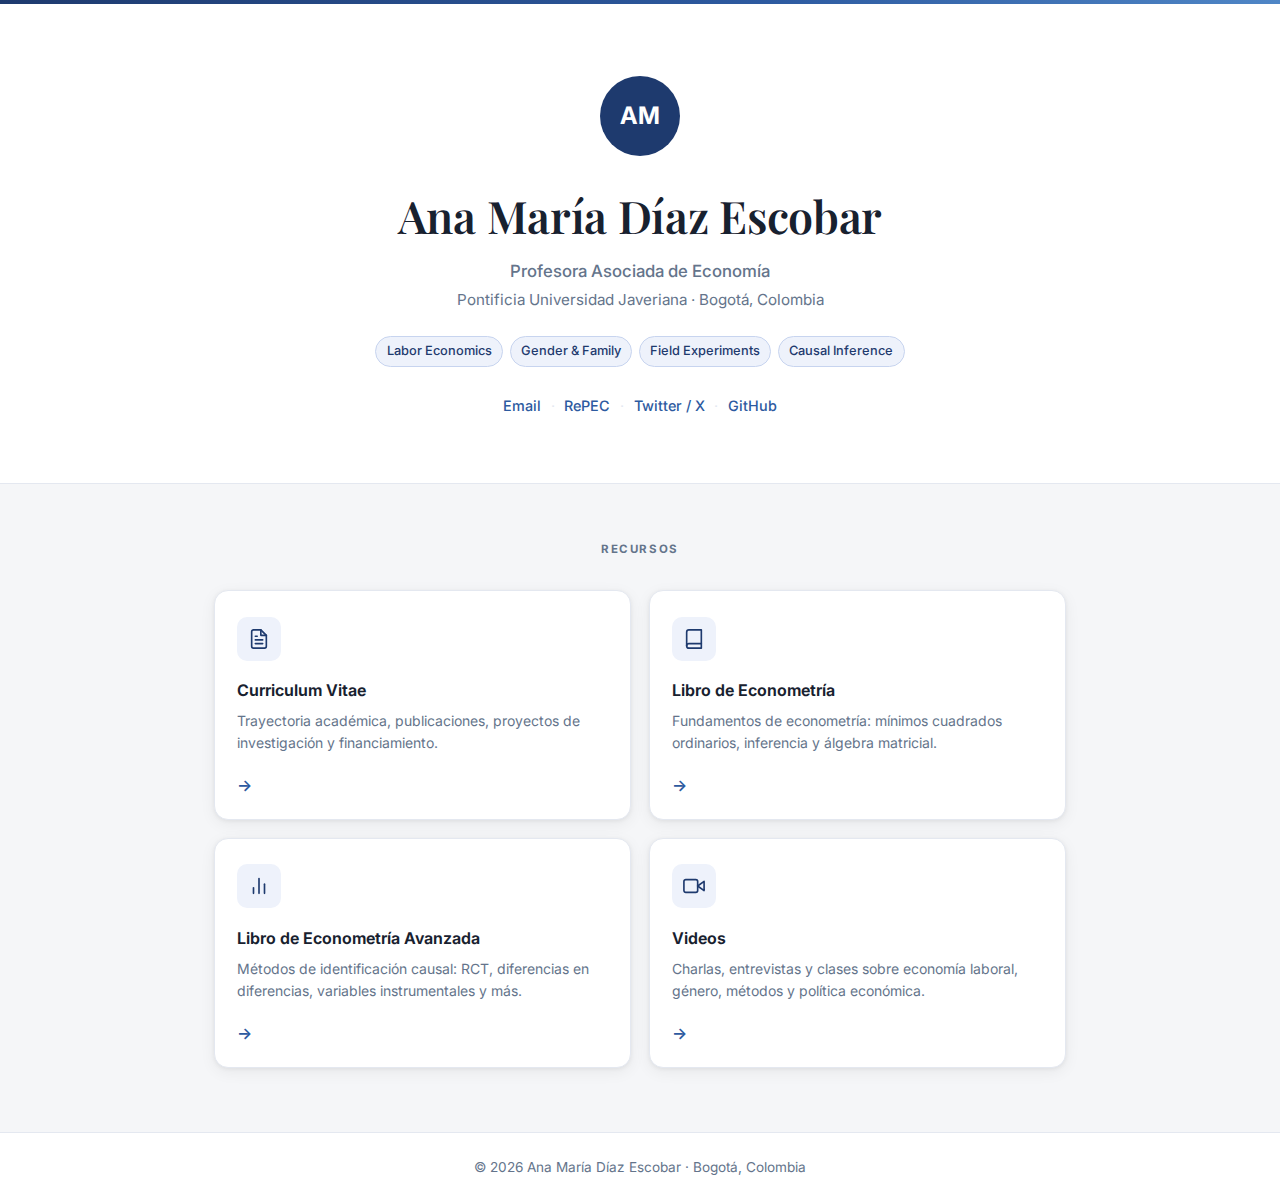
<file: index.html>
<!DOCTYPE html>
<html lang="es">
<head>
  <meta charset="UTF-8">
  <meta name="viewport" content="width=device-width, initial-scale=1.0">
  <meta name="description" content="Ana María Díaz Escobar — Economista, investigadora y profesora asociada en la Pontificia Universidad Javeriana.">
  <title>Ana María Díaz Escobar</title>
  <link rel="preconnect" href="https://fonts.googleapis.com">
  <link rel="preconnect" href="https://fonts.gstatic.com" crossorigin>
  <link href="https://fonts.googleapis.com/css2?family=Inter:wght@300;400;500;600;700&family=Playfair+Display:wght@400;600&display=swap" rel="stylesheet">
  <link rel="stylesheet" href="style.css">
</head>
<body>

  <div class="accent-bar"></div>

  <section class="hero">
    <div class="container">
      <div class="avatar">AM</div>
      <h1>Ana María Díaz Escobar</h1>
      <p class="role">Profesora Asociada de Economía</p>
      <p class="institution">Pontificia Universidad Javeriana &middot; Bogotá, Colombia</p>
      <div class="tags">
        <span class="tag">Labor Economics</span>
        <span class="tag">Gender &amp; Family</span>
        <span class="tag">Field Experiments</span>
        <span class="tag">Causal Inference</span>
      </div>
      <div class="social">
        <a href="mailto:a.diaze@javeriana.edu.co">Email</a>
        <span class="sep">·</span>
        <a href="https://ideas.repec.org/e/pdi179.html" target="_blank" rel="noopener">RePEC</a>
        <span class="sep">·</span>
        <a href="https://x.com/adiazescobar" target="_blank" rel="noopener">Twitter&nbsp;/&nbsp;X</a>
        <span class="sep">·</span>
        <a href="https://github.com/adiazescobar" target="_blank" rel="noopener">GitHub</a>
      </div>
    </div>
  </section>

  <section class="resources">
    <div class="container">
      <p class="section-label">Recursos</p>
      <div class="grid">

        <a href="https://adiazescobar.github.io/ana-maria-diaz-cv/" target="_blank" class="card">
          <div class="card-icon">
            <svg xmlns="http://www.w3.org/2000/svg" viewBox="0 0 24 24" fill="none" stroke="currentColor" stroke-width="1.8" stroke-linecap="round" stroke-linejoin="round">
              <path d="M14 2H6a2 2 0 0 0-2 2v16a2 2 0 0 0 2 2h12a2 2 0 0 0 2-2V8z"/><polyline points="14 2 14 8 20 8"/><line x1="16" y1="13" x2="8" y2="13"/><line x1="16" y1="17" x2="8" y2="17"/><polyline points="10 9 9 9 8 9"/>
            </svg>
          </div>
          <div class="card-body">
            <h2>Curriculum Vitae</h2>
            <p>Trayectoria académica, publicaciones, proyectos de investigación y financiamiento.</p>
          </div>
          <div class="card-arrow">→</div>
        </a>

        <a href="https://adiazescobar.github.io/libro-econometria/" target="_blank" class="card">
          <div class="card-icon">
            <svg xmlns="http://www.w3.org/2000/svg" viewBox="0 0 24 24" fill="none" stroke="currentColor" stroke-width="1.8" stroke-linecap="round" stroke-linejoin="round">
              <path d="M4 19.5A2.5 2.5 0 0 1 6.5 17H20"/><path d="M6.5 2H20v20H6.5A2.5 2.5 0 0 1 4 19.5v-15A2.5 2.5 0 0 1 6.5 2z"/>
            </svg>
          </div>
          <div class="card-body">
            <h2>Libro de Econometría</h2>
            <p>Fundamentos de econometría: mínimos cuadrados ordinarios, inferencia y álgebra matricial.</p>
          </div>
          <div class="card-arrow">→</div>
        </a>

        <a href="https://adiazescobar.github.io/libro_cortes/" target="_blank" class="card">
          <div class="card-icon">
            <svg xmlns="http://www.w3.org/2000/svg" viewBox="0 0 24 24" fill="none" stroke="currentColor" stroke-width="1.8" stroke-linecap="round" stroke-linejoin="round">
              <line x1="18" y1="20" x2="18" y2="10"/><line x1="12" y1="20" x2="12" y2="4"/><line x1="6" y1="20" x2="6" y2="14"/>
            </svg>
          </div>
          <div class="card-body">
            <h2>Libro de Econometría Avanzada</h2>
            <p>Métodos de identificación causal: RCT, diferencias en diferencias, variables instrumentales y más.</p>
          </div>
          <div class="card-arrow">→</div>
        </a>

        <a href="videos.html" class="card">
          <div class="card-icon">
            <svg xmlns="http://www.w3.org/2000/svg" viewBox="0 0 24 24" fill="none" stroke="currentColor" stroke-width="1.8" stroke-linecap="round" stroke-linejoin="round">
              <polygon points="23 7 16 12 23 17 23 7"/><rect x="1" y="5" width="15" height="14" rx="2" ry="2"/>
            </svg>
          </div>
          <div class="card-body">
            <h2>Videos</h2>
            <p>Charlas, entrevistas y clases sobre economía laboral, género, métodos y política económica.</p>
          </div>
          <div class="card-arrow">→</div>
        </a>

      </div>
    </div>
  </section>

  <footer>
    <div class="container">
      <p>&copy; 2026 Ana María Díaz Escobar &middot; Bogotá, Colombia</p>
    </div>
  </footer>

</body>
</html>
</file>
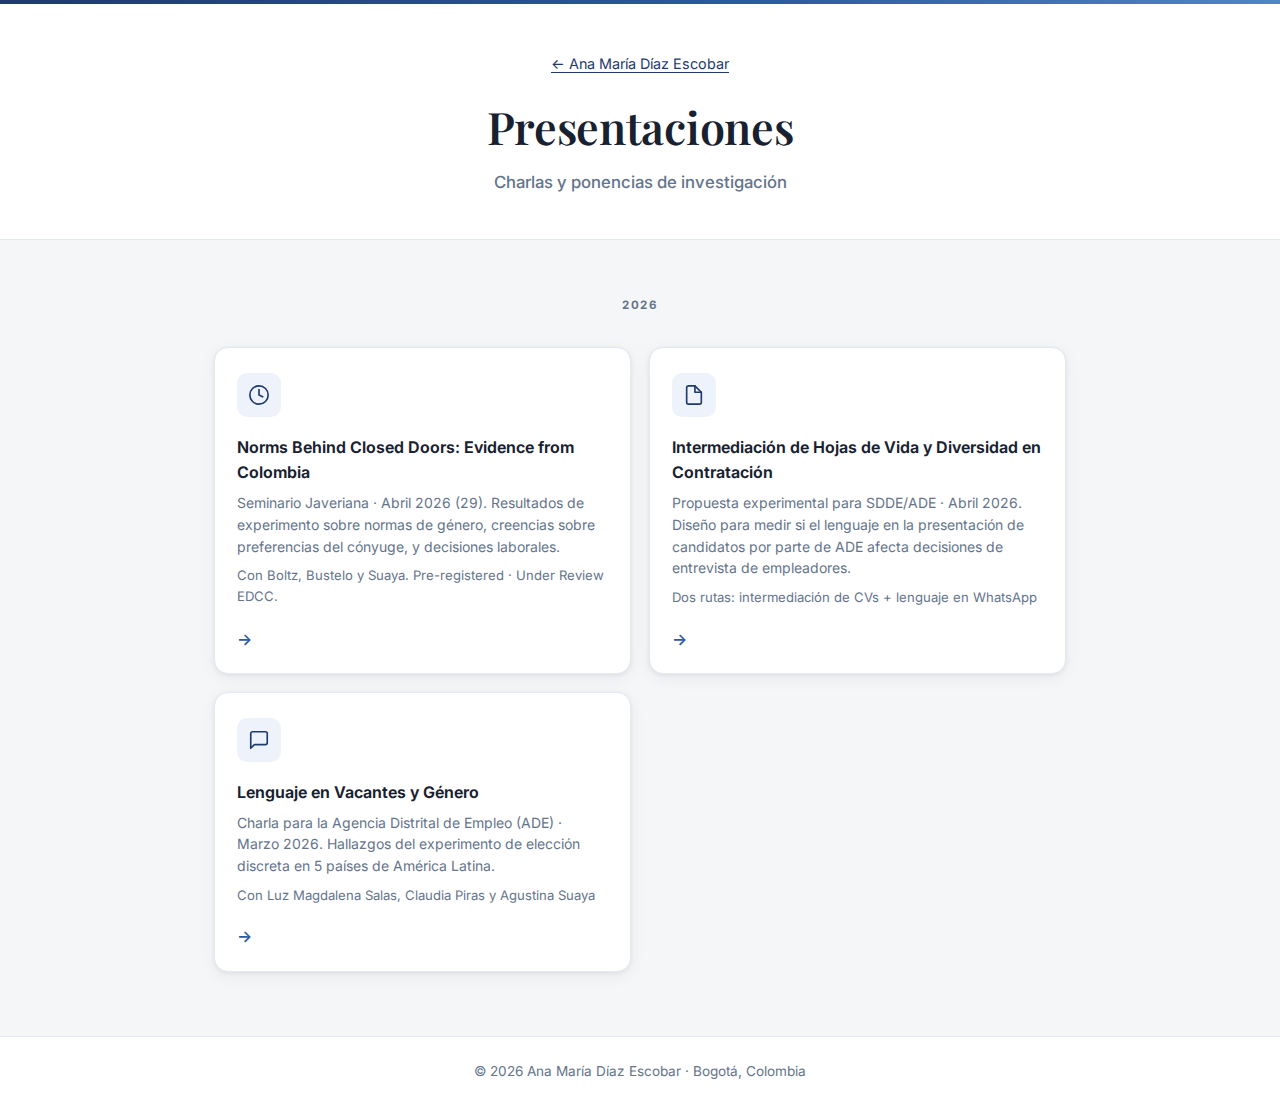
<file: presentaciones/index.html>
<!DOCTYPE html>
<html lang="es">
<head>
  <meta charset="UTF-8">
  <meta name="viewport" content="width=device-width, initial-scale=1.0">
  <meta name="description" content="Presentaciones de investigación — Ana María Díaz Escobar">
  <title>Presentaciones · Ana María Díaz Escobar</title>
  <link rel="preconnect" href="https://fonts.googleapis.com">
  <link rel="preconnect" href="https://fonts.gstatic.com" crossorigin>
  <link href="https://fonts.googleapis.com/css2?family=Inter:wght@300;400;500;600;700&family=Playfair+Display:wght@400;600&display=swap" rel="stylesheet">
  <link rel="stylesheet" href="../style.css">
</head>
<body>

  <div class="accent-bar"></div>

  <section class="hero" style="padding: 3rem 1.5rem 2.5rem;">
    <div class="container">
      <p style="font-size:0.9rem; margin-bottom:1rem;">
        <a href="../index.html" style="color:var(--accent); text-decoration:underline; text-underline-offset:3px;">← Ana María Díaz Escobar</a>
      </p>
      <h1>Presentaciones</h1>
      <p class="role" style="margin-top:0.4rem;">Charlas y ponencias de investigación</p>
    </div>
  </section>

  <section class="resources">
    <div class="container">
      <p class="section-label">2026</p>
      <div class="grid">

        <a href="norms-CLEAN-GRAPHS.html" class="card">
          <div class="card-icon">
            <svg xmlns="http://www.w3.org/2000/svg" viewBox="0 0 24 24" fill="none" stroke="currentColor" stroke-width="1.8" stroke-linecap="round" stroke-linejoin="round">
              <path d="M12 2C6.48 2 2 6.48 2 12s4.48 10 10 10 10-4.48 10-10S17.52 2 12 2z"/>
              <path d="M12 6v6l4 2"/>
            </svg>
          </div>
          <div class="card-body">
            <h2>Norms Behind Closed Doors: Evidence from Colombia</h2>
            <p>Seminario Javeriana · Abril 2026 (29). Resultados de experimento sobre normas de género, creencias sobre preferencias del cónyuge, y decisiones laborales.</p>
            <p style="font-size:0.82rem; color:var(--muted); margin-top:0.5rem;">Con Boltz, Bustelo y Suaya. Pre-registered · Under Review EDCC.</p>
          </div>
          <div class="card-arrow">→</div>
        </a>

        <a href="sdde-intermediacion-hojas-vida-experimento.html" class="card">
          <div class="card-icon">
            <svg xmlns="http://www.w3.org/2000/svg" viewBox="0 0 24 24" fill="none" stroke="currentColor" stroke-width="1.8" stroke-linecap="round" stroke-linejoin="round">
              <path d="M13 2H6a2 2 0 0 0-2 2v16a2 2 0 0 0 2 2h12a2 2 0 0 0 2-2V9z"/>
              <polyline points="13 2 13 9 20 9"/>
            </svg>
          </div>
          <div class="card-body">
            <h2>Intermediación de Hojas de Vida y Diversidad en Contratación</h2>
            <p>Propuesta experimental para SDDE/ADE · Abril 2026. Diseño para medir si el lenguaje en la presentación de candidatos por parte de ADE afecta decisiones de entrevista de empleadores.</p>
            <p style="font-size:0.82rem; color:var(--muted); margin-top:0.5rem;">Dos rutas: intermediación de CVs + lenguaje en WhatsApp</p>
          </div>
          <div class="card-arrow">→</div>
        </a>

        <a href="ade-lenguaje-vacantes.html" class="card">
          <div class="card-icon">
            <svg xmlns="http://www.w3.org/2000/svg" viewBox="0 0 24 24" fill="none" stroke="currentColor" stroke-width="1.8" stroke-linecap="round" stroke-linejoin="round">
              <path d="M21 15a2 2 0 0 1-2 2H7l-4 4V5a2 2 0 0 1 2-2h14a2 2 0 0 1 2 2z"/>
            </svg>
          </div>
          <div class="card-body">
            <h2>Lenguaje en Vacantes y Género</h2>
            <p>Charla para la Agencia Distrital de Empleo (ADE) · Marzo 2026. Hallazgos del experimento de elección discreta en 5 países de América Latina.</p>
            <p style="font-size:0.82rem; color:var(--muted); margin-top:0.5rem;">Con Luz Magdalena Salas, Claudia Piras y Agustina Suaya</p>
          </div>
          <div class="card-arrow">→</div>
        </a>

      </div>
    </div>
  </section>

  <footer>
    <div class="container">
      <p>&copy; 2026 Ana María Díaz Escobar &middot; Bogotá, Colombia</p>
    </div>
  </footer>

</body>
</html>
</file>
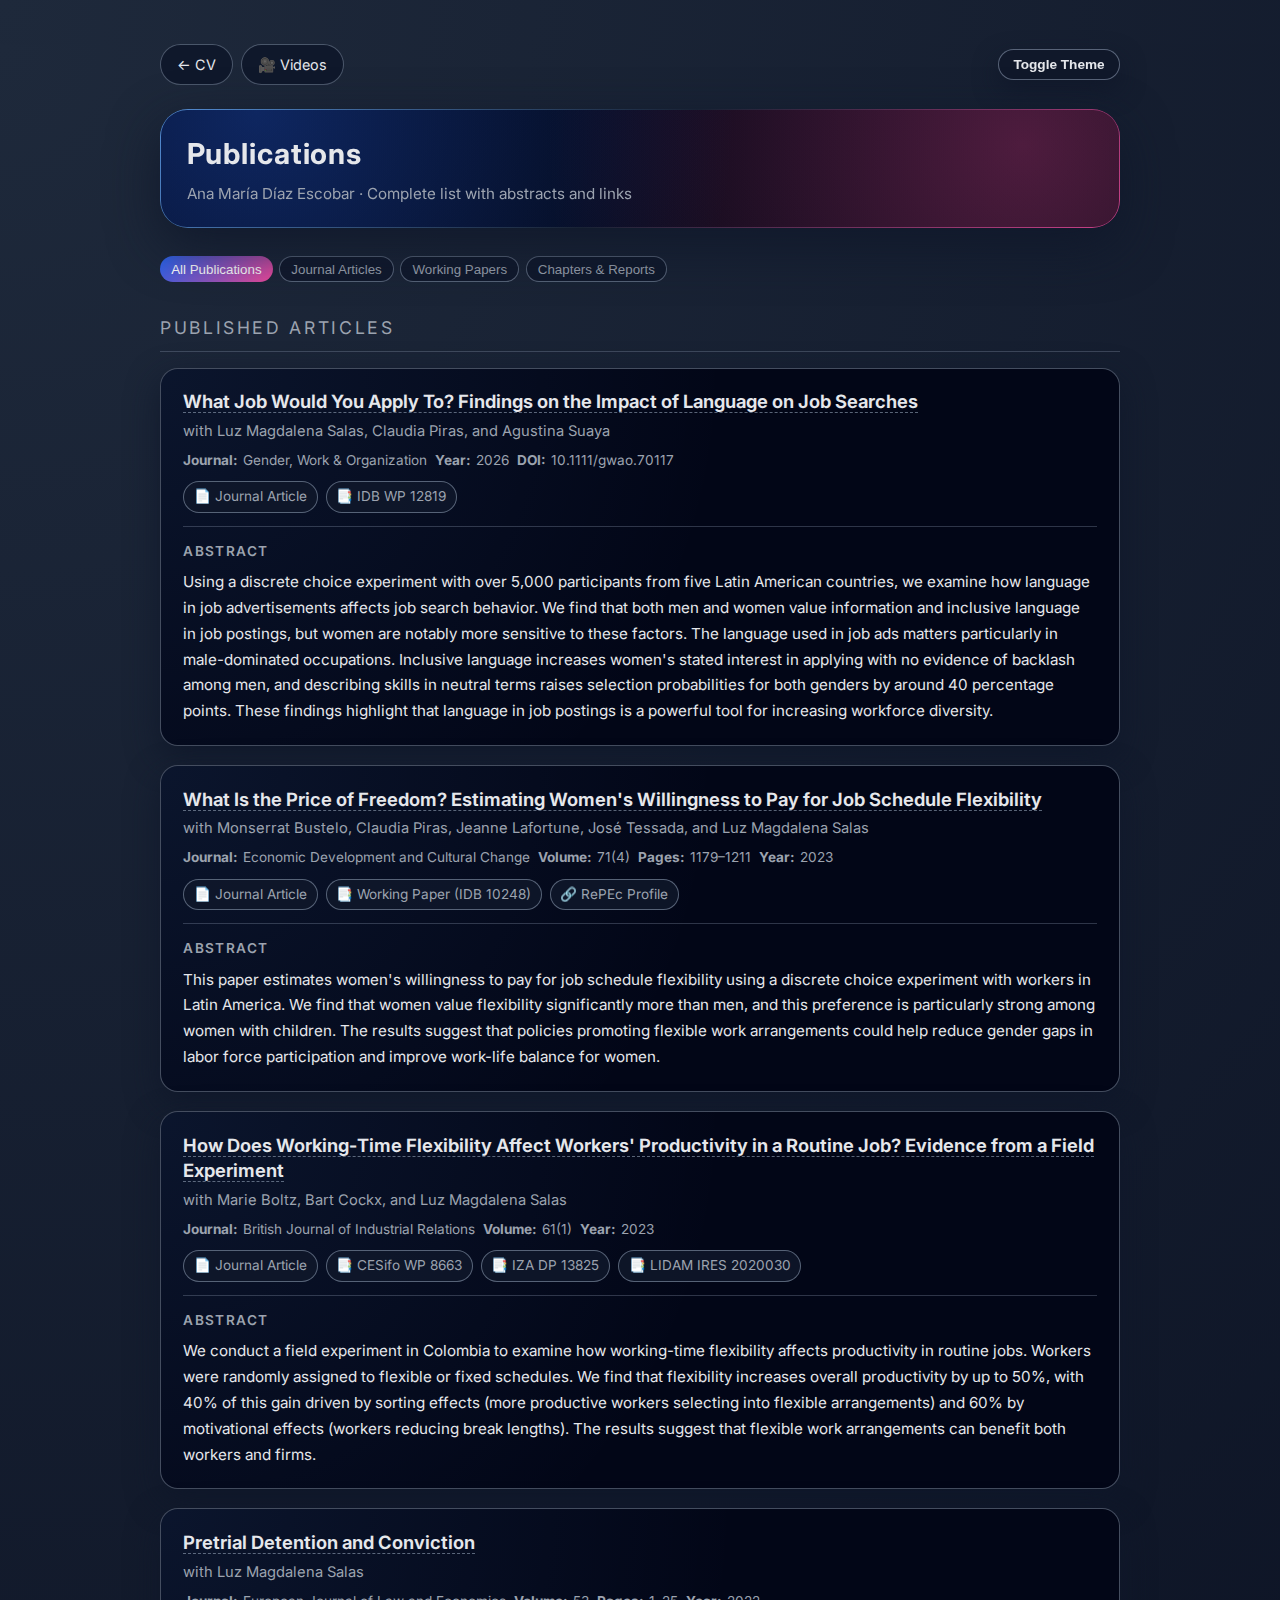
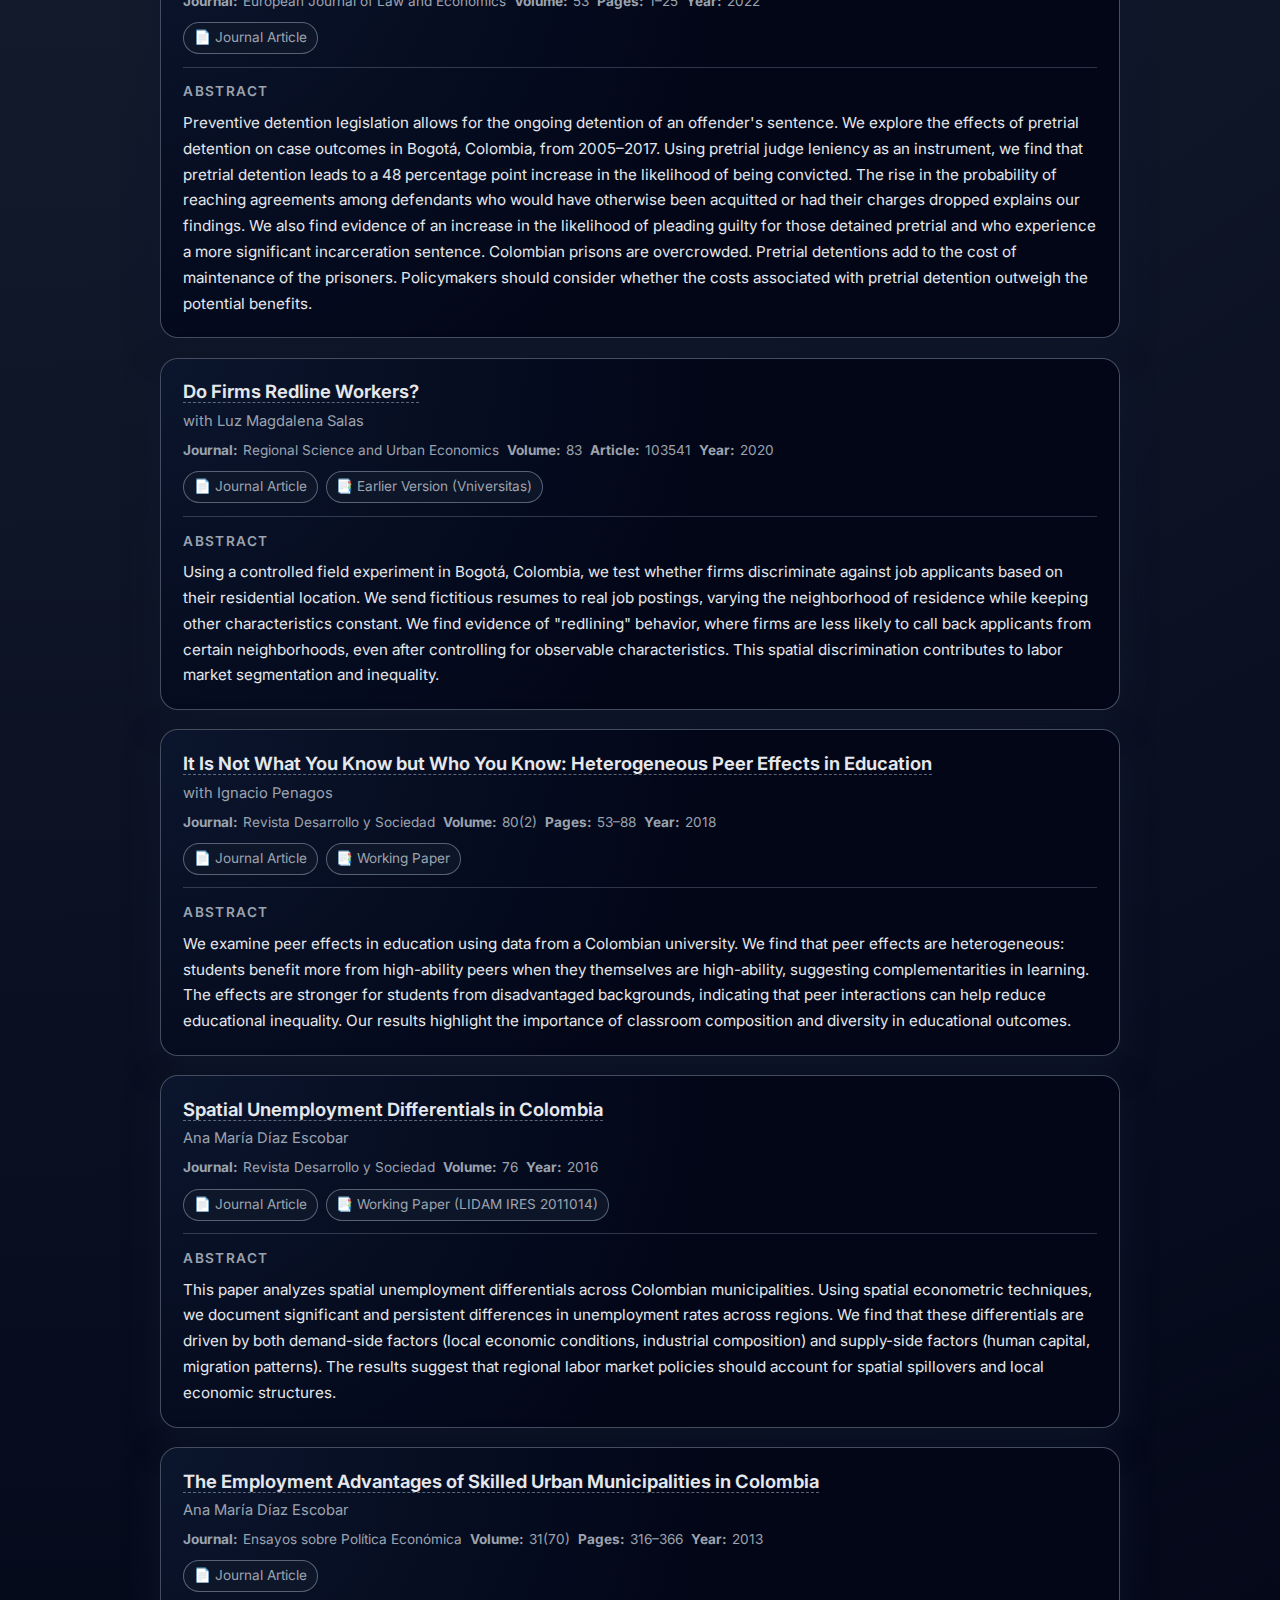
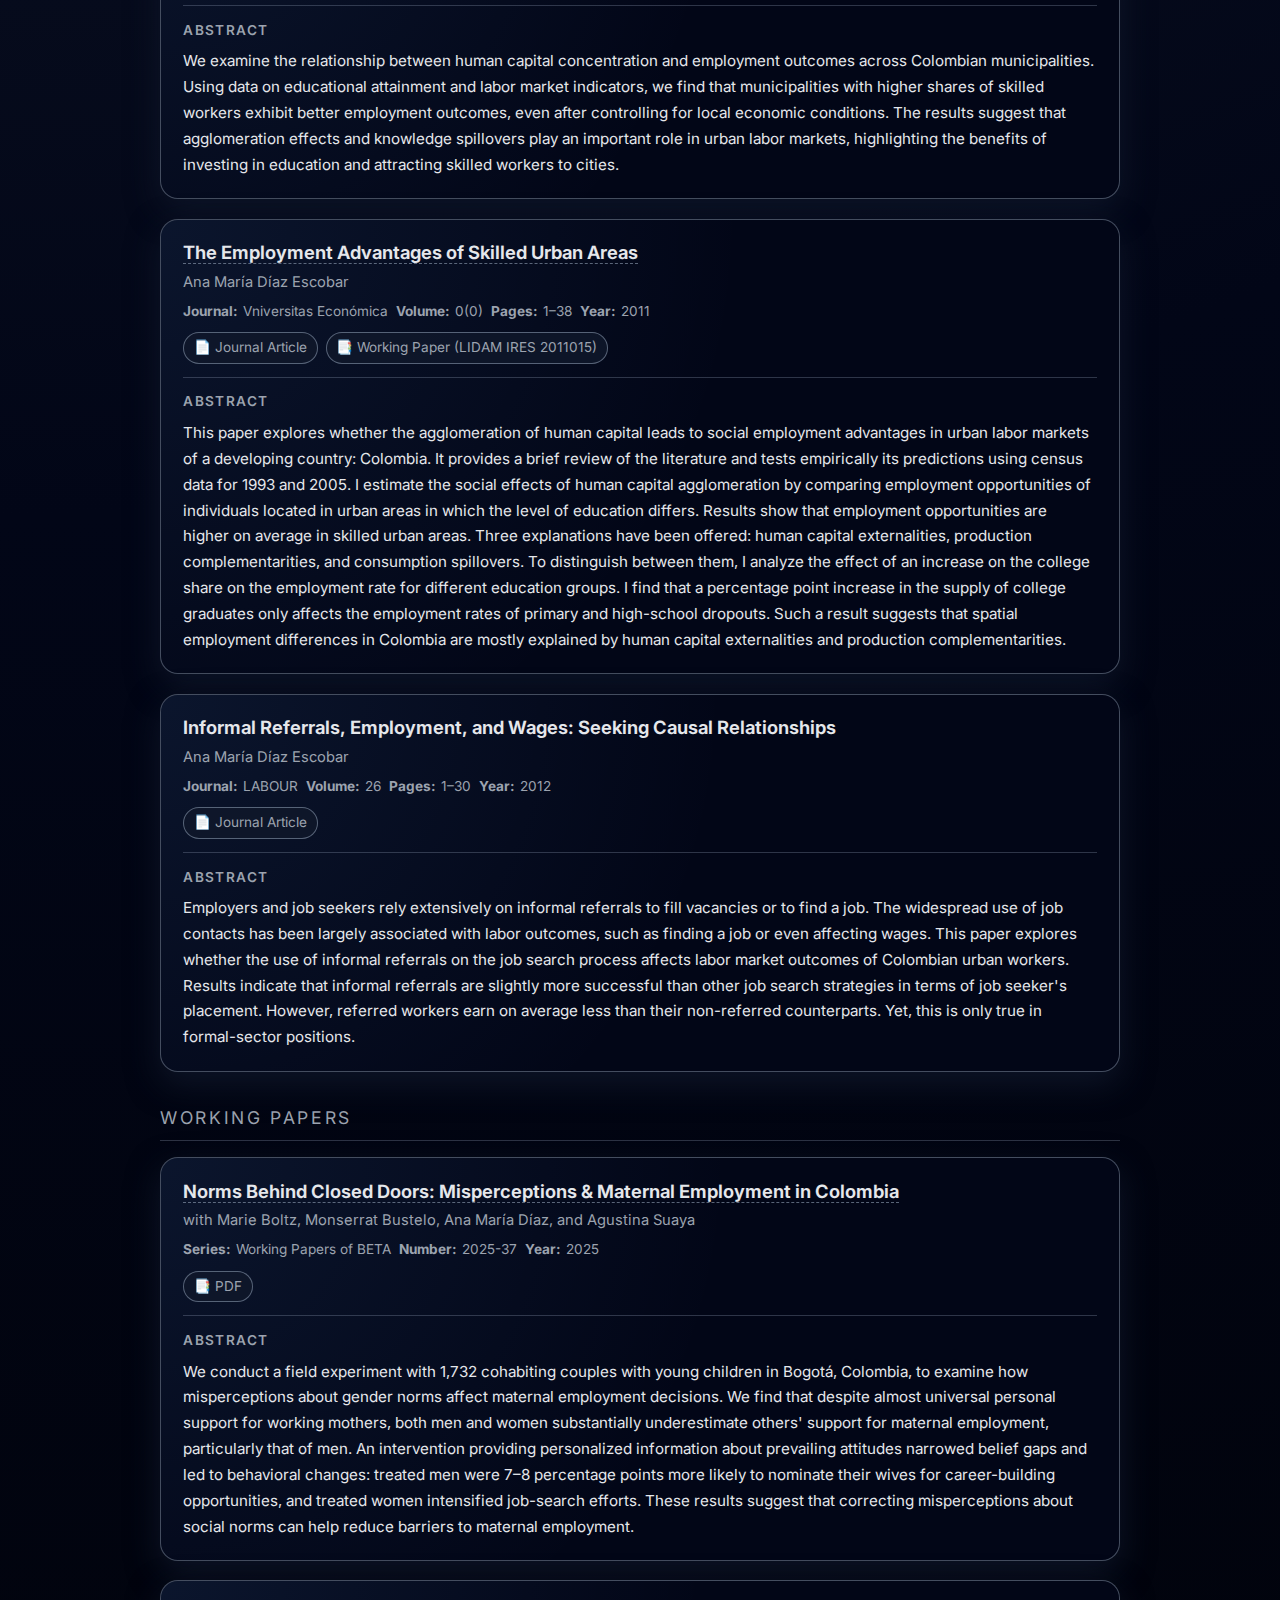
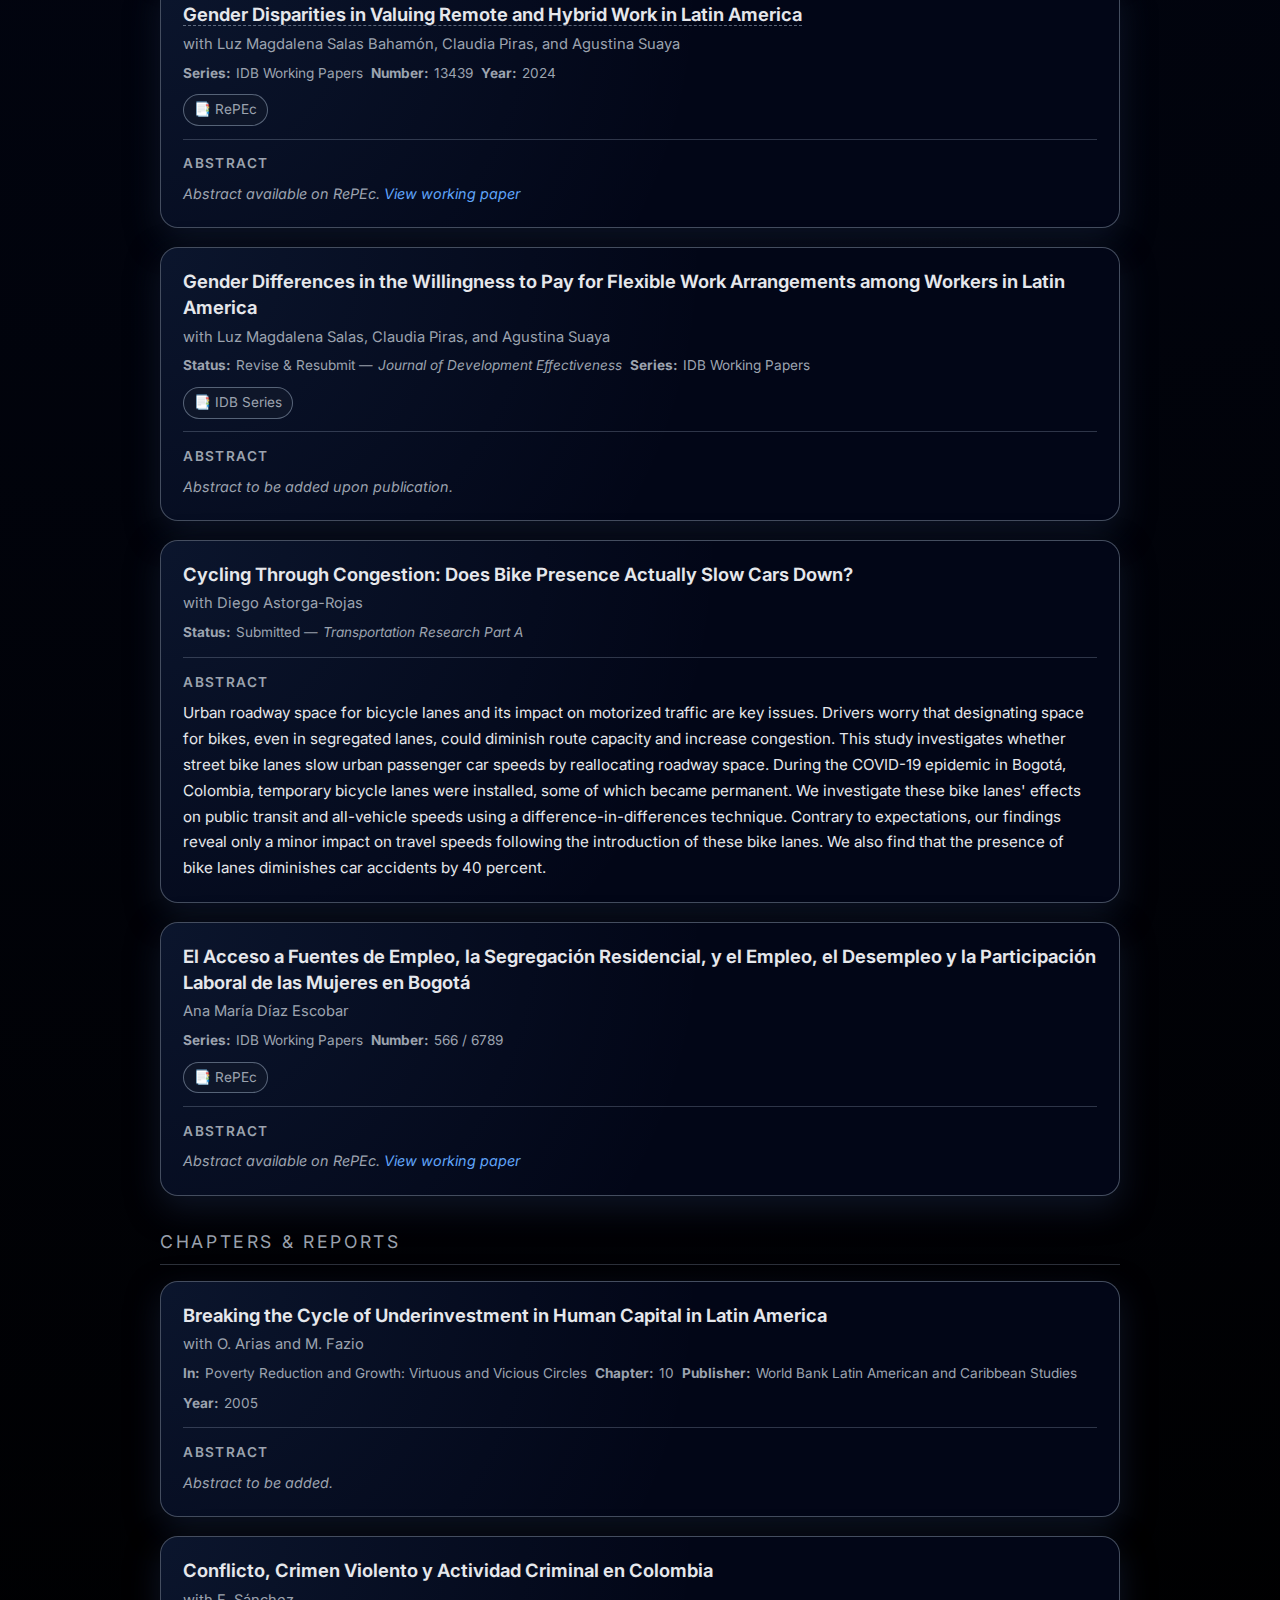
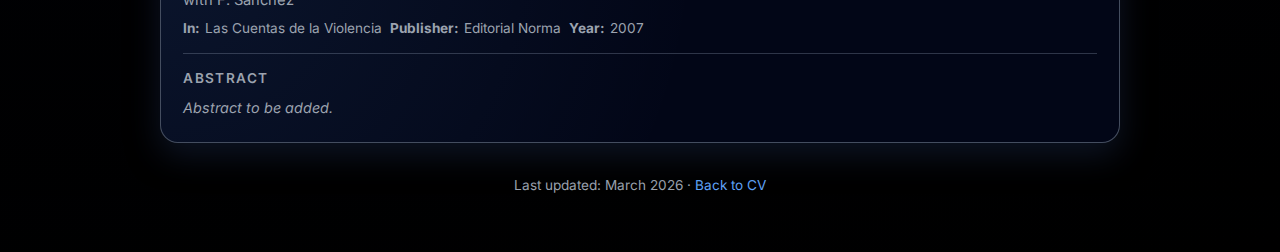
<file: publications.html>
<!doctype html>
<html lang="en">
<head>
  <meta charset="utf-8" />
  <meta name="viewport" content="width=device-width, initial-scale=1" />
  <title>Publications — Ana María Díaz Escobar</title>
  <meta name="description" content="Complete list of publications by Ana María Díaz Escobar with abstracts and links." />
  <link rel="preconnect" href="https://fonts.googleapis.com">
  <link rel="preconnect" href="https://fonts.gstatic.com" crossorigin>
  <link href="https://fonts.googleapis.com/css2?family=Inter:wght@300;400;500;600;700&family=Crimson+Pro:wght@400;600&display=swap" rel="stylesheet">
  <style>
    :root{
      --bg: #050816;
      --bg-soft: radial-gradient(circle at top left,#1e293b,#020617 55%,#000 100%);
      --card: #020617;
      --ink: #e5e7eb;
      --muted: #9ca3af;
      --accent: #60a5fa;
      --accent-2: #e879f9;
      --accent-soft: rgba(96,165,250,.12);
      --border: rgba(148, 163, 184, 0.45);
      --shadow: 0 18px 50px rgba(15,23,42,.85);
      --radius-lg: 22px;
      --radius-md: 18px;
      scroll-behavior: smooth;
    }

    [data-theme="light"]{
      --bg:#f5f7fb;
      --bg-soft: radial-gradient(circle at top left,#e5edff,#f9fafb 55%,#ffffff 100%);
      --card:#ffffff;
      --ink:#020617;
      --muted:#6b7280;
      --accent:#1d4ed8;
      --accent-2:#ea580c;
      --accent-soft: rgba(59,130,246,.08);
      --border: #d1d5db;
      --shadow: 0 14px 40px rgba(148,163,184,.55);
    }

    *{box-sizing:border-box}
    html,body{
      margin:0;padding:0;background:var(--bg-soft);color:var(--ink);
      font-family:Inter,system-ui,-apple-system,"Segoe UI",Roboto,Helvetica,Arial,sans-serif;
      line-height:1.6;
    }
    a{color:var(--accent);text-decoration:none}
    a:hover{text-decoration:underline}
    .page{
      max-width:1000px;margin:2.75rem auto 3.5rem;
      padding:0 1.25rem;
    }

    .header-bar{
      display:flex;justify-content:space-between;align-items:center;
      margin-bottom:1.5rem;flex-wrap:wrap;gap:1rem;
    }
    .back-link{
      display:inline-flex;align-items:center;gap:.4rem;
      padding:.5rem 1rem;border-radius:999px;
      border:1px solid var(--border);
      background:rgba(15,23,42,.95);
      color:var(--ink);font-size:.9rem;
      text-decoration:none;
    }
    .back-link:hover{background:var(--accent-soft);text-decoration:none}

    .hero-shell{
      position:relative;
      border-radius:28px;
      padding:1px;
      background:linear-gradient(135deg,rgba(96,165,250,.8),rgba(248,250,252,0),rgba(236,72,153,.85));
      box-shadow:var(--shadow);
      margin-bottom:1.75rem;
      overflow:hidden;
    }
    .hero{
      background:radial-gradient(circle at 10% 0%,rgba(37,99,235,.35),transparent 55%),
                 radial-gradient(circle at 90% 30%,rgba(236,72,153,.32),transparent 55%),
                 linear-gradient(135deg,#020617,#030712);
      border-radius:26px;
      padding:1.3rem 1.6rem;
      position:relative;
    }
    .hero h1{
      margin:0 0 .3rem;font-size:1.8rem;letter-spacing:.03em;
    }
    .hero p{
      margin:0;color:var(--muted);font-size:.95rem;
    }

    .card{
      background:var(--card);
      border:1px solid var(--border);
      border-radius:var(--radius-md);
      box-shadow:0 12px 32px rgba(15,23,42,.85);
      padding:1.3rem 1.4rem;
      margin-bottom:1.2rem;
      position:relative;
      overflow:hidden;
    }
    .card::before{
      content:"";position:absolute;inset:0;
      background:radial-gradient(circle at 0 0,rgba(96,165,250,.16),transparent 55%);
      pointer-events:none;opacity:.6;
    }
    .card > *{position:relative;z-index:1}

    .pub-header{
      margin-bottom:.6rem;
    }
    .pub-title{
      font-size:1.15rem;font-weight:650;margin-bottom:.3rem;
      line-height:1.4;
    }
    .pub-title a{
      color:inherit;text-decoration:none;border-bottom:1px dashed rgba(148,163,184,.6);
    }
    .pub-title a:hover{color:var(--accent);border-bottom-style:solid}
    .pub-authors{
      color:var(--muted);font-size:.92rem;margin-bottom:.4rem;
    }
    .pub-meta{
      display:flex;flex-wrap:wrap;gap:.5rem;font-size:.85rem;color:var(--muted);
      margin-bottom:.6rem;
    }
    .pub-meta-item{
      display:flex;align-items:center;gap:.3rem;
    }
    .pub-links{
      display:flex;flex-wrap:wrap;gap:.5rem;margin-bottom:.8rem;
      font-size:.85rem;
    }
    .pub-link{
      padding:.25rem .6rem;border-radius:999px;
      border:1px solid rgba(148,163,184,.55);
      background:rgba(15,23,42,.85);
      color:var(--muted);
      text-decoration:none;
      display:inline-flex;align-items:center;gap:.3rem;
    }
    .pub-link:hover{
      background:var(--accent-soft);
      color:var(--accent);
      border-color:var(--accent);
      text-decoration:none;
    }
    .pub-abstract{
      margin-top:.8rem;padding-top:.8rem;
      border-top:1px solid rgba(148,163,184,.3);
      color:var(--ink);
      line-height:1.7;
    }
    .pub-abstract-title{
      font-weight:600;margin-bottom:.4rem;color:var(--muted);
      font-size:.85rem;text-transform:uppercase;letter-spacing:.1em;
    }
    .pub-abstract-text{
      font-size:.95rem;
    }
    .pub-abstract-placeholder{
      color:var(--muted);font-style:italic;font-size:.9rem;
    }

    .section-header{
      margin:2rem 0 1rem;font-size:1.1rem;
      text-transform:uppercase;letter-spacing:.15em;
      color:var(--muted);
      padding-bottom:.5rem;
      border-bottom:1px solid rgba(148,163,184,.3);
    }

    .filter-bar{
      display:flex;flex-wrap:wrap;gap:.4rem;margin-bottom:1rem;
      font-size:.85rem;
    }
    .filter-pill{
      border-radius:999px;
      border:1px solid rgba(148,163,184,.55);
      padding:.3rem .7rem;
      cursor:pointer;
      color:var(--muted);
      background:rgba(15,23,42,.85);
      transition:all .2s;
    }
    .filter-pill.active{
      background:linear-gradient(135deg,#2563eb,#ec4899);
      border:none;
      color:white;
    }
    .pub[data-type]{transition:opacity .2s,transform .2s;}
    .pub.hidden{opacity:.2;transform:scale(.98);pointer-events:none;}

    .btn{
      border-radius:999px;border:1px solid rgba(148,163,184,.55);
      background:rgba(15,23,42,.9);color:var(--ink);
      padding:.45rem .9rem;font-size:.85rem;font-weight:600;
      display:inline-flex;align-items:center;gap:.35rem;
      cursor:pointer;box-shadow:0 10px 25px rgba(15,23,42,.7);
      backdrop-filter:blur(14px);
    }
    .btn:hover{filter:brightness(1.03)}

    @media (max-width:700px){
      .page{padding:0 1rem}
      .card{padding:1rem 1.1rem}
      .pub-title{font-size:1.05rem}
    }

    @media print{
      body{background:#ffffff}
      .header-bar,.filter-bar{display:none}
      .card{page-break-inside:avoid;box-shadow:none;border-color:#d1d5db}
      a{text-decoration:none;color:inherit}
    }
  </style>
  <script>
    const preferred = localStorage.getItem('theme');
    if(preferred){ document.documentElement.setAttribute('data-theme', preferred); }
  </script>
</head>
<body>
  <div class="page">
    <div class="header-bar">
      <div style="display:flex;gap:.5rem;flex-wrap:wrap;">
        <a href="index.html" class="back-link">← CV</a>
        <a href="videos-econometria.html" class="back-link">🎥 Videos</a>
      </div>
      <button class="btn" onclick="toggleTheme()">Toggle Theme</button>
    </div>

    <header class="hero-shell">
      <div class="hero">
        <h1>Publications</h1>
        <p>Ana María Díaz Escobar · Complete list with abstracts and links</p>
      </div>
    </header>

    <div class="filter-bar">
      <button class="filter-pill active" data-filter="all">All Publications</button>
      <button class="filter-pill" data-filter="journal">Journal Articles</button>
      <button class="filter-pill" data-filter="wp">Working Papers</button>
      <button class="filter-pill" data-filter="chapter">Chapters & Reports</button>
    </div>

    <div class="section-header">Published Articles</div>

    <article class="card pub" data-type="journal wp">
      <div class="pub-header">
        <div class="pub-title">
          <a href="https://onlinelibrary.wiley.com/doi/10.1111/gwao.70117" target="_blank" rel="noopener">
            What Job Would You Apply To? Findings on the Impact of Language on Job Searches
          </a>
        </div>
        <div class="pub-authors">
          with Luz Magdalena Salas, Claudia Piras, and Agustina Suaya
        </div>
        <div class="pub-meta">
          <span class="pub-meta-item"><strong>Journal:</strong> Gender, Work &amp; Organization</span>
          <span class="pub-meta-item"><strong>Year:</strong> 2026</span>
          <span class="pub-meta-item"><strong>DOI:</strong> 10.1111/gwao.70117</span>
        </div>
        <div class="pub-links">
          <a href="https://onlinelibrary.wiley.com/doi/10.1111/gwao.70117" target="_blank" rel="noopener" class="pub-link">📄 Journal Article</a>
          <a href="https://ideas.repec.org/p/idb/brikps/12819.html" target="_blank" rel="noopener" class="pub-link">📑 IDB WP 12819</a>
        </div>
      </div>
      <div class="pub-abstract">
        <div class="pub-abstract-title">Abstract</div>
        <div class="pub-abstract-text">
          Using a discrete choice experiment with over 5,000 participants from five Latin American countries, we examine how language in job advertisements affects job search behavior. We find that both men and women value information and inclusive language in job postings, but women are notably more sensitive to these factors. The language used in job ads matters particularly in male-dominated occupations. Inclusive language increases women's stated interest in applying with no evidence of backlash among men, and describing skills in neutral terms raises selection probabilities for both genders by around 40 percentage points. These findings highlight that language in job postings is a powerful tool for increasing workforce diversity.
        </div>
      </div>
    </article>

    <article class="card pub" data-type="journal wp">
      <div class="pub-header">
        <div class="pub-title">
          <a href="https://ideas.repec.org/a/ucp/ecdecc/doi10.1086-718645.html" target="_blank" rel="noopener">
            What Is the Price of Freedom? Estimating Women's Willingness to Pay for Job Schedule Flexibility
          </a>
        </div>
        <div class="pub-authors">
          with Monserrat Bustelo, Claudia Piras, Jeanne Lafortune, José Tessada, and Luz Magdalena Salas
        </div>
        <div class="pub-meta">
          <span class="pub-meta-item"><strong>Journal:</strong> Economic Development and Cultural Change</span>
          <span class="pub-meta-item"><strong>Volume:</strong> 71(4)</span>
          <span class="pub-meta-item"><strong>Pages:</strong> 1179–1211</span>
          <span class="pub-meta-item"><strong>Year:</strong> 2023</span>
        </div>
        <div class="pub-links">
          <a href="https://ideas.repec.org/a/ucp/ecdecc/doi10.1086-718645.html" target="_blank" rel="noopener" class="pub-link">📄 Journal Article</a>
          <a href="https://ideas.repec.org/p/idb/brikps/10248.html" target="_blank" rel="noopener" class="pub-link">📑 Working Paper (IDB 10248)</a>
          <a href="https://ideas.repec.org/e/pdi179.html" target="_blank" rel="noopener" class="pub-link">🔗 RePEc Profile</a>
        </div>
      </div>
      <div class="pub-abstract">
        <div class="pub-abstract-title">Abstract</div>
        <div class="pub-abstract-text">
          This paper estimates women's willingness to pay for job schedule flexibility using a discrete choice experiment with workers in Latin America. We find that women value flexibility significantly more than men, and this preference is particularly strong among women with children. The results suggest that policies promoting flexible work arrangements could help reduce gender gaps in labor force participation and improve work-life balance for women.
        </div>
      </div>
    </article>

    <article class="card pub" data-type="journal wp">
      <div class="pub-header">
        <div class="pub-title">
          <a href="https://ideas.repec.org/a/bla/brjirl/v61y2023i1p159-187.html" target="_blank" rel="noopener">
            How Does Working‑Time Flexibility Affect Workers' Productivity in a Routine Job? Evidence from a Field Experiment
          </a>
        </div>
        <div class="pub-authors">
          with Marie Boltz, Bart Cockx, and Luz Magdalena Salas
        </div>
        <div class="pub-meta">
          <span class="pub-meta-item"><strong>Journal:</strong> British Journal of Industrial Relations</span>
          <span class="pub-meta-item"><strong>Volume:</strong> 61(1)</span>
          <span class="pub-meta-item"><strong>Year:</strong> 2023</span>
        </div>
        <div class="pub-links">
          <a href="https://ideas.repec.org/a/bla/brjirl/v61y2023i1p159-187.html" target="_blank" rel="noopener" class="pub-link">📄 Journal Article</a>
          <a href="https://ideas.repec.org/p/ces/ceswps/_8663.html" target="_blank" rel="noopener" class="pub-link">📑 CESifo WP 8663</a>
          <a href="https://ideas.repec.org/p/iza/izadps/dp13825.html" target="_blank" rel="noopener" class="pub-link">📑 IZA DP 13825</a>
          <a href="https://ideas.repec.org/p/ctl/louvir/2020030.html" target="_blank" rel="noopener" class="pub-link">📑 LIDAM IRES 2020030</a>
        </div>
      </div>
      <div class="pub-abstract">
        <div class="pub-abstract-title">Abstract</div>
        <div class="pub-abstract-text">
          We conduct a field experiment in Colombia to examine how working-time flexibility affects productivity in routine jobs. Workers were randomly assigned to flexible or fixed schedules. We find that flexibility increases overall productivity by up to 50%, with 40% of this gain driven by sorting effects (more productive workers selecting into flexible arrangements) and 60% by motivational effects (workers reducing break lengths). The results suggest that flexible work arrangements can benefit both workers and firms.
        </div>
      </div>
    </article>

    <article class="card pub" data-type="journal">
      <div class="pub-header">
        <div class="pub-title">
          <a href="https://doi.org/10.1007/s10657-021-09723-4" target="_blank" rel="noopener">
            Pretrial Detention and Conviction
          </a>
        </div>
        <div class="pub-authors">
          with Luz Magdalena Salas
        </div>
        <div class="pub-meta">
          <span class="pub-meta-item"><strong>Journal:</strong> European Journal of Law and Economics</span>
          <span class="pub-meta-item"><strong>Volume:</strong> 53</span>
          <span class="pub-meta-item"><strong>Pages:</strong> 1–25</span>
          <span class="pub-meta-item"><strong>Year:</strong> 2022</span>
        </div>
        <div class="pub-links">
          <a href="https://doi.org/10.1007/s10657-021-09723-4" target="_blank" rel="noopener" class="pub-link">📄 Journal Article</a>
        </div>
      </div>
      <div class="pub-abstract">
        <div class="pub-abstract-title">Abstract</div>
        <div class="pub-abstract-text">
          Preventive detention legislation allows for the ongoing detention of an offender's sentence. We explore the effects of pretrial detention on case outcomes in Bogotá, Colombia, from 2005–2017. Using pretrial judge leniency as an instrument, we find that pretrial detention leads to a 48 percentage point increase in the likelihood of being convicted. The rise in the probability of reaching agreements among defendants who would have otherwise been acquitted or had their charges dropped explains our findings. We also find evidence of an increase in the likelihood of pleading guilty for those detained pretrial and who experience a more significant incarceration sentence. Colombian prisons are overcrowded. Pretrial detentions add to the cost of maintenance of the prisoners. Policymakers should consider whether the costs associated with pretrial detention outweigh the potential benefits.
        </div>
      </div>
    </article>

    <article class="card pub" data-type="journal">
      <div class="pub-header">
        <div class="pub-title">
          <a href="https://ideas.repec.org/a/eee/regeco/v83y2020ics0166046219302637.html" target="_blank" rel="noopener">
            Do Firms Redline Workers?
          </a>
        </div>
        <div class="pub-authors">
          with Luz Magdalena Salas
        </div>
        <div class="pub-meta">
          <span class="pub-meta-item"><strong>Journal:</strong> Regional Science and Urban Economics</span>
          <span class="pub-meta-item"><strong>Volume:</strong> 83</span>
          <span class="pub-meta-item"><strong>Article:</strong> 103541</span>
          <span class="pub-meta-item"><strong>Year:</strong> 2020</span>
        </div>
        <div class="pub-links">
          <a href="https://ideas.repec.org/a/eee/regeco/v83y2020ics0166046219302637.html" target="_blank" rel="noopener" class="pub-link">📄 Journal Article</a>
          <a href="https://ideas.repec.org/a/col/000416/017218.html" target="_blank" rel="noopener" class="pub-link">📑 Earlier Version (Vniversitas)</a>
        </div>
      </div>
      <div class="pub-abstract">
        <div class="pub-abstract-title">Abstract</div>
        <div class="pub-abstract-text">
          Using a controlled field experiment in Bogotá, Colombia, we test whether firms discriminate against job applicants based on their residential location. We send fictitious resumes to real job postings, varying the neighborhood of residence while keeping other characteristics constant. We find evidence of "redlining" behavior, where firms are less likely to call back applicants from certain neighborhoods, even after controlling for observable characteristics. This spatial discrimination contributes to labor market segmentation and inequality.
        </div>
      </div>
    </article>

    <article class="card pub" data-type="journal wp">
      <div class="pub-header">
        <div class="pub-title">
          <a href="https://ideas.repec.org/a/col/000090/016107.html" target="_blank" rel="noopener">
            It Is Not What You Know but Who You Know: Heterogeneous Peer Effects in Education
          </a>
        </div>
        <div class="pub-authors">
          with Ignacio Penagos
        </div>
        <div class="pub-meta">
          <span class="pub-meta-item"><strong>Journal:</strong> Revista Desarrollo y Sociedad</span>
          <span class="pub-meta-item"><strong>Volume:</strong> 80(2)</span>
          <span class="pub-meta-item"><strong>Pages:</strong> 53–88</span>
          <span class="pub-meta-item"><strong>Year:</strong> 2018</span>
        </div>
        <div class="pub-links">
          <a href="https://ideas.repec.org/a/col/000090/016107.html" target="_blank" rel="noopener" class="pub-link">📄 Journal Article</a>
          <a href="https://ideas.repec.org/p/col/000108/015304.html" target="_blank" rel="noopener" class="pub-link">📑 Working Paper</a>
        </div>
      </div>
      <div class="pub-abstract">
        <div class="pub-abstract-title">Abstract</div>
        <div class="pub-abstract-text">
          We examine peer effects in education using data from a Colombian university. We find that peer effects are heterogeneous: students benefit more from high-ability peers when they themselves are high-ability, suggesting complementarities in learning. The effects are stronger for students from disadvantaged backgrounds, indicating that peer interactions can help reduce educational inequality. Our results highlight the importance of classroom composition and diversity in educational outcomes.
        </div>
      </div>
    </article>

    <article class="card pub" data-type="journal wp">
      <div class="pub-header">
        <div class="pub-title">
          <a href="https://ideas.repec.org/a/col/000090/014290.html" target="_blank" rel="noopener">
            Spatial Unemployment Differentials in Colombia
          </a>
        </div>
        <div class="pub-authors">
          Ana María Díaz Escobar
        </div>
        <div class="pub-meta">
          <span class="pub-meta-item"><strong>Journal:</strong> Revista Desarrollo y Sociedad</span>
          <span class="pub-meta-item"><strong>Volume:</strong> 76</span>
          <span class="pub-meta-item"><strong>Year:</strong> 2016</span>
        </div>
        <div class="pub-links">
          <a href="https://ideas.repec.org/a/col/000090/014290.html" target="_blank" rel="noopener" class="pub-link">📄 Journal Article</a>
          <a href="https://ideas.repec.org/p/ctl/louvir/2011014.html" target="_blank" rel="noopener" class="pub-link">📑 Working Paper (LIDAM IRES 2011014)</a>
        </div>
      </div>
      <div class="pub-abstract">
        <div class="pub-abstract-title">Abstract</div>
               <div class="pub-abstract-text">
          This paper analyzes spatial unemployment differentials across Colombian municipalities. Using spatial econometric techniques, we document significant and persistent differences in unemployment rates across regions. We find that these differentials are driven by both demand-side factors (local economic conditions, industrial composition) and supply-side factors (human capital, migration patterns). The results suggest that regional labor market policies should account for spatial spillovers and local economic structures.
        </div>
      </div>
    </article>

    <article class="card pub" data-type="journal wp">
      <div class="pub-header">
        <div class="pub-title">
          <a href="https://ideas.repec.org/a/bdr/ensayo/v31y2013i70p316-366.html" target="_blank" rel="noopener">
            The Employment Advantages of Skilled Urban Municipalities in Colombia
          </a>
        </div>
        <div class="pub-authors">
          Ana María Díaz Escobar
        </div>
        <div class="pub-meta">
          <span class="pub-meta-item"><strong>Journal:</strong> Ensayos sobre Política Económica</span>
          <span class="pub-meta-item"><strong>Volume:</strong> 31(70)</span>
          <span class="pub-meta-item"><strong>Pages:</strong> 316–366</span>
          <span class="pub-meta-item"><strong>Year:</strong> 2013</span>
        </div>
        <div class="pub-links">
          <a href="https://ideas.repec.org/a/bdr/ensayo/v31y2013i70p316-366.html" target="_blank" rel="noopener" class="pub-link">📄 Journal Article</a>
        </div>
      </div>
      <div class="pub-abstract">
        <div class="pub-abstract-title">Abstract</div>
        <div class="pub-abstract-text">
          We examine the relationship between human capital concentration and employment outcomes across Colombian municipalities. Using data on educational attainment and labor market indicators, we find that municipalities with higher shares of skilled workers exhibit better employment outcomes, even after controlling for local economic conditions. The results suggest that agglomeration effects and knowledge spillovers play an important role in urban labor markets, highlighting the benefits of investing in education and attracting skilled workers to cities.
        </div>
      </div>
    </article>

    <article class="card pub" data-type="journal wp">
      <div class="pub-header">
        <div class="pub-title">
          <a href="https://ideas.repec.org/a/col/000416/010087.html" target="_blank" rel="noopener">
            The Employment Advantages of Skilled Urban Areas
          </a>
        </div>
        <div class="pub-authors">
          Ana María Díaz Escobar
        </div>
        <div class="pub-meta">
          <span class="pub-meta-item"><strong>Journal:</strong> Vniversitas Económica</span>
          <span class="pub-meta-item"><strong>Volume:</strong> 0(0)</span>
          <span class="pub-meta-item"><strong>Pages:</strong> 1–38</span>
          <span class="pub-meta-item"><strong>Year:</strong> 2011</span>
        </div>
        <div class="pub-links">
          <a href="https://ideas.repec.org/a/col/000416/010087.html" target="_blank" rel="noopener" class="pub-link">📄 Journal Article</a>
          <a href="https://ideas.repec.org/p/ctl/louvir/2011015.html" target="_blank" rel="noopener" class="pub-link">📑 Working Paper (LIDAM IRES 2011015)</a>
        </div>
      </div>
      <div class="pub-abstract">
        <div class="pub-abstract-title">Abstract</div>
        <div class="pub-abstract-text">
          This paper explores whether the agglomeration of human capital leads to social employment advantages in urban labor markets of a developing country: Colombia. It provides a brief review of the literature and tests empirically its predictions using census data for 1993 and 2005. I estimate the social effects of human capital agglomeration by comparing employment opportunities of individuals located in urban areas in which the level of education differs. Results show that employment opportunities are higher on average in skilled urban areas. Three explanations have been offered: human capital externalities, production complementarities, and consumption spillovers. To distinguish between them, I analyze the effect of an increase on the college share on the employment rate for different education groups. I find that a percentage point increase in the supply of college graduates only affects the employment rates of primary and high-school dropouts. Such a result suggests that spatial employment differences in Colombia are mostly explained by human capital externalities and production complementarities.
        </div>
      </div>
    </article>

    <article class="card pub" data-type="journal">
      <div class="pub-header">
        <div class="pub-title">
          Informal Referrals, Employment, and Wages: Seeking Causal Relationships
        </div>
        <div class="pub-authors">
          Ana María Díaz Escobar
        </div>
        <div class="pub-meta">
          <span class="pub-meta-item"><strong>Journal:</strong> LABOUR</span>
          <span class="pub-meta-item"><strong>Volume:</strong> 26</span>
          <span class="pub-meta-item"><strong>Pages:</strong> 1–30</span>
          <span class="pub-meta-item"><strong>Year:</strong> 2012</span>
        </div>
        <div class="pub-links">
          <a href="#" class="pub-link">📄 Journal Article</a>
        </div>
      </div>
      <div class="pub-abstract">
        <div class="pub-abstract-title">Abstract</div>
        <div class="pub-abstract-text">
          Employers and job seekers rely extensively on informal referrals to fill vacancies or to find a job. The widespread use of job contacts has been largely associated with labor outcomes, such as finding a job or even affecting wages. This paper explores whether the use of informal referrals on the job search process affects labor market outcomes of Colombian urban workers. Results indicate that informal referrals are slightly more successful than other job search strategies in terms of job seeker's placement. However, referred workers earn on average less than their non-referred counterparts. Yet, this is only true in formal-sector positions.
        </div>
      </div>
    </article>

    <div class="section-header">Working Papers</div>

    <article class="card pub" data-type="wp">
      <div class="pub-header">
        <div class="pub-title">
          <a href="https://beta.u-strasbg.fr/WP/2025/2025-37.pdf" target="_blank" rel="noopener">
            Norms Behind Closed Doors: Misperceptions &amp; Maternal Employment in Colombia
          </a>
        </div>
        <div class="pub-authors">
          with Marie Boltz, Monserrat Bustelo, Ana María Díaz, and Agustina Suaya
        </div>
        <div class="pub-meta">
          <span class="pub-meta-item"><strong>Series:</strong> Working Papers of BETA</span>
          <span class="pub-meta-item"><strong>Number:</strong> 2025-37</span>
          <span class="pub-meta-item"><strong>Year:</strong> 2025</span>
        </div>
        <div class="pub-links">
          <a href="https://beta.u-strasbg.fr/WP/2025/2025-37.pdf" target="_blank" rel="noopener" class="pub-link">📑 PDF</a>
        </div>
      </div>
      <div class="pub-abstract">
        <div class="pub-abstract-title">Abstract</div>
        <div class="pub-abstract-text">
          We conduct a field experiment with 1,732 cohabiting couples with young children in Bogotá, Colombia, to examine how misperceptions about gender norms affect maternal employment decisions. We find that despite almost universal personal support for working mothers, both men and women substantially underestimate others' support for maternal employment, particularly that of men. An intervention providing personalized information about prevailing attitudes narrowed belief gaps and led to behavioral changes: treated men were 7–8 percentage points more likely to nominate their wives for career-building opportunities, and treated women intensified job-search efforts. These results suggest that correcting misperceptions about social norms can help reduce barriers to maternal employment.
        </div>
      </div>
    </article>

    <article class="card pub" data-type="wp">
      <div class="pub-header">
        <div class="pub-title">
          <a href="https://ideas.repec.org/p/idb/brikps/13439.html" target="_blank" rel="noopener">
            Gender Disparities in Valuing Remote and Hybrid Work in Latin America
          </a>
        </div>
        <div class="pub-authors">
          with Luz Magdalena Salas Bahamón, Claudia Piras, and Agustina Suaya
        </div>
        <div class="pub-meta">
          <span class="pub-meta-item"><strong>Series:</strong> IDB Working Papers</span>
          <span class="pub-meta-item"><strong>Number:</strong> 13439</span>
          <span class="pub-meta-item"><strong>Year:</strong> 2024</span>
        </div>
        <div class="pub-links">
          <a href="https://ideas.repec.org/p/idb/brikps/13439.html" target="_blank" rel="noopener" class="pub-link">📑 RePEc</a>
        </div>
      </div>
      <div class="pub-abstract">
        <div class="pub-abstract-title">Abstract</div>
        <div class="pub-abstract-placeholder">
          Abstract available on RePEc. <a href="https://ideas.repec.org/p/idb/brikps/13439.html" target="_blank" rel="noopener">View working paper</a>
        </div>
      </div>
    </article>

    <article class="card pub" data-type="wp">
      <div class="pub-header">
        <div class="pub-title">
          Gender Differences in the Willingness to Pay for Flexible Work Arrangements among Workers in Latin America
        </div>
        <div class="pub-authors">
          with Luz Magdalena Salas, Claudia Piras, and Agustina Suaya
        </div>
        <div class="pub-meta">
          <span class="pub-meta-item"><strong>Status:</strong> Revise &amp; Resubmit — <em>Journal of Development Effectiveness</em></span>
          <span class="pub-meta-item"><strong>Series:</strong> IDB Working Papers</span>
        </div>
        <div class="pub-links">
          <a href="https://ideas.repec.org/s/idb/brikps.html" target="_blank" rel="noopener" class="pub-link">📑 IDB Series</a>
        </div>
      </div>
      <div class="pub-abstract">
        <div class="pub-abstract-title">Abstract</div>
        <div class="pub-abstract-placeholder">
          Abstract to be added upon publication.
        </div>
      </div>
    </article>

    <article class="card pub" data-type="wp">
      <div class="pub-header">
        <div class="pub-title">
          Cycling Through Congestion: Does Bike Presence Actually Slow Cars Down?
        </div>
        <div class="pub-authors">
          with Diego Astorga-Rojas
        </div>
        <div class="pub-meta">
          <span class="pub-meta-item"><strong>Status:</strong> Submitted — <em>Transportation Research Part A</em></span>
        </div>
      </div>
      <div class="pub-abstract">
        <div class="pub-abstract-title">Abstract</div>
        <div class="pub-abstract-text">
          Urban roadway space for bicycle lanes and its impact on motorized traffic are key issues. Drivers worry that designating space for bikes, even in segregated lanes, could diminish route capacity and increase congestion. This study investigates whether street bike lanes slow urban passenger car speeds by reallocating roadway space. During the COVID-19 epidemic in Bogotá, Colombia, temporary bicycle lanes were installed, some of which became permanent. We investigate these bike lanes' effects on public transit and all-vehicle speeds using a difference-in-differences technique. Contrary to expectations, our findings reveal only a minor impact on travel speeds following the introduction of these bike lanes. We also find that the presence of bike lanes diminishes car accidents by 40 percent.
        </div>
      </div>
    </article>

    <article class="card pub" data-type="wp">
      <div class="pub-header">
        <div class="pub-title">
          El Acceso a Fuentes de Empleo, la Segregación Residencial, y el Empleo, el Desempleo y la Participación Laboral de las Mujeres en Bogotá
        </div>
        <div class="pub-authors">
          Ana María Díaz Escobar
        </div>
        <div class="pub-meta">
          <span class="pub-meta-item"><strong>Series:</strong> IDB Working Papers</span>
          <span class="pub-meta-item"><strong>Number:</strong> 566 / 6789</span>
        </div>
        <div class="pub-links">
          <a href="https://ideas.repec.org/p/idb/brikps/6789.html" target="_blank" rel="noopener" class="pub-link">📑 RePEc</a>
        </div>
      </div>
      <div class="pub-abstract">
        <div class="pub-abstract-title">Abstract</div>
        <div class="pub-abstract-placeholder">
          Abstract available on RePEc. <a href="https://ideas.repec.org/p/idb/brikps/6789.html" target="_blank" rel="noopener">View working paper</a>
        </div>
      </div>
    </article>

    <div class="section-header">Chapters &amp; Reports</div>

    <article class="card pub" data-type="chapter">
      <div class="pub-header">
        <div class="pub-title">
          Breaking the Cycle of Underinvestment in Human Capital in Latin America
        </div>
        <div class="pub-authors">
          with O. Arias and M. Fazio
        </div>
        <div class="pub-meta">
          <span class="pub-meta-item"><strong>In:</strong> Poverty Reduction and Growth: Virtuous and Vicious Circles</span>
          <span class="pub-meta-item"><strong>Chapter:</strong> 10</span>
          <span class="pub-meta-item"><strong>Publisher:</strong> World Bank Latin American and Caribbean Studies</span>
          <span class="pub-meta-item"><strong>Year:</strong> 2005</span>
        </div>
      </div>
      <div class="pub-abstract">
        <div class="pub-abstract-title">Abstract</div>
        <div class="pub-abstract-placeholder">
          Abstract to be added.
        </div>
      </div>
    </article>

    <article class="card pub" data-type="chapter">
      <div class="pub-header">
        <div class="pub-title">
          Conflicto, Crimen Violento y Actividad Criminal en Colombia
        </div>
        <div class="pub-authors">
          with F. Sánchez
        </div>
        <div class="pub-meta">
          <span class="pub-meta-item"><strong>In:</strong> Las Cuentas de la Violencia</span>
          <span class="pub-meta-item"><strong>Publisher:</strong> Editorial Norma</span>
          <span class="pub-meta-item"><strong>Year:</strong> 2007</span>
        </div>
      </div>
      <div class="pub-abstract">
        <div class="pub-abstract-title">Abstract</div>
        <div class="pub-abstract-placeholder">
          Abstract to be added.
        </div>
      </div>
    </article>

    <footer style="margin-top:2rem;text-align:center;color:var(--muted);font-size:.85rem;">
      Last updated: March 2026 · <a href="index.html">Back to CV</a>
    </footer>
  </div>

  <script>
    function toggleTheme(){
      const current = document.documentElement.getAttribute('data-theme') || 'dark';
      const next = current === 'dark' ? 'light' : 'dark';
      document.documentElement.setAttribute('data-theme', next);
      localStorage.setItem('theme', next);
    }

    // Publication filter
    document.querySelectorAll('.filter-pill').forEach(pill=>{
      pill.addEventListener('click', ()=>{
        const mode = pill.dataset.filter;
        document.querySelectorAll('.filter-pill').forEach(p=>p.classList.remove('active'));
        pill.classList.add('active');
        document.querySelectorAll('.pub').forEach(pub=>{
          if(mode === 'all' || pub.dataset.type.includes(mode)){
            pub.classList.remove('hidden');
          }else{
            pub.classList.add('hidden');
          }
        });
      });
    });
  </script>
</body>
</html>
</file>
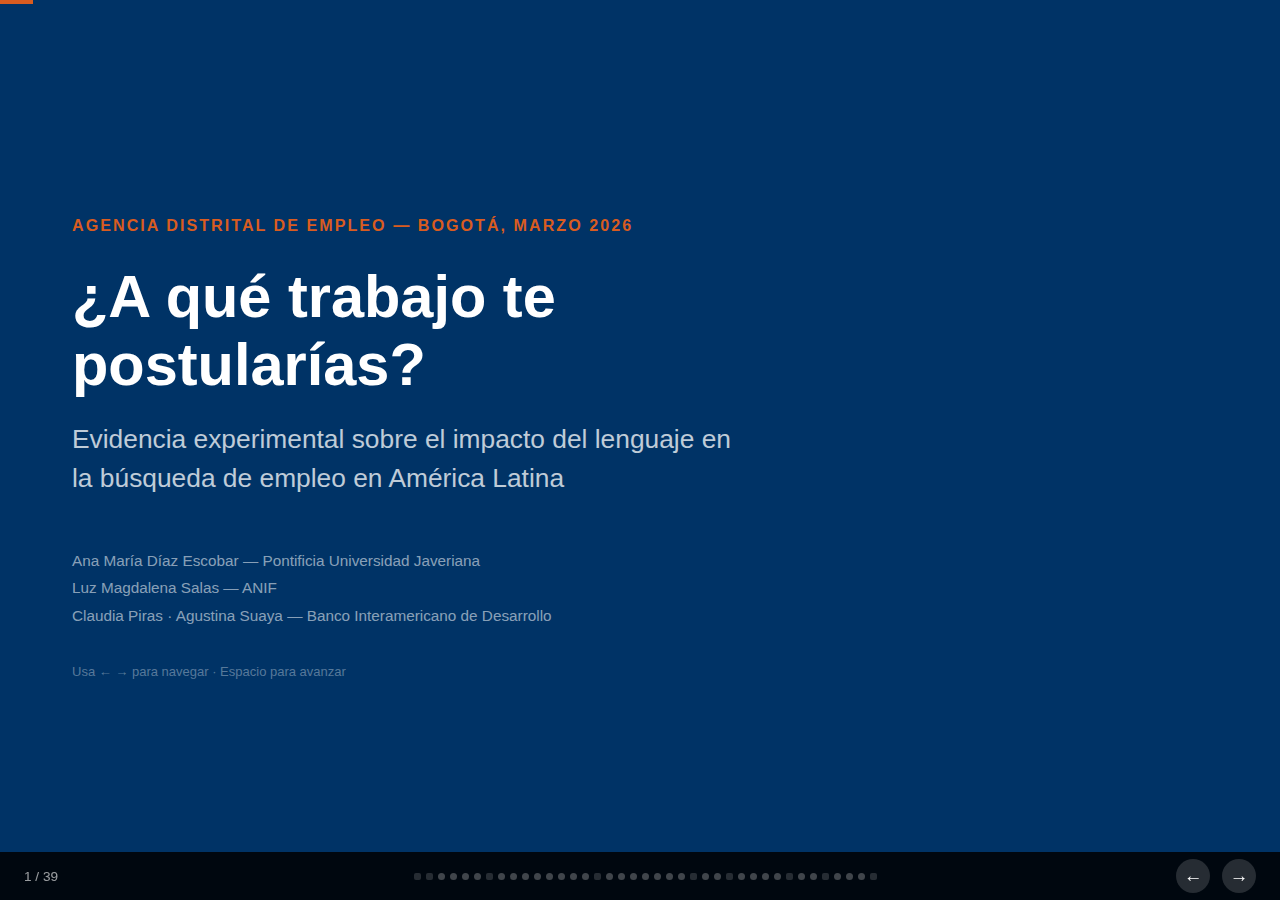
<file: presentaciones/ade-lenguaje-vacantes.html>
<!DOCTYPE html>
<html lang="es">
<head>
<meta charset="UTF-8">
<meta name="viewport" content="width=device-width, initial-scale=1.0">
<title>¿A qué trabajo te postularías? — ADE Bogotá, Marzo 2026</title>
<style>
  :root {
    --navy: #003366;
    --navy-light: #1a4d8f;
    --orange: #D95C20;
    --orange-light: #FFF3EC;
    --dark: #1a1a1a;
    --gray: #555;
    --light-gray: #f4f4f4;
    --border: #ddd;
    --white: #ffffff;
  }

  * { margin: 0; padding: 0; box-sizing: border-box; }

  body {
    font-family: -apple-system, 'Helvetica Neue', Arial, sans-serif;
    font-size: 17px;
    background: #111;
    overflow: hidden;
    height: 100vh;
    width: 100vw;
  }

  /* ─── SLIDE CONTAINER ─── */
  .presentation {
    width: 100vw;
    height: 100vh;
    position: relative;
  }

  .slide {
    display: none;
    width: 100%;
    height: 100%;
    position: absolute;
    top: 0; left: 0;
    padding: 48px 64px 70px 64px;
    flex-direction: column;
    background: var(--white);
    overflow: hidden;
  }
  .slide.active { display: flex; }

  /* ─── SECTION DIVIDERS ─── */
  .slide.divider {
    background: var(--navy);
    justify-content: center;
    align-items: center;
    text-align: center;
    padding: 40px;
  }
  .divider .section-number {
    color: rgba(255,255,255,0.4);
    font-size: 1.1em;
    font-weight: 600;
    letter-spacing: 3px;
    text-transform: uppercase;
    margin-bottom: 20px;
  }
  .divider h2 {
    color: white;
    font-size: 3.3em;
    font-weight: 800;
    line-height: 1.15;
    max-width: 700px;
  }
  .divider .divider-sub {
    color: rgba(255,255,255,0.65);
    font-size: 1.2em;
    margin-top: 20px;
  }

  /* ─── COVER SLIDE ─── */
  .slide.cover {
    background: var(--navy);
    justify-content: center;
    align-items: flex-start;
    padding: 64px 72px;
  }
  .cover-tag {
    color: var(--orange);
    font-size: 0.95em;
    font-weight: 700;
    letter-spacing: 2px;
    text-transform: uppercase;
    margin-bottom: 28px;
  }
  .cover h1 {
    color: white;
    font-size: 3.5em;
    font-weight: 800;
    line-height: 1.15;
    max-width: 780px;
    margin-bottom: 20px;
  }
  .cover h2 {
    color: rgba(255,255,255,0.75);
    font-size: 1.55em;
    font-weight: 400;
    max-width: 680px;
    line-height: 1.5;
    margin-bottom: 48px;
  }
  .cover-meta {
    color: rgba(255,255,255,0.55);
    font-size: 0.9em;
    line-height: 1.8;
  }
  .cover-meta strong { color: rgba(255,255,255,0.8); }

  /* ─── SLIDE HEADER ─── */
  .slide-header {
    border-bottom: 3px solid var(--navy);
    padding-bottom: 16px;
    margin-bottom: 28px;
    flex-shrink: 0;
  }
  .slide-section-tag {
    color: var(--orange);
    font-size: 0.78em;
    font-weight: 700;
    letter-spacing: 2px;
    text-transform: uppercase;
    margin-bottom: 6px;
  }
  .slide-header h1 {
    color: var(--navy);
    font-size: 2em;
    font-weight: 800;
    line-height: 1.2;
  }

  /* ─── SLIDE BODY ─── */
  .slide-body {
    flex: 1;
    display: flex;
    flex-direction: column;
    justify-content: flex-start;
    overflow: hidden;
  }

  /* ─── CONTENT ELEMENTS ─── */
  .big-bullets {
    list-style: none;
    display: flex;
    flex-direction: column;
    gap: 16px;
  }
  .big-bullets li {
    display: flex;
    align-items: flex-start;
    gap: 14px;
    font-size: 1.28em;
    line-height: 1.5;
    color: var(--dark);
  }
  .big-bullets li::before {
    content: "▶";
    color: var(--orange);
    font-size: 0.7em;
    margin-top: 5px;
    flex-shrink: 0;
  }

  .highlight { color: var(--orange); font-weight: 700; }
  .highlight-navy { color: var(--navy); font-weight: 700; }
  .subtle { color: var(--gray); font-size: 0.9em; }

  /* ─── KEY FINDING BOX ─── */
  .finding-box {
    background: var(--navy);
    color: white;
    border-radius: 10px;
    padding: 20px 26px;
    margin-top: 20px;
    font-size: 1.1em;
    line-height: 1.5;
  }
  .finding-box strong { color: #FFD700; }

  .insight-box {
    background: var(--orange-light);
    border-left: 5px solid var(--orange);
    border-radius: 4px;
    padding: 16px 20px;
    margin-top: 16px;
    font-size: 1.05em;
    line-height: 1.5;
    color: var(--dark);
  }

  .warning-box {
    background: #fff8e1;
    border-left: 5px solid #f9a825;
    border-radius: 4px;
    padding: 14px 18px;
    margin-top: 14px;
    font-size: 1em;
    line-height: 1.5;
    color: var(--dark);
  }

  /* ─── BIG NUMBERS ─── */
  .big-numbers-row {
    display: flex;
    gap: 24px;
    margin: 16px 0;
    flex-wrap: wrap;
  }
  .big-number-box {
    flex: 1;
    min-width: 150px;
    text-align: center;
    padding: 20px 16px;
    border-radius: 10px;
    background: var(--light-gray);
  }
  .big-number-box .num {
    font-size: 3em;
    font-weight: 800;
    line-height: 1;
    margin-bottom: 6px;
  }
  .big-number-box .num.orange { color: var(--orange); }
  .big-number-box .num.navy { color: var(--navy); }
  .big-number-box .label {
    font-size: 0.85em;
    color: var(--gray);
    line-height: 1.3;
  }

  /* ─── BAR CHARTS ─── */
  .chart-area {
    flex: 1;
    display: flex;
    flex-direction: column;
    justify-content: center;
    gap: 6px;
    overflow: hidden;
  }

  .chart-row {
    display: flex;
    align-items: center;
    gap: 0;
    margin-bottom: 4px;
  }
  .chart-row-label {
    width: 240px;
    font-size: 0.92em;
    font-weight: 600;
    color: var(--dark);
    flex-shrink: 0;
    text-align: right;
    padding-right: 14px;
    line-height: 1.3;
  }
  .chart-bars-col {
    flex: 1;
    display: flex;
    flex-direction: column;
    gap: 4px;
  }
  .bar-track {
    height: 30px;
    background: #eee;
    border-radius: 4px;
    overflow: hidden;
    position: relative;
  }
  .bar-fill {
    height: 100%;
    border-radius: 4px;
    display: flex;
    align-items: center;
    padding: 0 10px;
    font-size: 0.92em;
    font-weight: 700;
    color: white;
    transition: width 0.8s ease;
    white-space: nowrap;
    min-width: 36px;
  }
  .bar-fill.women { background: var(--orange); }
  .bar-fill.men   { background: var(--navy); }

  .chart-legend {
    display: flex;
    gap: 24px;
    margin-top: 12px;
    font-size: 0.82em;
    color: var(--gray);
  }
  .legend-dot {
    width: 14px; height: 14px;
    border-radius: 3px;
    display: inline-block;
    margin-right: 6px;
    vertical-align: middle;
  }

  /* ─── TREATMENT BOXES (4-grid) ─── */
  .treatment-grid {
    display: grid;
    grid-template-columns: 1fr 1fr 1fr 1fr;
    gap: 14px;
    flex: 1;
  }
  .treatment-box {
    background: var(--light-gray);
    border-radius: 10px;
    padding: 18px 16px;
    display: flex;
    flex-direction: column;
    gap: 8px;
    border-top: 4px solid var(--navy);
  }
  .treatment-box.highlight-t { border-top-color: var(--orange); background: var(--orange-light); }
  .treatment-box .t-label {
    font-size: 0.75em;
    font-weight: 700;
    color: var(--orange);
    letter-spacing: 1px;
    text-transform: uppercase;
  }
  .treatment-box .t-name {
    font-size: 1.1em;
    font-weight: 800;
    color: var(--navy);
    line-height: 1.2;
  }
  .treatment-box .t-desc {
    font-size: 0.93em;
    color: var(--gray);
    line-height: 1.4;
    flex: 1;
  }
  .treatment-box .t-example {
    font-size: 0.88em;
    color: var(--dark);
    background: white;
    border-radius: 5px;
    padding: 8px 10px;
    line-height: 1.4;
    border-left: 3px solid var(--orange);
  }

  /* ─── ADS COMPARISON ─── */
  .ads-grid {
    display: grid;
    grid-template-columns: 1fr 60px 1fr;
    gap: 10px;
    flex: 1;
    align-items: stretch;
  }
  .ad-box {
    border-radius: 10px;
    padding: 22px 24px;
    display: flex;
    flex-direction: column;
    gap: 10px;
  }
  .ad-box.control {
    background: #f9f9f9;
    border: 2px solid #ccc;
  }
  .ad-box.treatment {
    background: var(--orange-light);
    border: 2px solid var(--orange);
  }
  .ad-box .ad-tag {
    font-size: 0.82em;
    font-weight: 700;
    letter-spacing: 1.5px;
    text-transform: uppercase;
    color: var(--gray);
  }
  .ad-box.treatment .ad-tag { color: var(--orange); }
  .ad-box .ad-title {
    font-size: 1.1em;
    font-weight: 700;
    color: var(--navy);
  }
  .ad-text {
    font-size: 1em;
    color: var(--dark);
    line-height: 1.6;
    flex: 1;
  }
  .ad-text .word-old { background: #ffdcdc; color: #c00; padding: 2px 4px; border-radius: 3px; font-weight: 600; }
  .ad-text .word-new { background: #d4edda; color: #155724; padding: 2px 4px; border-radius: 3px; font-weight: 600; }
  .vs-col {
    display: flex;
    align-items: center;
    justify-content: center;
    font-size: 1.4em;
    font-weight: 800;
    color: var(--gray);
  }
  .ad-result {
    margin-top: auto;
    font-size: 0.82em;
    font-weight: 700;
    padding: 6px 10px;
    border-radius: 5px;
    text-align: center;
  }
  .ad-result.ctrl { background: #eee; color: var(--gray); }
  .ad-result.trt { background: var(--orange); color: white; }

  /* ─── COLUMNS ─── */
  .two-col {
    display: grid;
    grid-template-columns: 1fr 1fr;
    gap: 28px;
    flex: 1;
  }
  .three-col {
    display: grid;
    grid-template-columns: 1fr 1fr 1fr;
    gap: 20px;
    flex: 1;
  }

  /* ─── CHANNEL BOXES ─── */
  .channel-box {
    background: var(--light-gray);
    border-radius: 10px;
    padding: 20px 18px;
    display: flex;
    flex-direction: column;
    gap: 8px;
  }
  .channel-box .ch-num {
    font-size: 2em;
    font-weight: 800;
    color: var(--orange);
    line-height: 1;
  }
  .channel-box .ch-title {
    font-size: 1.1em;
    font-weight: 700;
    color: var(--navy);
    line-height: 1.3;
  }
  .channel-box .ch-desc {
    font-size: 1em;
    color: var(--gray);
    line-height: 1.5;
  }

  /* ─── CONCLUSION LIST ─── */
  .conclusion-list {
    display: flex;
    flex-direction: column;
    gap: 18px;
  }
  .conclusion-item {
    display: flex;
    gap: 18px;
    align-items: flex-start;
  }
  .conclusion-num {
    width: 40px;
    height: 40px;
    border-radius: 50%;
    background: var(--navy);
    color: white;
    font-size: 1.1em;
    font-weight: 800;
    display: flex;
    align-items: center;
    justify-content: center;
    flex-shrink: 0;
  }
  .conclusion-text {
    flex: 1;
    font-size: 1.18em;
    line-height: 1.5;
    color: var(--dark);
    padding-top: 8px;
  }

  /* ─── RCT DESIGN ─── */
  .rct-grid {
    display: grid;
    grid-template-columns: 1fr 1fr;
    gap: 18px;
    flex: 1;
  }
  .rct-box {
    background: var(--light-gray);
    border-radius: 10px;
    padding: 18px;
    display: flex;
    flex-direction: column;
    gap: 6px;
  }
  .rct-box .rct-label {
    font-size: 0.72em;
    font-weight: 700;
    color: var(--orange);
    letter-spacing: 1.5px;
    text-transform: uppercase;
  }
  .rct-box .rct-title {
    font-size: 1em;
    font-weight: 700;
    color: var(--navy);
  }
  .rct-box .rct-desc {
    font-size: 0.85em;
    color: var(--gray);
    line-height: 1.5;
  }

  /* ─── TABLE ─── */
  .simple-table {
    width: 100%;
    border-collapse: collapse;
    font-size: 1em;
  }
  .simple-table th {
    background: var(--navy);
    color: white;
    padding: 10px 14px;
    text-align: left;
    font-weight: 600;
  }
  .simple-table td {
    padding: 10px 14px;
    border-bottom: 1px solid var(--border);
    color: var(--dark);
  }
  .simple-table tr:nth-child(even) td { background: var(--light-gray); }

  /* ─── FINAL SLIDE ─── */
  .slide.final {
    background: var(--navy);
    justify-content: space-between;
    padding: 52px 72px;
  }
  .final .final-title {
    color: white;
    font-size: 1.5em;
    font-weight: 800;
    margin-bottom: 32px;
  }
  .final-messages {
    display: flex;
    flex-direction: column;
    gap: 16px;
    flex: 1;
  }
  .final-message {
    display: flex;
    gap: 16px;
    align-items: flex-start;
    padding: 14px 18px;
    background: rgba(255,255,255,0.1);
    border-radius: 8px;
    border-left: 4px solid var(--orange);
  }
  .final-message .msg-num {
    color: var(--orange);
    font-size: 1.4em;
    font-weight: 800;
    flex-shrink: 0;
    line-height: 1;
    margin-top: 2px;
  }
  .final-message .msg-text {
    color: white;
    font-size: 0.95em;
    line-height: 1.5;
  }
  .final-contact {
    color: rgba(255,255,255,0.55);
    font-size: 0.82em;
    line-height: 1.8;
    border-top: 1px solid rgba(255,255,255,0.15);
    padding-top: 18px;
    margin-top: 18px;
  }
  .final-contact strong { color: rgba(255,255,255,0.8); }

  /* ─── NAVIGATION ─── */
  .nav-bar {
    position: fixed;
    bottom: 0;
    left: 0;
    right: 0;
    height: 48px;
    background: rgba(0,0,0,0.85);
    display: flex;
    align-items: center;
    justify-content: space-between;
    padding: 0 24px;
    z-index: 100;
  }
  .nav-counter {
    color: rgba(255,255,255,0.6);
    font-size: 0.8em;
    min-width: 90px;
  }
  .nav-dots {
    display: flex;
    gap: 5px;
    flex-wrap: wrap;
    justify-content: center;
    max-width: 60%;
  }
  .nav-dot {
    width: 7px;
    height: 7px;
    border-radius: 50%;
    background: rgba(255,255,255,0.25);
    cursor: pointer;
    transition: background 0.2s;
  }
  .nav-dot.active { background: var(--orange); }
  .nav-dot.divider-dot { background: rgba(255,255,255,0.15); border-radius: 2px; }
  .nav-arrows {
    display: flex;
    gap: 12px;
  }
  .nav-btn {
    background: rgba(255,255,255,0.15);
    border: none;
    color: white;
    width: 34px;
    height: 34px;
    border-radius: 50%;
    font-size: 1.1em;
    cursor: pointer;
    display: flex;
    align-items: center;
    justify-content: center;
    transition: background 0.2s;
  }
  .nav-btn:hover { background: rgba(255,255,255,0.3); }

  /* ─── PROGRESS BAR ─── */
  .progress-bar {
    position: fixed;
    top: 0;
    left: 0;
    height: 4px;
    background: var(--orange);
    transition: width 0.3s ease;
    z-index: 101;
  }

  /* ─── PRINT / PDF ─── */
  @media print {
    body { background: white; overflow: visible; height: auto; }
    .presentation { height: auto; }
    .slide { display: flex !important; position: relative; height: 100vh; page-break-after: always; }
    .nav-bar, .progress-bar { display: none; }
  }
</style>
</head>
<body>

<div class="progress-bar" id="progress"></div>

<div class="presentation" id="pres">

  <!-- ══════════════════════════════════════════
       SLIDE 1 — PORTADA
  ══════════════════════════════════════════ -->
  <div class="slide cover active" data-n="1">
    <div class="cover-tag">Agencia Distrital de Empleo — Bogotá, Marzo 2026</div>
    <h1>¿A qué trabajo te postularías?</h1>
    <h2>Evidencia experimental sobre el impacto del lenguaje en la búsqueda de empleo en América Latina</h2>
    <div class="cover-meta">
      Ana María Díaz Escobar — Pontificia Universidad Javeriana<br>
      Luz Magdalena Salas — ANIF<br>
      Claudia Piras · Agustina Suaya — Banco Interamericano de Desarrollo<br>
      <br>
      <span style="color:rgba(255,255,255,0.35); font-size:0.85em;">Usa ← → para navegar · Espacio para avanzar</span>
    </div>
  </div>

  <!-- ══════════════════════════════════════════
       SLIDE 2 — SECCIÓN DIVIDER: EL PROBLEMA
  ══════════════════════════════════════════ -->
  <div class="slide divider" data-n="2">
    <div class="section-number">Parte 1</div>
    <h2>El problema</h2>
    <div class="divider-sub">¿Por qué el lenguaje de las vacantes importa?</div>
  </div>

  <!-- ══════════════════════════════════════════
       SLIDE 3 — BRECHA DE GÉNERO
  ══════════════════════════════════════════ -->
  <div class="slide" data-n="3">
    <div class="slide-header">
      <div class="slide-section-tag">Motivación</div>
      <h1>Los mercados laborales de ALC siguen siendo desiguales</h1>
    </div>
    <div class="slide-body">
      <ul class="big-bullets">
        <li>En América Latina, las mujeres participan <span class="highlight">20–30%</span> menos que los hombres en el mercado laboral formal.</li>
        <li>La segregación sectorial persiste: las mujeres son minoría en <span class="highlight">construcción, manufactura y tecnología</span> — sectores de alta productividad y salarios.</li>
        <li>Hay muchas causas: formación, cuidado, discriminación. Hoy hablamos de una que es <span class="highlight">fácil de cambiar</span>: el lenguaje de las vacantes.</li>
        <li>El lenguaje puede filtrar candidatos <span class="highlight-navy">antes de que comience cualquier proceso de selección.</span></li>
      </ul>
      <div class="insight-box">
        <strong>La pregunta central:</strong> ¿Cuánto de la sub-representación femenina en ciertos sectores empieza en el momento en que una mujer lee el anuncio de trabajo — y decide no aplicar a la vacante?
      </div>
    </div>
  </div>

  <!-- ══════════════════════════════════════════
       SLIDE 4 — LENGUAJE COMO BARRERA
  ══════════════════════════════════════════ -->
  <div class="slide" data-n="4">
    <div class="slide-header">
      <div class="slide-section-tag">El Problema</div>
      <h1>El lenguaje puede excluir de dos formas</h1>
    </div>
    <div class="slide-body">
      <div class="two-col" style="gap:32px; margin-bottom:20px;">
        <div>
          <div style="font-size:1em; font-weight:700; color:var(--navy); margin-bottom:10px; padding-bottom:8px; border-bottom:2px solid #ccc;">
            🚫 Barrera Explícita
          </div>
          <p style="font-size:0.95em; line-height:1.6; color:var(--dark); margin-bottom:10px;">
            Palabras que <strong>directamente</strong> favorecen o piden un género específico.
          </p>
          <div style="background:#ffdcdc; border-radius:6px; padding:12px 14px; font-size:0.88em; color:#800; font-style:italic; line-height:1.5;">
            "Se busca <strong>ingeniero</strong> para el puesto."<br>
            "Queremos un <strong>hombre dinámico</strong>."
          </div>
          <p style="font-size:0.82em; color:var(--gray); margin-top:8px;">Cada vez más raro. Algunos países lo regulan explícitamente.</p>
        </div>
        <div>
          <div style="font-size:1em; font-weight:700; color:var(--navy); margin-bottom:10px; padding-bottom:8px; border-bottom:2px solid var(--orange);">
            ⚠️ Barrera Implícita
          </div>
          <p style="font-size:0.95em; line-height:1.6; color:var(--dark); margin-bottom:10px;">
            Palabras neutras que <strong>culturalmente</strong> se asocian con masculinidad.
          </p>
          <div style="background:var(--orange-light); border-radius:6px; padding:12px 14px; font-size:0.88em; color:#5a2000; font-style:italic; line-height:1.5;">
            "Buscamos un líder <strong>audaz, asertivo y competitivo</strong>."<br>
            "Perfil: <strong>autónomo, decidido, con iniciativa</strong>."
          </div>
          <p style="font-size:0.82em; color:var(--gray); margin-top:8px;">Muy común. Más difícil de detectar. Más difícil de corregir.</p>
        </div>
      </div>
      <div class="finding-box">
        El lenguaje implícito activa una pregunta en la mente del lector: <strong>"¿Soy yo el tipo de persona que esta empresa busca?"</strong> — Si la respuesta es no, no se postula.
      </div>
    </div>
  </div>

  <!-- ══════════════════════════════════════════
       SLIDE 5 — PREGUNTA DE INVESTIGACIÓN
  ══════════════════════════════════════════ -->
  <div class="slide" data-n="5">
    <div class="slide-header">
      <div class="slide-section-tag">El Problema</div>
      <h1>¿Si cambiamos las palabras, cambia la decisión de postularse?</h1>
    </div>
    <div class="slide-body">
      <div style="font-size:1.5em; font-weight:700; color:var(--navy); text-align:center; padding:20px; background:var(--light-gray); border-radius:10px; margin-bottom:24px; line-height:1.4;">
        Pregunta principal: <span class="highlight">¿Qué tipos de cambios en el lenguaje de una vacante aumentan la probabilidad de que una mujer quiera postularse?</span>
      </div>
      <ul class="big-bullets">
        <li><span class="highlight">Pregunta 1:</span> ¿Cuánto importa describir la habilidad en lugar de solo nombrarla?</li>
        <li><span class="highlight">Pregunta 2:</span> ¿Vale la pena agregar una declaración explícita de diversidad e inclusión?</li>
        <li><span class="highlight">Pregunta 3:</span> ¿El lenguaje inclusivo (supervisor/a) ayuda a las mujeres sin perjudicar a los hombres?</li>
      </ul>
      <div class="insight-box" style="margin-top:20px;">
        <strong>Esta tercera pregunta es clave para la política:</strong> muchas organizaciones resisten el lenguaje inclusivo por temor al "backlash" masculino. Hoy traemos datos para responder si ese temor es fundado.
      </div>
    </div>
  </div>

  <!-- ══════════════════════════════════════════
       SLIDE 6 — RELEVANCIA PARA LA ADE
  ══════════════════════════════════════════ -->
  <div class="slide" data-n="6">
    <div class="slide-header">
      <div class="slide-section-tag">El Problema</div>
      <h1>¿Por qué esto importa directamente para la ADE?</h1>
    </div>
    <div class="slide-body">
      <div class="three-col">
        <div class="channel-box" style="border-top: 4px solid var(--navy);">
          <div class="ch-num">1</div>
          <div class="ch-title">Primero contacto</div>
          <div class="ch-desc">La ADE controla o facilita el texto de vacantes que ven miles de buscadores. Ese texto es el <strong>primer filtro</strong> entre una candidata y una oportunidad.</div>
        </div>
        <div class="channel-box" style="border-top: 4px solid var(--orange);">
          <div class="ch-num">2</div>
          <div class="ch-title">Asesoría a empresas</div>
          <div class="ch-desc">Cuando las empresas publican vacantes con la ADE, hay una ventana para recomendar mejores prácticas de lenguaje antes de que la vacante salga al mercado.</div>
        </div>
        <div class="channel-box" style="border-top: 4px solid var(--navy);">
          <div class="ch-num">3</div>
          <div class="ch-title">Orientación laboral</div>
          <div class="ch-desc">Entender cómo el lenguaje afecta a las mujeres permite orientarlas mejor: saber que "asertivo" en una vacante no significa "solo para hombres."</div>
        </div>
      </div>
      <div class="finding-box" style="margin-top:20px;">
        La ADE tiene acceso al primer momento de la cadena laboral. <strong>Los hallazgos que vamos a compartir son directamente aplicables a lo que hace esta institución.</strong>
      </div>
    </div>
  </div>

  <!-- ══════════════════════════════════════════
       SLIDE 7 — SECCIÓN: EL ESTUDIO
  ══════════════════════════════════════════ -->
  <div class="slide divider" data-n="7">
    <div class="section-number">Parte 2</div>
    <h2>El estudio</h2>
    <div class="divider-sub">Diseño, muestra y metodología</div>
  </div>

  <!-- ══════════════════════════════════════════
       SLIDE 8 — EL EXPERIMENTO
  ══════════════════════════════════════════ -->
  <div class="slide" data-n="8">
    <div class="slide-header">
      <div class="slide-section-tag">El Estudio</div>
      <h1>No opiniones — decisiones reales entre pares de anuncios</h1>
    </div>
    <div class="slide-body" style="flex-direction:row; gap:20px;">
      <!-- Left 40%: steps top + ad example bottom -->
      <div style="flex:2; display:flex; flex-direction:column; gap:14px;">
        <!-- Steps + insight -->
        <div style="display:flex; flex-direction:column; gap:10px;">
          <div style="background:var(--light-gray); border-radius:10px; padding:14px 18px;">
            <div style="font-size:0.75em; font-weight:700; color:var(--orange); letter-spacing:1.5px; text-transform:uppercase; margin-bottom:8px;">Cada participante</div>
            <div style="font-size:0.93em; line-height:1.8; color:var(--dark);">
              <span style="color:var(--navy); font-weight:700;">① Elige un sector</span> donde quisiera trabajar<br>
              <span style="color:var(--navy); font-weight:700;">② Ve dos anuncios</span> del mismo cargo, lado a lado<br>
              <span style="color:var(--navy); font-weight:700;">③ Elige cuál preferiría</span> para postularse<br>
              <span style="color:var(--navy); font-weight:700;">④ Repite 9 veces</span> con pares distintos
            </div>
          </div>
          <div class="insight-box" style="margin-top:0; font-size:0.88em;">
            Los anuncios son idénticos en cargo, salario y condiciones. La <strong>única diferencia es el lenguaje</strong>. Los participantes no sabían que el estudio era sobre género.
          </div>
        </div>
        <!-- Ad example -->
        <div style="background:#f8f9fa; border:2px dashed #ccc; border-radius:10px; padding:12px 14px; flex:1; display:flex; flex-direction:column; justify-content:center;">
          <div style="font-size:0.68em; font-weight:700; color:var(--gray); letter-spacing:1px; text-transform:uppercase; margin-bottom:10px; text-align:center;">Ejemplo de lo que veían en pantalla</div>
          <div style="display:grid; grid-template-columns:1fr 32px 1fr; gap:8px; align-items:stretch;">
            <div style="background:white; border:2px solid #ddd; border-radius:8px; padding:10px 12px; display:flex; flex-direction:column; gap:7px;">
              <div style="font-size:0.68em; font-weight:700; color:var(--gray); text-transform:uppercase;">Anuncio A</div>
              <div style="font-size:0.88em; font-weight:700; color:var(--navy);">Supervisor de Operaciones</div>
              <div style="font-size:0.82em; color:var(--dark); line-height:1.5; flex:1;">Buscamos supervisor que sea <span style="background:#ffdcdc; color:#c00; padding:1px 4px; border-radius:3px; font-weight:600;">asertivo</span> en su gestión.</div>
              <div style="background:#eee; border-radius:5px; padding:5px; text-align:center; font-size:0.72em; color:#666;">Preferiría postularme aquí</div>
            </div>
            <div style="display:flex; align-items:center; justify-content:center; font-size:1em; font-weight:800; color:#bbb;">VS</div>
            <div style="background:var(--orange-light); border:2px solid var(--orange); border-radius:8px; padding:10px 12px; display:flex; flex-direction:column; gap:7px;">
              <div style="font-size:0.68em; font-weight:700; color:var(--orange); text-transform:uppercase;">Anuncio B</div>
              <div style="font-size:0.88em; font-weight:700; color:var(--navy);">Supervisor(a) de Operaciones</div>
              <div style="font-size:0.82em; color:var(--dark); line-height:1.5; flex:1;">Buscamos supervisor(a) que sea <span style="background:#d4edda; color:#155724; padding:1px 4px; border-radius:3px; font-weight:600;">asertivo(a)</span> en su gestión.</div>
              <div style="background:var(--orange); border-radius:5px; padding:5px; text-align:center; font-size:0.72em; color:white;">Preferiría postularme aquí</div>
            </div>
          </div>
        </div>
      </div>
      <!-- Right: full-height navy box with big numbers -->
      <div style="flex:3; background:var(--navy); border-radius:14px; display:flex; flex-direction:column; align-items:center; justify-content:center; gap:28px; padding:32px 24px;">
        <div style="text-align:center;">
          <div style="font-size:4.5em; font-weight:800; color:var(--orange); line-height:1;">5,679</div>
          <div style="font-size:1em; color:rgba(255,255,255,0.8); margin-top:6px; letter-spacing:0.3px;">participantes · 5 países</div>
        </div>
        <div style="width:60px; height:1px; background:rgba(255,255,255,0.2);"></div>
        <div style="text-align:center;">
          <div style="font-size:4.5em; font-weight:800; color:var(--orange); line-height:1;">91,998</div>
          <div style="font-size:1em; color:rgba(255,255,255,0.8); margin-top:6px;">elecciones registradas</div>
        </div>
        <div style="width:60px; height:1px; background:rgba(255,255,255,0.2);"></div>
        <div style="text-align:center;">
          <div style="font-size:4.5em; font-weight:800; color:var(--orange); line-height:1;">4</div>
          <div style="font-size:1em; color:rgba(255,255,255,0.8); margin-top:6px;">cambios de lenguaje probados</div>
        </div>
      </div>
    </div>
  </div>

  <!-- ══════════════════════════════════════════
       SLIDE 9 — LA MUESTRA
  ══════════════════════════════════════════ -->
  <div class="slide" data-n="9">
    <div class="slide-header">
      <div class="slide-section-tag">El Estudio</div>
      <h1>Muestra: trabajadores y buscadores de empleo activos — panel IPSOS</h1>
    </div>
    <div class="slide-body" style="gap:12px;">
      <div style="display:flex; gap:14px; flex:1; min-height:0;">

        <!-- Column 1: Demographics with sub-groups -->
        <div style="flex:1.2; display:flex; flex-direction:column; gap:0;">
          <div style="font-size:0.72em; font-weight:700; color:var(--navy); text-transform:uppercase; letter-spacing:1px; border-bottom:2px solid var(--navy); padding-bottom:4px; margin-bottom:6px;">Perfil demográfico</div>
          <!-- Género -->
          <div style="font-size:0.68em; font-weight:700; color:var(--gray); text-transform:uppercase; letter-spacing:0.8px; margin-bottom:2px;">Género</div>
          <div style="display:flex; justify-content:space-between; align-items:center; padding:5px 0; border-bottom:1px solid #eee;">
            <span style="font-size:0.88em; color:var(--dark);">Mujeres</span>
            <span style="font-size:1.3em; font-weight:800; color:var(--orange);">46%</span>
          </div>
          <div style="display:flex; justify-content:space-between; align-items:center; padding:5px 0; border-bottom:1px solid #eee;">
            <span style="font-size:0.88em; color:var(--dark);">Hombres</span>
            <span style="font-size:1.3em; font-weight:800; color:var(--navy);">54%</span>
          </div>
          <!-- Edad -->
          <div style="font-size:0.68em; font-weight:700; color:var(--gray); text-transform:uppercase; letter-spacing:0.8px; margin-top:8px; margin-bottom:2px;">Edad</div>
          <div style="display:flex; justify-content:space-between; align-items:center; padding:5px 0; border-bottom:1px solid #eee;">
            <span style="font-size:0.88em; color:var(--dark);">18–34 años</span>
            <span style="font-size:1.3em; font-weight:800; color:var(--navy);">32%</span>
          </div>
          <div style="display:flex; justify-content:space-between; align-items:center; padding:5px 0; border-bottom:1px solid #eee;">
            <span style="font-size:0.88em; color:var(--dark);">35–54 años</span>
            <span style="font-size:1.3em; font-weight:800; color:var(--navy);">51%</span>
          </div>
          <div style="display:flex; justify-content:space-between; align-items:center; padding:5px 0; border-bottom:1px solid #eee;">
            <span style="font-size:0.88em; color:var(--dark);">55+ años</span>
            <span style="font-size:1.3em; font-weight:800; color:var(--navy);">17%</span>
          </div>
          <!-- Educación -->
          <div style="font-size:0.68em; font-weight:700; color:var(--gray); text-transform:uppercase; letter-spacing:0.8px; margin-top:8px; margin-bottom:2px;">Educación</div>
          <div style="display:flex; justify-content:space-between; align-items:center; padding:5px 0; border-bottom:1px solid #eee;">
            <span style="font-size:0.88em; color:var(--dark);">Universitaria</span>
            <span style="font-size:1.3em; font-weight:800; color:var(--navy);">58%</span>
          </div>
          <div style="display:flex; justify-content:space-between; align-items:center; padding:5px 0; border-bottom:1px solid #eee;">
            <span style="font-size:0.88em; color:var(--dark);">Secundaria</span>
            <span style="font-size:1.3em; font-weight:800; color:var(--navy);">39%</span>
          </div>
          <!-- Origen -->
          <div style="font-size:0.68em; font-weight:700; color:var(--gray); text-transform:uppercase; letter-spacing:0.8px; margin-top:8px; margin-bottom:2px;">Origen</div>
          <div style="display:flex; justify-content:space-between; align-items:center; padding:5px 0;">
            <span style="font-size:0.88em; color:var(--dark);">Migrantes</span>
            <span style="font-size:1.3em; font-weight:800; color:var(--navy);">12%</span>
          </div>
        </div>

        <!-- Column 2: Situación laboral + Hogar -->
        <div style="flex:0.9; display:flex; flex-direction:column; gap:0;">
          <div style="font-size:0.72em; font-weight:700; color:var(--navy); text-transform:uppercase; letter-spacing:1px; border-bottom:2px solid var(--navy); padding-bottom:4px; margin-bottom:6px;">Situación laboral</div>
          <div style="display:flex; justify-content:space-between; align-items:center; padding:5px 0; border-bottom:1px solid #eee;">
            <span style="font-size:0.88em; color:var(--dark);">Empleados</span>
            <span style="font-size:1.3em; font-weight:800; color:var(--orange);">71%</span>
          </div>
          <div style="display:flex; justify-content:space-between; align-items:center; padding:5px 0; border-bottom:1px solid #eee;">
            <span style="font-size:0.88em; color:var(--dark);">No empleados</span>
            <span style="font-size:1.3em; font-weight:800; color:var(--navy);">29%</span>
          </div>
          <div style="display:flex; justify-content:space-between; align-items:center; padding:5px 0; border-bottom:2px solid var(--navy);">
            <span style="font-size:0.88em; color:var(--dark);">Horas / semana</span>
            <span style="font-size:1.3em; font-weight:800; color:var(--orange);">38 h</span>
          </div>
          <!-- Hogar sub-section below -->
          <div style="font-size:0.72em; font-weight:700; color:var(--navy); text-transform:uppercase; letter-spacing:1px; padding-top:10px; padding-bottom:4px; margin-bottom:6px;">Hogar</div>
          <div style="display:flex; justify-content:space-between; align-items:center; padding:5px 0; border-bottom:1px solid #eee;">
            <span style="font-size:0.88em; color:var(--dark);">Tamaño del hogar <span style="font-size:0.85em; color:var(--gray); font-weight:400;">(pers.)</span></span>
            <span style="font-size:1.3em; font-weight:800; color:var(--navy);">4.1</span>
          </div>
          <div style="display:flex; justify-content:space-between; align-items:center; padding:5px 0;">
            <span style="font-size:0.88em; color:var(--dark);">Con dependientes</span>
            <span style="font-size:1.3em; font-weight:800; color:var(--navy);">27%</span>
          </div>
        </div>

        <!-- Column 3: Countries -->
        <div style="flex:1; display:flex; flex-direction:column; gap:8px;">
          <div style="font-size:0.72em; font-weight:700; color:var(--navy); text-transform:uppercase; letter-spacing:1px; border-bottom:2px solid var(--navy); padding-bottom:4px; margin-bottom:2px;">Distribución por país</div>
          <div style="display:flex; justify-content:space-between; align-items:center; padding:8px 0; border-bottom:1px solid #eee;">
            <span style="font-size:0.9em; color:var(--dark);">🇲🇽 México</span>
            <span style="font-size:1.4em; font-weight:800; color:var(--navy);">25% <span style="font-size:0.55em; color:var(--gray); font-weight:400;">(1,420)</span></span>
          </div>
          <div style="display:flex; justify-content:space-between; align-items:center; padding:8px 0; border-bottom:1px solid #eee; background:var(--orange-light); border-radius:6px; padding-left:6px; padding-right:6px;">
            <span style="font-size:0.9em; color:var(--dark); font-weight:600;">🇨🇴 Colombia</span>
            <span style="font-size:1.4em; font-weight:800; color:var(--orange);">21% <span style="font-size:0.55em; color:var(--gray); font-weight:400;">(1,192)</span></span>
          </div>
          <div style="display:flex; justify-content:space-between; align-items:center; padding:8px 0; border-bottom:1px solid #eee;">
            <span style="font-size:0.9em; color:var(--dark);">🇵🇪 Perú</span>
            <span style="font-size:1.4em; font-weight:800; color:var(--navy);">19% <span style="font-size:0.55em; color:var(--gray); font-weight:400;">(1,080)</span></span>
          </div>
          <div style="display:flex; justify-content:space-between; align-items:center; padding:8px 0; border-bottom:1px solid #eee;">
            <span style="font-size:0.9em; color:var(--dark);">🇨🇱 Chile</span>
            <span style="font-size:1.4em; font-weight:800; color:var(--navy);">18% <span style="font-size:0.55em; color:var(--gray); font-weight:400;">(1,022)</span></span>
          </div>
          <div style="display:flex; justify-content:space-between; align-items:center; padding:8px 0;">
            <span style="font-size:0.9em; color:var(--dark);">🇦🇷 Argentina</span>
            <span style="font-size:1.4em; font-weight:800; color:var(--navy);">17% <span style="font-size:0.55em; color:var(--gray); font-weight:400;">(965)</span></span>
          </div>
        </div>

      </div>
      <!-- Bottom insight -->
      <div class="insight-box" style="margin-top:0; flex-shrink:0; font-size:0.9em;">
        Reclutados por <strong>IPSOS</strong> como trabajadores activos o buscadores de empleo en Argentina, Chile, Colombia, México y Perú.
      </div>
    </div>
  </div>

  <!-- ══════════════════════════════════════════
       SLIDE 10 — SECTORES Y OCUPACIONES
  ══════════════════════════════════════════ -->
  <div class="slide" data-n="10">
    <div class="slide-header">
      <div class="slide-section-tag">El Estudio</div>
      <h1>Solo sectores donde las mujeres son minoría</h1>
    </div>
    <div class="slide-body">
      <table class="simple-table">
        <thead>
          <tr>
            <th>Sector</th>
            <th>Ocupaciones estudiadas</th>
            <th>Atributos en el "anuncio base"</th>
          </tr>
        </thead>
        <tbody>
          <tr>
            <td><strong>🏗️ Construcción</strong></td>
            <td>Albañil · Electricista</td>
            <td>Proactivo · Autónomo · Competente</td>
          </tr>
          <tr>
            <td><strong>⚙️ Manufactura</strong></td>
            <td>Operario · Supervisor de Operaciones</td>
            <td>Asertivo · Seguro de sí mismo · Líder</td>
          </tr>
          <tr>
            <td><strong>💻 TIC</strong></td>
            <td>Desarrollador de Software · Ingeniero</td>
            <td>Persistente · Decidido · Competente</td>
          </tr>
        </tbody>
      </table>
      <div style="display:grid; grid-template-columns:3fr 2fr; gap:16px; margin-top:14px; align-items:start;">
        <div class="insight-box" style="margin-top:0;">
          <strong>Diseño deliberado:</strong> Cada participante eligió su sector antes de ver los anuncios. Solo veía vacantes del sector que escogió, con interés previo garantizado. El objetivo: exponer a mujeres a sectores masculinizados y medir si el lenguaje amplificaba o reducía esa barrera.
        </div>
        <div style="background:#f9f9f9; border:2px solid #ccc; border-radius:8px; padding:12px 14px;">
          <div style="font-size:0.72em; font-weight:700; color:var(--gray); text-transform:uppercase; letter-spacing:1px; margin-bottom:6px;">Anuncio base (lenguaje masculinizado)</div>
          <div style="font-size:0.88em; font-weight:700; color:var(--navy); margin-bottom:4px;">Supervisor de Operaciones</div>
          <div style="font-size:0.85em; color:var(--dark); line-height:1.5;">La empresa busca un supervisor de operaciones que sea <span style="background:#ffdcdc; color:#c00; padding:1px 3px; border-radius:2px; font-weight:600;">asertivo</span> para trabajar. Horario: de lunes a viernes de 8 a.m. a 5 p.m. en el centro de la ciudad.</div>
          <div style="font-size:0.75em; color:var(--gray); margin-top:6px;">Este es el anuncio "control" contra el que se prueban los 4 tratamientos.</div>
        </div>
      </div>
    </div>
  </div>

  <!-- ══════════════════════════════════════════
       SLIDE 11 — LOS 4 CAMBIOS
  ══════════════════════════════════════════ -->
  <div class="slide" data-n="11">
    <div class="slide-header">
      <div class="slide-section-tag">El Estudio</div>
      <h1>Cuatro cambios de lenguaje, todos comparados contra el anuncio base</h1>
    </div>
    <div class="slide-body">
      <div class="treatment-grid">
        <div class="treatment-box">
          <div class="t-label">T1</div>
          <div class="t-name">Describir la habilidad</div>
          <div class="t-desc">Reemplazar el atributo masculino por su definición funcional. El cargo se mantiene en masculino.</div>
          <div class="t-example">"que <strong>tenga iniciativa y anticipe los problemas</strong>"<br><span style="color:var(--gray)">(en vez de "proactivo")</span></div>
        </div>
        <div class="treatment-box">
          <div class="t-label">T2</div>
          <div class="t-name">Eliminar la habilidad</div>
          <div class="t-desc">Quitar completamente cualquier referencia a atributos o competencias. Solo el cargo y condiciones.</div>
          <div class="t-example">"La empresa busca Supervisor de Operaciones. Horario lunes a viernes..."</div>
        </div>
        <div class="treatment-box highlight-t">
          <div class="t-label">T3</div>
          <div class="t-name">Declaración de Diversidad</div>
          <div class="t-desc">El anuncio base se mantiene igual, pero se agrega una frase al final.</div>
          <div class="t-example" style="border-color:var(--navy);">"...Estamos comprometidos a proporcionar igualdad de oportunidades en el empleo independientemente del género, orientación sexual, discapacidad, nacionalidad y edad."</div>
        </div>
        <div class="treatment-box highlight-t">
          <div class="t-label">T4</div>
          <div class="t-name">Lenguaje Inclusivo</div>
          <div class="t-desc">Usar terminación femenina y masculina en el cargo y los atributos.</div>
          <div class="t-example" style="border-color:var(--navy);">"...busca un <strong>supervisor(a)</strong> de operaciones que sea <strong>asertivo(a)</strong>..."</div>
        </div>
      </div>
    </div>
  </div>

  <!-- ══════════════════════════════════════════
       SLIDE 12 — EJEMPLO: BASE vs T1
  ══════════════════════════════════════════ -->
  <div class="slide" data-n="12">
    <div class="slide-header">
      <div class="slide-section-tag">Ejemplos Concretos</div>
      <h1>Esto es lo que los participantes veían: Base vs. T1</h1>
    </div>
    <div class="slide-body">
      <div class="ads-grid" style="margin-bottom:16px;">
        <div class="ad-box control">
          <div class="ad-tag">Anuncio Base — Control</div>
          <div class="ad-title">Supervisor de Operaciones</div>
          <div class="ad-text">
            "La empresa busca un supervisor de operaciones que sea
            <span class="word-old">asertivo</span> para trabajar.
            Horario: de lunes a viernes de 8 a.m. a 5 p.m. en el centro de la ciudad."
          </div>
          <div class="ad-result ctrl">♀ 36% lo elegirían · ♂ 43%</div>
        </div>
        <div class="vs-col">VS</div>
        <div class="ad-box treatment">
          <div class="ad-tag">T1 — Descripción Funcional</div>
          <div class="ad-title">Supervisor de Operaciones</div>
          <div class="ad-text">
            "La empresa busca un supervisor de operaciones que sea
            <span class="word-new">capaz de expresar sus opiniones de forma clara y respetuosa</span> para trabajar.
            Horario: de lunes a viernes de 8 a.m. a 5 p.m. en el centro de la ciudad."
          </div>
          <div class="ad-result trt">♀ 77% lo elegirían · ♂ 83%</div>
        </div>
      </div>
      <div class="warning-box">
        ⚠️ El único cambio fue reemplazar "<strong>asertivo</strong>" por su definición funcional. El cargo sigue en masculino. El efecto es casi idéntico para hombres y mujeres: +41pp y +40pp respectivamente.
      </div>
    </div>
  </div>

  <!-- ══════════════════════════════════════════
       SLIDE 13 — EJEMPLO: BASE vs T2
  ══════════════════════════════════════════ -->
  <div class="slide" data-n="13">
    <div class="slide-header">
      <div class="slide-section-tag">Ejemplos Concretos</div>
      <h1>Esto es lo que los participantes veían: Base vs. T2</h1>
    </div>
    <div class="slide-body">
      <div class="ads-grid" style="margin-bottom:16px;">
        <div class="ad-box control">
          <div class="ad-tag">Anuncio Base — Control</div>
          <div class="ad-title">Supervisor de Operaciones</div>
          <div class="ad-text">
            "La empresa busca un supervisor de operaciones que sea
            <span class="word-old">asertivo</span> para trabajar.
            Horario: de lunes a viernes de 8 a.m. a 5 p.m. en el centro de la ciudad."
          </div>
          <div class="ad-result ctrl">♀ 36% lo elegirían · ♂ 43%</div>
        </div>
        <div class="vs-col">VS</div>
        <div class="ad-box treatment">
          <div class="ad-tag">T2 — Sin Descripción de Habilidad</div>
          <div class="ad-title">Supervisor de Operaciones</div>
          <div class="ad-text">
            "La empresa busca <span class="word-new">Supervisor de Operaciones</span>.
            Horario: de lunes a viernes de 8 a.m. a 5 p.m. en el centro de la ciudad."
          </div>
          <div class="ad-result ctrl" style="background:#fca5a5; color:#7f1d1d;">♀ 6% lo elegirían · ♂ 10%</div>
        </div>
      </div>
      <div class="warning-box">
        ⚠️ El cambio fue <strong>eliminar</strong> la referencia a la habilidad. Resultado: nadie quiere postularse. <strong>La información sobre perfil importa</strong> — lo que hay que cambiar es <em>cómo</em> se expresa, no suprimirla.
      </div>
    </div>
  </div>

  <!-- ══════════════════════════════════════════
       SLIDE 14 (renumb.) — EJEMPLO: BASE vs T3
  ══════════════════════════════════════════ -->
  <div class="slide" data-n="12">
    <div class="slide-header">
      <div class="slide-section-tag">Ejemplos Concretos</div>
      <h1>Esto es lo que los participantes veían: Base vs. T3</h1>
    </div>
    <div class="slide-body">
      <div class="ads-grid" style="margin-bottom:16px;">
        <div class="ad-box control">
          <div class="ad-tag">Anuncio Base — Control</div>
          <div class="ad-title">Supervisor de Operaciones</div>
          <div class="ad-text">
            "La empresa busca un supervisor de operaciones que sea
            <span class="word-old">asertivo</span> para trabajar.
            Horario: de lunes a viernes de 8 a.m. a 5 p.m. en el centro de la ciudad."
          </div>
          <div class="ad-result ctrl">♀ 36% lo elegirían · ♂ 43%</div>
        </div>
        <div class="vs-col">VS</div>
        <div class="ad-box treatment">
          <div class="ad-tag">T3 — Declaración de Diversidad</div>
          <div class="ad-title">Supervisor de Operaciones</div>
          <div class="ad-text">
            "La empresa busca un supervisor de operaciones que sea
            <span class="word-old">asertivo</span> para trabajar.
            Horario: de lunes a viernes de 8 a.m. a 5 p.m. en el centro de la ciudad.
            <span class="word-new">Estamos comprometidos a proporcionar igualdad de oportunidades en el empleo independientemente del género, orientación sexual, situación de discapacidad, nacionalidad y edad.</span>"
          </div>
          <div class="ad-result trt">♀ 94% lo elegirían · ♂ 81%</div>
        </div>
      </div>
      <div class="warning-box">
        ⚠️ El único cambio fue agregar esa frase al final. El cargo, la habilidad y las condiciones son idénticos.
      </div>
    </div>
  </div>

  <!-- ══════════════════════════════════════════
       SLIDE 15 — EJEMPLO: BASE vs T4
  ══════════════════════════════════════════ -->
  <div class="slide" data-n="13">
    <div class="slide-header">
      <div class="slide-section-tag">Ejemplos Concretos</div>
      <h1>Esto es lo que los participantes veían: Base vs. T4 — lenguaje inclusivo</h1>
    </div>
    <div class="slide-body">
      <div class="ads-grid" style="margin-bottom:16px;">
        <div class="ad-box control">
          <div class="ad-tag">Anuncio Base — Control</div>
          <div class="ad-title">Supervisor de Operaciones</div>
          <div class="ad-text">
            "La empresa busca un
            <span class="word-old">supervisor</span> de operaciones que sea
            <span class="word-old">asertivo</span> para trabajar.
            Horario: de lunes a viernes de 8 a.m. a 5 p.m. en el centro de la ciudad."
          </div>
          <div class="ad-result ctrl">♀ 36% lo elegirían · ♂ 43%</div>
        </div>
        <div class="vs-col">VS</div>
        <div class="ad-box treatment">
          <div class="ad-tag">T4 — Lenguaje Inclusivo</div>
          <div class="ad-title">Supervisor(a) de Operaciones</div>
          <div class="ad-text">
            "La empresa busca un
            <span class="word-new">supervisor(a)</span> de operaciones que sea
            <span class="word-new">asertivo(a)</span> para trabajar.
            Horario: de lunes a viernes de 8 a.m. a 5 p.m. en el centro de la ciudad."
          </div>
          <div class="ad-result trt">♀ 79% lo elegirían · ♂ 53%</div>
        </div>
      </div>
      <div class="warning-box">
        ⚠️ El cambio fue agregar "<strong>(a)</strong>": <strong>supervisor(a)</strong> y <strong>asertivo(a)</strong>. Tres caracteres adicionales por palabra. Eso fue todo lo que cambió en el diseño original.
      </div>
    </div>
  </div>

  <!-- ══════════════════════════════════════════
       SLIDE 14 — SECCIÓN: HALLAZGOS
  ══════════════════════════════════════════ -->
  <div class="slide divider" data-n="14">
    <div class="section-number">Parte 3</div>
    <h2>Hallazgos</h2>
    <div class="divider-sub">¿Qué cambia cuando cambia el lenguaje?</div>
  </div>

  <!-- ══════════════════════════════════════════
       SLIDE 15 — EL PUNTO DE PARTIDA
  ══════════════════════════════════════════ -->
  <div class="slide" data-n="15">
    <div class="slide-header">
      <div class="slide-section-tag">Hallazgos — Punto de Partida</div>
      <h1>Con lenguaje masculinizado, las mujeres ya parten en desventaja</h1>
    </div>
    <div class="slide-body">
      <div style="flex:1; display:flex; align-items:center; gap:40px;">
        <div style="flex:1;">
          <div class="chart-area">
            <div class="chart-row">
              <div class="chart-row-label">Mujeres ♀</div>
              <div class="chart-bars-col">
                <div class="bar-track"><div class="bar-fill women" style="width:36%">36%</div></div>
              </div>
            </div>
            <div class="chart-row">
              <div class="chart-row-label">Hombres ♂</div>
              <div class="chart-bars-col">
                <div class="bar-track"><div class="bar-fill men" style="width:43%">43%</div></div>
              </div>
            </div>
          </div>
          <div style="margin-top:20px; font-size:0.85em; color:var(--gray); text-align:right; padding-right:10px;">Base = 100% del ancho del gráfico</div>
        </div>
        <div style="flex:1; display:flex; flex-direction:column; gap:16px;">
          <div style="text-align:center; background:var(--light-gray); border-radius:10px; padding:20px;">
            <div style="font-size:3em; font-weight:800; color:var(--orange);">−7pp</div>
            <div style="font-size:0.9em; color:var(--gray);">brecha inicial a favor de hombres</div>
          </div>
          <div class="finding-box">
            Las mujeres son <strong>7 puntos porcentuales menos propensas</strong> que los hombres en considerar esa vacante con lenguaje masculinizado. El filtro de género opera antes de cualquier proceso de selección.
          </div>
        </div>
      </div>
    </div>
  </div>

  <!-- ══════════════════════════════════════════
       SLIDE 16 — T1: DESCRIBIR LA HABILIDAD
  ══════════════════════════════════════════ -->
  <div class="slide" data-n="16">
    <div class="slide-header">
      <div class="slide-section-tag">Hallazgos — T1</div>
      <h1>Describir la habilidad atrae a todos por igual: +41pp mujeres, +40pp hombres</h1>
    </div>
    <div class="slide-body">
      <div style="display:flex; gap:28px; align-items:stretch; flex:1;">
        <div style="flex:2; display:flex; flex-direction:column; gap:12px;">
          <div class="chart-area" style="flex:1;">
            <div class="chart-row" style="margin-bottom:2px;">
              <div class="chart-row-label" style="color:#999; font-weight:500; font-size:0.9em;">♀ Base</div>
              <div class="chart-bars-col"><div class="bar-track"><div class="bar-fill" style="width:36%; background:#ccc; color:#666;">36 de cada 100</div></div></div>
            </div>
            <div class="chart-row" style="margin-bottom:14px;">
              <div class="chart-row-label" style="color:var(--orange);">♀ Con T1<br><span style="font-weight:700; font-size:0.95em;">+41pp ↑</span></div>
              <div class="chart-bars-col"><div class="bar-track"><div class="bar-fill women" style="width:77%">77 de cada 100</div></div></div>
            </div>
            <div class="chart-row" style="margin-bottom:2px;">
              <div class="chart-row-label" style="color:#999; font-weight:500; font-size:0.9em;">♂ Base</div>
              <div class="chart-bars-col"><div class="bar-track"><div class="bar-fill" style="width:43%; background:#bbb; color:#666;">43 de cada 100</div></div></div>
            </div>
            <div class="chart-row">
              <div class="chart-row-label" style="color:var(--navy);">♂ Con T1<br><span style="font-weight:700; font-size:0.95em;">+40pp ↑</span></div>
              <div class="chart-bars-col"><div class="bar-track"><div class="bar-fill men" style="width:83%">83 de cada 100</div></div></div>
            </div>
          </div>
        </div>
        <div style="flex:1; display:flex; flex-direction:column; gap:14px; justify-content:center;">
          <div class="insight-box" style="margin-top:0;">
            El efecto es casi idéntico para hombres y mujeres: <strong>+41pp y +40pp</strong>. Esta intervención <strong>cierra la brecha</strong> sin perjudicar a nadie.
          </div>
          <div class="finding-box" style="margin-top:0;">
            <strong>TIP para agencias de empleo:</strong><br>
            Pedirle a la empresa que explique qué significa "proactivo" en ese puesto específico es una orientación concreta, gratuita y de alto impacto.
          </div>
        </div>
      </div>
    </div>
  </div>

  <!-- ══════════════════════════════════════════
       SLIDE 17 — T2: ELIMINAR LA HABILIDAD
  ══════════════════════════════════════════ -->
  <div class="slide" data-n="17">
    <div class="slide-header">
      <div class="slide-section-tag">Hallazgos — T2</div>
      <h1>Vacantes vagas no atraen a nadie: −30pp mujeres, −33pp hombres</h1>
    </div>
    <div class="slide-body">
      <div style="display:flex; gap:28px; align-items:stretch; flex:1;">
        <div style="flex:2; display:flex; flex-direction:column; gap:12px;">
          <div class="chart-area" style="flex:1;">
            <div class="chart-row" style="margin-bottom:2px;">
              <div class="chart-row-label" style="color:#999; font-weight:500; font-size:0.9em;">♀ Base</div>
              <div class="chart-bars-col"><div class="bar-track"><div class="bar-fill" style="width:36%; background:#ccc; color:#666;">36 de cada 100</div></div></div>
            </div>
            <div class="chart-row" style="margin-bottom:14px;">
              <div class="chart-row-label" style="color:#c00;">♀ Con T2<br><span style="font-weight:700; font-size:0.95em;">−30pp ↓</span></div>
              <div class="chart-bars-col"><div class="bar-track"><div class="bar-fill" style="width:6%; min-width:48px; background:#ef4444; color:#fff;">6</div></div></div>
            </div>
            <div class="chart-row" style="margin-bottom:2px;">
              <div class="chart-row-label" style="color:#999; font-weight:500; font-size:0.9em;">♂ Base</div>
              <div class="chart-bars-col"><div class="bar-track"><div class="bar-fill" style="width:43%; background:#bbb; color:#666;">43 de cada 100</div></div></div>
            </div>
            <div class="chart-row">
              <div class="chart-row-label" style="color:#c00;">♂ Con T2<br><span style="font-weight:700; font-size:0.95em;">−33pp ↓</span></div>
              <div class="chart-bars-col"><div class="bar-track"><div class="bar-fill" style="width:10%; min-width:52px; background:#475569; color:#fff;">10</div></div></div>
            </div>
          </div>
        </div>
        <div style="flex:1; display:flex; flex-direction:column; gap:14px; justify-content:center;">
          <div class="insight-box" style="margin-top:0;">
            <strong>La información sobre perfil importa.</strong> Sin ella, ni hombres ni mujeres quieren postularse. La vacante vacía no funciona para nadie.
          </div>
          <div class="warning-box" style="margin-top:0;">
            ⚠️ <strong>Conclusión clave:</strong> Una vacante sin información del perfil no atrae a nadie — ni mujeres ni hombres. El camino no es eliminar el contenido, sino redactarlo mejor.
          </div>
        </div>
      </div>
    </div>
  </div>

  <!-- ══════════════════════════════════════════
       SLIDE 18 — T3: DECLARACIÓN DE DIVERSIDAD
  ══════════════════════════════════════════ -->
  <div class="slide" data-n="18">
    <div class="slide-header">
      <div class="slide-section-tag">Hallazgos — T3</div>
      <h1>La declaración de diversidad: el mayor impacto para mujeres (+58pp)</h1>
    </div>
    <div class="slide-body">
      <div style="display:flex; gap:28px; align-items:stretch; flex:1;">
        <div style="flex:2; display:flex; flex-direction:column; gap:12px;">
          <div class="chart-area" style="flex:1;">
            <div class="chart-row" style="margin-bottom:2px;">
              <div class="chart-row-label" style="color:#999; font-weight:500; font-size:0.9em;">♀ Base</div>
              <div class="chart-bars-col"><div class="bar-track"><div class="bar-fill" style="width:36%; background:#ccc; color:#666;">36 de cada 100</div></div></div>
            </div>
            <div class="chart-row" style="margin-bottom:14px;">
              <div class="chart-row-label" style="color:var(--orange);">♀ Con T3<br><span style="font-weight:700; font-size:0.95em;">+58pp ★ ↑</span></div>
              <div class="chart-bars-col"><div class="bar-track"><div class="bar-fill women" style="width:94%">94 de cada 100</div></div></div>
            </div>
            <div class="chart-row" style="margin-bottom:2px;">
              <div class="chart-row-label" style="color:#999; font-weight:500; font-size:0.9em;">♂ Base</div>
              <div class="chart-bars-col"><div class="bar-track"><div class="bar-fill" style="width:43%; background:#bbb; color:#666;">43 de cada 100</div></div></div>
            </div>
            <div class="chart-row">
              <div class="chart-row-label" style="color:var(--navy);">♂ Con T3<br><span style="font-weight:700; font-size:0.95em;">+38pp ↑</span></div>
              <div class="chart-bars-col"><div class="bar-track"><div class="bar-fill men" style="width:81%">81 de cada 100</div></div></div>
            </div>
          </div>
        </div>
        <div style="flex:1; display:flex; flex-direction:column; gap:14px; justify-content:center;">
          <div style="text-align:center; background:var(--orange-light); border-radius:10px; padding:16px;">
            <div style="font-size:2.5em; font-weight:800; color:var(--orange);">+20pp</div>
            <div style="font-size:0.9em; color:var(--gray);">efecto extra para mujeres<br>vs. hombres</div>
          </div>
          <div class="insight-box" style="margin-top:0;">
            Los hombres también suben +38pp. <strong>Nadie pierde.</strong> La señal de diversidad beneficia a todos.
          </div>
          <div class="finding-box" style="margin-top:0;">
            <strong>TIP para agencias de empleo:</strong><br>
            Agregar una cláusula de igualdad de oportunidades al final de cada vacante es automático si se configura como plantilla.
          </div>
        </div>
      </div>
    </div>
  </div>

  <!-- ══════════════════════════════════════════
       SLIDE 19 — T4: LENGUAJE INCLUSIVO ← CLAVE
  ══════════════════════════════════════════ -->
  <div class="slide" data-n="19">
    <div class="slide-header">
      <div class="slide-section-tag">Hallazgos — T4 — HALLAZGO CENTRAL</div>
      <h1>El lenguaje inclusivo ayuda a las mujeres y NO perjudica a los hombres</h1>
    </div>
    <div class="slide-body">
      <div style="display:flex; gap:28px; align-items:stretch; flex:1;">
        <div style="flex:2; display:flex; flex-direction:column; gap:12px;">
          <div class="chart-area" style="flex:1;">
            <div class="chart-row" style="margin-bottom:2px;">
              <div class="chart-row-label" style="color:#999; font-weight:500; font-size:0.9em;">♀ Base</div>
              <div class="chart-bars-col"><div class="bar-track"><div class="bar-fill" style="width:36%; background:#ccc; color:#666;">36 de cada 100</div></div></div>
            </div>
            <div class="chart-row" style="margin-bottom:14px;">
              <div class="chart-row-label" style="color:var(--orange);">♀ Con T4<br><span style="font-weight:700; font-size:0.95em;">+43pp ↑</span></div>
              <div class="chart-bars-col"><div class="bar-track"><div class="bar-fill women" style="width:79%">79 de cada 100</div></div></div>
            </div>
            <div class="chart-row" style="margin-bottom:2px;">
              <div class="chart-row-label" style="color:#999; font-weight:500; font-size:0.9em;">♂ Base</div>
              <div class="chart-bars-col"><div class="bar-track"><div class="bar-fill" style="width:43%; background:#bbb; color:#666;">43 de cada 100</div></div></div>
            </div>
            <div class="chart-row">
              <div class="chart-row-label" style="color:var(--navy);">♂ Con T4<br><span style="font-weight:700; font-size:0.95em;">+10pp ↑ sin backlash</span></div>
              <div class="chart-bars-col"><div class="bar-track"><div class="bar-fill men" style="width:53%">53 de cada 100</div></div></div>
            </div>
          </div>
        </div>
        <div style="flex:1; display:flex; flex-direction:column; gap:14px; justify-content:center;">
          <div class="finding-box" style="margin-top:0;">
            <strong>El "backlash" masculino no existe en los datos.</strong><br><br>
            Los hombres también prefieren más el anuncio inclusivo (+10pp). No hay penalización. El temor a perder candidatos masculinos no está respaldado por evidencia.
          </div>
          <div class="insight-box" style="margin-top:0;">
            <strong>TIP para agencias de empleo:</strong><br>
            Recomendar "supervisor(a)" en lugar de "supervisor" en los cargos es un cambio de 3 caracteres. El retorno es grande.
          </div>
        </div>
      </div>
    </div>
  </div>

  <!-- ══════════════════════════════════════════
       SLIDE 20 — RESUMEN VISUAL: TODOS LOS TRATAMIENTOS
  ══════════════════════════════════════════ -->
  <div class="slide" data-n="20">
    <div class="slide-header">
      <div class="slide-section-tag">Hallazgos — Resumen</div>
      <h1>El panorama completo: todos los tratamientos de un vistazo</h1>
    </div>
    <div class="slide-body">
      <div class="chart-area">
        <div style="font-size:0.8em; color:var(--gray); margin-bottom:6px; font-weight:600;">Tasa de selección del anuncio (% de veces que se elige)</div>

        <div class="chart-row">
          <div class="chart-row-label" style="font-weight:700;">T3: Diversidad</div>
          <div class="chart-bars-col">
            <div class="bar-track"><div class="bar-fill women" style="width:94%">♀ 94% (+58pp)</div></div>
            <div class="bar-track"><div class="bar-fill men"   style="width:81%">♂ 81% (+38pp)</div></div>
          </div>
        </div>

        <div class="chart-row">
          <div class="chart-row-label" style="font-weight:700;">T1: Descripción</div>
          <div class="chart-bars-col">
            <div class="bar-track"><div class="bar-fill women" style="width:77%">♀ 77% (+41pp)</div></div>
            <div class="bar-track"><div class="bar-fill men"   style="width:83%">♂ 83% (+40pp)</div></div>
          </div>
        </div>

        <div class="chart-row">
          <div class="chart-row-label" style="font-weight:700;">T4: Inclusivo</div>
          <div class="chart-bars-col">
            <div class="bar-track"><div class="bar-fill women" style="width:79%">♀ 79% (+43pp)</div></div>
            <div class="bar-track"><div class="bar-fill men"   style="width:53%">♂ 53% (+10pp)</div></div>
          </div>
        </div>

        <div class="chart-row">
          <div class="chart-row-label" style="color:var(--gray);">Base (masculino)</div>
          <div class="chart-bars-col">
            <div class="bar-track"><div class="bar-fill" style="width:36%; background:#aaa;">♀ 36% (referencia)</div></div>
            <div class="bar-track"><div class="bar-fill" style="width:43%; background:#888;">♂ 43% (referencia)</div></div>
          </div>
        </div>

        <div class="chart-row">
          <div class="chart-row-label" style="color:var(--gray);">T2: Sin habilidad</div>
          <div class="chart-bars-col">
            <div class="bar-track"><div class="bar-fill" style="width:6%; background:#ccc; min-width:36px; color:#333;">♀ 6%</div></div>
            <div class="bar-track"><div class="bar-fill" style="width:10%; background:#bbb; min-width:40px; color:#333;">♂ 10%</div></div>
          </div>
        </div>

        <div class="chart-legend">
          <span><span class="legend-dot" style="background:var(--orange);"></span>Mujeres (♀)</span>
          <span><span class="legend-dot" style="background:var(--navy);"></span>Hombres (♂)</span>
          <span style="margin-left:16px; color:var(--dark);">En <strong>ningún caso</strong> los cambios de lenguaje perjudican a los hombres.</span>
        </div>
      </div>
    </div>
  </div>

  <!-- ══════════════════════════════════════════
       SLIDE 21 — COLOMBIA
  ══════════════════════════════════════════ -->
  <div class="slide" data-n="21">
    <div class="slide-header">
      <div class="slide-section-tag">Colombia</div>
      <h1>En Colombia: resultados igualmente fuertes</h1>
    </div>
    <div class="slide-body">
      <div class="chart-area">
        <div style="font-size:0.82em; color:var(--gray); margin-bottom:8px; font-weight:600;">Colombia — Tasa de selección (N = 1,192 participantes)</div>

        <div class="chart-row">
          <div class="chart-row-label" style="font-weight:700;">T3: Diversidad</div>
          <div class="chart-bars-col">
            <div class="bar-track"><div class="bar-fill women" style="width:94%">♀ 94% (+56pp)</div></div>
            <div class="bar-track"><div class="bar-fill men"   style="width:87%">♂ 87% (+44pp)</div></div>
          </div>
        </div>

        <div class="chart-row">
          <div class="chart-row-label" style="font-weight:700;">T1: Descripción</div>
          <div class="chart-bars-col">
            <div class="bar-track"><div class="bar-fill women" style="width:75%">♀ 75% (+37pp)</div></div>
            <div class="bar-track"><div class="bar-fill men"   style="width:86%">♂ 86% (+43pp)</div></div>
          </div>
        </div>

        <div class="chart-row">
          <div class="chart-row-label" style="font-weight:700;">T4: Inclusivo</div>
          <div class="chart-bars-col">
            <div class="bar-track"><div class="bar-fill women" style="width:74%">♀ 74% (+36pp)</div></div>
            <div class="bar-track"><div class="bar-fill men"   style="width:51%">♂ 51% (+8pp)</div></div>
          </div>
        </div>

        <div class="chart-row">
          <div class="chart-row-label" style="color:var(--gray);">Base (masculino)</div>
          <div class="chart-bars-col">
            <div class="bar-track"><div class="bar-fill" style="width:38%; background:#aaa;">♀ 38%</div></div>
            <div class="bar-track"><div class="bar-fill" style="width:43%; background:#888;">♂ 43%</div></div>
          </div>
        </div>
      </div>
      <div class="insight-box" style="margin-top:12px;">
        Los resultados de Colombia son prácticamente idénticos al promedio regional. En T3, las mujeres colombianas llegan al 94% — el mismo resultado que el total. <strong>No es un fenómeno lejano: es aquí, en Bogotá.</strong>
      </div>
    </div>
  </div>

  <!-- ══════════════════════════════════════════
       SLIDE 22 — SECCIÓN: MÁS ALLÁ DEL PROMEDIO
  ══════════════════════════════════════════ -->
  <div class="slide divider" data-n="22">
    <div class="section-number">Parte 4</div>
    <h2>¿Funciona para todos?</h2>
    <div class="divider-sub">Consistencia y mecanismo</div>
  </div>

  <!-- ══════════════════════════════════════════
       SLIDE 23 — CONSISTENTE EN TODOS LOS GRUPOS
  ══════════════════════════════════════════ -->
  <div class="slide" data-n="23">
    <div class="slide-header">
      <div class="slide-section-tag">Robustez</div>
      <h1>Los efectos no varían por perfil demográfico</h1>
    </div>
    <div class="slide-body">
      <div class="two-col">
        <div>
          <p style="font-size:1em; font-weight:700; color:var(--navy); margin-bottom:14px;">✅ Consistente en todos estos grupos:</p>
          <ul class="big-bullets" style="gap:12px;">
            <li>Por <span class="highlight">nivel educativo</span>: sin secundaria, secundaria, universitaria — iguales.</li>
            <li>Por <span class="highlight">situación de empleo</span>: empleados y desempleados responden igual.</li>
            <li>Por <span class="highlight">edad</span>: jóvenes (18–34), adultos (35–54) y mayores (55+).*</li>
            <li>Por <span class="highlight">condición migrante</span>: locales y migrantes iguales.</li>
            <li>Por <span class="highlight">sector</span>: Construcción, Manufactura y TIC — todos consistentes.</li>
          </ul>
          <div style="font-size:0.8em; color:var(--gray); margin-top:10px;">* Excepción menor: hombres mayores de 55 son más sensibles a vacantes sin información (T2).</div>
        </div>
        <div>
          <div class="finding-box">
            <strong>¿Por qué importa esto?</strong><br><br>
            La sensibilidad al lenguaje de vacantes no es un privilegio de mujeres calificadas ni de cierto grupo etario. Es una respuesta <strong>universal</strong> a señales de pertenencia o exclusión en el texto.
          </div>
          <div class="insight-box" style="margin-top:16px;">
            <strong>Para la ADE:</strong> Cambiar el lenguaje de una vacante no es una medida para un grupo específico. Beneficia a todos los buscadores que la lean.
          </div>
        </div>
      </div>
    </div>
  </div>

  <!-- ══════════════════════════════════════════
       SLIDE 24 — EL MECANISMO
  ══════════════════════════════════════════ -->
  <div class="slide" data-n="24">
    <div class="slide-header">
      <div class="slide-section-tag">Mecanismo</div>
      <h1>¿Por qué funciona? Las palabras envían una señal</h1>
    </div>
    <div class="slide-body" style="gap:16px;">
      <div style="display:grid; grid-template-columns:1fr 1fr; gap:16px; flex:1;">

        <!-- Left: the signal -->
        <div style="display:flex; flex-direction:column; gap:12px;">
          <div style="background:#fef3c7; border-radius:10px; padding:16px; border-left:5px solid #f59e0b;">
            <div style="font-size:0.78em; font-weight:700; color:#92400e; text-transform:uppercase; letter-spacing:1px; margin-bottom:6px;">Sin cambio — señal masculina</div>
            <div style="font-size:0.95em; color:var(--dark); line-height:1.5; font-style:italic;">"Se busca supervisor con perfil asertivo y liderazgo"</div>
            <div style="font-size:0.9em; color:#92400e; margin-top:8px;">→ Muchas mujeres leen esto y piensan: <strong>"este trabajo no es para mí"</strong></div>
          </div>
          <div style="background:#dcfce7; border-radius:10px; padding:16px; border-left:5px solid #16a34a;">
            <div style="font-size:0.78em; font-weight:700; color:#166534; text-transform:uppercase; letter-spacing:1px; margin-bottom:6px;">Con T4 — señal neutral</div>
            <div style="font-size:0.95em; color:var(--dark); line-height:1.5; font-style:italic;">"Se busca supervisor(a) con perfil asertivo(a) y liderazgo"</div>
            <div style="font-size:0.9em; color:#166534; margin-top:8px;">→ La señal cambia: <strong>"este puesto también es para mujeres"</strong></div>
          </div>
        </div>

        <!-- Right: why men are unaffected + key implication -->
        <div style="display:flex; flex-direction:column; gap:12px; justify-content:center;">
          <div class="insight-box" style="margin:0;">
            <strong>¿Por qué los hombres no pierden?</strong><br><br>
            Los hombres nunca sintieron que el anuncio los excluía — la señal masculina ya era "para ellos". El cambio de lenguaje no los afecta porque no cambia su interpretación del anuncio.
          </div>
          <div class="finding-box" style="margin:0;">
            <strong>Implicación clave:</strong> El efecto es <em>más grande</em> en sectores donde el lenguaje es más masculinizado — construcción, logística, TIC. Exactamente donde la brecha de género es mayor.
          </div>
        </div>

      </div>
    </div>
  </div>

  <!-- ══════════════════════════════════════════
       SLIDE 25 — SECCIÓN: ¿QUÉ SIGNIFICA PARA LA ADE?
  ══════════════════════════════════════════ -->
  <div class="slide divider" data-n="25">
    <div class="section-number">Parte 5</div>
    <h2>¿Qué significa esto en la práctica?</h2>
    <div class="divider-sub">Implicaciones para la Agencia Distrital de Empleo</div>
  </div>

  <!-- ══════════════════════════════════════════
       SLIDE 26 — NÚMEROS CONCRETOS
  ══════════════════════════════════════════ -->
  <div class="slide" data-n="26">
    <div class="slide-header">
      <div class="slide-section-tag">Implicaciones</div>
      <h1>De 36 a 94: las mismas vacantes, muchas más candidatas</h1>
    </div>
    <div class="slide-body">
      <div style="flex:1; display:flex; flex-direction:column; justify-content:center; gap:16px;">
        <p style="font-size:1.1em; color:var(--dark);">Supongamos que la ADE facilita <strong>100 vacantes</strong> en sectores masculinizados con el lenguaje actual. Por cada 100 mujeres que las ven:</p>
        <div class="big-numbers-row">
          <div class="big-number-box">
            <div class="num orange">36</div>
            <div class="label">considerarían postularse<br>con lenguaje base actual</div>
          </div>
          <div style="display:flex; align-items:center; font-size:2em; color:var(--gray);">→</div>
          <div class="big-number-box" style="background:var(--orange-light); border:2px solid var(--orange);">
            <div class="num orange">79</div>
            <div class="label">con lenguaje inclusivo (T4)<br><em>+43 mujeres adicionales</em></div>
          </div>
          <div style="display:flex; align-items:center; font-size:2em; color:var(--gray);">o</div>
          <div class="big-number-box" style="background:var(--orange-light); border:2px solid var(--orange);">
            <div class="num orange">94</div>
            <div class="label">con declaración de diversidad (T3)<br><em>+58 mujeres adicionales</em></div>
          </div>
        </div>
        <div class="finding-box">
          Las mismas empresas. Las mismas vacantes. Las mismas condiciones laborales. <strong>Solo cambió el texto del anuncio.</strong> — Y los hombres no bajan: suben de 43 a 53 (T4) o a 81 (T3).
        </div>
      </div>
    </div>
  </div>

  <!-- ══════════════════════════════════════════
       SLIDE 26b — T1 Y T2: NÚMEROS CONCRETOS
  ══════════════════════════════════════════ -->
  <div class="slide" data-n="26b">
    <div class="slide-header">
      <div class="slide-section-tag">Implicaciones</div>
      <h1>T1 también duplica candidatas — y T2 nos enseña que la información sí importa</h1>
    </div>
    <div class="slide-body">
      <div class="big-numbers-row" style="margin-bottom:16px;">
        <div class="big-number-box">
          <div class="num navy">36</div>
          <div class="label">de cada 100 mujeres<br>con lenguaje base</div>
        </div>
        <div style="display:flex; align-items:center; font-size:2em; color:var(--gray);">→</div>
        <div class="big-number-box" style="background:var(--orange-light); border:2px solid var(--orange);">
          <div class="num orange">77</div>
          <div class="label">con descripción funcional (T1)<br><em>+41 mujeres adicionales</em></div>
        </div>
        <div style="display:flex; align-items:center; font-size:2em; color:var(--gray);">pero</div>
        <div class="big-number-box" style="background:#fef2f2; border:2px solid #ef4444;">
          <div class="num" style="color:#c00;">6</div>
          <div class="label">si se elimina la habilidad (T2)<br><em>−30 mujeres</em></div>
        </div>
      </div>
      <div class="finding-box">
        T1 casi duplica la tasa de postulación femenina con solo describir qué significa "asertivo" en ese puesto. T2 confirma que el problema no es mencionar la habilidad — es <strong>cómo se expresa</strong>. Suprimir la información no ayuda a nadie: los hombres también caen a 10.
      </div>
    </div>
  </div>

  <!-- ══════════════════════════════════════════
       SLIDE 27 — EL COSTO ES MÍNIMO
  ══════════════════════════════════════════ -->
  <div class="slide" data-n="27">
    <div class="slide-header">
      <div class="slide-section-tag">Implicaciones</div>
      <h1>El costo de implementar estos cambios es mínimo</h1>
    </div>
    <div class="slide-body">
      <div class="three-col">
        <div style="background:var(--light-gray); border-radius:10px; padding:20px; display:flex; flex-direction:column; gap:10px; border-top:4px solid var(--orange);">
          <div style="font-size:0.75em; font-weight:700; color:var(--orange); letter-spacing:1.5px; text-transform:uppercase;">T3 — Declaración de diversidad</div>
          <div style="font-size:1em; font-weight:700; color:var(--navy);">Agregar una frase estándar</div>
          <div style="font-size:0.85em; color:var(--gray); line-height:1.5;">Si se implementa como plantilla en el sistema, el tiempo por vacante es <strong>cero</strong>. Se agrega automáticamente.</div>
          <div style="font-size:0.85em; color:var(--dark); background:white; border-radius:5px; padding:8px; border-left:3px solid var(--orange);">Costo: configurar la plantilla una vez.</div>
        </div>
        <div style="background:var(--light-gray); border-radius:10px; padding:20px; display:flex; flex-direction:column; gap:10px; border-top:4px solid var(--navy);">
          <div style="font-size:0.75em; font-weight:700; color:var(--navy); letter-spacing:1.5px; text-transform:uppercase;">T4 — Lenguaje inclusivo</div>
          <div style="font-size:1em; font-weight:700; color:var(--navy);">Cambiar el cargo y el atributo</div>
          <div style="font-size:0.85em; color:var(--gray); line-height:1.5;">"supervisor" → "supervisor/a". Dos ediciones por vacante. <strong>3–5 minutos</strong> si es manual; cero si hay revisión automatizada.</div>
          <div style="font-size:0.85em; color:var(--dark); background:white; border-radius:5px; padding:8px; border-left:3px solid var(--navy);">Costo: protocolo de edición o regla automática.</div>
        </div>
        <div style="background:var(--light-gray); border-radius:10px; padding:20px; display:flex; flex-direction:column; gap:10px; border-top:4px solid var(--navy);">
          <div style="font-size:0.75em; font-weight:700; color:var(--navy); letter-spacing:1.5px; text-transform:uppercase;">T1 — Descripción funcional</div>
          <div style="font-size:1em; font-weight:700; color:var(--navy);">Banco de definiciones</div>
          <div style="font-size:0.85em; color:var(--gray); line-height:1.5;">Un banco de 10–15 habilidades con su definición funcional, elaborado una vez, reutilizable en todas las vacantes. Trabajo de <strong>medio día</strong>.</div>
          <div style="font-size:0.85em; color:var(--dark); background:white; border-radius:5px; padding:8px; border-left:3px solid var(--navy);">Costo: construir el banco de definiciones.</div>
        </div>
      </div>
      <div class="insight-box" style="margin-top:16px;">
        <strong>Ninguna de estas intervenciones requiere cambiar procesos, tecnología compleja ni estructura organizacional.</strong> Son cambios de texto.
      </div>
    </div>
  </div>

  <!-- ══════════════════════════════════════════
       SLIDE 28 — TRES CANALES DE ACCIÓN
  ══════════════════════════════════════════ -->
  <div class="slide" data-n="28">
    <div class="slide-header">
      <div class="slide-section-tag">Implicaciones</div>
      <h1>La ADE puede actuar por tres canales</h1>
    </div>
    <div class="slide-body">
      <div class="three-col">
        <div class="channel-box">
          <div class="ch-num">1</div>
          <div class="ch-title">Vacantes propias y facilitadas</div>
          <div class="ch-desc">Adoptar un protocolo de lenguaje inclusivo para todas las vacantes que la ADE publica o facilita. Impacto inmediato, directo y sin costo para las empresas.</div>
        </div>
        <div class="channel-box" style="background:var(--orange-light);">
          <div class="ch-num" style="color:var(--orange);">2</div>
          <div class="ch-title">Asesoría a empresas</div>
          <div class="ch-desc">Cuando una empresa llega a publicar una vacante, sugerir ajustes de lenguaje: "Con este cambio, su vacante llegará a más candidatas calificadas — sin perder candidatos masculinos."</div>
        </div>
        <div class="channel-box">
          <div class="ch-num">3</div>
          <div class="ch-title">Orientación a buscadoras</div>
          <div class="ch-desc">Capacitar a mujeres en búsqueda activa para entender que el lenguaje masculinizado no significa "solo para hombres" — aumenta su tasa de postulación a sectores no-tradicionales.</div>
        </div>
      </div>
      <div class="finding-box" style="margin-top:18px;">
        Los tres canales son complementarios. El más fácil de empezar hoy es el primero. El de mayor impacto sistémico es el segundo (cambia las prácticas de las empresas).
      </div>
    </div>
  </div>

  <!-- ══════════════════════════════════════════
       SLIDE 29 — SECCIÓN: LIMITACIONES
  ══════════════════════════════════════════ -->
  <div class="slide divider" data-n="29">
    <div class="section-number">Parte 6</div>
    <h2>Limitaciones y conclusiones</h2>
  </div>

  <!-- ══════════════════════════════════════════
       SLIDE 30 — LIMITACIONES
  ══════════════════════════════════════════ -->
  <div class="slide" data-n="30">
    <div class="slide-header">
      <div class="slide-section-tag">Limitaciones</div>
      <h1>Qué nos dice este estudio — y qué no</h1>
    </div>
    <div class="slide-body" style="gap:14px;">
      <div style="display:grid; grid-template-columns:1fr 1fr; gap:18px; flex:1;">
        <div style="background:#fef2f2; border-radius:10px; padding:18px 20px; border-top:4px solid #ef4444;">
          <p style="font-size:0.85em; font-weight:700; color:#991b1b; text-transform:uppercase; letter-spacing:1px; margin-bottom:12px;">Lo que este estudio NO puede decir</p>
          <ul style="list-style:none; display:flex; flex-direction:column; gap:10px;">
            <li style="font-size:0.98em; color:var(--dark); line-height:1.4; padding-left:20px; position:relative;"><span style="position:absolute;left:0;color:#ef4444;">✗</span> <strong>No es comportamiento real.</strong> Medimos preferencias, no postulaciones efectivas.</li>
            <li style="font-size:0.98em; color:var(--dark); line-height:1.4; padding-left:20px; position:relative;"><span style="position:absolute;left:0;color:#ef4444;">✗</span> <strong>No mide contratación.</strong> Más candidatas no garantiza más contrataciones si hay otros sesgos.</li>
            <li style="font-size:0.98em; color:var(--dark); line-height:1.4; padding-left:20px; position:relative;"><span style="position:absolute;left:0;color:#ef4444;">✗</span> <strong>Muestra online.</strong> Puede sobre-representar a usuarios con acceso a internet.</li>
          </ul>
        </div>
        <div style="background:#f0fdf4; border-radius:10px; padding:18px 20px; border-top:4px solid #16a34a;">
          <p style="font-size:0.85em; font-weight:700; color:#166534; text-transform:uppercase; letter-spacing:1px; margin-bottom:12px;">Lo que sí podemos afirmar</p>
          <ul style="list-style:none; display:flex; flex-direction:column; gap:10px;">
            <li style="font-size:0.98em; color:var(--dark); line-height:1.4; padding-left:20px; position:relative;"><span style="position:absolute;left:0;color:#16a34a;">✔</span> El lenguaje importa para las decisiones de postulación.</li>
            <li style="font-size:0.98em; color:var(--dark); line-height:1.4; padding-left:20px; position:relative;"><span style="position:absolute;left:0;color:#16a34a;">✔</span> Efectos <strong>grandes, robustos y replicables</strong> en 5 países.</li>
            <li style="font-size:0.98em; color:var(--dark); line-height:1.4; padding-left:20px; position:relative;"><span style="position:absolute;left:0;color:#16a34a;">✔</span> Los cambios benefician a mujeres <strong>sin perjudicar a hombres</strong>.</li>
            <li style="font-size:0.98em; color:var(--dark); line-height:1.4; padding-left:20px; position:relative;"><span style="position:absolute;left:0;color:#16a34a;">✔</span> Resultados consistentes para Colombia.</li>
          </ul>
        </div>
      </div>
      <div class="insight-box" style="margin-top:0;">
        La forma de superar estas limitaciones es exactamente el experimento que proponemos: medir comportamiento real en la plataforma de la ADE.
      </div>
    </div>
  </div>

  <!-- ══════════════════════════════════════════
       SLIDE 31 — CUATRO CONCLUSIONES
  ══════════════════════════════════════════ -->
  <div class="slide" data-n="31">
    <div class="slide-header">
      <div class="slide-section-tag">Conclusiones</div>
      <h1>Cuatro conclusiones para llevar de esta charla</h1>
    </div>
    <div class="slide-body">
      <div class="conclusion-list">
        <div class="conclusion-item">
          <div class="conclusion-num">1</div>
          <div class="conclusion-text"><strong>El lenguaje de las vacantes actúa como filtro antes de la selección.</strong> Las mujeres son 7pp menos propensas que los hombres a considerar una vacante con lenguaje masculinizado. La barrera opera antes de que comience cualquier proceso formal.</div>
        </div>
        <div class="conclusion-item">
          <div class="conclusion-num">2</div>
          <div class="conclusion-text"><strong>Los cambios son fáciles y baratos.</strong> Describir habilidades (+41pp mujeres), declaración de diversidad (+58pp mujeres), lenguaje inclusivo (+43pp mujeres). Todos de bajo costo de implementación.</div>
        </div>
        <div class="conclusion-item">
          <div class="conclusion-num" style="background:var(--orange);">3</div>
          <div class="conclusion-text"><strong>El lenguaje inclusivo no penaliza a los hombres.</strong> Este es el hallazgo más importante para política: el temor al "backlash" masculino no tiene sustento en los datos. Los hombres también prefieren anuncios inclusivos (+10pp en T4, +38pp en T3).</div>
        </div>
        <div class="conclusion-item">
          <div class="conclusion-num">4</div>
          <div class="conclusion-text"><strong>Los resultados son robustos y aplicables en Colombia.</strong> Consistentes en 5 países, en todos los sectores, en todos los grupos demográficos. Los resultados de Colombia son idénticos al promedio regional.</div>
        </div>
      </div>
    </div>
  </div>

  <!-- ══════════════════════════════════════════
       SLIDE 32 — SECCIÓN: PROPUESTA EXPERIMENTAL
  ══════════════════════════════════════════ -->
  <div class="slide divider" data-n="32">
    <div class="section-number">Parte 7</div>
    <h2>Una propuesta de colaboración</h2>
    <div class="divider-sub">¿Qué podríamos aprender juntos?</div>
  </div>

  <!-- ══════════════════════════════════════════
       SLIDE 33 — LA OPORTUNIDAD
  ══════════════════════════════════════════ -->
  <div class="slide" data-n="33">
    <div class="slide-header">
      <div class="slide-section-tag">Propuesta</div>
      <h1>La ADE tiene lo que ningún laboratorio tiene</h1>
    </div>
    <div class="slide-body" style="gap:16px;">
      <div style="display:flex; gap:18px; align-items:stretch; flex:1;">
        <div style="flex:1; display:flex; flex-direction:column; gap:12px; justify-content:center;">
          <div style="background:var(--light-gray); border-radius:10px; padding:16px 18px; border-left:5px solid var(--gray);">
            <div style="font-size:0.8em; font-weight:700; color:var(--gray); text-transform:uppercase; letter-spacing:1px; margin-bottom:6px;">Nuestro estudio</div>
            <div style="font-size:1em; color:var(--dark); line-height:1.5;">Preferencias <strong>declaradas</strong> — personas eligiendo en una pantalla. Valioso, pero no es una postulación real.</div>
          </div>
          <div style="font-size:2em; text-align:center; color:var(--orange);">↓</div>
          <div style="background:var(--orange-light); border-radius:10px; padding:16px 18px; border-left:5px solid var(--orange);">
            <div style="font-size:0.8em; font-weight:700; color:var(--orange); text-transform:uppercase; letter-spacing:1px; margin-bottom:6px;">Lo que la ADE puede hacer</div>
            <div style="font-size:1em; color:var(--dark); line-height:1.5;">Evidencia de <strong>comportamiento real</strong>: vacantes reales, candidatos reales, datos de postulación y contratación. La más valiosa para política pública.</div>
          </div>
        </div>
        <div style="flex:1; background:var(--navy); border-radius:12px; padding:24px; color:white; display:flex; flex-direction:column; justify-content:center; gap:16px;">
          <div style="font-size:1em; color:rgba(255,255,255,0.7); line-height:1.4;">La pregunta que podríamos responder juntos:</div>
          <div style="font-size:1.2em; font-weight:700; line-height:1.5; color:var(--orange);">"¿Cambiar el lenguaje de las vacantes en la plataforma ADE aumenta la tasa de postulación de mujeres a empleos en sectores masculinizados?"</div>
          <div style="font-size:0.9em; color:rgba(255,255,255,0.65); border-top:1px solid rgba(255,255,255,0.2); padding-top:12px;">Sería la <strong style="color:white;">primera evidencia de comportamiento real</strong> de este tipo en Colombia.</div>
        </div>
      </div>
    </div>
  </div>

  <!-- ══════════════════════════════════════════
       SLIDE 34 — IDEAS PRELIMINARES
  ══════════════════════════════════════════ -->
  <div class="slide" data-n="34">
    <div class="slide-header">
      <div class="slide-section-tag">Ideas para explorar</div>
      <h1>Algunas ideas preliminares — para discutir juntos</h1>
    </div>
    <div class="slide-body" style="gap:16px;">
      <div style="display:grid; grid-template-columns:1fr 1fr; gap:16px; flex:1;">
        <div style="background:#f0fdf4; border-radius:10px; padding:20px; border-top:4px solid #16a34a;">
          <div style="font-size:0.75em; font-weight:700; color:#166534; text-transform:uppercase; letter-spacing:1px; margin-bottom:8px;">Idea 1 — Vacantes reales</div>
          <div style="font-size:1em; font-weight:700; color:var(--navy); margin-bottom:10px; line-height:1.4;">Implementar los mismos tratamientos del paper en vacantes reales de la plataforma ADE</div>
          <div style="font-size:0.9em; color:var(--dark); line-height:1.6;">Permitiría pasar de preferencias declaradas (experimento de encuesta) a comportamiento real: postulaciones, entrevistas, contratación.</div>
        </div>
        <div style="background:var(--orange-light); border-radius:10px; padding:20px; border-top:4px solid var(--orange);">
          <div style="font-size:0.75em; font-weight:700; color:var(--orange); text-transform:uppercase; letter-spacing:1px; margin-bottom:8px;">Idea 2 — Orientación laboral</div>
          <div style="font-size:1em; font-weight:700; color:var(--navy); margin-bottom:10px; line-height:1.4;">Incorporar un módulo sobre lenguaje de vacantes en las sesiones de orientación que ya ofrece la ADE</div>
          <div style="font-size:0.9em; color:var(--dark); line-height:1.6;">¿Reconocer las barreras del lenguaje aumenta las postulaciones de mujeres a empleos no tradicionales?</div>
        </div>
      </div>
      <div class="insight-box">
        <strong>Nota:</strong> Estas son ideas preliminares. El diseño concreto dependería de cómo opera la plataforma, qué datos existen y cómo se definen las vacantes — preguntas que queremos explorar en esta reunión.
      </div>
    </div>
  </div>

  <!-- ══════════════════════════════════════════
       SLIDE 36 — ¿QUÉ APRENDERÍAMOS?
  ══════════════════════════════════════════ -->
  <div class="slide" data-n="36">
    <div class="slide-header">
      <div class="slide-section-tag">Propuesta</div>
      <h1>¿Qué lograría este experimento para la ADE?</h1>
    </div>
    <div class="slide-body">
      <div class="three-col">
        <div class="channel-box" style="border-top: 4px solid var(--orange);">
          <div class="ch-num">📊</div>
          <div class="ch-title">Evidencia propia</div>
          <div class="ch-desc">La ADE tendría datos propios sobre el impacto del lenguaje en postulaciones reales — no solo preferencias declaradas. Eso justifica políticas con respaldo científico propio.</div>
        </div>
        <div class="channel-box" style="border-top: 4px solid var(--navy);">
          <div class="ch-num">🏆</div>
          <div class="ch-title">Referente regional</div>
          <div class="ch-desc">Sería la primera evaluación de este tipo en Colombia y una de las primeras en ALC. Posiciona a la ADE como agencia de vanguardia en intermediación laboral con perspectiva de género.</div>
        </div>
        <div class="channel-box" style="border-top: 4px solid var(--orange);">
          <div class="ch-num">🤝</div>
          <div class="ch-title">Colaboración</div>
          <div class="ch-desc">Un acuerdo de investigación entre la Javeriana, ANIF Lab y la ADE (y potencialmente el BID) que puede generar publicaciones, visibilidad y financiamiento de agencias multilaterales interesadas en género y empleo.</div>
        </div>
      </div>
      <div class="insight-box" style="margin-top:18px;">
        <strong>Próximos pasos:</strong> Entender cómo opera la plataforma y cómo se definen las vacantes · Explorar qué datos de postulación existen · Con esa información, definir juntos el diseño más adecuado.
      </div>
    </div>
  </div>

  <!-- ══════════════════════════════════════════
       SLIDE 37 — CIERRE FINAL
  ══════════════════════════════════════════ -->
  <div class="slide final active" data-n="37" style="display:none;">
    <div class="final-title">Mensajes clave para la ADE</div>
    <div class="final-messages">
      <div class="final-message">
        <div class="msg-num">1</div>
        <div class="msg-text"><strong>El lenguaje importa.</strong> Las palabras de una vacante ya filtran candidatas antes de que comience el proceso de selección. Con lenguaje masculinizado, las mujeres son un 7pp menos propensas a considerar el trabajo.</div>
      </div>
      <div class="final-message">
        <div class="msg-num">2</div>
        <div class="msg-text"><strong>Cambiar es fácil y barato.</strong> Una declaración de diversidad lleva a las mujeres de 36% a 94%. El lenguaje inclusivo, de 36% a 79%. El costo: una frase o seis caracteres adicionales por vacante.</div>
      </div>
      <div class="final-message">
        <div class="msg-num">3</div>
        <div class="msg-text"><strong>Los hombres no pierden.</strong> En todos los tratamientos, los hombres también prefieren más el anuncio modificado. El lenguaje inclusivo no penaliza a nadie.</div>
      </div>
      <div class="final-message">
        <div class="msg-num">4</div>
        <div class="msg-text"><strong>Hay una oportunidad de generar nueva evidencia.</strong> Un piloto experimental en la plataforma ADE generaría la primera evidencia de comportamiento real en Colombia — y posicionaría a la Agencia como referente regional.</div>
      </div>
    </div>
    <div class="final-contact">
      <a href="https://onlinelibrary.wiley.com/doi/10.1111/gwao.70117?af=R" target="_blank" style="color:var(--orange); text-decoration:underline;">Ver paper completo</a>
    </div>
  </div>

</div><!-- /presentation -->

<!-- ═══════════════ NAVIGATION ═══════════════ -->
<div class="nav-bar">
  <div class="nav-counter" id="counter">1 / 39</div>
  <div class="nav-dots" id="dots"></div>
  <div class="nav-arrows">
    <button class="nav-btn" id="prev" onclick="go(-1)">&#8592;</button>
    <button class="nav-btn" id="next" onclick="go(1)">&#8594;</button>
  </div>
</div>

<script>
  const slides = document.querySelectorAll('.slide');
  const total = slides.length;
  let current = 0;

  // Build dots
  const dotsEl = document.getElementById('dots');
  slides.forEach((s, i) => {
    const d = document.createElement('div');
    d.className = 'nav-dot' + (s.classList.contains('divider') || s.classList.contains('cover') || s.classList.contains('final') ? ' divider-dot' : '');
    d.title = 'Slide ' + (i+1);
    d.onclick = () => jump(i);
    dotsEl.appendChild(d);
  });

  function jump(n) {
    slides[current].classList.remove('active');
    current = Math.max(0, Math.min(total - 1, n));
    slides[current].classList.remove('active');
    slides[current].style.display = 'flex';
    slides[current].classList.add('active');
    update();
  }

  function go(dir) { jump(current + dir); }

  function update() {
    document.getElementById('counter').textContent = (current + 1) + ' / ' + total;
    document.querySelectorAll('.nav-dot').forEach((d, i) => d.classList.toggle('active', i === current));
    document.getElementById('progress').style.width = ((current + 1) / total * 100) + '%';
    // Fix initial hidden slides
    slides.forEach((s, i) => {
      if (i !== current) { s.classList.remove('active'); s.style.display = 'none'; }
    });
    slides[current].style.display = 'flex';
  }

  document.addEventListener('keydown', e => {
    if (e.key === 'ArrowRight' || e.key === ' ' || e.key === 'ArrowDown') { e.preventDefault(); go(1); }
    if (e.key === 'ArrowLeft'  || e.key === 'ArrowUp') { e.preventDefault(); go(-1); }
    if (e.key === 'Home') jump(0);
    if (e.key === 'End') jump(total - 1);
  });

  // Touch / swipe
  let tx = 0;
  document.addEventListener('touchstart', e => { tx = e.touches[0].clientX; });
  document.addEventListener('touchend', e => {
    const dx = e.changedTouches[0].clientX - tx;
    if (Math.abs(dx) > 50) go(dx < 0 ? 1 : -1);
  });

  // Init
  slides.forEach((s, i) => { s.style.display = i === 0 ? 'flex' : 'none'; });
  update();
</script>

</body>
</html>
</file>
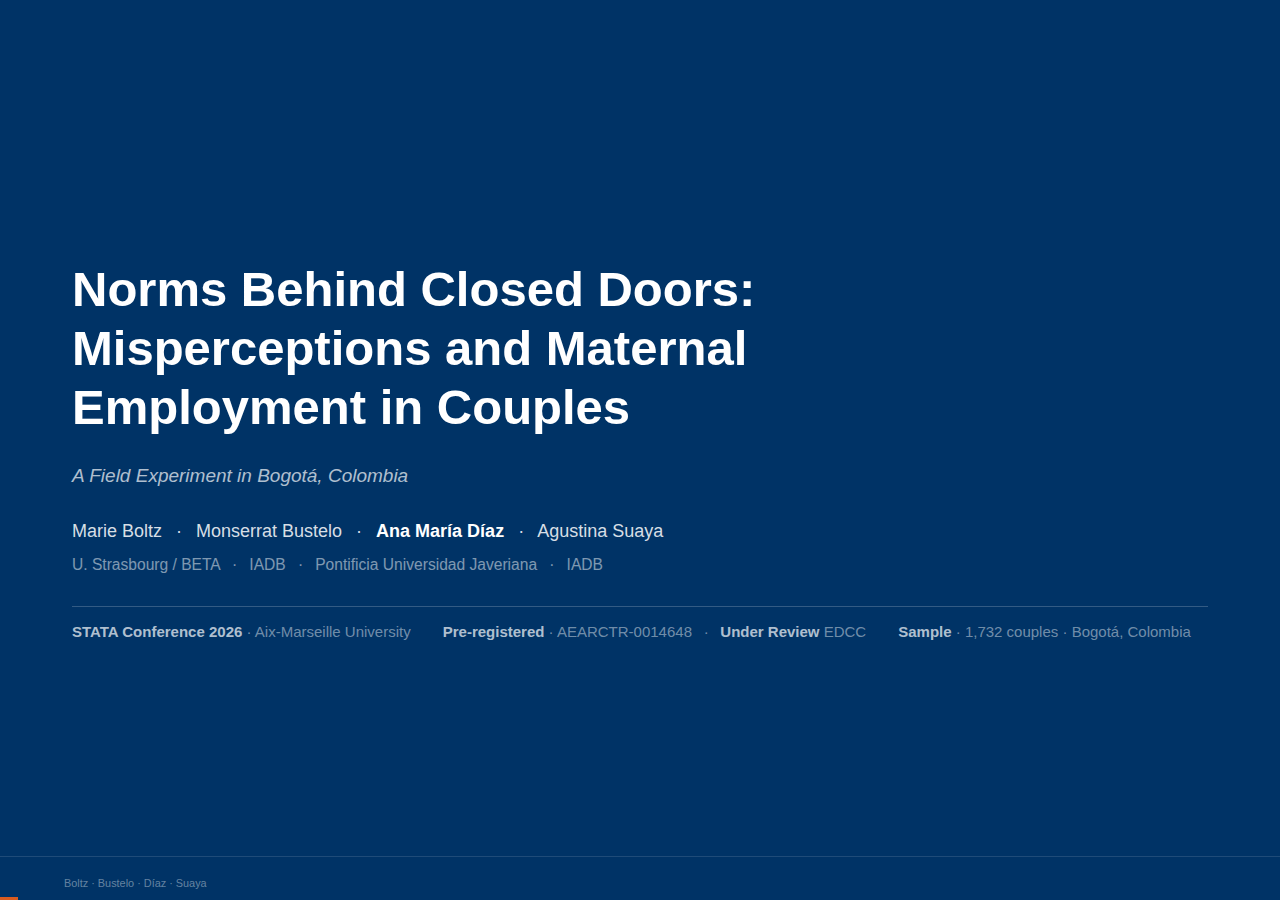
<file: presentaciones/norms-STATA-CONFERENCE-2026.html>
<!DOCTYPE html>
<html lang="en">
<head>
<meta charset="UTF-8">
<meta name="viewport" content="width=device-width, initial-scale=1.0">
<title>Norms Behind Closed Doors — STATA Conference 2026, Aix-Marseille University</title>
<style>
/* ─── VARIABLES ─── */
:root {
  --navy:        #003366;
  --navy-light:  #1a4d8f;
  --orange:      #D95C20;
  --orange-lt:   #FFF3EC;
  --dark:        #1a1a1a;
  --gray:        #555;
  --light:       #f5f5f5;
  --border:      #ddd;
  --white:       #ffffff;
  --green:       #1a6e38;
  --red:         #b31b1b;
}
* { margin:0; padding:0; box-sizing:border-box; }
body {
  font-family: -apple-system, 'Helvetica Neue', Arial, sans-serif;
  font-size: 20px;
  background: #111;
  overflow: hidden;
  height: 100vh; width: 100vw;
}

/* ─── SLIDE CONTAINER ─── */
.presentation { width:100vw; height:100vh; position:relative; }
.slide {
  display: none;
  width: 100%; height: 100%;
  position: absolute; top:0; left:0;
  padding: 44px 64px 58px 64px;
  flex-direction: column;
  background: var(--white);
  overflow: hidden;
}
.slide.active { display:flex; }

/* ─── SECTION DIVIDERS ─── */
.slide.divider {
  background: var(--navy);
  justify-content: center; align-items: center; text-align: center;
  padding: 40px;
}
.divider .sec-label {
  color: rgba(255,255,255,.4);
  font-size:.85em; font-weight:700; letter-spacing:3px;
  text-transform:uppercase; margin-bottom:16px;
}
.divider h2 {
  color: white; font-size:3em; font-weight:800;
  line-height:1.15; max-width:720px;
}
.divider .div-sub {
  color: rgba(255,255,255,.6); font-size:1.1em; margin-top:16px;
  max-width:600px;
}
.divider .div-roadmap {
  margin-top:28px; display:flex; gap:10px; flex-wrap:wrap; justify-content:center;
}
.divider .div-roadmap span {
  background: rgba(255,255,255,.12); color:rgba(255,255,255,.7);
  padding:4px 14px; border-radius:20px; font-size:.78em; letter-spacing:.5px;
}
.divider .div-roadmap span.active-sec {
  background: var(--orange); color:white; font-weight:700;
}

/* ─── COVER ─── */
.slide.cover { background:var(--navy); justify-content:center; padding:60px 72px; }
.cover-badge {
  display:inline-block; background:var(--orange); color:white;
  font-size:.72em; font-weight:700; letter-spacing:2px; text-transform:uppercase;
  padding:4px 14px; border-radius:4px; margin-bottom:22px;
}
.cover h1 {
  color:white; font-size:2.45em; font-weight:800;
  line-height:1.2; max-width:820px; margin-bottom:28px;
}
.cover .subtitle {
  color:rgba(255,255,255,.7); font-size:.95em;
  font-style:italic; margin-bottom:28px;
}
.cover .authors {
  color:rgba(255,255,255,.85); font-size:.9em; line-height:1.8; margin-bottom:6px;
}
.cover .affiliations {
  color:rgba(255,255,255,.5); font-size:.78em; line-height:1.6; margin-bottom:28px;
}
.cover .cover-foot {
  border-top:1px solid rgba(255,255,255,.2); padding-top:16px;
  display:flex; gap:32px;
  color:rgba(255,255,255,.45); font-size:.75em;
}
.cover .cover-foot span strong { color:rgba(255,255,255,.7); }

/* ─── SLIDE HEADER ─── */
.sh {
  border-bottom: 2px solid var(--orange);
  padding-bottom: 10px; margin-bottom: 20px; flex-shrink:0;
}
.sh .sec-tag {
  color:var(--orange); font-size:.68em; font-weight:700;
  letter-spacing:2px; text-transform:uppercase; margin-bottom:3px;
}
.sh h2 { color:var(--navy); font-size:1.7em; font-weight:700; line-height:1.2; }

/* ─── CONTENT ─── */
.content { flex:1; overflow:hidden; display:flex; flex-direction:column; }

/* ─── BULLETS ─── */
ul.bul { list-style:none; padding:0; }
ul.bul li {
  padding: 6px 0 6px 24px; position:relative;
  color:var(--dark); line-height:1.5; font-size:1.02em;
}
ul.bul li::before {
  content:'▸'; color:var(--orange);
  position:absolute; left:0; font-size:.82em; top:7px;
}
ul.bul li.sub {
  padding-left:42px; font-size:.86em; color:var(--gray);
}
ul.bul li.sub::before { content:'–'; left:24px; color:var(--gray); }
ul.bul li + li { margin-top:3px; }
ul.bul li.gap { margin-top:10px; }

/* ─── BOXES ─── */
.box {
  border-left:4px solid var(--orange); background:var(--orange-lt);
  padding:11px 16px; border-radius:0 6px 6px 0; margin:8px 0;
}
.box.navy { border-left-color:var(--navy); background:#EBF0F8; }
.box.green { border-left-color:var(--green); background:#EBF6EE; }
.box.red   { border-left-color:var(--red); background:#FDF0F0; }
.box p { font-size:.98em; line-height:1.5; color:var(--dark); }
.box strong { color:var(--navy); }

/* ─── RESULT CARDS ─── */
.cards { display:grid; gap:12px; margin:8px 0; }
.cards.c2 { grid-template-columns:1fr 1fr; }
.cards.c3 { grid-template-columns:1fr 1fr 1fr; }
.cards.c4 { grid-template-columns:1fr 1fr 1fr 1fr; }
.card {
  background:var(--light); border:1px solid var(--border);
  border-radius:8px; padding:14px 16px; border-top:3px solid var(--navy);
}
.card.or { border-top-color:var(--orange); }
.card.gn { border-top-color:var(--green); }
.card.rd { border-top-color:var(--red); }
.card h5 {
  color:var(--navy); font-size:.72em; text-transform:uppercase;
  letter-spacing:1px; margin-bottom:6px;
}
.card .num {
  font-size:2em; font-weight:800; color:var(--orange); line-height:1;
}
.card .num.navy { color:var(--navy); }
.card .num.green { color:var(--green); }
.card .desc { font-size:.78em; color:var(--gray); margin-top:4px; line-height:1.35; }

/* ─── PAPER CARDS (Research trajectory) ─── */
.paper {
  border:1px solid var(--border); border-left:4px solid var(--navy);
  border-radius:0 8px 8px 0; padding:11px 15px; margin-bottom:9px;
  background:white;
}
.paper.done { border-left-color:var(--green); }
.paper.current { border-left-color:var(--orange); background:var(--orange-lt); }
.paper .ptag {
  font-size:.67em; font-weight:700; letter-spacing:1.5px; text-transform:uppercase;
  margin-bottom:3px;
}
.paper .ptag.navy { color:var(--navy); }
.paper .ptag.gn { color:var(--green); }
.paper .ptag.or { color:var(--orange); }
.paper h4 { font-size:.88em; color:var(--dark); margin-bottom:3px; line-height:1.35; }
.paper .pfind { font-size:.8em; color:var(--gray); line-height:1.35; }
.paper .pgap  { font-size:.76em; color:var(--orange); margin-top:4px; font-style:italic; }
.paper .pgap.navy { color:var(--navy); font-style:normal; }

/* ─── COLUMNS ─── */
.cols { display:grid; gap:22px; flex:1; }
.cols.c2 { grid-template-columns:1fr 1fr; }
.cols.c2a { grid-template-columns:1.3fr .7fr; }
.cols.c2b { grid-template-columns:.7fr 1.3fr; }
.col-head {
  font-size:.68em; font-weight:700; letter-spacing:2px; text-transform:uppercase;
  color:var(--orange); margin-bottom:8px;
}

/* ─── IMAGES ─── */
.img-wrap {
  flex:1; display:flex; align-items:center; justify-content:center;
  overflow:hidden;
}
.img-wrap img { max-width:100%; max-height:100%; object-fit:contain; }

/* ─── STAGE FIGURE (uniform height across design slides) ─── */
.stage-fig {
  display:flex; justify-content:center; align-items:center;
  height: 48vh; margin-bottom: 14px; flex:none;
}
.stage-fig img { max-height:100%; max-width:100%; object-fit:contain; }

/* ─── WHATSAPP MOCKUP ─── */
.phone {
  background:#111b21; border-radius:26px; padding:10px;
  max-width: 360px; margin: 0 auto;
  box-shadow: 0 10px 30px rgba(0,0,0,.25);
}
.phone-screen {
  background:#e5ddd5; border-radius:18px;
  display:flex; flex-direction:column; min-height:54vh; max-height:60vh;
  overflow:hidden;
}
.phone-header {
  background:#128c7e; color:white; padding:10px 14px;
  display:flex; align-items:center; gap:10px;
  border-radius:18px 18px 0 0;
}
.phone-header .avatar {
  width:34px; height:34px; border-radius:50%;
  background:#25d366; display:flex; align-items:center; justify-content:center;
  color:white; font-weight:700; font-size:.8em; flex:none;
}
.phone-header .who { font-size:.8em; font-weight:600; line-height:1.2; }
.phone-header .who small { display:block; font-size:.72em; font-weight:400; opacity:.8; }
.phone-body {
  flex:1; padding:12px 10px; overflow-y:auto;
  background:#e5ddd5 url("data:image/svg+xml;utf8,<svg xmlns='http://www.w3.org/2000/svg' width='60' height='60'><circle cx='30' cy='30' r='1' fill='%23d1c7ba'/></svg>");
  display:flex; flex-direction:column; gap:5px;
}
.bubble {
  max-width:82%; padding:7px 11px;
  border-radius:9px; font-size:.78em; line-height:1.38;
  position:relative; box-shadow: 0 1px 1px rgba(0,0,0,.08);
}
.bubble.bot { background:#fff; align-self:flex-start; border-top-left-radius:2px; }
.bubble.me  { background:#dcf8c6; align-self:flex-end;   border-top-right-radius:2px; }
.bubble .tm { display:block; font-size:.7em; color:#667781; text-align:right; margin-top:2px; }
.bubble strong { color:#075e54; }
.bubble.opt {
  background:#f0f2f5; color:#075e54; font-weight:600;
  align-self:flex-start; border:1px solid #d9dfe3;
  font-size:.74em; padding:5px 10px;
}
.bubble.chart {
  background:#fff; align-self:flex-start; padding:8px 10px;
  width:86%; max-width:86%;
}
.bubble.chart .bar-row {
  display:grid; grid-template-columns:68px 1fr 38px;
  align-items:center; gap:6px; font-size:.72em; margin-top:3px;
}
.bubble.chart .bar {
  height:10px; background:#e5ddd5; border-radius:3px; overflow:hidden;
  position:relative;
}
.bubble.chart .bar span {
  display:block; height:100%; background:linear-gradient(90deg,#25d366,#128c7e);
  border-radius:3px;
}
.bubble.chart .lbl { color:#667781; font-weight:600; }
.bubble.chart .val { color:#075e54; font-weight:700; text-align:right; }

.phone-caption {
  text-align:center; margin-top:10px; font-size:.78em; color:var(--gray);
  font-style:italic;
}

/* ─── REVEAL BAR CHART (chatbot visualization, shown full-size) ─── */
.reveal-chart {
  background:#fff; border:1px solid var(--border); border-radius:12px;
  padding: 26px 32px; box-shadow: 0 4px 20px rgba(0,0,0,.08);
  max-width:760px; margin: 0 auto;
}
.reveal-chart h4 {
  color:var(--navy); font-size:1em; font-weight:700;
  margin-bottom:6px; text-align:center;
}
.reveal-chart .q {
  text-align:center; font-size:.85em; color:var(--gray); margin-bottom:18px;
  font-style:italic;
}
.reveal-bar-row {
  display:grid; grid-template-columns:170px 1fr 90px;
  align-items:center; gap:14px; margin: 12px 0;
}
.reveal-bar-row .lab { font-size:.95em; font-weight:600; color:var(--dark); }
.reveal-bar-row .lab small { display:block; font-size:.75em; color:var(--gray); font-weight:500; }
.reveal-bar-row .track {
  height:30px; background:#eef1f4; border-radius:6px; overflow:hidden;
  position:relative;
}
.reveal-bar-row .fill {
  height:100%; border-radius:6px; display:flex; align-items:center;
  justify-content:flex-end; padding-right:10px; color:white;
  font-size:.78em; font-weight:700;
  transition: width 1.4s ease;
}
.reveal-bar-row .fill.est { background:linear-gradient(90deg,#D95C20,#b84812); }
.reveal-bar-row .fill.real { background:linear-gradient(90deg,#25d366,#128c7e); }
.reveal-bar-row .val {
  font-size:1.35em; font-weight:800; text-align:right;
}
.reveal-bar-row .val.est { color:var(--orange); }
.reveal-bar-row .val.real { color:var(--green); }
.reveal-gap {
  margin-top:16px; padding:10px 14px; background:var(--orange-lt);
  border-left:4px solid var(--orange); border-radius:0 6px 6px 0;
  text-align:center; font-size:.95em; color:var(--dark);
}
.reveal-gap strong { color:var(--orange); font-size:1.15em; }

/* ─── INTERACTIVE POLL ─── */
.poll {
  background:white; border-radius:12px; border:1px solid var(--border);
  padding: 28px 34px; max-width: 780px; margin: 0 auto;
  box-shadow: 0 4px 20px rgba(0,0,0,.08);
}
.poll .poll-q {
  font-size:1.15em; color:var(--navy); font-weight:700;
  text-align:center; line-height:1.35; margin-bottom:20px;
}
.poll .poll-scale {
  display:flex; justify-content:space-between; align-items:center;
  font-size:.78em; color:var(--gray); margin-bottom:6px;
}
.poll input[type=range] { width:100%; height:18px; }
.poll .poll-value {
  text-align:center; font-size:3em; font-weight:800;
  color:var(--orange); margin-top:12px; line-height:1;
}
.poll .poll-value small { font-size:.3em; color:var(--gray); display:block; margin-top:6px; }
.poll .poll-hint {
  text-align:center; font-size:.8em; color:var(--gray);
  margin-top:18px; font-style:italic;
}
.poll-reveal-btn {
  display:block; margin:18px auto 0 auto;
  background:var(--navy); color:white; border:none;
  padding:10px 26px; border-radius:6px; font-size:.88em;
  font-weight:600; cursor:pointer; letter-spacing:.5px;
}
.poll-reveal-btn:hover { background:var(--navy-light); }
.img-cap {
  text-align:center; font-size:.7em; color:var(--gray); margin-top:6px;
  font-style:italic;
}

/* ─── TABLES ─── */
.tbl { width:100%; border-collapse:collapse; font-size:.76em; }
.tbl th {
  background:var(--navy); color:white; padding:7px 10px;
  text-align:center; font-weight:600;
}
.tbl td { padding:6px 10px; border-bottom:1px solid #eee; text-align:center; }
.tbl tr:nth-child(even) td { background:#f8f8f8; }
.tbl .ph td {
  background:#EBF0F8; color:var(--navy); font-weight:600;
  text-align:left; padding-left:8px;
}
.tbl .sig { color:var(--green); font-weight:700; }
.tbl .sig2 { color:var(--orange); font-weight:700; }
.tbl .tl { text-align:left; padding-left:8px; }
.tbl .indent { padding-left:20px; text-align:left; }
.tbl .gray { color:var(--gray); font-size:.92em; }

/* ─── TOC DIAGRAM (HTML version) ─── */
.toc {
  flex:1; display:flex; flex-direction:column;
  align-items:center; justify-content:center; gap:10px;
}
.toc-row { display:flex; gap:12px; align-items:center; }
.toc-box {
  border:2px solid #ccc; border-radius:6px; padding:10px 16px;
  text-align:center; font-size:.82em; color:var(--gray); line-height:1.35;
  min-width:180px; background:white;
}
.toc-box.hi {
  border-color:var(--orange); color:var(--dark);
  font-weight:600; background:var(--orange-lt);
}
.toc-box.done { border-color:var(--green); color:var(--green); }
.toc-box.dim { opacity:.35; }
.toc-arrow { font-size:1.5em; color:#aaa; }
.toc-arrow.hi { color:var(--orange); }

/* ─── STEP TIMELINE ─── */
.steps { display:flex; gap:0; flex:1; align-items:stretch; }
.step {
  flex:1; position:relative; padding:16px 14px;
  background:var(--light); border:1px solid var(--border);
  border-radius:8px; margin:0 4px;
  display:flex; flex-direction:column;
}
.step.hi { background:var(--orange-lt); border-color:var(--orange); }
.step.done { background:#EBF6EE; border-color:var(--green); }
.step .step-num {
  font-size:.65em; font-weight:800; letter-spacing:2px;
  text-transform:uppercase; margin-bottom:8px;
}
.step.hi .step-num { color:var(--orange); }
.step.done .step-num { color:var(--green); }
.step .step-num:not(.hi .step-num):not(.done .step-num) { color:var(--navy); }
.step h4 { font-size:.88em; font-weight:700; color:var(--dark); margin-bottom:6px; }
.step ul { list-style:none; padding:0; flex:1; }
.step ul li { font-size:.78em; color:var(--gray); line-height:1.4; padding:2px 0; }

/* ─── BADGE/LABELS ─── */
.badge {
  display:inline-block; padding:3px 10px; border-radius:4px;
  font-size:.7em; font-weight:700; letter-spacing:1px; text-transform:uppercase;
}
.badge.or { background:var(--orange-lt); color:var(--orange); border:1px solid var(--orange); }
.badge.nv { background:#EBF0F8; color:var(--navy); border:1px solid var(--navy); }
.badge.gn { background:#EBF6EE; color:var(--green); border:1px solid var(--green); }

/* ─── FOOTER ─── */
.footer {
  position:absolute; bottom:0; left:0; right:0; height:44px;
  display:flex; align-items:center; justify-content:space-between;
  padding:0 64px; border-top:1px solid #eee; background:white;
}
.footer .fl { font-size:.68em; color:var(--gray); }
.footer .fc { font-size:.68em; color:var(--gray); }
.footer .fr { font-size:.68em; color:var(--navy); font-weight:700; }
.slide.cover .footer, .slide.divider .footer {
  background:transparent; border-top:1px solid rgba(255,255,255,.12);
}
.slide.cover .footer .fl,
.slide.cover .footer .fc,
.slide.cover .footer .fr,
.slide.divider .footer .fl,
.slide.divider .footer .fc,
.slide.divider .footer .fr { color:rgba(255,255,255,.4); }

/* ─── APPENDIX BADGE ─── */
.app-badge {
  position:absolute; top:12px; right:64px; z-index:10;
  background:var(--orange); color:white; font-size:.63em; font-weight:700;
  letter-spacing:2px; padding:3px 10px; border-radius:3px; text-transform:uppercase;
}

/* ─── PROGRESS BAR ─── */
.progress { position:fixed; bottom:0; left:0; height:3px; background:var(--orange); transition:width .3s; z-index:200; }

/* ─── KEYBOARD HINT ─── */
.hint {
  position:fixed; bottom:56px; right:20px; background:rgba(0,0,0,.65);
  color:white; font-size:.62em; padding:6px 12px; border-radius:6px;
  opacity:0; transition:opacity .3s; pointer-events:none;
}
.hint.show { opacity:1; }

/* ─── PRINT ─── */
@media print {
  body { background:white; overflow:visible; }
  .slide { display:flex !important; position:relative; page-break-after:always; height:100vh; }
  .progress, .hint { display:none; }
}
.graph-container {
  display: grid;
  grid-template-columns: 1fr 1fr;
  gap: 32px;
  flex: 1;
  align-items: center;
}

.graph-item {
  display: flex;
  flex-direction: column;
  gap: 16px;
}

.group-title {
  font-size: 1.1em;
  font-weight: 700;
  color: var(--navy);
  margin-bottom: 8px;
}

/* Horizontal bar chart */
.bar-chart {
  position: relative;
  height: 120px;
  display: flex;
  flex-direction: column;
  justify-content: space-around;
  border-left: 2px solid var(--navy);
  padding-left: 12px;
}

.bar-row {
  display: flex;
  align-items: center;
  gap: 12px;
}

.bar-label {
  width: 80px;
  font-size: 0.9em;
  font-weight: 500;
  color: var(--gray);
  flex-shrink: 0;
}

.bar-axis {
  flex: 1;
  position: relative;
  height: 28px;
  background: rgba(0, 0, 0, 0.05);
  border-radius: 4px;
  display: flex;
  align-items: center;
}

.bar-point {
  position: absolute;
  width: 18px;
  height: 18px;
  border-radius: 50%;
  border: 3px solid white;
  top: 50%;
  transform: translateY(-50%);
  box-shadow: 0 2px 4px rgba(0,0,0,0.2);
}

.bar-point.sig { background: var(--orange); }
.bar-point.not-sig { background: #ccc; }

.bar-value {
  font-size: 0.95em;
  font-weight: 600;
  color: var(--navy);
  margin-left: 8px;
  min-width: 50px;
}

/* Info box below graph */
.effect-summary {
  background: var(--light);
  border-left: 4px solid var(--orange);
  padding: 14px 16px;
  border-radius: 4px;
  font-size: 0.95em;
}

.effect-row {
  display: flex;
  justify-content: space-between;
  margin-bottom: 8px;
}
.effect-row:last-child { margin-bottom: 0; }

.effect-label { color: var(--gray); }
.effect-value { font-weight: 700; color: var(--navy); }
.effect-value.sig { color: var(--orange); }

.pvalue-line {
  border-top: 1px solid var(--border);
  padding-top: 8px;
  margin-top: 8px;
  font-size: 0.9em;
}

/* Legend */
.legend {
  font-size: 0.85em;
  color: var(--gray);
  margin-top: 16px;
  padding: 12px;
  background: #f9f9f9;
  border-radius: 4px;
  border-left: 3px solid var(--orange);
}

.footer {
  margin-top: 12px;
  display: flex;
  justify-content: space-between;
  font-size: 0.8em;
  color: var(--gray);
  border-top: 1px solid var(--border);
  padding-top: 8px;
}

.nav-hint {
  position: fixed;
  bottom: 20px;
  left: 50%;
  transform: translateX(-50%);
  background: var(--navy);
  color: white;
  padding: 8px 16px;
  border-radius: 20px;
  font-size: 0.85em;
  z-index: 1000;
}

</style>
</head>
<body>

<div class="progress" id="prog"></div>
<div class="hint" id="hint">← → Space · A=Appendix · G=Go to</div>
<div class="presentation" id="pres">


<!-- ══════════════════════════════════════════════
     SLIDE 1 · COVER
═══════════════════════════════════════════════ -->
<div class="slide cover active" data-section="Cover">
  <div>
    <h1>Norms Behind Closed Doors:<br>Misperceptions and Maternal Employment in Couples</h1>
    <div class="subtitle">A Field Experiment in Bogotá, Colombia</div>
    <div class="authors">Marie Boltz &ensp;·&ensp; Monserrat Bustelo &ensp;·&ensp; <strong style="color:white">Ana María Díaz</strong> &ensp;·&ensp; Agustina Suaya</div>
    <div class="affiliations">
      U. Strasbourg / BETA &ensp;·&ensp; IADB &ensp;·&ensp; Pontificia Universidad Javeriana &ensp;·&ensp; IADB
    </div>
  </div>
  <div class="cover-foot">
    <span><strong>STATA Conference 2026</strong> · Aix-Marseille University</span>
    <span><strong>Pre-registered</strong> · AEARCTR-0014648 &ensp;·&ensp; <strong>Under Review</strong> EDCC</span>
    <span><strong>Sample</strong> · 1,732 couples · Bogotá, Colombia</span>
  </div>
  <div class="footer">
    <span class="fl">Boltz · Bustelo · Díaz · Suaya</span>
    <span class="fc"></span>
  </div>
</div>


<!-- ══════════════════════════════════════════════
     SLIDE 2 · DIVIDER: RESEARCH AGENDA
═══════════════════════════════════════════════ -->
<div class="slide divider" data-section="Research Agenda">
  <div class="sec-label">Section I</div>
  <h2>Research Agenda</h2>
  <div class="div-sub">Where this paper comes from — and why it is the natural next step</div>
  <div class="div-roadmap">
    <span class="active-sec">Research Agenda</span>
    <span>Design</span>
    <span>Empirical Strategy</span>
    <span>Results</span>
    <span>Conclusions</span>
    <span>Next: YouTube</span>
  </div>
  <div class="footer">
    <span class="fl">Boltz · Bustelo · Díaz · Suaya</span>
    <span class="fc"></span>
  </div>
</div>


<!-- ══════════════════════════════════════════════
     SLIDE 4 · PAPER 1: WTP SCHEDULE FLEXIBILITY
═══════════════════════════════════════════════ -->
<div class="slide" data-section="Research Agenda">
  <div class="sh">
    <div class="sec-tag">Research Agenda · Paper I</div>
    <h2>What Is the Price of Freedom?</h2>
  </div>
  <div class="content">
    <div class="paper done">
      <div class="ptag gn">Bustelo, Díaz, Lafortune, Piras, Salas, Tessada — EDCC 2023 (published)</div>
      <h4>Estimating Women's Willingness to Pay for Job Schedule Flexibility</h4>
      <div class="pfind">Discrete choice experiment with ~1,500 women in Bogotá. Reveals preferences for flexible schedules vs. part-time trade-offs.</div>
    </div>
    <div class="cards c3" style="margin:12px 0 10px 0;">
      <div class="card gn">
        <h5>Main Finding</h5>
        <div class="desc">Women sacrifice <strong>15–20%</strong> of offered wages for full-time contracts with flexible schedules</div>
      </div>
      <div class="card">
        <h5>Key Mechanism</h5>
        <div class="desc">Preference for <em>schedule</em> flexibility (when to work) — not for going part-time</div>
      </div>
      <div class="card or">
        <h5>Open Question</h5>
        <div class="desc">Are WTP patterns gendered? Do they operate within couples? Does context travel across countries?</div>
      </div>
    </div>
    <div class="box navy">
      <p><strong>What we learned:</strong> Flexibility is highly valued and commands a real wage sacrifice. Care burdens drive the premium. But we only studied women, only in one city, and couldn't say anything about household dynamics or gender norms.</p>
    </div>
  </div>
  <div class="footer">
    <span class="fl">Boltz · Bustelo · Díaz · Suaya</span>
    <span class="fc">Research Agenda</span>
  </div>
</div>


<!-- ══════════════════════════════════════════════
     SLIDE 5 · PAPER 2: WTP REMOTE / HYBRID
═══════════════════════════════════════════════ -->
<div class="slide" data-section="Research Agenda">
  <div class="sh">
    <div class="sec-tag">Research Agenda · Paper II</div>
    <h2>Do Women Value Location Flexibility More Than Men?</h2>
  </div>
  <div class="content">
    <div class="paper done">
      <div class="ptag gn">Díaz, Salas, Piras, Suaya — Working Paper 2024</div>
      <h4>Gender Disparities in Valuing Remote and Hybrid Work in Latin America</h4>
      <div class="pfind">DCE with ~4,785 workers across 5 Latin American countries (AR, CL, CO, MX, PE). Male-dominated sectors: manufacturing (operations supervisor) and IT (engineer / software developer).</div>
    </div>
    <div class="cards c2" style="margin:14px 0 10px 0;">
      <div class="card gn">
        <h5>Women's WTP</h5>
        <div class="num navy" style="font-size:1.8em;">~13% &nbsp;/&nbsp; 10%</div>
        <div class="desc">of wages sacrificed for <strong>hybrid</strong> (80% remote) &nbsp;/&nbsp; <strong>fully remote</strong></div>
      </div>
      <div class="card or">
        <h5>Men's WTP</h5>
        <div class="num navy" style="font-size:1.8em;">~8% &nbsp;/&nbsp; ≈0%</div>
        <div class="desc">of wages for hybrid; <em>no</em> willingness to trade pay for fully remote</div>
      </div>
    </div>
    <div class="box navy">
      <p><strong>Substantive finding:</strong> Women are willing to sacrifice ~62.5% more wages than men for flexibility. For fully remote work, the gender gap is most stark: women give up ~10% of their salary, men give up essentially nothing.</p>
    </div>
    <div class="box">
      <p><strong>What's missing:</strong> Individual choices don't reveal intra-household dynamics. Does the gender gap reflect <em>preferences</em>, or the fact that women anticipate they will absorb the household's need for flexibility?</p>
    </div>
  </div>
  <div class="footer">
    <span class="fl">Boltz · Bustelo · Díaz · Suaya</span>
    <span class="fc">Research Agenda</span>
  </div>
</div>


<!-- ══════════════════════════════════════════════
     SLIDE 6 · PAPER 3: WHO PAYS FOR PARTNER'S FLEXIBILITY
═══════════════════════════════════════════════ -->
<div class="slide" data-section="Research Agenda">
  <div class="sh">
    <div class="sec-tag">Research Agenda · Paper III</div>
    <h2>Who Pays for the Partner's Flexibility?</h2>
  </div>
  <div class="content">
    <div class="paper done">
      <div class="ptag gn">Boltz, Díaz, Salas — Working Paper 2026</div>
      <h4>Gender Norms and WTP for Own vs. Partner's Job Flexibility — DCE with Couples in Bogotá</h4>
      <div class="pfind">DCE eliciting each spouse's WTP for their <em>own</em> flexible job and for their <em>partner's</em> flexible job. N ≈ 450 couples.</div>
    </div>
    <div class="cards c2" style="margin:10px 0 10px 0;">
      <div class="card">
        <h5>WTP for Own Flexibility</h5>
        <div class="desc" style="font-size:.88em; margin-top:4px;">
          <strong>Wives:</strong> <span style="color:var(--orange);font-weight:700;">16.6%</span> of wages<br>
          <strong>Husbands:</strong> <span style="color:var(--navy);font-weight:700;">4.2%</span> of wages<br>
          <span style="font-size:.9em;color:var(--gray);">Wives value their own flexibility far more</span>
        </div>
      </div>
      <div class="card or">
        <h5>WTP for Partner's Flexibility</h5>
        <div class="desc" style="font-size:.88em; margin-top:4px;">
          <strong>Wives (for husband):</strong> <span style="color:var(--gray);font-weight:700;">3.9%</span><br>
          <strong>Husbands (for wife):</strong> <span style="color:var(--orange);font-weight:700;">21.8%</span><br>
          <span style="font-size:.9em;color:var(--gray);">Husbands pay the most — to have a flexible <em>wife</em></span>
        </div>
      </div>
    </div>
    <div class="box">
      <p><strong>Critical finding:</strong> Only "support for mothers working outside the home" moderates the gender gap in WTP. Gender norms — not just preferences — shape how couples allocate labor market investments. But we can't change those norms with a DCE.</p>
    </div>
  </div>
  <div class="footer">
    <span class="fl">Boltz · Bustelo · Díaz · Suaya</span>
    <span class="fc">Research Agenda</span>
  </div>
</div>


<!-- ══════════════════════════════════════════════
     SLIDE 6b · YOUR ESTIMATE: PLURALISTIC IGNORANCE
═══════════════════════════════════════════════ -->
<div class="slide" data-section="Research Agenda" id="estimate-poll">
  <div class="sh">
    <div class="sec-tag">Research Agenda · Interactive</div>
    <h2>Your Estimate: Pluralistic Ignorance</h2>
  </div>
  <div class="content" style="display:flex; flex-direction:column; align-items:center; justify-content:center; height:100%; padding:0;">
    <iframe src="https://presenter.ahaslides.com/casting/9068648/1776898527586-7oj74h0tda" frameborder="0" width="100%" height="100%" allowfullscreen="true" allow="autoplay; clipboard-write; encrypted-media; picture-in-picture; web-share" style="border-radius:8px; min-height:500px;"></iframe>
  </div>
  <div class="footer">
    <span class="fl">Boltz · Bustelo · Díaz · Suaya</span>
    <span class="fc">Research Agenda</span>
  </div>
</div>


<!-- ══════════════════════════════════════════════
     SLIDE 6c · SCAN TO VOTE (QR CODE)
═══════════════════════════════════════════════ -->
<div class="slide" data-section="Research Agenda">
  <div class="content" style="display:flex; flex-direction:column; align-items:center; justify-content:center; height:100%; gap:24px;">
    <div style="text-align:center;">
      <h2 style="margin-bottom:16px; color:var(--navy);">Scan to Vote</h2>
      <p style="font-size:1em; color:var(--gray); margin-bottom:32px;">Use your phone to vote on AhaSlides</p>
    </div>

    <div style="background:white; padding:32px; border-radius:12px; box-shadow:0 4px 16px rgba(0,0,0,.1);">
      <img src="ahaslides-qrcode.png" alt="AhaSlides QR Code" style="width:320px; height:320px; display:block;">
    </div>

    <div style="text-align:center; color:var(--gray); font-size:.9em;">
      <p>Or visit: <strong style="color:var(--navy);">https://ahaslides.com/6NRKR</strong></p>
    </div>
  </div>
  <div class="footer">
    <span class="fl">Boltz · Bustelo · Díaz · Suaya</span>
    <span class="fc">Research Agenda</span>
  </div>
</div>


<!-- ══════════════════════════════════════════════
     SLIDE 6d · THE REALITY
═══════════════════════════════════════════════ -->
<div class="slide" data-section="Research Agenda">
  <div class="content" style="display:flex; flex-direction:column; align-items:center; justify-content:center; height:100%; gap:32px;">
    <div style="text-align:center;">
      <h2 style="color:var(--navy); margin-bottom:24px;">The Reality</h2>
      <p style="font-size:1.2em; color:var(--dark); margin-bottom:48px;">In our baseline sample in Bogotá:</p>
    </div>

    <div style="background:var(--orange-lt); padding:48px; border-radius:12px; border-left:6px solid var(--orange); text-align:center;">
      <div style="font-size:3.2em; font-weight:800; color:var(--orange); margin-bottom:16px;">89%</div>
      <div style="font-size:1.3em; color:var(--dark);">of fathers support mothers working outside the home</div>
    </div>

    <div style="max-width:600px; text-align:center; color:var(--gray); font-size:1em;">
      <p><strong>Yet most think others are far more conservative.</strong><br>This gap between private views and perceived norms is <em>pluralistic ignorance</em>.</p>
    </div>
  </div>
  <div class="footer">
    <span class="fl">Boltz · Bustelo · Díaz · Suaya</span>
    <span class="fc">Research Agenda</span>
  </div>
</div>


<!-- ══════════════════════════════════════════════
     SLIDE 7 · THE OPEN QUESTION
═══════════════════════════════════════════════ -->
<div class="slide" data-section="Research Agenda">
  <div class="sh">
    <div class="sec-tag">Research Agenda · The Gap</div>
    <h2>The Open Question: Why Do Norms Persist?</h2>
  </div>
  <div class="content">
    <div class="box navy" style="margin-bottom:14px;">
      <p>Three papers document that <strong>gender norms shape labor market choices</strong> — from WTP for flexibility to intra-household allocations. But <em>why</em> do these norms persist, especially when private attitudes are already progressive?</p>
    </div>
    <ul class="bul">
      <li class="gap"><strong>The puzzle:</strong> In Bogotá, 89% of fathers privately support mothers working outside the home — yet female labor force participation remains 20 pp below men's.</li>
      <li><strong>One candidate mechanism:</strong> People think others are more conservative than they actually are. This <em>pluralistic ignorance</em> creates a social-permission friction — even when everyone privately agrees, no one acts because they think no one else does.</li>
      <li class="gap"><strong>Evidence from 60 countries</strong> (Bursztyn et al. 2023): Systematic underestimation of support for women working, especially of men's support. The gap is 15–30 pp on average.</li>
      <li class="gap"><strong>This paper asks:</strong> In a couple-based RCT, can correcting these misperceptions change <em>intra-household decisions</em> and <em>women's labor supply</em>?</li>
    </ul>
    <div class="cards c3" style="margin-top:10px;">
      <div class="card or">
        <h5>Innovation 1</h5>
        <div class="desc">Representative sample of <em>couples</em> — measure mutual misperceptions within households</div>
      </div>
      <div class="card or">
        <h5>Innovation 2</h5>
        <div class="desc">Zero-sum <em>revealed-preference</em> allocation: course slot for wife or husband</div>
      </div>
      <div class="card or">
        <h5>Innovation 3</h5>
        <div class="desc">Norm delivered is estimated from the <em>exact same population</em> — representative reference group</div>
      </div>
    </div>
  </div>
  <div class="footer">
    <span class="fl">Boltz · Bustelo · Díaz · Suaya</span>
    <span class="fc">Research Agenda</span>
  </div>
</div>


<!-- ══════════════════════════════════════════════
     SLIDE 8 · GLOBAL EVIDENCE
═══════════════════════════════════════════════ -->
<div class="slide" data-section="Research Agenda">
  <div class="sh">
    <div class="sec-tag">Research Agenda · Global Context</div>
    <h2>Pluralistic Ignorance Is a Global Phenomenon</h2>
  </div>
  <div class="content">
    <ul class="bul" style="margin-bottom:10px;">
      <li><strong>Bursztyn, Cappelen, Tungodden, Voena, Yanagizawa-Drott (2023):</strong> 60-country study on support for women working outside the home</li>
      <li>In nearly every country, both men and women <em>underestimate</em> how much men support women working — gaps of 15–30 pp on average</li>
      <li>The gap is largest precisely in countries where men's private support is high — a signature of pluralistic ignorance</li>
      <li class="gap">Latin America: relatively high private support, yet substantial misperceptions</li>
    </ul>
    <div class="img-wrap" style="max-height:55%;">
      <img src="../Slides/Figure1_Global.png" alt="Global evidence on pluralistic ignorance" />
    </div>
    <div class="img-cap">Bursztyn et al. (2023): Distribution of gaps between actual and perceived support for women working, 60 countries</div>
  </div>
  <div class="footer">
    <span class="fl">Boltz · Bustelo · Díaz · Suaya</span>
    <span class="fc">Research Agenda</span>
  </div>
</div>


<!-- ══════════════════════════════════════════════
     SLIDE 9 · LAC EVIDENCE
═══════════════════════════════════════════════ -->
<div class="slide" data-section="Research Agenda">
  <div class="sh">
    <div class="sec-tag">Research Agenda · Latin America</div>
    <h2>Latin America: High Support, High Misperception</h2>
  </div>
  <div class="content">
    <div class="img-wrap">
      <img src="../Slides/Figure2_Regional_LAC_hl.png" alt="Regional evidence LAC" />
    </div>
    <div class="img-cap">Bursztyn et al. (2023): LAC highlighted — misperceptions persist even where private support for women working is high</div>
  </div>
  <div class="footer">
    <span class="fl">Boltz · Bustelo · Díaz · Suaya</span>
    <span class="fc">Research Agenda</span>
  </div>
</div>


<!-- ══════════════════════════════════════════════
     SLIDE 10 · PRIOR EXPERIMENTS
═══════════════════════════════════════════════ -->
<div class="slide" data-section="Research Agenda">
  <div class="sh">
    <div class="sec-tag">Research Agenda · Literature</div>
    <h2>Correcting Misperceptions: What Prior Experiments Show</h2>
  </div>
  <div class="content">
    <ul class="bul">
      <li class="gap">
        <strong>Saudi Arabia</strong> (Bursztyn et al. 2020, AER): Informing men of true peer support for women working → men become more willing to let wives search for jobs; wives increase applications and interviews
      </li>
      <li class="gap">
        <strong>Indonesia</strong> (Cameron et al. 2026): Sharing community norm data with 4,000+ respondents → 25% more likely to pick career course instead of equal-value voucher
      </li>
      <li class="gap">
        <strong>Paraguay</strong> (Laszlo et al. 2025): Norm-shifting intervention in lab-in-the-field experiment → stronger beliefs in equitable household labor division
      </li>
    </ul>
    <div class="box" style="margin-top:10px;">
      <p><strong>What is missing in the literature:</strong> All prior studies observe only <em>one partner</em> — cannot measure mutual misperceptions or study how information corrects within-couple belief gaps. Course choices and lab outcomes are often hypothetical. None use a probability-sampled population as both respondents and norm-source.</p>
    </div>
    <div class="box navy" style="margin-top:8px;">
      <p><strong>Our contribution:</strong> Both partners randomized, surveyed, and treated. Zero-sum career course allocation. Representative Bogotá sample delivers a norm calibrated on the exact reference group.</p>
    </div>
  </div>
  <div class="footer">
    <span class="fl">Boltz · Bustelo · Díaz · Suaya</span>
    <span class="fc">Research Agenda</span>
  </div>
</div>


<!-- ══════════════════════════════════════════════
     SLIDE 10b · PAPER IN A NUTSHELL
═══════════════════════════════════════════════ -->
<div class="slide" data-section="Research Agenda">
  <div class="sh">
    <div class="sec-tag">Research Agenda · Our Paper</div>
    <h2>Paper in a Nutshell</h2>
  </div>
  <div class="content">
    <div class="cards c2" style="margin-bottom:14px;">
      <div class="card navy">
        <h5>Question</h5>
        <div class="desc" style="font-size:.92em; color:var(--dark);">
          Can correcting <strong>pluralistic ignorance</strong> about support for maternal employment shift intra-household decisions and women's labor supply?
        </div>
      </div>
      <div class="card">
        <h5>Setting</h5>
        <div class="desc" style="font-size:.92em; color:var(--dark);">
          1,732 cohabiting couples with young children in Bogotá, Colombia.
          Randomized WhatsApp + phone information intervention.
        </div>
      </div>
    </div>
    <ul class="bul">
      <li class="gap"><strong>Fact:</strong> 89% of fathers privately support mothers working outside the home — yet estimate only 61% of other men agree. A <em>28 percentage-point</em> misperception.</li>
      <li class="gap"><strong>Intervention:</strong> Personalized feedback on actual community support, delivered via WhatsApp chatbot and phone follow-up.</li>
      <li class="gap"><strong>Finding 1 — Beliefs:</strong> Treated individuals correct community beliefs by 3–5 pp; perceived spousal support rises by 6 pp.</li>
      <li><strong>Finding 2 — Decisions:</strong> Treated men are <em>9 pp more likely</em> (+23%) to nominate their wife for a career-development course.</li>
      <li><strong>Finding 3 — Labor:</strong> Treated women report more intensive job search (+10 pp); treated men value work–family balance more (+11 pp).</li>
      <li class="gap"><strong>Limit:</strong> Effects concentrated among labor-market attached women; inactive women respond little.</li>
    </ul>
  </div>
  <div class="footer">
    <span class="fl">Boltz · Bustelo · Díaz · Suaya</span>
    <span class="fc">Research Agenda</span>
  </div>
</div>


<!-- ══════════════════════════════════════════════
     SLIDE 11 · RESEARCH QUESTIONS
═══════════════════════════════════════════════ -->
<div class="slide" data-section="Research Agenda">
  <div class="sh">
    <div class="sec-tag">Research Agenda · Research Questions</div>
    <h2>Three Research Questions</h2>
  </div>
  <div class="content">
    <div class="cards c3" style="flex:1;">
      <div class="card navy" style="display:flex; flex-direction:column; justify-content:space-between;">
        <div>
          <h5>RQ 1 · Societal Beliefs</h5>
          <div class="desc" style="font-size:.9em; margin-top:6px; color:var(--dark);">
            Does information on <em>actual community support</em> correct second-order beliefs about the share of men and women who support maternal employment?
          </div>
        </div>
        <div style="margin-top:10px;">
          <span class="badge nv">Community beliefs · Sample 2∩3</span>
        </div>
      </div>
      <div class="card navy" style="display:flex; flex-direction:column; justify-content:space-between;">
        <div>
          <h5>RQ 2 · Spousal Beliefs</h5>
          <div class="desc" style="font-size:.9em; margin-top:6px; color:var(--dark);">
            Does correcting community-level misperceptions <em>spill over</em> into updated beliefs about the partner's views on maternal employment and task-sharing?
          </div>
        </div>
        <div style="margin-top:10px;">
          <span class="badge nv">Spousal second-order beliefs · Sample 2∩3</span>
        </div>
      </div>
      <div class="card or" style="display:flex; flex-direction:column; justify-content:space-between;">
        <div>
          <h5>RQ 3 · Decisions &amp; Labor</h5>
          <div class="desc" style="font-size:.9em; margin-top:6px; color:var(--dark);">
            Do belief updates affect (a) intra-household allocation of a <em>career-building course</em>, and (b) short-run <em>job search and labor market aspirations</em>?
          </div>
        </div>
        <div style="margin-top:10px;">
          <span class="badge or">Course · Sample 2</span>&ensp;
          <span class="badge or">Labor · Sample 2∩3</span>
        </div>
      </div>
    </div>
    <div class="box navy" style="margin-top:12px;">
      <p><strong>Causal pathway:</strong> Information → community belief update → spousal belief update → intra-household decision → labor market behavior</p>
    </div>
  </div>
  <div class="footer">
    <span class="fl">Boltz · Bustelo · Díaz · Suaya</span>
    <span class="fc">Research Agenda</span>
  </div>
</div>


<!-- ══════════════════════════════════════════════
     SLIDE 12 · DIVIDER: EXPERIMENTAL DESIGN
═══════════════════════════════════════════════ -->
<div class="slide divider" data-section="Experimental Design">
  <div class="sec-label">Section II</div>
  <h2>Experimental Design</h2>
  <div class="div-sub">1,732 couples · Bogotá · WhatsApp + phone · Three survey waves</div>
  <div class="div-roadmap">
    <span>Research Agenda</span>
    <span class="active-sec">Experimental Design</span>
    <span>Baseline Facts</span>
    <span>Results</span>
    <span>Heterogeneity</span>
    <span>Conclusions</span>
    <span>Next: YouTube</span>
  </div>
  <div class="footer">
    <span class="fl">Boltz · Bustelo · Díaz · Suaya</span>
    <span class="fc"></span>
  </div>
</div>


<!-- ══════════════════════════════════════════════
     SLIDE 13 · THEORY OF CHANGE
═══════════════════════════════════════════════ -->
<div class="slide" data-section="Experimental Design">
  <div class="sh">
    <div class="sec-tag">Experimental Design · Framework</div>
    <h2>Theory of Change</h2>
  </div>
  <div class="content">
    <!-- Simplified HTML diagram of the causal chain -->
    <div class="toc" style="gap:14px;">
      <!-- Step 1 -->
      <div class="toc-box hi" style="min-width:340px; font-size:.9em;">
        <strong>Randomized Information Treatment</strong><br>
        <span style="font-size:.85em; color:var(--gray);">Personalized feedback on community support for maternal employment (WhatsApp + phone)</span>
      </div>
      <div class="toc-arrow hi">▼</div>
      <!-- Step 2 -->
      <div class="toc-row">
        <div class="toc-box" style="font-size:.85em;">
          Update of <strong>community</strong> 2nd-order beliefs<br>
          <span style="color:var(--gray);font-size:.88em;">(men's &amp; women's support)</span>
        </div>
        <div style="color:#aaa; font-size:1.2em;">⟵ ⟶</div>
        <div class="toc-box" style="font-size:.85em;">
          Update of <strong>spousal</strong> 2nd-order beliefs<br>
          <span style="color:var(--gray);font-size:.88em;">(perceived partner support)</span>
        </div>
      </div>
      <div class="toc-arrow" style="color:#aaa;">▼</div>
      <!-- Step 3 -->
      <div class="toc-row">
        <div class="toc-box" style="font-size:.85em; min-width:220px;">
          <strong>Intra-household decisions</strong><br>
          <span style="color:var(--gray);font-size:.88em;">Career course allocation<br>(wife or husband?)</span>
        </div>
        <div style="color:#aaa; font-size:1.2em; padding:0 10px;">+</div>
        <div class="toc-box" style="font-size:.85em; min-width:220px;">
          <strong>Labor market outcomes</strong><br>
          <span style="color:var(--gray);font-size:.88em;">Job search, aspirations, work–family balance</span>
        </div>
      </div>
    </div>
    <div class="box navy" style="margin-top:14px;">
      <p><strong>Key mechanism:</strong> Within-couple misperceptions are <em>optimistic</em> (spouses slightly overestimate each other's support). The dominant friction is at the <em>community level</em> — each spouse hesitates to advocate for the wife's career because they believe broad societal disapproval is high.</p>
    </div>
  </div>
  <div class="footer">
    <span class="fl">Boltz · Bustelo · Díaz · Suaya</span>
    <span class="fc">Experimental Design</span>
  </div>
</div>


<!-- ══════════════════════════════════════════════
     SLIDE 14 · SAMPLE
═══════════════════════════════════════════════ -->
<div class="slide" data-section="Experimental Design">
  <div class="sh">
    <div class="sec-tag">Experimental Design · Sample</div>
    <h2>The Sample: 1,732 Cohabiting Couples in Bogotá</h2>
  </div>
  <div class="content">
    <div class="cards c4" style="margin-bottom:14px;">
      <div class="card navy">
        <h5>Couples</h5>
        <div class="num">1,732</div>
        <div class="desc">Cohabiting heterosexual couples; 3,464 adults surveyed</div>
      </div>
      <div class="card">
        <h5>Eligibility</h5>
        <div class="num" style="font-size:1.4em; color:var(--navy);">≥1 child</div>
        <div class="desc">Under 6 years of age — stage when gender gaps in LFP widen most sharply</div>
      </div>
      <div class="card">
        <h5>City</h5>
        <div class="num" style="font-size:1.35em; color:var(--navy);">Bogotá</div>
        <div class="desc">Women's LFP ≈ 64%; above LAC average (~52%), among highest of major cities</div>
      </div>
      <div class="card or">
        <h5>Design</h5>
        <div class="num" style="font-size:1.35em;">1:1</div>
        <div class="desc">Randomization at couple level; stratified by wife's LFP status and husband's first-order belief</div>
      </div>
    </div>
    <ul class="bul">
      <li>Representative sample of households with ≥1 child under 6 in Bogotá — guarantees norm accuracy for the reference group</li>
      <li><strong>Both partners</strong> individually surveyed (in-person or phone, July–September 2024)</li>
      <li>Household income: 28% low · 60% middle · 12% high — mirrors city distribution</li>
      <li class="gap"><strong>Three survey waves:</strong> Baseline (Jul–Sep 2024) → Midline/WhatsApp (Oct 2024) → Endline by phone (Nov 2024–Jan 2025)</li>
    </ul>
  </div>
  <div class="footer">
    <span class="fl">Boltz · Bustelo · Díaz · Suaya</span>
    <span class="fc">Experimental Design</span>
  </div>
</div>


<!-- ══════════════════════════════════════════════
     SLIDE 15 · STAGE 1 — BASELINE SURVEY
═══════════════════════════════════════════════ -->
<div class="slide" data-section="Experimental Design">
  <div class="sh">
    <div class="sec-tag">Experimental Design · Stage 1</div>
    <h2>Stage 1 — Baseline Survey &amp; Belief Elicitation</h2>
  </div>
  <div class="content">
    <div class="stage-fig">
      <img src="../Slides/slide_stage1_baseline.png" alt="Stage 1 Baseline" />
    </div>
    <div style="background:var(--light); border-left:4px solid var(--navy); padding:16px 20px; margin-top:14px; border-radius:4px;">
      <ul class="bul" style="margin:0;">
        <li><strong>First-order belief:</strong> do <em>you</em> agree mothers should be free to work?</li>
        <li><strong>Second-order beliefs:</strong> community-level estimates (how many fathers/mothers agree?)</li>
        <li><strong>Spousal beliefs:</strong> what do you think your partner believes?</li>
      </ul>
    </div>
  </div>
  <div class="footer">
    <span class="fl">Boltz · Bustelo · Díaz · Suaya</span>
    <span class="fc">Experimental Design</span>
  </div>
</div>


<!-- ══════════════════════════════════════════════
     SLIDE 16 · STAGE 2 — RANDOMIZATION
═══════════════════════════════════════════════ -->
<div class="slide" data-section="Experimental Design">
  <div class="sh">
    <div class="sec-tag">Experimental Design · Stage 2</div>
    <h2>Stage 2 — Randomization at the Couple Level</h2>
  </div>
  <div class="content">
    <div class="stage-fig">
      <img src="../Slides/slide_stage2_randomization.png" alt="Stage 2 Randomization" />
    </div>
    <div style="background:var(--light); border-left:4px solid var(--orange); padding:16px 20px; margin-top:14px; border-radius:4px;">
      <ul class="bul" style="margin:0;">
        <li><strong>Unit:</strong> couple (both partners receive the same arm)</li>
        <li><strong>Stratification:</strong> wife's labor status, husband's first-order support, presence of children &lt;6</li>
        <li><strong>Treatment:</strong> WhatsApp chatbot with actual Bogotá-level support; <strong>Control:</strong> placebo on green transport</li>
      </ul>
    </div>
  </div>
  <div class="footer">
    <span class="fl">Boltz · Bustelo · Díaz · Suaya</span>
    <span class="fc">Experimental Design</span>
  </div>
</div>


<!-- ══════════════════════════════════════════════
     SLIDE 17 · WHAT EACH ARM SAW
═══════════════════════════════════════════════ -->
<div class="slide" data-section="Experimental Design">
  <div class="sh">
    <div class="sec-tag">Experimental Design · Two Arms</div>
    <h2>What Each Arm Saw — One Norm, Two Topics</h2>
  </div>
  <div class="content">
    <div class="cols c2" style="gap:28px; flex:none; margin-top:10px;">
      <div>
        <div class="col-head" style="color:var(--orange);">Treatment (866 couples)</div>
        <div class="box" style="padding:18px 22px; min-height:150px;">
          <p style="font-size:1.02em; line-height:1.45; color:var(--navy); font-weight:600;">
            "Mothers of children under six should be free to work for pay outside the home."
          </p>
          <p style="font-size:.85em; color:var(--gray); margin-top:10px;">Gender-norm statement (target).</p>
        </div>
      </div>
      <div>
        <div class="col-head" style="color:var(--navy);">Control (866 couples)</div>
        <div class="box navy" style="padding:18px 22px; min-height:150px;">
          <p style="font-size:1.02em; line-height:1.45; color:var(--navy); font-weight:600;">
            "Companies should subsidize public transport."
          </p>
          <p style="font-size:.85em; color:var(--gray); margin-top:10px;">Placebo norm — unrelated topic.</p>
        </div>
      </div>
    </div>
    <div class="box green" style="margin-top:16px;">
      <p><strong>Same chatbot, same four steps, same schedule.</strong> The only difference is the norm each arm sees. Any T–C gap in downstream behavior is attributable to corrected beliefs about <em>gender norms</em>.</p>
    </div>
  </div>
  <div class="footer">
    <span class="fl">Boltz · Bustelo · Díaz · Suaya</span>
    <span class="fc">Experimental Design</span>
  </div>
</div>


<!-- ══════════════════════════════════════════════
     SLIDE 18 · TREATMENT WHATSAPP MOCKUP
═══════════════════════════════════════════════ -->
<div class="slide" data-section="Experimental Design">
  <div class="sh">
    <div class="sec-tag">Experimental Design · Treatment Chatbot</div>
    <h2>Treatment Arm — Personalized Feedback on the Gender Norm</h2>
  </div>
  <div class="content">
    <div class="cols c2" style="gap:28px;">
      <div>
        <div class="phone">
          <div class="phone-screen">
            <div class="phone-header">
              <div class="avatar">N</div>
              <div class="who">Norms Study<small>online</small></div>
            </div>
            <div class="phone-body">
              <div class="bubble bot">Hello 👋 In the baseline survey you answered a question about the statement:<br><br><strong>"Mothers of children under six should be free to work for pay outside the home."</strong><span class="tm">10:02</span></div>
              <div class="bubble bot">You estimated that out of 100 fathers in Bogotá, <strong>60</strong> agree with this statement.<span class="tm">10:02</span></div>
              <div class="bubble bot">Do you think your estimate matches the true share in Bogotá?<span class="tm">10:02</span></div>
              <div class="bubble opt">Yes &nbsp;•&nbsp; No &nbsp;•&nbsp; Not sure</div>
              <div class="bubble me">No<span class="tm">10:03 ✓✓</span></div>
              <div class="bubble chart">
                <div style="font-size:.78em; color:#075e54; font-weight:700; margin-bottom:4px;">Actual share in Bogotá (baseline data):</div>
                <div class="bar-row"><span class="lbl">Fathers</span><div class="bar"><span style="width:89%;"></span></div><span class="val">89 / 100</span></div>
                <div class="bar-row"><span class="lbl">Mothers</span><div class="bar"><span style="width:91%;"></span></div><span class="val">91 / 100</span></div>
              </div>
              <div class="bubble bot">In fact, <strong>89 out of 100 fathers</strong> and <strong>91 out of 100 mothers</strong> in Bogotá agree with the statement.<span class="tm">10:03</span></div>
              <div class="bubble bot">How does this information feel to you?<span class="tm">10:03</span></div>
              <div class="bubble opt">Interesting &nbsp;•&nbsp; Irrelevant &nbsp;•&nbsp; Disappointing</div>
            </div>
          </div>
        </div>
        <div class="phone-caption">Treatment arm — gender norm</div>
      </div>
      <div>
        <div class="col-head">The four steps (as in the paper)</div>
        <ul class="bul">
          <li><strong>Step 1 — Recall:</strong> shows the respondent's own baseline estimate of fathers' / mothers' agreement</li>
          <li><strong>Step 2 — Check:</strong> asks whether that estimate matches reality</li>
          <li><strong>Step 3 — Reveal:</strong> shows the actual share computed from the baseline (as a WhatsApp message with numbers and emojis)</li>
          <li><strong>Step 4 — Rate:</strong> asks the respondent to rate the discrepancy — <em>interesting / irrelevant / disappointing</em></li>
        </ul>
        <div class="box" style="margin-top:10px;">
          <p>The same four steps are repeated for beliefs about men's and women's support, with order randomized.</p>
        </div>
      </div>
    </div>
  </div>
  <div class="footer">
    <span class="fl">Boltz · Bustelo · Díaz · Suaya</span>
    <span class="fc">Experimental Design</span>
  </div>
</div>


<!-- ══════════════════════════════════════════════
     SLIDE 18b · THE REVEAL — HOW THE FIGURE LOOKED
═══════════════════════════════════════════════ -->
<div class="slide" data-section="Experimental Design">
  <div class="sh">
    <div class="sec-tag">Experimental Design · Treatment — The Reveal</div>
    <h2>What Treated Respondents Saw at Step 3 — The Figure</h2>
  </div>
  <div class="content">
    <div class="reveal-chart" style="margin-top:10px;">
      <h4>Share of fathers in Bogotá who agree with the statement</h4>
      <div class="q">"Mothers of children under six should be free to work for pay outside the home."</div>

      <div class="reveal-bar-row">
        <div class="lab">Your estimate<small>(from the baseline survey)</small></div>
        <div class="track"><div class="fill est" style="width:60%;">60%</div></div>
        <div class="val est">60 / 100</div>
      </div>

      <div class="reveal-bar-row">
        <div class="lab">Actual share<small>(measured in Bogotá)</small></div>
        <div class="track"><div class="fill real" style="width:89%;">89%</div></div>
        <div class="val real">89 / 100</div>
      </div>

      <div class="reveal-gap">
        <strong>+29 pp</strong> &nbsp;— fathers in Bogotá support working mothers much more than respondents believe
      </div>
    </div>

    <div class="box navy" style="margin-top:18px;">
      <p><strong>Repeated for mothers:</strong> a second pair of bars shows the respondent's estimate for mothers (≈80%) and the actual (≈91%). Order randomized across respondents.</p>
    </div>
  </div>
  <div class="footer">
    <span class="fl">Boltz · Bustelo · Díaz · Suaya</span>
    <span class="fc">Experimental Design</span>
  </div>
</div>

<!-- ══════════════════════════════════════════════
     SLIDE 18 · CONTROL WHATSAPP MOCKUP
═══════════════════════════════════════════════ -->
<div class="slide" data-section="Experimental Design">
  <div class="sh">
    <div class="sec-tag">Experimental Design · Control Chatbot</div>
    <h2>Control Arm — Same Structure, Placebo Norm</h2>
  </div>
  <div class="content">
    <div class="cols c2" style="gap:28px;">
      <div>
        <div class="phone">
          <div class="phone-screen">
            <div class="phone-header">
              <div class="avatar">N</div>
              <div class="who">Norms Study<small>online</small></div>
            </div>
            <div class="phone-body">
              <div class="bubble bot">Hello 👋 In the baseline survey you answered a question about the statement:<br><br><strong>"Companies should subsidize public transport."</strong><span class="tm">10:02</span></div>
              <div class="bubble bot">You estimated that out of 100 people in Bogotá, <strong>75</strong> agree with this statement.<span class="tm">10:02</span></div>
              <div class="bubble bot">Do you think your estimate matches the true share in Bogotá?<span class="tm">10:02</span></div>
              <div class="bubble opt">Yes &nbsp;•&nbsp; No &nbsp;•&nbsp; Not sure</div>
              <div class="bubble me">Not sure<span class="tm">10:03 ✓✓</span></div>
              <div class="bubble chart">
                <div style="font-size:.78em; color:#075e54; font-weight:700; margin-bottom:4px;">Actual share in Bogotá (baseline data):</div>
                <div class="bar-row"><span class="lbl">Men</span><div class="bar"><span style="width:94%;"></span></div><span class="val">94 / 100</span></div>
                <div class="bar-row"><span class="lbl">Women</span><div class="bar"><span style="width:95%;"></span></div><span class="val">95 / 100</span></div>
              </div>
              <div class="bubble bot">In fact, <strong>94 out of 100 men</strong> and <strong>95 out of 100 women</strong> in Bogotá agree.<span class="tm">10:03</span></div>
              <div class="bubble bot">How does this information feel to you?<span class="tm">10:03</span></div>
              <div class="bubble opt">Interesting &nbsp;•&nbsp; Irrelevant &nbsp;•&nbsp; Disappointing</div>
            </div>
          </div>
        </div>
        <div class="phone-caption">Control arm — placebo norm</div>
      </div>
      <div>
        <div class="col-head">Why this placebo</div>
        <ul class="bul">
          <li>Same channel (WhatsApp chatbot), same format, same four-step sequence, same schedule</li>
          <li>Unrelated topic: <em>attitudes toward corporate subsidies for public transport</em></li>
          <li>Shares the belief-elicitation mechanics without addressing gender norms</li>
        </ul>
        <div class="box navy" style="margin-top:10px;">
          <p><strong>Identification:</strong> the T – C contrast isolates the effect of correcting beliefs about <em>maternal employment</em>, net of any attention, engagement, or framing effect from the chatbot itself.</p>
        </div>
      </div>
    </div>
  </div>
  <div class="footer">
    <span class="fl">Boltz · Bustelo · Díaz · Suaya</span>
    <span class="fc">Experimental Design</span>
  </div>
</div>


<!-- ══════════════════════════════════════════════
     SLIDE 19 · STAGE 3 MIDLINE — ENGAGEMENT
═══════════════════════════════════════════════ -->
<div class="slide" data-section="Experimental Design">
  <div class="sh">
    <div class="sec-tag">Experimental Design · Stage 3</div>
    <h2>Stage 3 — Midline: WhatsApp Engagement</h2>
  </div>
  <div class="content">
    <div class="stage-fig">
      <img src="../Slides/slide_stage3_midline.png" alt="Stage 3 Midline" />
    </div>
    <div style="background:var(--light); border-left:4px solid var(--navy); padding:16px 20px; margin-top:14px; border-radius:4px;">
      <ul class="bul" style="margin:0;">
        <li><strong>Delivery:</strong> WhatsApp chatbot with 4 interactive steps (Sep–Oct 2024)</li>
        <li><strong>Engagement:</strong> only ~29% of couples completed the interaction (501 of 1,732 T; 518 of 1,732 C)</li>
        <li><strong>Note:</strong> low engagement suggests digital interventions face uptake barriers in this population</li>
      </ul>
    </div>
  </div>
  <div class="footer">
    <span class="fl">Boltz · Bustelo · Díaz · Suaya</span>
    <span class="fc">Experimental Design</span>
  </div>
</div>


<!-- ══════════════════════════════════════════════
     SLIDE 20 · COURSE DECISION + ENDLINE
═══════════════════════════════════════════════ -->
<div class="slide" data-section="Experimental Design">
  <div class="sh">
    <div class="sec-tag">Experimental Design · Stage 4 · Follow-up</div>
    <h2>After the Chatbot — Course Decision &amp; Endline</h2>
  </div>
  <div class="content">
    <div class="stage-fig">
      <img src="../Slides/slide_stage4_endline.png" alt="Follow-up timeline" />
    </div>
    <div class="cols c2" style="gap:18px; flex:none; margin-top:14px;">
      <div style="background:var(--light); border-left:4px solid var(--orange); padding:16px 20px; border-radius:4px;">
        <div style="font-weight:700; color:var(--orange); font-size:1em; margin-bottom:10px;">Course nomination (end of WhatsApp)</div>
        <ul class="bul" style="margin:0;">
          <li>One real online career course per household — keep it or give to partner</li>
          <li>Zero-sum choice with direct personal cost — revealed preference</li>
        </ul>
      </div>
      <div style="background:var(--light); border-left:4px solid var(--navy); padding:16px 20px; border-radius:4px;">
        <div style="font-weight:700; color:var(--navy); font-size:1em; margin-bottom:10px;">Endline phone survey (1–2 months later)</div>
        <ul class="bul" style="margin:0;">
          <li>1,382 of 3,464 reached (≈40%)</li>
          <li>Beliefs, job search, work–family balance, aspirations</li>
          <li>Treatment info re-administered; measured <em>before</em> reinforcement</li>
        </ul>
      </div>
    </div>
  </div>
  <div class="footer">
    <span class="fl">Boltz · Bustelo · Díaz · Suaya</span>
    <span class="fc">Experimental Design</span>
  </div>
</div>



<!-- ══════════════════════════════════════════════
     SLIDE 19 · DIVIDER: BASELINE FACTS
═══════════════════════════════════════════════ -->
<div class="slide divider" data-section="Baseline Facts">
  <div class="sec-label">Section III</div>
  <h2>Baseline Facts</h2>
  <div class="div-sub">Near-universal private support — and a 28 pp misperception</div>
  <div class="div-roadmap">
    <span>Research Agenda</span>
    <span>Experimental Design</span>
    <span class="active-sec">Baseline Facts</span>
    <span>Results</span>
    <span>Heterogeneity</span>
    <span>Conclusions</span>
    <span>Next: YouTube</span>
  </div>
  <div class="footer">
    <span class="fl">Boltz · Bustelo · Díaz · Suaya</span>
    <span class="fc"></span>
  </div>
</div>


<!-- ══════════════════════════════════════════════
     SLIDE 20 · SAMPLE CHARACTERISTICS
═══════════════════════════════════════════════ -->
<div class="slide" data-section="Baseline Facts">
  <div class="sh">
    <div class="sec-tag">Baseline Facts · Sample</div>
    <h2>Individual Attributes — Large Gender Gap in LFP</h2>
  </div>
  <div class="content" style="display:flex; justify-content:center;">
    <table class="tbl" style="font-size:0.88em; width:70%;">
      <thead>
        <tr>
          <th class="tl" style="width:45%;">Variable</th>
          <th>Husbands</th>
          <th>Wives</th>
          <th>Δ</th>
        </tr>
      </thead>
      <tbody>
        <tr class="ph"><td colspan="4"><strong>Demographics</strong></td></tr>
        <tr><td class="indent">Age (years)</td><td>34.9</td><td>32.0</td><td class="sig">2.8***</td></tr>

        <tr class="ph"><td colspan="4"><strong>Education</strong></td></tr>
        <tr><td class="indent">Low</td><td>14.3%</td><td>10.8%</td><td class="sig">3.5***</td></tr>
        <tr><td class="indent">Medium</td><td>69.5%</td><td>71.1%</td><td>−1.6</td></tr>
        <tr><td class="indent">High</td><td>16.2%</td><td>18.1%</td><td>−2.0</td></tr>

        <tr class="ph"><td colspan="4"><strong>Employment Status</strong></td></tr>
        <tr><td class="indent">Employed</td><td class="sig">90.5%</td><td class="sig">52.0%</td><td class="sig">38.5***</td></tr>
        <tr><td class="indent">Unemployed</td><td>5.0%</td><td>6.3%</td><td>−1.3</td></tr>
        <tr><td class="indent">Inactive</td><td>4.5%</td><td class="sig2">41.7%</td><td class="sig2">−37.2***</td></tr>
        <tr><td class="indent">Weekly hours</td><td class="sig">48.7</td><td>37.6</td><td class="sig">11.1***</td></tr>

        <tr class="ph"><td colspan="4"><strong>Job Flexibility</strong></td></tr>
        <tr><td class="indent">High</td><td>23.6%</td><td class="sig">33.0%</td><td class="sig">−9.4***</td></tr>
        <tr><td class="indent">Some</td><td>27.2%</td><td>31.5%</td><td>−4.3**</td></tr>
        <tr><td class="indent">None</td><td class="sig">48.9%</td><td>35.1%</td><td class="sig">13.8***</td></tr>

        <tr class="ph"><td colspan="4"><strong>Job Search</strong></td></tr>
        <tr><td class="indent">Looking for job</td><td>10.6%</td><td class="sig">16.2%</td><td class="sig">−5.5***</td></tr>
        <tr><td class="indent">Start business</td><td>9.1%</td><td>7.2%</td><td>1.9**</td></tr>
        <tr><td class="indent">Would like to</td><td>49.3%</td><td>51.8%</td><td>−2.5</td></tr>
        <tr><td class="indent">Satisfied</td><td>31.0%</td><td>24.9%</td><td class="sig">6.2***</td></tr>
      </tbody>
    </table>
  </div>
  <div class="footer">
    <span class="fl">Boltz · Bustelo · Díaz · Suaya</span>
    <span class="fc">Baseline Facts</span>
  </div>
</div>


<!-- ══════════════════════════════════════════════
     SLIDE 21 · HOUSEHOLD ATTRIBUTES
═══════════════════════════════════════════════ -->
<div class="slide" data-section="Baseline Facts">
  <div class="sh">
    <div class="sec-tag">Baseline Facts · Household</div>
    <h2>Household Attributes & Income Distribution</h2>
  </div>
  <div class="content" style="display:flex; justify-content:center;">
    <table class="tbl" style="font-size:0.88em; width:70%;">
      <thead>
        <tr>
          <th class="tl" style="width:50%;">Characteristic</th>
          <th colspan="2" style="text-align:center;">Sample Composition</th>
        </tr>
      </thead>
      <tbody>
        <tr class="ph"><td colspan="3"><strong>Household Size & Composition</strong></td></tr>
        <tr><td class="indent">Average household size</td><td colspan="2" style="text-align:center;">3.8 members</td></tr>
        <tr><td class="indent">Children under 6 per HH</td><td colspan="2" style="text-align:center;">1.13</td></tr>
        <tr><td class="indent">HH with child &lt;6 not in childcare</td><td colspan="2" style="text-align:center;">27.6%</td></tr>
        <tr><td class="indent">HH with member needing permanent care</td><td colspan="2" style="text-align:center;">32.0%</td></tr>

        <tr class="ph"><td colspan="3"><strong>Household Income Category</strong></td></tr>
        <tr><td class="indent">Low income (&lt;1.3M COP)</td><td style="text-align:center;">28%</td><td>~$6,200 USD</td></tr>
        <tr><td class="indent">Middle income (1.3–3.9M COP)</td><td style="text-align:center;">60%</td><td>~$6,200–$18,600 USD</td></tr>
        <tr><td class="indent">High income (&gt;3.9M COP)</td><td style="text-align:center;">12%</td><td>&gt;$18,600 USD</td></tr>

        <tr class="ph"><td colspan="3"><strong>Sample Composition</strong></td></tr>
        <tr><td class="indent">Total households</td><td colspan="2" style="text-align:center;">1,732</td></tr>
        <tr><td class="indent">Total individuals</td><td colspan="2" style="text-align:center;">3,464 (1,732 couples)</td></tr>
      </tbody>
    </table>
  </div>
  <div class="footer">
    <span class="fl">Boltz · Bustelo · Díaz · Suaya</span>
    <span class="fc">Baseline Facts</span>
  </div>
</div>


<!-- ══════════════════════════════════════════════
     SLIDE 21 · THE CORE FACT: MISPERCEPTION
═══════════════════════════════════════════════ -->
<div class="slide" data-section="Baseline Facts">
  <div class="sh">
    <div class="sec-tag">Baseline Facts · Pluralistic Ignorance</div>
    <h2>Pluralistic Ignorance: Everyone Supports, Everyone Thinks Others Don't</h2>
  </div>
  <div class="content">
    <div style="display:grid; grid-template-columns:1fr 1fr; gap:14px; margin-bottom:14px; font-size:0.95em;">

      <div style="background:#f5f5f5; border-left:4px solid #003366; padding:14px; border-radius:4px;">
        <div style="font-weight:700; color:#003366; margin-bottom:10px;">👨 Husbands' Misperception</div>
        <div style="line-height:1.8; font-size:0.96em;">
          <strong style="color:#cc0000; font-size:1.1em;">Fathers' support misperception: −27.5 pp</strong><br>
          <span style="font-size:0.85em;">Actual: 88.5% | Perceived: 60.98%</span><br><br>
          <strong style="color:#ff9999;">Mothers' support misperception: −10.9 pp</strong><br>
          <span style="font-size:0.85em;">Actual: 90.5% | Perceived: 79.61%</span>
        </div>
      </div>

      <div style="background:#f5f5f5; border-left:4px solid #D95C20; padding:14px; border-radius:4px;">
        <div style="font-weight:700; color:#D95C20; margin-bottom:10px;">👩 Wives' Misperception</div>
        <div style="line-height:1.8; font-size:0.96em;">
          <strong style="color:#cc0000; font-size:1.1em;">Fathers' support misperception: −32.8 pp</strong><br>
          <span style="font-size:0.85em;">Actual: 88.5% | Perceived: 55.70%</span><br><br>
          <strong style="color:#ff9999;">Mothers' support misperception: −10.5 pp</strong><br>
          <span style="font-size:0.85em;">Actual: 90.5% | Perceived: 80.01%</span>
        </div>
      </div>

      <div style="background:#f5f5f5; border-left:4px solid #003366; padding:14px; border-radius:4px;">
        <div style="font-weight:700; color:#003366; margin-bottom:10px;">💑 Spousal Misperceptions (Within-Couple)</div>
        <div style="line-height:1.8; font-size:0.96em;">
          <strong style="color:#2ca02c; font-size:1.1em;">Husbands underestimate wives: −3.4 pp*</strong><br>
          <span style="font-size:0.85em;">Husband thinks: 93.9% | Wife actual: 90.5%</span><br><br>
          <strong style="color:#2ca02c; font-size:1.1em;">Wives underestimate husbands: −1.4 pp*</strong><br>
          <span style="font-size:0.85em;">Wife thinks: 89.9% | Husband actual: 88.5%</span><br>
          <span style="font-size:0.8em; color:#999;">*optimistic (overestimate)</span>
        </div>
      </div>

      <div style="background:#f5f5f5; border-left:4px solid #D95C20; padding:14px; border-radius:4px;">
        <div style="font-weight:700; color:#D95C20; margin-bottom:10px;">🚌 Placebo Norm (Green Transport)</div>
        <div style="line-height:1.8; font-size:0.96em;">
          <strong>Husband support:</strong> 93.5%<br>
          <strong>Wife support:</strong> 94.9%<br><br>
          <strong style="color:#2ca02c;">NO MISPERCEPTION</strong><br>
          <span style="font-size:0.85em;">High consensus, no gender gap</span>
        </div>
      </div>

    </div>

    <div class="box" style="margin-top:12px;">
      <p><strong>Pluralistic Ignorance Pattern:</strong> Both spouses privately support maternal employment, but dramatically underestimate community support for fathers (−27.5 to −32.8 pp). Misperception about mothers' support is much smaller (−10.5 pp). Within-couple, spouses are optimistic (slightly overestimate each other's support). The <em>community-level friction dominates</em>, not spousal. Placebo shows this is gender-norm-specific.</p>
    </div>
  </div>
  <div class="footer">
    <span class="fl">Boltz · Bustelo · Díaz · Suaya</span>
    <span class="fc">Baseline Facts</span>
  </div>
</div>


<!-- ══════════════════════════════════════════════
     SLIDE 22 · BASELINE BELIEFS TABLE
═══════════════════════════════════════════════ -->
<div class="slide" data-section="Baseline Facts">
  <div class="sh">
    <div class="sec-tag">Baseline Facts · Beliefs</div>
    <h2>Baseline Beliefs: Target Norm & Placebo</h2>
  </div>
  <div class="content" style="display:flex; justify-content:center;">
    <table class="tbl" style="font-size:0.88em; width:80%;">
      <thead>
        <tr>
          <th class="tl" style="width:45%;">Belief Type</th>
          <th>Husbands</th>
          <th>Wives</th>
          <th>Difference</th>
        </tr>
      </thead>
      <tbody>
        <tr class="ph"><td colspan="4"><strong>A. Target Norm: "Mothers of children &lt;6 should be free to work"</strong></td></tr>
        <tr><td class="tl"><strong>First-order</strong> (own view)</td><td><strong>88.5%</strong></td><td><strong>90.5%</strong></td><td>−2.0 pp**</td></tr>
        <tr><td class="tl"><strong>Second-order: Men</strong> (estimate of fathers)</td><td class="sig2">61.0%</td><td class="sig2">55.7%</td><td class="sig">+5.3 pp***</td></tr>
        <tr><td class="tl"><strong>Second-order: Women</strong> (estimate of mothers)</td><td>79.6%</td><td>80.0%</td><td>−0.4 pp</td></tr>
        <tr><td class="tl"><strong>Spousal second-order</strong></td><td>93.9%</td><td>89.9%</td><td class="sig">+4.1 pp***</td></tr>

        <tr class="ph"><td colspan="4"><strong>B. Placebo Norm: "Companies should subsidize public transport"</strong></td></tr>
        <tr><td class="tl"><strong>First-order</strong> (own view)</td><td>93.5%</td><td>94.9%</td><td>−1.4 pp***</td></tr>
      </tbody>
    </table>
  </div>
  <div style="margin-top:12px; font-size:0.9em; text-align:center; color:#555;">
    <p><strong>N = 1,732 couples.</strong> High first-order support for both norms (88–95%). Misperception concentrated on father's support for maternal employment (gap: 27–33 pp). Placebo norm shows no such gap.</p>
  </div>
  <div class="footer">
    <span class="fl">Boltz · Bustelo · Díaz · Suaya</span>
    <span class="fc">Baseline Facts</span>
  </div>
</div>


<!-- ══════════════════════════════════════════════
     SLIDE 23 · FIGURE: MEN'S SUPPORT MISPERCEPTION
═══════════════════════════════════════════════ -->
<div class="slide" data-section="Baseline Facts">
  <div class="sh">
    <div class="sec-tag">Baseline Facts · Figure</div>
    <h2>Both Sexes Underestimate Men's Support by ~20–30 pp</h2>
  </div>
  <div class="content">
    <div class="img-wrap">
      <img src="../Slides/FigureA1_Target_MEN.png" alt="Men's support misperception distribution" />
    </div>
    <div class="img-cap">Distribution of first-order beliefs vs. second-order beliefs about men's support for maternal employment. True share = 89%. Perceived share peaks at ~60%.</div>
  </div>
  <div class="footer">
    <span class="fl">Boltz · Bustelo · Díaz · Suaya</span>
    <span class="fc">Baseline Facts</span>
  </div>
</div>


<!-- ══════════════════════════════════════════════
     SLIDE 23 · FIGURE: WOMEN'S SUPPORT
═══════════════════════════════════════════════ -->
<div class="slide" data-section="Baseline Facts">
  <div class="sh">
    <div class="sec-tag">Baseline Facts · Figure</div>
    <h2>Women's Perceived Support: Smaller Gap, Similar Pattern</h2>
  </div>
  <div class="content">
    <div class="img-wrap">
      <img src="../Slides/FigureA2_Target_WOMEN.png" alt="Women's support misperception distribution" />
    </div>
    <div class="img-cap">Distribution of first-order beliefs vs. second-order beliefs about women's support. True share ≈ 91%. Perceived support still understated, but gap is smaller (~10 pp).</div>
  </div>
  <div class="footer">
    <span class="fl">Boltz · Bustelo · Díaz · Suaya</span>
    <span class="fc">Baseline Facts</span>
  </div>
</div>


<!-- ══════════════════════════════════════════════
     SLIDE 24 · DIVIDER: EMPIRICAL STRATEGY
═══════════════════════════════════════════════ -->
<div class="slide divider" data-section="Empirical Strategy">
  <div class="sec-label">Section IV</div>
  <h2>Empirical Strategy</h2>
  <div class="div-sub">IPWRA · Attrition correction · Multiple testing</div>
  <div class="div-roadmap">
    <span>Research Agenda</span>
    <span>Experimental Design</span>
    <span>Baseline Facts</span>
    <span class="active-sec">Empirical Strategy</span>
    <span>Results</span>
    <span>Heterogeneity</span>
    <span>Conclusions</span>
  </div>
  <div class="footer">
    <span class="fl">Boltz · Bustelo · Díaz · Suaya</span>
    <span class="fc"></span>
  </div>
</div>


<!-- ══════════════════════════════════════════════
     SLIDE 25 · IPWRA
═══════════════════════════════════════════════ -->
<div class="slide" data-section="Empirical Strategy">
  <div class="sh">
    <div class="sec-tag">Empirical Strategy · IPWRA</div>
    <h2>Addressing Two Sources of Non-Random Selection</h2>
  </div>
  <div class="content">
    <div class="cols c2" style="flex:none; margin-bottom:12px; gap:14px;">
      <div class="box">
        <p><strong>Problem 1 — Attrition:</strong> Only 40% of baseline respondents complete the endline phone survey. If survey completion is correlated with potential outcomes, naïve estimates are biased.</p>
      </div>
      <div class="box">
        <p><strong>Problem 2 — Imperfect take-up:</strong> Only 36% engage with the WhatsApp chatbot. Engagers differ from non-engagers (more inactive, more care burden).</p>
      </div>
    </div>
    <div class="box navy" style="margin-bottom:12px;">
      <p><strong>Solution: Two-step IPWRA</strong><br>
        Step 1 — Selection model: predict probability of appearing in each analysis sample using ~50 baseline covariates. Construct stabilized IPW weights.<br>
        Step 2 — Treatment model: within each sample, estimate ATT using IPWRA (doubly robust — consistent if either model is correct).
      </p>
    </div>
    <ul class="bul">
      <li><strong>Inference:</strong> Fisher exact (randomization-inference) p-values as primary; cluster-robust SE at household level</li>
      <li><strong>Multiple testing:</strong> Romano-Wolf step-down p-values for each outcome family (F1: community beliefs, F2: course, F3/F4: labor)</li>
      <li><strong>Attrition robustness:</strong> Lee (2009) sharp bounds; near-miss timing placebo; IPWRA sensitivity (winsorized, trimmed, logit PS)</li>
      <li><strong>Diagnostics:</strong> Max SMD &lt;0.10 after weighting; ESS large; p-score overlap confirmed — see Appendix</li>
    </ul>
  </div>
  <div class="footer">
    <span class="fl">Boltz · Bustelo · Díaz · Suaya</span>
    <span class="fc">Empirical Strategy</span>
  </div>
</div>


<!-- ══════════════════════════════════════════════
     SLIDE 26 · DIVIDER: RESULTS
═══════════════════════════════════════════════ -->
<div class="slide divider" data-section="Results">
  <div class="sec-label">Section V</div>
  <h2>Results</h2>
  <div class="div-sub">Community beliefs · Spousal beliefs · Course allocation · Labor market outcomes</div>
  <div class="div-roadmap">
    <span>Research Agenda</span>
    <span>Experimental Design</span>
    <span>Baseline Facts</span>
    <span>Empirical Strategy</span>
    <span class="active-sec">Results</span>
    <span>Heterogeneity</span>
    <span>Conclusions</span>
  </div>
  <div class="footer">
    <span class="fl">Boltz · Bustelo · Díaz · Suaya</span>
    <span class="fc"></span>
  </div>
</div>


<!-- ══════════════════════════════════════════════
     SLIDE 27 · RESULTS INTRO: RESEARCH QUESTIONS & DEPENDENT VARIABLES
═══════════════════════════════════════════════ -->
<div class="slide" data-section="Results">
  <div class="sh">
    <div class="sec-tag">Results · Research Questions</div>
    <h2>Three Research Questions & Dependent Variables</h2>
  </div>
  <div class="content">
    <div class="cards c3" style="flex:1;">
      <div class="card navy" style="display:flex; flex-direction:column; justify-content:space-between;">
        <div>
          <h5>RQ 1 · Societal Beliefs</h5>
          <div class="desc" style="font-size:.85em; margin-top:6px; color:var(--dark);">
            Does information on <em>actual community support</em> correct second-order beliefs about the share of men and women who support maternal employment?
          </div>
          <div style="margin-top:10px; padding-top:10px; border-top:1px solid rgba(0,0,0,.1);">
            <strong style="font-size:.78em; color:var(--navy); text-transform:uppercase; letter-spacing:0.5px;">Dependent Variables:</strong>
            <div style="font-size:.78em; color:var(--dark); margin-top:4px; line-height:1.3;">
              First-order beliefs · Community 2nd-order beliefs (men's &amp; women's support) · Misperception gaps
            </div>
          </div>
        </div>
        <div style="margin-top:10px;">
          <span class="badge nv">Sample 2∩3 · N=1,102</span>
        </div>
      </div>
      <div class="card navy" style="display:flex; flex-direction:column; justify-content:space-between;">
        <div>
          <h5>RQ 2 · Spousal Beliefs</h5>
          <div class="desc" style="font-size:.85em; margin-top:6px; color:var(--dark);">
            Does correcting community-level misperceptions <em>spill over</em> into updated beliefs about the partner's views on maternal employment and task-sharing?
          </div>
          <div style="margin-top:10px; padding-top:10px; border-top:1px solid rgba(0,0,0,.1);">
            <strong style="font-size:.78em; color:var(--navy); text-transform:uppercase; letter-spacing:0.5px;">Dependent Variables:</strong>
            <div style="font-size:.78em; color:var(--dark); margin-top:4px; line-height:1.3;">
              Spousal 2nd-order beliefs (maternal employment, equal task-sharing) · Within-couple misperceptions
            </div>
          </div>
        </div>
        <div style="margin-top:10px;">
          <span class="badge nv">Sample 3 &amp; Sample 2∩3</span>
        </div>
      </div>
      <div class="card or" style="display:flex; flex-direction:column; justify-content:space-between;">
        <div>
          <h5>RQ 3 · Decisions &amp; Labor</h5>
          <div class="desc" style="font-size:.85em; margin-top:6px; color:var(--dark);">
            Do belief updates affect (a) intra-household allocation of a <em>career-building course</em>, and (b) short-run <em>job search and labor market aspirations</em>?
          </div>
          <div style="margin-top:10px; padding-top:10px; border-top:1px solid rgba(0,0,0,.1);">
            <strong style="font-size:.78em; color:var(--orange); text-transform:uppercase; letter-spacing:0.5px;">Dependent Variables:</strong>
            <div style="font-size:.78em; color:var(--dark); margin-top:4px; line-height:1.3;">
              (a) Course enrollment decision · (b) Job search effort, labor market aspirations, work-family balance preferences
            </div>
          </div>
        </div>
        <div style="margin-top:10px;">
          <span class="badge or">Course: Sample 2</span>&ensp;
          <span class="badge or">Labor: Sample 2∩3</span>
        </div>
      </div>
    </div>
  </div>
  <div class="footer">
    <span class="fl">Boltz · Bustelo · Díaz · Suaya</span>
    <span class="fc">Results</span>
  </div>
</div>


<!-- RQ1: DEPENDENT VARIABLES -->
<div class="slide divider" data-section="Results">
  <div class="sec-label">Research Question 1</div>
  <h2>Dependent Variables</h2>
  <div class="div-sub">Does information about actual community support for maternal employment correct first-order and second-order beliefs?</div>
  <div style="margin-top: 2rem; text-align: center; display: flex; flex-direction: column; align-items: center; color: rgba(255,255,255,.75); font-size: 0.95em; max-width: 700px; line-height: 1.7;">
    <div style="text-align: left; display: grid; grid-template-columns: 1fr 1fr; gap: 20px; width: 100%;">
      <div>• First-order beliefs (FOB)<br>• Second-order beliefs (SOB): Men<br>• Misperceptions: Men's support</div>
      <div>• Second-order beliefs (SOB): Women<br>• Misperceptions: Women's support</div>
    </div>
  </div>
</div>


<!-- ══════════════════════════════════════════════
     SLIDE 28 · RQ1: RESULTS TABLE (CONSOLIDATED)
═══════════════════════════════════════════════ -->
<div class="slide" data-section="Results">
  <div class="sh">
    <div class="sec-tag">Results · RQ1 — Community Beliefs</div>
    <h2>Does Information Correct Community Second-Order Beliefs? Complete Results</h2>
  </div>
  <div class="content">
    <table class="tbl" style="font-size:.70em;">
      <thead>
        <tr>
          <th class="tl" style="width:26%;">Outcome</th>
          <th>First-Order<br>Belief (1)</th>
          <th>2nd-Order:<br>Men's Support (2)</th>
          <th>2nd-Order:<br>Women's Support (3)</th>
          <th>Misperception<br>Men D (4)</th>
          <th>Misperception<br>Women D (5)</th>
        </tr>
      </thead>
      <tbody>
        <tr class="ph"><td colspan="6"><strong>Panel A — All (N = 1,102)</strong></td></tr>
        <tr>
          <td class="indent">ATT</td>
          <td>0.001</td>
          <td class="sig2">2.75*</td>
          <td class="sig">3.58**</td>
          <td class="sig2">−0.054*</td>
          <td>−0.047</td>
        </tr>
        <tr>
          <td class="indent gray">Control mean</td>
          <td class="gray">0.902</td>
          <td class="gray">63.2</td>
          <td class="gray">75.8</td>
          <td class="gray">0.832</td>
          <td class="gray">0.553</td>
        </tr>
        <tr class="ph"><td colspan="6"><strong>Panel B — Men (N = 453)</strong></td></tr>
        <tr>
          <td class="indent">ATT</td>
          <td>−0.004</td>
          <td>2.82</td>
          <td class="sig2">4.50*</td>
          <td class="sig">−0.110**</td>
          <td>−0.047</td>
        </tr>
        <tr>
          <td class="indent gray">Control mean</td>
          <td class="gray">0.903</td>
          <td class="gray">61.0</td>
          <td class="gray">79.6</td>
          <td class="gray">0.901</td>
          <td class="gray">0.596</td>
        </tr>
        <tr class="ph"><td colspan="6"><strong>Panel C — Women (N = 649)</strong></td></tr>
        <tr>
          <td class="indent">ATT</td>
          <td>−0.002</td>
          <td>2.57</td>
          <td>2.30</td>
          <td>−0.018</td>
          <td>−0.040</td>
        </tr>
        <tr>
          <td class="indent gray">Control mean</td>
          <td class="gray">0.901</td>
          <td class="gray">64.8</td>
          <td class="gray">80.0</td>
          <td class="gray">0.800</td>
          <td class="gray">0.535</td>
        </tr>
      </tbody>
    </table>
    <div class="cols c2" style="flex:none; margin-top:8px; gap:10px;">
      <div class="box navy">
        <p><strong>Key finding 1:</strong> No change in first-order beliefs (already near ceiling at 90%). The intervention leaves own attitudes unchanged.</p>
      </div>
      <div class="box">
        <p><strong>Key finding 2:</strong> Community beliefs <em>do</em> correct. Men's misperception of male support falls −11 pp (p=0.031). Women perceive male support +4.5 pp (p=0.058).</p>
      </div>
    </div>
    <div class="box" style="margin-top:8px; font-size:.92em;">
      <strong>Sample:</strong> Respondents in both midline and endline surveys (Sample 2∩3, N=1,102). ATT = Average Treatment effect on the Treated (IPWRA, 90% CI). Control means are unadjusted baseline/endline values.
    </div>
  </div>
  <div class="footer">
    <span class="fl">Boltz · Bustelo · Díaz · Suaya</span>
    <span class="fc">Results · RQ1</span>
  </div>
</div>


<div class="slide" data-section="Results">
  <div class="sh">
    <div class="sec-tag">Results</div>
    <h2>First-Order Beliefs: Treatment Effects by Gender</h2>
  </div>
  <div class="content">
    <div class="graph-container">
      <div class="graph-item">
        <div class="group-title">Men (n=373)</div>
        <div class="bar-chart">
          <div class="bar-row">
            <div class="bar-label">Control</div>
            <div class="bar-axis"><div class="bar-point" style="left: 90.3%;"></div></div>
            <div class="bar-value">90.3%</div>
          </div>
          <div class="bar-row">
            <div class="bar-label">Treatment</div>
            <div class="bar-axis"><div class="bar-point not-sig" style="left: 89.89999999999999%;"></div></div>
            <div class="bar-value">89.9%</div>
          </div>
        </div>
        <div class="effect-summary not-sig">
          <div class="effect-row"><span class="effect-label">Effect (pp):</span><span class="effect-value ">+-0.4</span></div>
          <div class="effect-row"><span class="effect-label">Effect (%):</span><span class="effect-value ">-0.4%</span></div>
          <div class="effect-row pvalue-line"><span class="effect-label">p-value:</span><span class="effect-value ">p>0.10</span></div>
        </div>
      </div>
      <div class="graph-item">
        <div class="group-title">Women (n=644)</div>
        <div class="bar-chart">
          <div class="bar-row">
            <div class="bar-label">Control</div>
            <div class="bar-axis"><div class="bar-point" style="left: 90.1%;"></div></div>
            <div class="bar-value">90.1%</div>
          </div>
          <div class="bar-row">
            <div class="bar-label">Treatment</div>
            <div class="bar-axis"><div class="bar-point not-sig" style="left: 89.89999999999999%;"></div></div>
            <div class="bar-value">89.9%</div>
          </div>
        </div>
        <div class="effect-summary not-sig">
          <div class="effect-row"><span class="effect-label">Effect (pp):</span><span class="effect-value ">-0.2</span></div>
          <div class="effect-row"><span class="effect-label">Effect (%):</span><span class="effect-value ">-0.2%</span></div>
          <div class="effect-row pvalue-line"><span class="effect-label">p-value:</span><span class="effect-value ">p>0.10</span></div>
        </div>
      </div>
    </div>
    <div class="legend">
      <strong>Method:</strong> IPWRA with Fisher exact p-values. Point estimates with relative % change.
    </div>
  </div>
  <div class="footer">
    <span class="fl">Boltz · Bustelo · Díaz · Suaya</span>
    <span class="fc">Results</span>
  </div>
</div>


<!-- ══════════════════════════════════════════════
     SLIDE 30 · RQ1: SOB — MEN'S SUPPORT
═══════════════════════════════════════════════ -->
<div class="slide" data-section="Results">
  <div class="sh">
    <div class="sec-tag">Results · RQ1 — Second-Order Beliefs</div>
    <h2>Perceived Men's Support: Treatment Effects by Gender</h2>
  </div>
  <div class="content">
    <div class="graph-container">
      <div class="graph-item">
        <div class="group-title">Men (n=373)</div>
        <div class="bar-chart">
          <div class="bar-row">
            <div class="bar-label">Control</div>
            <div class="bar-axis"><div class="bar-point" style="left: 61.00%;"></div></div>
            <div class="bar-value">61.0</div>
          </div>
          <div class="bar-row">
            <div class="bar-label">Treatment</div>
            <div class="bar-axis"><div class="bar-point not-sig" style="left: 63.82%;"></div></div>
            <div class="bar-value">63.8</div>
          </div>
        </div>
        <div class="effect-summary not-sig">
          <div class="effect-row"><span class="effect-label">Effect (pp):</span><span class="effect-value ">+2.8</span></div>
          <div class="effect-row"><span class="effect-label">Effect (%):</span><span class="effect-value ">+4.6%</span></div>
          <div class="effect-row pvalue-line"><span class="effect-label">p-value:</span><span class="effect-value ">p>0.10</span></div>
        </div>
      </div>

      <div class="graph-item">
        <div class="group-title">Women (n=644)</div>
        <div class="bar-chart">
          <div class="bar-row">
            <div class="bar-label">Control</div>
            <div class="bar-axis"><div class="bar-point" style="left: 64.80%;"></div></div>
            <div class="bar-value">64.8</div>
          </div>
          <div class="bar-row">
            <div class="bar-label">Treatment</div>
            <div class="bar-axis"><div class="bar-point not-sig" style="left: 67.37%;"></div></div>
            <div class="bar-value">67.4</div>
          </div>
        </div>
        <div class="effect-summary not-sig">
          <div class="effect-row"><span class="effect-label">Effect (pp):</span><span class="effect-value ">+2.6</span></div>
          <div class="effect-row"><span class="effect-label">Effect (%):</span><span class="effect-value ">+4.0%</span></div>
          <div class="effect-row pvalue-line"><span class="effect-label">p-value:</span><span class="effect-value ">p>0.10</span></div>
        </div>
      </div>
    </div>

    <div class="legend">
      <strong>Method:</strong> IPWRA with Fisher exact p-values. Point estimates with relative % change.
    </div>
  </div>
  <div class="footer">
    <span class="fl">Boltz · Bustelo · Díaz · Suaya</span>
    <span class="fc">Results · RQ1</span>
  </div>
</div>


<!-- ══════════════════════════════════════════════
     SLIDE 31 · RQ1: SOB — WOMEN'S SUPPORT
═══════════════════════════════════════════════ -->
<div class="slide" data-section="Results">
  <div class="sh">
    <div class="sec-tag">Results · RQ1 — Second-Order Beliefs</div>
    <h2>Perceived Women's Support: Treatment Effects by Gender</h2>
  </div>
  <div class="content">
    <div class="graph-container">
      <div class="graph-item">
        <div class="group-title">Men (n=373)</div>
        <div class="bar-chart">
          <div class="bar-row">
            <div class="bar-label">Control</div>
            <div class="bar-axis"><div class="bar-point" style="left: 79.60%;"></div></div>
            <div class="bar-value">79.6</div>
          </div>
          <div class="bar-row">
            <div class="bar-label">Treatment</div>
            <div class="bar-axis"><div class="bar-point sig" style="left: 84.10%;"></div></div>
            <div class="bar-value">84.1</div>
          </div>
        </div>
        <div class="effect-summary ">
          <div class="effect-row"><span class="effect-label">Effect (pp):</span><span class="effect-value sig">+4.5</span></div>
          <div class="effect-row"><span class="effect-label">Effect (%):</span><span class="effect-value sig">+5.7%</span></div>
          <div class="effect-row pvalue-line"><span class="effect-label">p-value:</span><span class="effect-value sig">0.058 *</span></div>
        </div>
      </div>

      <div class="graph-item">
        <div class="group-title">Women (n=644)</div>
        <div class="bar-chart">
          <div class="bar-row">
            <div class="bar-label">Control</div>
            <div class="bar-axis"><div class="bar-point" style="left: 80.00%;"></div></div>
            <div class="bar-value">80.0</div>
          </div>
          <div class="bar-row">
            <div class="bar-label">Treatment</div>
            <div class="bar-axis"><div class="bar-point not-sig" style="left: 82.30%;"></div></div>
            <div class="bar-value">82.3</div>
          </div>
        </div>
        <div class="effect-summary not-sig">
          <div class="effect-row"><span class="effect-label">Effect (pp):</span><span class="effect-value ">+2.3</span></div>
          <div class="effect-row"><span class="effect-label">Effect (%):</span><span class="effect-value ">+2.9%</span></div>
          <div class="effect-row pvalue-line"><span class="effect-label">p-value:</span><span class="effect-value ">p>0.10</span></div>
        </div>
      </div>
    </div>

    <div class="legend">
      <strong>Method:</strong> IPWRA with Fisher exact p-values. Point estimates with relative % change.
    </div>
  </div>
  <div class="footer">
    <span class="fl">Boltz · Bustelo · Díaz · Suaya</span>
    <span class="fc">Results · RQ1</span>
  </div>
</div>


<!-- ══════════════════════════════════════════════
     SLIDE 32 · RQ1: MISPERCEPTIONS — MEN'S SUPPORT
═══════════════════════════════════════════════ -->
<div class="slide" data-section="Results">
  <div class="sh">
    <div class="sec-tag">Results · RQ1 — Misperceptions</div>
    <h2>Men's Support Misperceptions: Treatment Effects by Gender</h2>
  </div>
  <div class="content">
    <div class="graph-container">
      <div class="graph-item">
        <div class="group-title">Men (n=373)</div>
        <div class="bar-chart">
          <div class="bar-row">
            <div class="bar-label">Control</div>
            <div class="bar-axis"><div class="bar-point" style="left: 90.10%;"></div></div>
            <div class="bar-value">0.901</div>
          </div>
          <div class="bar-row">
            <div class="bar-label">Treatment</div>
            <div class="bar-axis"><div class="bar-point sig" style="left: 79.10%;"></div></div>
            <div class="bar-value">0.791</div>
          </div>
        </div>
        <div class="effect-summary ">
          <div class="effect-row"><span class="effect-label">Effect:</span><span class="effect-value sig">-0.110</span></div>
          <div class="effect-row"><span class="effect-label">Effect (%):</span><span class="effect-value sig">-12.2%</span></div>
          <div class="effect-row pvalue-line"><span class="effect-label">p-value:</span><span class="effect-value sig">0.031 **</span></div>
        </div>
      </div>

      <div class="graph-item">
        <div class="group-title">Women (n=644)</div>
        <div class="bar-chart">
          <div class="bar-row">
            <div class="bar-label">Control</div>
            <div class="bar-axis"><div class="bar-point" style="left: 80.00%;"></div></div>
            <div class="bar-value">0.800</div>
          </div>
          <div class="bar-row">
            <div class="bar-label">Treatment</div>
            <div class="bar-axis"><div class="bar-point not-sig" style="left: 77.75%;"></div></div>
            <div class="bar-value">0.782</div>
          </div>
        </div>
        <div class="effect-summary not-sig">
          <div class="effect-row"><span class="effect-label">Effect:</span><span class="effect-value ">-0.018</span></div>
          <div class="effect-row"><span class="effect-label">Effect (%):</span><span class="effect-value ">-2.2%</span></div>
          <div class="effect-row pvalue-line"><span class="effect-label">p-value:</span><span class="effect-value ">p>0.10</span></div>
        </div>
      </div>
    </div>

    <div class="legend">
      <strong>Method:</strong> IPWRA with Fisher exact p-values. Point estimates with relative % change.
    </div>
  </div>
  <div class="footer">
    <span class="fl">Boltz · Bustelo · Díaz · Suaya</span>
    <span class="fc">Results · RQ1</span>
  </div>
</div>


<!-- ══════════════════════════════════════════════
     SLIDE 33 · RQ1: MISPERCEPTIONS — WOMEN'S SUPPORT
═══════════════════════════════════════════════ -->
<div class="slide" data-section="Results">
  <div class="sh">
    <div class="sec-tag">Results · RQ1 — Misperceptions</div>
    <h2>Women's Support Misperceptions: Treatment Effects by Gender</h2>
  </div>
  <div class="content">
    <div class="graph-container">
      <div class="graph-item">
        <div class="group-title">Men (n=373)</div>
        <div class="bar-chart">
          <div class="bar-row">
            <div class="bar-label">Control</div>
            <div class="bar-axis"><div class="bar-point" style="left: 59.60%;"></div></div>
            <div class="bar-value">0.596</div>
          </div>
          <div class="bar-row">
            <div class="bar-label">Treatment</div>
            <div class="bar-axis"><div class="bar-point not-sig" style="left: 55.30%;"></div></div>
            <div class="bar-value">0.549</div>
          </div>
        </div>
        <div class="effect-summary not-sig">
          <div class="effect-row"><span class="effect-label">Effect:</span><span class="effect-value ">-0.047</span></div>
          <div class="effect-row"><span class="effect-label">Effect (%):</span><span class="effect-value ">-7.9%</span></div>
          <div class="effect-row pvalue-line"><span class="effect-label">p-value:</span><span class="effect-value ">p>0.10</span></div>
        </div>
      </div>

      <div class="graph-item">
        <div class="group-title">Women (n=644)</div>
        <div class="bar-chart">
          <div class="bar-row">
            <div class="bar-label">Control</div>
            <div class="bar-axis"><div class="bar-point" style="left: 53.50%;"></div></div>
            <div class="bar-value">0.535</div>
          </div>
          <div class="bar-row">
            <div class="bar-label">Treatment</div>
            <div class="bar-axis"><div class="bar-point not-sig" style="left: 49.50%;"></div></div>
            <div class="bar-value">0.495</div>
          </div>
        </div>
        <div class="effect-summary not-sig">
          <div class="effect-row"><span class="effect-label">Effect:</span><span class="effect-value ">-0.040</span></div>
          <div class="effect-row"><span class="effect-label">Effect (%):</span><span class="effect-value ">-7.5%</span></div>
          <div class="effect-row pvalue-line"><span class="effect-label">p-value:</span><span class="effect-value ">p>0.10</span></div>
        </div>
      </div>
    </div>

    <div class="legend">
      <strong>Method:</strong> IPWRA with Fisher exact p-values. Point estimates with relative % change.
    </div>
  </div>
  <div class="footer">
    <span class="fl">Boltz · Bustelo · Díaz · Suaya</span>
    <span class="fc">Results · RQ1</span>
  </div>
</div>


<!-- RQ2: DEPENDENT VARIABLES -->
<div class="slide divider" data-section="Results">
  <div class="sec-label">Research Question 2</div>
  <h2>Dependent Variables</h2>
  <div class="div-sub">Does correcting community-level beliefs spill over to within-couple perceptions of spousal support?</div>
  <div style="margin-top: 2rem; text-align: center; display: flex; flex-direction: column; align-items: center; color: rgba(255,255,255,.75); font-size: 0.95em; max-width: 700px; line-height: 1.7;">
    <div style="text-align: left; display: grid; grid-template-columns: 1fr 1fr; gap: 20px; width: 100%;">
      <div>• Spouse's support for maternal<br>• Misperceptions (maternal)</div>
      <div>• Spouse's support for equal tasks<br>• Misperceptions (task-sharing)</div>
    </div>
  </div>
</div>


<!-- ══════════════════════════════════════════════
     SLIDE 30 · RQ2: SPOUSAL BELIEFS (TOC)
═══════════════════════════════════════════════ -->
<div class="slide" data-section="Results">
  <div class="sh">
    <div class="sec-tag">Results · RQ2 — Spousal Beliefs</div>
    <h2>Does Information Spill Over into Spousal Beliefs?</h2>
  </div>
  <div class="content">
    <div class="toc" style="gap:12px;">
      <div class="toc-box done" style="min-width:320px; font-size:.88em;">
        <strong>✓ Community beliefs corrected</strong><br>
        <span style="font-size:.85em;">+3–5 pp perceived men's/women's support</span>
      </div>
      <div class="toc-arrow" style="color:var(--green);">▼</div>
      <div class="toc-row">
        <div class="toc-box dim" style="font-size:.85em; min-width:200px;">Community 2nd-order beliefs ✓</div>
        <div style="color:#bbb; font-size:1.1em; padding:0 10px;">⟵ ⟶</div>
        <div class="toc-box hi" style="font-size:.85em; min-width:200px;">
          <strong>Spousal 2nd-order beliefs</strong><br>
          <span style="font-size:.88em;">↑ perceived partner's support?</span>
        </div>
      </div>
      <div class="toc-arrow" style="color:#bbb;">▼</div>
      <div class="toc-row">
        <div class="toc-box dim" style="font-size:.85em; min-width:180px;">Intra-household decision</div>
        <div style="color:#bbb; padding:0 8px;">+</div>
        <div class="toc-box dim" style="font-size:.85em; min-width:180px;">Labor market outcomes</div>
      </div>
    </div>
    <div class="box" style="margin-top:12px;">
      <p><strong>Mechanism:</strong> Respondents are never told their partner's actual baseline beliefs. Any updating of spousal perceptions must arise from generalized introspection — corrected community norms lead individuals to reassess expectations about close others.</p>
    </div>
  </div>
  <div class="footer">
    <span class="fl">Boltz · Bustelo · Díaz · Suaya</span>
    <span class="fc">Results · RQ2</span>
  </div>
</div>


<!-- ══════════════════════════════════════════════
     SLIDE 31 · RQ2: SPOUSAL BELIEFS TABLE
═══════════════════════════════════════════════ -->
<div class="slide" data-section="Results">
  <div class="sh">
    <div class="sec-tag">Results · RQ2 — Spousal Beliefs</div>
    <h2>Spousal Beliefs: +6 pp Perceived Partner Support</h2>
  </div>
  <div class="content">
    <table class="tbl" style="font-size:.74em; margin-bottom:10px;">
      <thead>
        <tr>
          <th class="tl" style="width:20%;"></th>
          <th colspan="3">Working Mothers</th>
          <th colspan="3">Equal Task Sharing</th>
        </tr>
        <tr>
          <th class="tl">Panel</th>
          <th>1st-order</th>
          <th>2nd-order (Spouse)</th>
          <th>Misperception D</th>
          <th>1st-order</th>
          <th>2nd-order (Spouse)</th>
          <th>Misperception D</th>
        </tr>
      </thead>
      <tbody>
        <tr class="ph"><td colspan="7">Panel A — All (N = 1,102)</td></tr>
        <tr>
          <td class="indent">ATT</td>
          <td>0.009</td>
          <td class="sig">0.063***</td>
          <td>−0.028</td>
          <td class="sig">0.021**</td>
          <td class="sig">0.038**</td>
          <td>−0.027</td>
        </tr>
        <tr>
          <td class="indent gray">Control mean</td>
          <td class="gray">0.900</td>
          <td class="gray">0.885</td>
          <td class="gray">0.184</td>
          <td class="gray">0.965</td>
          <td class="gray">0.899</td>
          <td class="gray">0.104</td>
        </tr>
        <tr class="ph"><td colspan="7">Panel B — Men (N = 453)</td></tr>
        <tr>
          <td class="indent">ATT</td>
          <td>0.010</td>
          <td class="sig2">0.059**</td>
          <td>−0.046</td>
          <td>0.013</td>
          <td>−0.004</td>
          <td>−0.002</td>
        </tr>
        <tr class="ph"><td colspan="7">Panel C — Women (N = 649)</td></tr>
        <tr>
          <td class="indent">ATT</td>
          <td>0.004</td>
          <td class="sig2">0.063**</td>
          <td>−0.004</td>
          <td class="sig">0.025***</td>
          <td class="sig2">0.061**</td>
          <td>−0.040</td>
        </tr>
      </tbody>
    </table>
    <div class="cols c2" style="flex:none; gap:12px;">
      <div class="box">
        <p><strong>Working mothers:</strong> Perceived spousal support rises by <strong>6.3 pp</strong> (p=0.001) — similar for men (+5.9 pp) and women (+6.3 pp). Community-level correction spills over into within-couple beliefs.</p>
      </div>
      <div class="box navy">
        <p><strong>Equal task sharing:</strong> Women update perceived husband support by <strong>6.1 pp</strong> (p=0.016) — consistent with women updating beliefs about men more broadly when community misperceptions are corrected.</p>
      </div>
    </div>
  </div>
  <div class="footer">
    <span class="fl">Boltz · Bustelo · Díaz · Suaya</span>
    <span class="fc">Results · RQ2</span>
  </div>
</div>


<!-- ══════════════════════════════════════════════
     SLIDE 32 · RQ2: SPOUSE'S SUPPORT (MATERNAL)
═══════════════════════════════════════════════ -->
<div class="slide" data-section="Results">
  <div class="sh">
    <div class="sec-tag">Results · RQ2 — Spousal Beliefs</div>
    <h2>Spouse's Support for Maternal Employment</h2>
  </div>
  <div class="content">
    <div class="graph-container">
      <div class="graph-item">
        <div class="group-title">Men (n=373)</div>
        <div class="bar-chart">
          <div class="bar-row">
            <div class="bar-label">Control</div>
            <div class="bar-axis"><div class="bar-point" style="left: 56.60%;"></div></div>
            <div class="bar-value">56.6</div>
          </div>
          <div class="bar-row">
            <div class="bar-label">Treatment</div>
            <div class="bar-axis"><div class="bar-point not-sig" style="left: 61.60%;"></div></div>
            <div class="bar-value">61.6</div>
          </div>
        </div>
        <div class="effect-summary not-sig">
          <div class="effect-row"><span class="effect-label">Effect (pp):</span><span class="effect-value ">+5.0</span></div>
          <div class="effect-row"><span class="effect-label">Effect (%):</span><span class="effect-value ">+8.8%</span></div>
          <div class="effect-row pvalue-line"><span class="effect-label">p-value:</span><span class="effect-value ">p>0.10</span></div>
        </div>
      </div>

      <div class="graph-item">
        <div class="group-title">Women (n=644)</div>
        <div class="bar-chart">
          <div class="bar-row">
            <div class="bar-label">Control</div>
            <div class="bar-axis"><div class="bar-point" style="left: 63.10%;"></div></div>
            <div class="bar-value">63.1</div>
          </div>
          <div class="bar-row">
            <div class="bar-label">Treatment</div>
            <div class="bar-axis"><div class="bar-point sig" style="left: 69.40%;"></div></div>
            <div class="bar-value">69.4</div>
          </div>
        </div>
        <div class="effect-summary ">
          <div class="effect-row"><span class="effect-label">Effect (pp):</span><span class="effect-value sig">+6.3</span></div>
          <div class="effect-row"><span class="effect-label">Effect (%):</span><span class="effect-value sig">+10.0%</span></div>
          <div class="effect-row pvalue-line"><span class="effect-label">p-value:</span><span class="effect-value sig">0.001 ***</span></div>
        </div>
      </div>
    </div>

    <div class="legend">
      <strong>Method:</strong> IPWRA with Fisher exact p-values. Point estimates with relative % change.
    </div>
  </div>
  <div class="footer">
    <span class="fl">Boltz · Bustelo · Díaz · Suaya</span>
    <span class="fc">Results · RQ2</span>
  </div>
</div>


<!-- ══════════════════════════════════════════════
     SLIDE 33 · RQ2: SPOUSE'S SUPPORT (TASKS)
═══════════════════════════════════════════════ -->
<div class="slide" data-section="Results">
  <div class="sh">
    <div class="sec-tag">Results · RQ2 — Spousal Beliefs</div>
    <h2>Spouse's Support for Equal Task Sharing</h2>
  </div>
  <div class="content">
    <div class="graph-container">
      <div class="graph-item">
        <div class="group-title">Men (n=373)</div>
        <div class="bar-chart">
          <div class="bar-row">
            <div class="bar-label">Control</div>
            <div class="bar-axis"><div class="bar-point" style="left: 45.20%;"></div></div>
            <div class="bar-value">45.2</div>
          </div>
          <div class="bar-row">
            <div class="bar-label">Treatment</div>
            <div class="bar-axis"><div class="bar-point not-sig" style="left: 49.00%;"></div></div>
            <div class="bar-value">49.0</div>
          </div>
        </div>
        <div class="effect-summary not-sig">
          <div class="effect-row"><span class="effect-label">Effect (pp):</span><span class="effect-value ">+3.8</span></div>
          <div class="effect-row"><span class="effect-label">Effect (%):</span><span class="effect-value ">+8.4%</span></div>
          <div class="effect-row pvalue-line"><span class="effect-label">p-value:</span><span class="effect-value ">p>0.10</span></div>
        </div>
      </div>

      <div class="graph-item">
        <div class="group-title">Women (n=644)</div>
        <div class="bar-chart">
          <div class="bar-row">
            <div class="bar-label">Control</div>
            <div class="bar-axis"><div class="bar-point" style="left: 45.50%;"></div></div>
            <div class="bar-value">45.5</div>
          </div>
          <div class="bar-row">
            <div class="bar-label">Treatment</div>
            <div class="bar-axis"><div class="bar-point sig" style="left: 51.60%;"></div></div>
            <div class="bar-value">51.6</div>
          </div>
        </div>
        <div class="effect-summary ">
          <div class="effect-row"><span class="effect-label">Effect (pp):</span><span class="effect-value sig">+6.1</span></div>
          <div class="effect-row"><span class="effect-label">Effect (%):</span><span class="effect-value sig">+13.4%</span></div>
          <div class="effect-row pvalue-line"><span class="effect-label">p-value:</span><span class="effect-value sig">0.016 **</span></div>
        </div>
      </div>
    </div>

    <div class="legend">
      <strong>Method:</strong> IPWRA with Fisher exact p-values. Point estimates with relative % change.
    </div>
  </div>
  <div class="footer">
    <span class="fl">Boltz · Bustelo · Díaz · Suaya</span>
    <span class="fc">Results · RQ2</span>
  </div>
</div>


<!-- ══════════════════════════════════════════════
     SLIDE 34 · RQ2: MISPERCEPTIONS (MATERNAL)
═══════════════════════════════════════════════ -->
<div class="slide" data-section="Results">
  <div class="sh">
    <div class="sec-tag">Results · RQ2 — Spousal Beliefs</div>
    <h2>Misperceptions about Spouse's Support for Maternal Employment</h2>
  </div>
  <div class="content">
    <div class="graph-container">
      <div class="graph-item">
        <div class="group-title">Men (n=453)</div>
        <div class="effect-summary not-sig">
          <div class="effect-row"><span class="effect-label">Effect:</span><span class="effect-value ">-0.046</span></div>
          <div class="effect-row pvalue-line"><span class="effect-label">p-value:</span><span class="effect-value ">p>0.10</span></div>
        </div>
      </div>

      <div class="graph-item">
        <div class="group-title">Women (n=649)</div>
        <div class="effect-summary not-sig">
          <div class="effect-row"><span class="effect-label">Effect:</span><span class="effect-value ">-0.004</span></div>
          <div class="effect-row pvalue-line"><span class="effect-label">p-value:</span><span class="effect-value ">p>0.10</span></div>
        </div>
      </div>
    </div>

    <div class="legend">
      <strong>Method:</strong> IPWRA with Fisher exact p-values. Negative = perception gap shrinks (IPWRA ATT).
    </div>
  </div>
  <div class="footer">
    <span class="fl">Boltz · Bustelo · Díaz · Suaya</span>
    <span class="fc">Results · RQ2</span>
  </div>
</div>


<!-- ══════════════════════════════════════════════
     SLIDE 35 · RQ2: MISPERCEPTIONS (TASKS)
═══════════════════════════════════════════════ -->
<div class="slide" data-section="Results">
  <div class="sh">
    <div class="sec-tag">Results · RQ2 — Spousal Beliefs</div>
    <h2>Misperceptions about Spouse's Support for Equal Task Sharing</h2>
  </div>
  <div class="content">
    <div class="graph-container">
      <div class="graph-item">
        <div class="group-title">Men (n=453)</div>
        <div class="effect-summary not-sig">
          <div class="effect-row"><span class="effect-label">Effect:</span><span class="effect-value ">-0.002</span></div>
          <div class="effect-row pvalue-line"><span class="effect-label">p-value:</span><span class="effect-value ">p>0.10</span></div>
        </div>
      </div>

      <div class="graph-item">
        <div class="group-title">Women (n=649)</div>
        <div class="effect-summary not-sig">
          <div class="effect-row"><span class="effect-label">Effect:</span><span class="effect-value ">-0.040</span></div>
          <div class="effect-row pvalue-line"><span class="effect-label">p-value:</span><span class="effect-value ">p>0.10</span></div>
        </div>
      </div>
    </div>

    <div class="legend">
      <strong>Method:</strong> IPWRA with Fisher exact p-values. Negative = perception gap shrinks (IPWRA ATT).
    </div>
  </div>
  <div class="footer">
    <span class="fl">Boltz · Bustelo · Díaz · Suaya</span>
    <span class="fc">Results · RQ2</span>
  </div>
</div>


<!-- RQ3a: DEPENDENT VARIABLES -->
<div class="slide divider" data-section="Results">
  <div class="sec-label">Research Question 3a</div>
  <h2>Dependent Variables</h2>
  <div class="div-sub">How do corrected beliefs affect couples' decisions on resource allocation and investment in women's human capital?</div>
  <div style="margin-top: 2rem; text-align: center; display: flex; flex-direction: column; align-items: center; color: rgba(255,255,255,.75); font-size: 0.95em; max-width: 700px; line-height: 1.7;">
    <div style="text-align: left;">
      <div>• Wife should attend the course (nomination)<br>• Respondent's own interest in course<br>• Belief about partner's interest in course</div>
    </div>
  </div>
</div>


<!-- ══════════════════════════════════════════════
     SLIDE 36 · RQ3a: COURSE (TOC)
═══════════════════════════════════════════════ -->
<div class="slide" data-section="Results">
  <div class="sh">
    <div class="sec-tag">Results · RQ3a — Course Allocation</div>
    <h2>Do Updated Beliefs Change Intra-Household Decisions?</h2>
  </div>
  <div class="content">
    <div class="toc" style="gap:12px;">
      <div class="toc-box done" style="min-width:320px; font-size:.88em;">
        <strong>✓ Community + Spousal beliefs corrected</strong>
      </div>
      <div class="toc-arrow" style="color:var(--green);">▼</div>
      <div class="toc-row">
        <div class="toc-box done" style="font-size:.85em; min-width:200px;">Community beliefs ✓</div>
        <div style="color:#bbb; font-size:1.1em; padding:0 10px;">⟵ ⟶</div>
        <div class="toc-box done" style="font-size:.85em; min-width:200px;">Spousal beliefs ✓</div>
      </div>
      <div class="toc-arrow" style="color:var(--green);">▼</div>
      <div class="toc-row">
        <div class="toc-box hi" style="font-size:.85em; min-width:200px;">
          <strong>Intra-household decision</strong><br>
          <span style="font-size:.88em;">Wife or husband for the course?</span>
        </div>
        <div style="color:#bbb; padding:0 8px;">+</div>
        <div class="toc-box dim" style="font-size:.85em; min-width:200px;">Labor market outcomes</div>
      </div>
    </div>
    <div class="cols c2" style="flex:none; margin-top:12px; gap:14px;">
      <div class="box navy">
        <p><strong>The decision:</strong> One course slot per household. Zero-sum choice: self-enroll or give to partner. Elicited during the WhatsApp module — Sample 2 (N ≈ 1,017).</p>
      </div>
      <div class="box">
        <p><strong>The stakes:</strong> Real, concrete online career program — not hypothetical. Both spouses report high own interest (74–82%). Husbands substantially underestimate wife's interest (only 57% guessed correctly).</p>
      </div>
    </div>
  </div>
  <div class="footer">
    <span class="fl">Boltz · Bustelo · Díaz · Suaya</span>
    <span class="fc">Results · RQ3a</span>
  </div>
</div>


<!-- ══════════════════════════════════════════════
     SLIDE 33 · RQ3a: COURSE TABLE
═══════════════════════════════════════════════ -->
<div class="slide" data-section="Results">
  <div class="sh">
    <div class="sec-tag">Results · RQ3a — Course Allocation</div>
    <h2>Men +9.1 pp More Likely to Nominate Wife for the Course</h2>
  </div>
  <div class="content">
    <table class="tbl" style="margin-bottom:12px;">
      <thead>
        <tr>
          <th class="tl" style="width:22%;"></th>
          <th>Wife Should<br>Attend Course (1)</th>
          <th>Are You<br>Interested? (2)</th>
          <th>Is Partner<br>Interested? (3)</th>
        </tr>
      </thead>
      <tbody>
        <tr class="ph"><td colspan="4">Panel A — All (N = 1,017)</td></tr>
        <tr>
          <td class="indent">ATT</td>
          <td>0.023</td>
          <td>−0.014</td>
          <td>−0.022</td>
        </tr>
        <tr><td class="indent gray">Control mean</td><td class="gray">0.688</td><td class="gray">0.793</td><td class="gray">0.460</td></tr>
        <tr class="ph"><td colspan="4">Panel B — Men (N = 373)</td></tr>
        <tr>
          <td class="indent">ATT</td>
          <td class="sig2"><strong>0.091</strong><br><span style="font-size:.85em;">(p = 0.104)</span></td>
          <td>−0.046</td>
          <td>0.018</td>
        </tr>
        <tr><td class="indent gray">Control mean</td><td class="gray"><strong>0.402</strong></td><td class="gray">0.743</td><td class="gray">0.574</td></tr>
        <tr class="ph"><td colspan="4">Panel C — Women (N = 644)</td></tr>
        <tr>
          <td class="indent">ATT</td>
          <td>−0.006</td>
          <td>0.007</td>
          <td>−0.019</td>
        </tr>
        <tr><td class="indent gray">Control mean</td><td class="gray">0.841</td><td class="gray">0.819</td><td class="gray">0.374</td></tr>
      </tbody>
    </table>
    <div class="cols c2" style="flex:none; gap:12px;">
      <div class="box">
        <p><strong>Men (+9.1 pp, +23%):</strong> IPWRA p=0.104; Fisher exact p=0.011; Lee bounds strictly positive at 0.8% trimming; stable across all 4 IPWRA weight specs (0.091–0.094). Suggestive but credible.</p>
      </div>
      <div class="box navy">
        <p><strong>Women (near zero):</strong> 84.1% of women in the control group already nominate themselves — a ceiling effect. Little scope for the treatment to move this.</p>
      </div>
    </div>
  </div>
  <div class="footer">
    <span class="fl">Boltz · Bustelo · Díaz · Suaya</span>
    <span class="fc">Results · RQ3a</span>
  </div>
</div>


<!-- ══════════════════════════════════════════════
     SLIDE 34 · RQ3a: COURSE PRIORITIZATION
═══════════════════════════════════════════════ -->
<div class="slide" data-section="Results">
  <div class="sh">
    <div class="sec-tag">Results · RQ3a — Course Allocation</div>
    <h2>Men +9.1 pp More Likely to Nominate Wife for the Course</h2>
  </div>
  <div class="content">
    <div class="graph-container">
      <div class="graph-item">
        <div class="group-title">Men (n=373)</div>
        <div class="bar-chart">
          <div class="bar-row">
            <div class="bar-label">Control</div>
            <div class="bar-axis"><div class="bar-point" style="left: 40.20%;"></div></div>
            <div class="bar-value">40.2</div>
          </div>
          <div class="bar-row">
            <div class="bar-label">Treatment</div>
            <div class="bar-axis"><div class="bar-point sig" style="left: 49.30%;"></div></div>
            <div class="bar-value">49.3</div>
          </div>
        </div>
        <div class="effect-summary ">
          <div class="effect-row"><span class="effect-label">Effect (pp):</span><span class="effect-value sig">+9.1</span></div>
          <div class="effect-row"><span class="effect-label">Effect (%):</span><span class="effect-value sig">+22.6%</span></div>
          <div class="effect-row pvalue-line"><span class="effect-label">p-value:</span><span class="effect-value sig">0.011 **</span></div>
        </div>
      </div>

      <div class="graph-item">
        <div class="group-title">Women (n=644)</div>
        <div class="bar-chart">
          <div class="bar-row">
            <div class="bar-label">Control</div>
            <div class="bar-axis"><div class="bar-point" style="left: 84.10%;"></div></div>
            <div class="bar-value">84.1</div>
          </div>
          <div class="bar-row">
            <div class="bar-label">Treatment</div>
            <div class="bar-axis"><div class="bar-point not-sig" style="left: 83.50%;"></div></div>
            <div class="bar-value">83.5</div>
          </div>
        </div>
        <div class="effect-summary not-sig">
          <div class="effect-row"><span class="effect-label">Effect (pp):</span><span class="effect-value ">-0.6</span></div>
          <div class="effect-row"><span class="effect-label">Effect (%):</span><span class="effect-value ">-0.7%</span></div>
          <div class="effect-row pvalue-line"><span class="effect-label">p-value:</span><span class="effect-value ">p>0.10</span></div>
        </div>
      </div>
    </div>

    <div class="legend">
      <strong>Method:</strong> IPWRA with Fisher exact p-values. Point estimates with relative % change.
    </div>
  </div>
  <div class="footer">
    <span class="fl">Boltz · Bustelo · Díaz · Suaya</span>
    <span class="fc">Results · RQ3a</span>
  </div>
</div>


<!-- ══════════════════════════════════════════════
     SLIDE 35 · RQ3a: OWN INTEREST IN COURSE
═══════════════════════════════════════════════ -->
<div class="slide" data-section="Results">
  <div class="sh">
    <div class="sec-tag">Results · RQ3a — Course Allocation</div>
    <h2>Respondent's Own Interest in Career Development Course</h2>
  </div>
  <div class="content">
    <div class="graph-container">
      <div class="graph-item">
        <div class="group-title">Men (n=373)</div>
        <div class="bar-chart">
          <div class="bar-row">
            <div class="bar-label">Control</div>
            <div class="bar-axis"><div class="bar-point" style="left: 74.30%;"></div></div>
            <div class="bar-value">74.3</div>
          </div>
          <div class="bar-row">
            <div class="bar-label">Treatment</div>
            <div class="bar-axis"><div class="bar-point not-sig" style="left: 69.70%;"></div></div>
            <div class="bar-value">69.7</div>
          </div>
        </div>
        <div class="effect-summary not-sig">
          <div class="effect-row"><span class="effect-label">Effect (pp):</span><span class="effect-value ">-4.6</span></div>
          <div class="effect-row"><span class="effect-label">Effect (%):</span><span class="effect-value ">-6.2%</span></div>
          <div class="effect-row pvalue-line"><span class="effect-label">p-value:</span><span class="effect-value ">p>0.10</span></div>
        </div>
      </div>

      <div class="graph-item">
        <div class="group-title">Women (n=644)</div>
        <div class="bar-chart">
          <div class="bar-row">
            <div class="bar-label">Control</div>
            <div class="bar-axis"><div class="bar-point" style="left: 81.90%;"></div></div>
            <div class="bar-value">81.9</div>
          </div>
          <div class="bar-row">
            <div class="bar-label">Treatment</div>
            <div class="bar-axis"><div class="bar-point not-sig" style="left: 82.60%;"></div></div>
            <div class="bar-value">82.6</div>
          </div>
        </div>
        <div class="effect-summary not-sig">
          <div class="effect-row"><span class="effect-label">Effect (pp):</span><span class="effect-value ">+0.7</span></div>
          <div class="effect-row"><span class="effect-label">Effect (%):</span><span class="effect-value ">+0.9%</span></div>
          <div class="effect-row pvalue-line"><span class="effect-label">p-value:</span><span class="effect-value ">p>0.10</span></div>
        </div>
      </div>
    </div>

    <div class="legend">
      <strong>Method:</strong> IPWRA with Fisher exact p-values. Point estimates with relative % change.
    </div>
  </div>
  <div class="footer">
    <span class="fl">Boltz · Bustelo · Díaz · Suaya</span>
    <span class="fc">Results · RQ3a</span>
  </div>
</div>


<!-- ══════════════════════════════════════════════
     SLIDE 36 · RQ3a: PARTNER'S INTEREST BELIEF
═══════════════════════════════════════════════ -->
<div class="slide" data-section="Results">
  <div class="sh">
    <div class="sec-tag">Results · RQ3a — Course Allocation</div>
    <h2>Belief About Partner's Interest in Course</h2>
  </div>
  <div class="content">
    <div class="graph-container">
      <div class="graph-item">
        <div class="group-title">Men (n=373)</div>
        <div class="bar-chart">
          <div class="bar-row">
            <div class="bar-label">Control</div>
            <div class="bar-axis"><div class="bar-point" style="left: 57.40%;"></div></div>
            <div class="bar-value">57.4</div>
          </div>
          <div class="bar-row">
            <div class="bar-label">Treatment</div>
            <div class="bar-axis"><div class="bar-point not-sig" style="left: 59.20%;"></div></div>
            <div class="bar-value">59.2</div>
          </div>
        </div>
        <div class="effect-summary not-sig">
          <div class="effect-row"><span class="effect-label">Effect (pp):</span><span class="effect-value ">+1.8</span></div>
          <div class="effect-row"><span class="effect-label">Effect (%):</span><span class="effect-value ">+3.1%</span></div>
          <div class="effect-row pvalue-line"><span class="effect-label">p-value:</span><span class="effect-value ">p>0.10</span></div>
        </div>
      </div>

      <div class="graph-item">
        <div class="group-title">Women (n=644)</div>
        <div class="bar-chart">
          <div class="bar-row">
            <div class="bar-label">Control</div>
            <div class="bar-axis"><div class="bar-point" style="left: 37.40%;"></div></div>
            <div class="bar-value">37.4</div>
          </div>
          <div class="bar-row">
            <div class="bar-label">Treatment</div>
            <div class="bar-axis"><div class="bar-point not-sig" style="left: 35.50%;"></div></div>
            <div class="bar-value">35.5</div>
          </div>
        </div>
        <div class="effect-summary not-sig">
          <div class="effect-row"><span class="effect-label">Effect (pp):</span><span class="effect-value ">-1.9</span></div>
          <div class="effect-row"><span class="effect-label">Effect (%):</span><span class="effect-value ">-5.1%</span></div>
          <div class="effect-row pvalue-line"><span class="effect-label">p-value:</span><span class="effect-value ">p>0.10</span></div>
        </div>
      </div>
    </div>

    <div class="legend">
      <strong>Method:</strong> IPWRA with Fisher exact p-values. Point estimates with relative % change.
    </div>
  </div>
  <div class="footer">
    <span class="fl">Boltz · Bustelo · Díaz · Suaya</span>
    <span class="fc">Results · RQ3a</span>
  </div>
</div>


<!-- RQ3b: DEPENDENT VARIABLES -->
<div class="slide divider" data-section="Results">
  <div class="sec-label">Research Question 3b</div>
  <h2>Dependent Variables</h2>
  <div class="div-sub">Do corrected norms affect women's labor market behavior and economic aspirations?</div>
  <div style="margin-top: 2rem; text-align: center; display: flex; flex-direction: column; align-items: center; color: rgba(255,255,255,.75); font-size: 0.95em; max-width: 700px; line-height: 1.7;">
    <div style="text-align: left;">
      <div>• Job mobility (changed job or started business)<br>• Labor market aspirations<br>• Work-family balance preference</div>
    </div>
  </div>
</div>


<!-- ══════════════════════════════════════════════
     SLIDE 37 · RQ3b: LABOR MARKET (TOC)
═══════════════════════════════════════════════ -->
<div class="slide" data-section="Results">
  <div class="sh">
    <div class="sec-tag">Results · RQ3b — Labor Market</div>
    <h2>Short-Run Labor Market Responses</h2>
  </div>
  <div class="content">
    <div class="toc" style="gap:12px;">
      <div class="toc-box done" style="min-width:320px; font-size:.88em;">
        <strong>✓ Beliefs corrected · ✓ Course shifted</strong>
      </div>
      <div class="toc-arrow" style="color:var(--green);">▼</div>
      <div class="toc-row">
        <div class="toc-box done" style="font-size:.85em; min-width:200px;">Community beliefs ✓</div>
        <div style="color:#bbb; font-size:1.1em; padding:0 10px;">⟵ ⟶</div>
        <div class="toc-box done" style="font-size:.85em; min-width:200px;">Spousal beliefs ✓</div>
      </div>
      <div class="toc-arrow" style="color:var(--green);">▼</div>
      <div class="toc-row">
        <div class="toc-box done" style="font-size:.85em; min-width:200px;">Course allocation ✓</div>
        <div style="color:#bbb; padding:0 8px;">+</div>
        <div class="toc-box hi" style="font-size:.85em; min-width:200px;">
          <strong>Labor market outcomes</strong><br>
          <span style="font-size:.88em;">Job mobility · Aspirations · Work–family balance</span>
        </div>
      </div>
    </div>
    <div class="box" style="margin-top:12px;">
      <p><strong>Sample 2∩3</strong> (N=1,102): treated at midline, surveyed at endline (1–2 months later). Outcomes: (1) job mobility — changed jobs or started a business; (2) aspires to improve LM situation; (3) wants to balance work and family.</p>
    </div>
    <div class="box navy" style="margin-top:8px;">
      <p><strong>Placebo check:</strong> Sample 3∖2 (endline only) = timing placebo. If effects appear here too, they reflect social desirability rather than real behavioral change.</p>
    </div>
  </div>
  <div class="footer">
    <span class="fl">Boltz · Bustelo · Díaz · Suaya</span>
    <span class="fc">Results · RQ3b</span>
  </div>
</div>


<!-- ══════════════════════════════════════════════
     SLIDE 35 · RQ3b: LABOR TABLE
═══════════════════════════════════════════════ -->
<div class="slide" data-section="Results">
  <div class="sh">
    <div class="sec-tag">Results · RQ3b — Labor Market</div>
    <h2>Women Search More (+10 pp) · Men Value Work–Family Balance More (+11 pp)</h2>
  </div>
  <div class="content">
    <table class="tbl" style="font-size:.73em; margin-bottom:10px;">
      <thead>
        <tr>
          <th class="tl" style="width:18%;"></th>
          <th colspan="2">Job Mobility</th>
          <th colspan="2">Aspires Better LM</th>
          <th colspan="2">Work–Family Balance</th>
        </tr>
        <tr>
          <th class="tl"></th>
          <th>Sample 2∩3 (1)</th>
          <th>Placebo 3∖2 (3)</th>
          <th>Sample 2∩3 (4)</th>
          <th>Sample 3 (5)</th>
          <th>Sample 2∩3 (6)</th>
          <th>Sample 3 (7)</th>
        </tr>
      </thead>
      <tbody>
        <tr class="ph"><td colspan="7">Panel A — All (N = 1,102)</td></tr>
        <tr>
          <td class="indent">ATT</td>
          <td class="sig2">0.058*</td>
          <td>−0.056</td>
          <td>0.005</td>
          <td>0.000</td>
          <td>0.052</td>
          <td>0.038</td>
        </tr>
        <tr class="ph"><td colspan="7">Panel B — Men (N = 453)</td></tr>
        <tr>
          <td class="indent">ATT</td>
          <td>0.012</td>
          <td>−0.048</td>
          <td>−0.042</td>
          <td>−0.027</td>
          <td class="sig2">0.110*</td>
          <td class="sig2">0.066*</td>
        </tr>
        <tr>
          <td class="indent gray">Control mean</td>
          <td class="gray">0.664</td>
          <td class="gray"></td>
          <td class="gray">0.492</td>
          <td class="gray"></td>
          <td class="gray"><strong>0.317</strong></td>
          <td class="gray"></td>
        </tr>
        <tr class="ph"><td colspan="7">Panel C — Women (N = 649)</td></tr>
        <tr>
          <td class="indent">ATT</td>
          <td class="sig"><strong>0.096***</strong></td>
          <td>−0.087</td>
          <td>0.054</td>
          <td>0.018</td>
          <td>−0.006</td>
          <td>0.015</td>
        </tr>
        <tr>
          <td class="indent gray">Control mean</td>
          <td class="gray"><strong>0.725</strong></td>
          <td class="gray"></td>
          <td class="gray">0.507</td>
          <td class="gray"></td>
          <td class="gray">0.361</td>
          <td class="gray"></td>
        </tr>
      </tbody>
    </table>
    <div class="cols c2" style="flex:none; gap:12px;">
      <div class="box green">
        <p><strong>Women's job mobility:</strong> +9.6 pp (p=0.006), +13% relative to control. Placebo negative and p>0.10 → not social desirability. <strong>RW p=0.013.</strong></p>
      </div>
      <div class="box">
        <p><strong>Men's work–family balance:</strong> +11 pp (p=0.054), +35% relative to control. Robust in Sample 3 (+6.6 pp, p=0.099). <strong>Aspirations: null for both.</strong></p>
      </div>
    </div>
  </div>
  <div class="footer">
    <span class="fl">Boltz · Bustelo · Díaz · Suaya</span>
    <span class="fc">Results · RQ3b</span>
  </div>
</div>


<!-- ══════════════════════════════════════════════
     SLIDE 36 · RQ3b: JOB MOBILITY
═══════════════════════════════════════════════ -->
<div class="slide" data-section="Results">
  <div class="sh">
    <div class="sec-tag">Results · RQ3b — Labor Market</div>
    <h2>Job Mobility: Likelihood of Job Change or Business Start</h2>
  </div>
  <div class="content">
    <div class="graph-container">
      <div class="graph-item">
        <div class="group-title">Men (n=453)</div>
        <div class="bar-chart">
          <div class="bar-row">
            <div class="bar-label">Control</div>
            <div class="bar-axis"><div class="bar-point" style="left: 66.40%;"></div></div>
            <div class="bar-value">66.4%</div>
          </div>
          <div class="bar-row">
            <div class="bar-label">Treatment</div>
            <div class="bar-axis"><div class="bar-point not-sig" style="left: 67.60%;"></div></div>
            <div class="bar-value">67.6%</div>
          </div>
        </div>
        <div class="effect-summary not-sig">
          <div class="effect-row"><span class="effect-label">Effect (pp):</span><span class="effect-value ">+1.2%</span></div>
          <div class="effect-row pvalue-line"><span class="effect-label">p-value:</span><span class="effect-value ">p>0.10</span></div>
        </div>
      </div>

      <div class="graph-item">
        <div class="group-title">Women (n=649)</div>
        <div class="bar-chart">
          <div class="bar-row">
            <div class="bar-label">Control</div>
            <div class="bar-axis"><div class="bar-point" style="left: 72.50%;"></div></div>
            <div class="bar-value">72.5%</div>
          </div>
          <div class="bar-row">
            <div class="bar-label">Treatment</div>
            <div class="bar-axis"><div class="bar-point sig" style="left: 82.10%;"></div></div>
            <div class="bar-value">82.1%</div>
          </div>
        </div>
        <div class="effect-summary ">
          <div class="effect-row"><span class="effect-label">Effect (pp):</span><span class="effect-value sig">+9.6%</span></div>
          <div class="effect-row pvalue-line"><span class="effect-label">p-value:</span><span class="effect-value sig">0.006 ***</span></div>
        </div>
      </div>
    </div>

    <div class="legend">
      <strong>Method:</strong> IPWRA with Fisher exact p-values. Sample 2∩3 (both midline + endline), N=1,102 total.
    </div>
  </div>
  <div class="footer">
    <span class="fl">Boltz · Bustelo · Díaz · Suaya</span>
    <span class="fc">Results · RQ3b</span>
  </div>
</div>


<!-- ══════════════════════════════════════════════
     SLIDE 37 · RQ3b: LABOR MARKET ASPIRATIONS
═══════════════════════════════════════════════ -->
<div class="slide" data-section="Results">
  <div class="sh">
    <div class="sec-tag">Results · RQ3b — Labor Market</div>
    <h2>Labor Market Aspirations: Desire to Improve LM Situation</h2>
  </div>
  <div class="content">
    <div class="graph-container">
      <div class="graph-item">
        <div class="group-title">Men (n=453)</div>
        <div class="bar-chart">
          <div class="bar-row">
            <div class="bar-label">Control</div>
            <div class="bar-axis"><div class="bar-point" style="left: 49.20%;"></div></div>
            <div class="bar-value">49.2%</div>
          </div>
          <div class="bar-row">
            <div class="bar-label">Treatment</div>
            <div class="bar-axis"><div class="bar-point not-sig" style="left: 45.00%;"></div></div>
            <div class="bar-value">45.0%</div>
          </div>
        </div>
        <div class="effect-summary not-sig">
          <div class="effect-row"><span class="effect-label">Effect (pp):</span><span class="effect-value ">-4.2%</span></div>
          <div class="effect-row pvalue-line"><span class="effect-label">p-value:</span><span class="effect-value ">p>0.10</span></div>
        </div>
      </div>

      <div class="graph-item">
        <div class="group-title">Women (n=649)</div>
        <div class="bar-chart">
          <div class="bar-row">
            <div class="bar-label">Control</div>
            <div class="bar-axis"><div class="bar-point" style="left: 50.70%;"></div></div>
            <div class="bar-value">50.7%</div>
          </div>
          <div class="bar-row">
            <div class="bar-label">Treatment</div>
            <div class="bar-axis"><div class="bar-point not-sig" style="left: 56.10%;"></div></div>
            <div class="bar-value">56.1%</div>
          </div>
        </div>
        <div class="effect-summary not-sig">
          <div class="effect-row"><span class="effect-label">Effect (pp):</span><span class="effect-value ">+5.4%</span></div>
          <div class="effect-row pvalue-line"><span class="effect-label">p-value:</span><span class="effect-value ">p>0.10</span></div>
        </div>
      </div>
    </div>

    <div class="legend">
      <strong>Method:</strong> IPWRA with Fisher exact p-values. Sample 2∩3 (both midline + endline), N=1,102 total.
    </div>
  </div>
  <div class="footer">
    <span class="fl">Boltz · Bustelo · Díaz · Suaya</span>
    <span class="fc">Results · RQ3b</span>
  </div>
</div>


<!-- ══════════════════════════════════════════════
     SLIDE 38 · RQ3b: WORK-FAMILY BALANCE
═══════════════════════════════════════════════ -->
<div class="slide" data-section="Results">
  <div class="sh">
    <div class="sec-tag">Results · RQ3b — Labor Market</div>
    <h2>Work–Family Balance: Preference for Balancing Work and Family</h2>
  </div>
  <div class="content">
    <div class="graph-container">
      <div class="graph-item">
        <div class="group-title">Men (n=453)</div>
        <div class="bar-chart">
          <div class="bar-row">
            <div class="bar-label">Control</div>
            <div class="bar-axis"><div class="bar-point" style="left: 31.70%;"></div></div>
            <div class="bar-value">31.7%</div>
          </div>
          <div class="bar-row">
            <div class="bar-label">Treatment</div>
            <div class="bar-axis"><div class="bar-point sig" style="left: 42.70%;"></div></div>
            <div class="bar-value">42.7%</div>
          </div>
        </div>
        <div class="effect-summary ">
          <div class="effect-row"><span class="effect-label">Effect (pp):</span><span class="effect-value sig">+11.0%</span></div>
          <div class="effect-row pvalue-line"><span class="effect-label">p-value:</span><span class="effect-value sig">0.054 *</span></div>
        </div>
      </div>

      <div class="graph-item">
        <div class="group-title">Women (n=649)</div>
        <div class="bar-chart">
          <div class="bar-row">
            <div class="bar-label">Control</div>
            <div class="bar-axis"><div class="bar-point" style="left: 36.10%;"></div></div>
            <div class="bar-value">36.1%</div>
          </div>
          <div class="bar-row">
            <div class="bar-label">Treatment</div>
            <div class="bar-axis"><div class="bar-point not-sig" style="left: 35.50%;"></div></div>
            <div class="bar-value">35.5%</div>
          </div>
        </div>
        <div class="effect-summary not-sig">
          <div class="effect-row"><span class="effect-label">Effect (pp):</span><span class="effect-value ">-0.6%</span></div>
          <div class="effect-row pvalue-line"><span class="effect-label">p-value:</span><span class="effect-value ">p>0.10</span></div>
        </div>
      </div>
    </div>

    <div class="legend">
      <strong>Method:</strong> IPWRA with Fisher exact p-values. Sample 2∩3 (both midline + endline), N=1,102 total.
    </div>
  </div>
  <div class="footer">
    <span class="fl">Boltz · Bustelo · Díaz · Suaya</span>
    <span class="fc">Results · RQ3b</span>
  </div>
</div>


<!-- ══════════════════════════════════════════════
     SLIDE 36c · RICHER LABOR-MARGIN FIGURES
═══════════════════════════════════════════════ -->
<div class="slide" data-section="Results">
  <div class="sh">
    <div class="sec-tag">Results · Labor Margins</div>
    <h2>Exploratory: Multiple Labor-Market Margins Respond for Treated Women</h2>
  </div>
  <div class="content">
    <div class="cards c3" style="gap:12px; flex:none;">
      <div>
        <div class="col-head">Job started</div>
        <div class="img-wrap" style="max-height:38vh;">
          <img src="../Slides/Emp_IPW_Started_90CI.png" alt="IPWRA — job started" />
        </div>
      </div>
      <div>
        <div class="col-head">Work–family balance</div>
        <div class="img-wrap" style="max-height:38vh;">
          <img src="../Slides/Emp_IPW_Balance_90CI.png" alt="IPWRA — work-family balance" />
        </div>
      </div>
      <div>
        <div class="col-head">Aspirations</div>
        <div class="img-wrap" style="max-height:38vh;">
          <img src="../Slides/Emp_IPW_Aspire_90CI.png" alt="IPWRA — aspirations" />
        </div>
      </div>
    </div>
    <div class="box" style="margin-top:14px;">
      <p><strong>Pattern:</strong> treated women are <em>more likely to have started a job</em>, report <em>better work–family balance</em>, and <em>higher career aspirations</em> — consistent with a relaxed social-permission constraint among those already attached to the labor market.</p>
    </div>
    <div class="box navy" style="margin-top:14px; font-style:italic;">
      <p><strong>Next:</strong> Rather than add more outcomes, the next four slides explain <em>why</em> some margins move and others do not — the mechanisms linking belief updates to behavior change.</p>
    </div>
  </div>
  <div class="footer">
    <span class="fl">Boltz · Bustelo · Díaz · Suaya</span>
    <span class="fc">Results</span>
  </div>
</div>


<!-- ══════════════════════════════════════════════
     SLIDE 39 · MECHANISM 1: SPILLOVER
═══════════════════════════════════════════════ -->
<div class="slide" data-section="Results">
  <div class="sh">
    <div class="sec-tag">Results · Mechanisms</div>
    <h2>Mechanism 1: Spillover from Community to Spousal Beliefs</h2>
  </div>
  <div class="content" style="display:flex; flex-direction:column; align-items:center; justify-content:center; flex:1;">
    <img src="../Slides/Figure_Mechanism_1_Spillover.png" alt="Spillover effect: community to spousal beliefs" style="max-height:85%; max-width:90%; object-fit:contain;" />
  </div>
  <div class="footer">
    <span class="fl">Boltz · Bustelo · Díaz · Suaya</span>
    <span class="fc">Results</span>
  </div>
</div>


<!-- ══════════════════════════════════════════════
     SLIDE 40 · MECHANISM 2: BELIEF-TO-BEHAVIOR
═══════════════════════════════════════════════ -->
<div class="slide" data-section="Results">
  <div class="sh">
    <div class="sec-tag">Results · Mechanisms</div>
    <h2>Mechanism 2: Do Updated Beliefs Drive Behavior?</h2>
  </div>
  <div class="content" style="display:flex; flex-direction:column; align-items:center; justify-content:center; flex:1;">
    <img src="../Slides/Figure_Mechanism_2_Behavior.png" alt="Belief-to-behavior translation" style="max-height:85%; max-width:90%; object-fit:contain;" />
  </div>
  <div class="footer">
    <span class="fl">Boltz · Bustelo · Díaz · Suaya</span>
    <span class="fc">Results</span>
  </div>
</div>


<!-- ══════════════════════════════════════════════
     SLIDE 41 · MECHANISM 3: LABOR ATTACHMENT
═══════════════════════════════════════════════ -->
<div class="slide" data-section="Results">
  <div class="sh">
    <div class="sec-tag">Results · Mechanisms</div>
    <h2>Mechanism 3: Social Permission Constraint (Labor Attachment)</h2>
  </div>
  <div class="content" style="display:flex; flex-direction:column; align-items:center; justify-content:center; flex:1;">
    <img src="../Slides/Figure_Mechanism_3_LaborHet.png" alt="Heterogeneity by wife's labor attachment" style="max-height:85%; max-width:90%; object-fit:contain;" />
  </div>
  <div class="footer">
    <span class="fl">Boltz · Bustelo · Díaz · Suaya</span>
    <span class="fc">Results</span>
  </div>
</div>


<!-- ══════════════════════════════════════════════
     SLIDE 42 · MECHANISM 4: INFORMATION DIFFUSION
═══════════════════════════════════════════════ -->
<div class="slide" data-section="Results">
  <div class="sh">
    <div class="sec-tag">Results · Mechanisms</div>
    <h2>Mechanism 4: Information Diffusion Within Couples</h2>
  </div>
  <div class="content" style="display:flex; flex-direction:column; align-items:center; justify-content:center; flex:1;">
    <img src="../Slides/Figure_Mechanism_4_Diffusion.png" alt="Information diffusion patterns" style="max-height:85%; max-width:90%; object-fit:contain;" />
  </div>
  <div class="footer">
    <span class="fl">Boltz · Bustelo · Díaz · Suaya</span>
    <span class="fc">Results</span>
  </div>
</div>


<!-- ══════════════════════════════════════════════
     SLIDE 43 · DIVIDER: HETEROGENEITY
═══════════════════════════════════════════════ -->
<div class="slide divider" data-section="Heterogeneity">
  <div class="sec-label">Section VI</div>
  <h2>Heterogeneity</h2>
  <div class="div-sub">Labor market attachment strongly conditions treatment effects</div>
  <div class="div-roadmap">
    <span>Research Agenda</span>
    <span>Experimental Design</span>
    <span>Baseline Facts</span>
    <span>Results</span>
    <span class="active-sec">Heterogeneity</span>
    <span>Conclusions</span>
    <span>Next: YouTube</span>
  </div>
  <div class="footer">
    <span class="fl">Boltz · Bustelo · Díaz · Suaya</span>
    <span class="fc"></span>
  </div>
</div>


<!-- ══════════════════════════════════════════════
     SLIDE 38 · HETEROGENEITY: LABOR ATTACHMENT
═══════════════════════════════════════════════ -->
<div class="slide" data-section="Heterogeneity">
  <div class="sh">
    <div class="sec-tag">Heterogeneity · Labor Market Attachment</div>
    <h2>Effects Concentrate Among Women Already Attached to the Labor Market</h2>
  </div>
  <div class="content">
    <div class="cards c3" style="margin-bottom:14px;">
      <div class="card gn">
        <h5>Employed Women</h5>
        <div class="desc" style="font-size:.9em; color:var(--dark);">
          Largest effects on job mobility and job search. Information is actionable — women can respond immediately.
        </div>
      </div>
      <div class="card or">
        <h5>Unemployed Women</h5>
        <div class="desc" style="font-size:.9em; color:var(--dark);">
          Moderate positive effects. Active job-seekers respond to updated beliefs about social permission.
        </div>
      </div>
      <div class="card rd">
        <h5>Inactive Women</h5>
        <div class="desc" style="font-size:.9em; color:var(--dark);">
          Little response. Structural barriers (childcare, flexibility, labor demand) dominate — norms alone are insufficient.
        </div>
      </div>
    </div>
    <div class="img-wrap" style="max-height:45%;">
      <img src="../Slides/Figure_IPW_LFP_Sample2_90CI.png" alt="Heterogeneity by LFP status" />
    </div>
    <div class="box" style="margin-top:8px;">
      <p><strong>Policy implication:</strong> Norm-correcting information and structural interventions (childcare, workplace flexibility) are <em>complements</em>, not substitutes. Each targets a different margin of the same problem.</p>
    </div>
  </div>
  <div class="footer">
    <span class="fl">Boltz · Bustelo · Díaz · Suaya</span>
    <span class="fc">Heterogeneity</span>
  </div>
</div>


<!-- ══════════════════════════════════════════════
     SLIDE 39 · ROBUSTNESS
═══════════════════════════════════════════════ -->
<div class="slide" data-section="Robustness">
  <div class="sh">
    <div class="sec-tag">Robustness</div>
    <h2>The Main Results Are Robust</h2>
  </div>
  <div class="content">
    <div class="cols c2" style="gap:14px; flex:none; margin-bottom:12px;">
      <div>
        <div class="col-head">Lee (2009) Sharp Bounds</div>
        <ul class="bul">
          <li>Trimming fraction for course (men) &lt; 0.8% — both bounds strictly positive</li>
          <li>Women's job search: Lee bounds positive; belief outcomes include zero</li>
          <li>Attrition-robust: monotonicity holds for course (Sample 2 = midline engagers)</li>
        </ul>
      </div>
      <div>
        <div class="col-head">IPWRA Sensitivity (4 specs)</div>
        <ul class="bul">
          <li>Baseline probit · Winsorized (p95) · Trimmed (PS&lt;0.10) · Logit PS</li>
          <li>Course men: 0.091–0.094 across all specs; crosses 10% threshold under winsorized weights</li>
          <li>Women job search: 0.091–0.096 (p=0.006–0.009) — stable and significant</li>
          <li>Work–family men: fragile to trimming (p=0.198 with 11 high-leverage obs dropped)</li>
        </ul>
      </div>
    </div>
    <div class="cols c2" style="gap:14px; flex:none;">
      <div>
        <div class="col-head">Romano-Wolf Step-Down</div>
        <ul class="bul">
          <li>F1 (community beliefs): RW p &gt; 0.40</li>
          <li>F3 (course, men): RW p = 0.077 (marginal)</li>
          <li>Women's job search: <strong>RW p = 0.013</strong> — survives MHT correction</li>
        </ul>
      </div>
      <div>
        <div class="col-head">Additional Checks</div>
        <ul class="bul">
          <li>Near-miss timing placebo: no differential loss on key belief variables</li>
          <li>Engager characterization: beliefs identical between engagers and non-engagers</li>
          <li>Reference group accuracy: disclosed norm accurate within ±3.3 pp for all subgroups</li>
        </ul>
      </div>
    </div>
  </div>
  <div class="footer">
    <span class="fl">Boltz · Bustelo · Díaz · Suaya</span>
    <span class="fc">Robustness</span>
  </div>
</div>


<!-- ══════════════════════════════════════════════
     SLIDE 40 · DIVIDER: CONCLUSIONS
═══════════════════════════════════════════════ -->
<div class="slide divider" data-section="Conclusions">
  <div class="sec-label">Section VII</div>
  <h2>Conclusions</h2>
  <div class="div-sub">What we found · What it means · What comes next</div>
  <div class="div-roadmap">
    <span>Research Agenda</span>
    <span>Experimental Design</span>
    <span>Baseline Facts</span>
    <span>Results</span>
    <span>Heterogeneity</span>
    <span class="active-sec">Conclusions</span>
    <span>Next: YouTube</span>
  </div>
  <div class="footer">
    <span class="fl">Boltz · Bustelo · Díaz · Suaya</span>
    <span class="fc"></span>
  </div>
</div>


<!-- ══════════════════════════════════════════════
     SLIDE 41 · SUMMARY OF FINDINGS
═══════════════════════════════════════════════ -->
<div class="slide" data-section="Conclusions">
  <div class="sh">
    <div class="sec-tag">Conclusions · Summary</div>
    <h2>What We Found</h2>
  </div>
  <div class="content">
    <div class="cards c2" style="flex:1; gap:12px;">
      <div class="card navy" style="display:flex; flex-direction:column;">
        <h5>✓ Beliefs Are Correctable</h5>
        <div class="desc" style="font-size:.9em; color:var(--dark); flex:1; margin-top:6px;">
          A one-time WhatsApp message corrects misperceptions about community support by 3–5 pp and updates perceived spousal support by 6 pp. Even a light-touch digital intervention moves beliefs in the direction of truth.
        </div>
      </div>
      <div class="card or" style="display:flex; flex-direction:column;">
        <h5>✓ Norms Shift Within-Couple Decisions</h5>
        <div class="desc" style="font-size:.9em; color:var(--dark); flex:1; margin-top:6px;">
          Treated men are 9.1 pp (+23%) more likely to nominate their wife for a career-development course. A zero-sum choice with direct personal cost — a lower bound on the willingness to invest in the wife's career.
        </div>
      </div>
      <div class="card gn" style="display:flex; flex-direction:column;">
        <h5>✓ Women Respond with More Job Search</h5>
        <div class="desc" style="font-size:.9em; color:var(--dark); flex:1; margin-top:6px;">
          Treated women report +9.6 pp more job mobility in 1–2 months (p=0.006; RW p=0.013). Placebo timing check rules out social desirability. Effects driven by already labor-market attached women.
        </div>
      </div>
      <div class="card" style="display:flex; flex-direction:column;">
        <h5>⚠ Inactive Women Respond Little</h5>
        <div class="desc" style="font-size:.9em; color:var(--dark); flex:1; margin-top:6px;">
          For women out of the labor force, correcting norms alone is insufficient. Structural barriers — childcare, workplace flexibility — dominate. Norm feedback and structural policies are complements.
        </div>
      </div>
    </div>
  </div>
  <div class="footer">
    <span class="fl">Boltz · Bustelo · Díaz · Suaya</span>
    <span class="fc">Conclusions</span>
  </div>
</div>


<!-- ══════════════════════════════════════════════
     SLIDE 42 · IMPLICATIONS
═══════════════════════════════════════════════ -->
<div class="slide" data-section="Conclusions">
  <div class="sh">
    <div class="sec-tag">Conclusions · Implications</div>
    <h2>What It Means</h2>
  </div>
  <div class="content">
    <ul class="bul">
      <li class="gap"><strong>The binding constraint is informational, not attitudinal.</strong> In contexts where private support for women's work is already high, the gap between attitudes and behavior may be sustained not by deep preferences but by inaccurate beliefs about peers. Policy that targets the information friction can shift behavior at low cost.</li>
      <li class="gap"><strong>Couples matter as a unit.</strong> Studying a single respondent misses the mutual misperception dynamic and the within-household allocation channel. Information that corrects community-level beliefs also changes how each spouse perceives the other — with behavioral implications for the husband's course choice and the wife's job search.</li>
      <li class="gap"><strong>For whom does information work?</strong> Effects concentrate among women who are already employed or actively seeking work. For inactive women, norm feedback is not enough — complementary policies addressing structural barriers (childcare, flexible hours, labor demand) are needed to move them into the labor market.</li>
      <li class="gap"><strong>Scalability:</strong> WhatsApp-based norm correction is low-cost and digitally deliverable at scale in LAC cities. Engagement rates (~36%) are typical for low-cost digital interventions but underscore the importance of sustained exposure (endline reinforcement was necessary to achieve the full effect).</li>
    </ul>
  </div>
  <div class="footer">
    <span class="fl">Boltz · Bustelo · Díaz · Suaya</span>
    <span class="fc">Conclusions</span>
  </div>
</div>


<script>
const slides = Array.from(document.querySelectorAll('.slide'));
const prog   = document.getElementById('prog');
const hint   = document.getElementById('hint');
let cur = 0;
let appendixFirst = -1;

// Find first appendix slide
slides.forEach((s, i) => {
  if (s.dataset.section === 'Appendix' && appendixFirst === -1) appendixFirst = i;
});

function go(n) {
  slides[cur].classList.remove('active');
  cur = Math.max(0, Math.min(n, slides.length - 1));
  slides[cur].classList.add('active');
  prog.style.width = ((cur + 1) / slides.length * 100) + '%';
  // Update footer slide numbers dynamically
}

document.addEventListener('keydown', e => {
  // Don't hijack arrows when the audience slider is focused
  if (e.target && e.target.tagName === 'INPUT' && e.target.type === 'range') return;
  if (e.key === 'ArrowRight' || e.key === ' ')  { e.preventDefault(); go(cur + 1); }
  if (e.key === 'ArrowLeft')                     { e.preventDefault(); go(cur - 1); }
  if (e.key === 'ArrowUp')                       { e.preventDefault(); go(cur - 1); }
  if (e.key === 'ArrowDown')                     { e.preventDefault(); go(cur + 1); }
  if (e.key === 'Home')                          { e.preventDefault(); go(0); }
  if (e.key === 'End')                           { e.preventDefault(); go(slides.length - 1); }
  if ((e.key === 'a' || e.key === 'A') && appendixFirst > -1) { go(appendixFirst); }
  if (e.key === 'g' || e.key === 'G') {
    const n = parseInt(prompt('Go to slide:'), 10);
    if (!isNaN(n)) go(n - 1);
  }
  if (e.key === 'f' || e.key === 'F') {
    if (!document.fullscreenElement) document.documentElement.requestFullscreen();
    else document.exitFullscreen();
  }
  // Show hint
  hint.classList.add('show');
  clearTimeout(window._ht);
  window._ht = setTimeout(() => hint.classList.remove('show'), 2000);
});

// Touch support
let tx = 0;
document.addEventListener('touchstart', e => tx = e.touches[0].clientX);
document.addEventListener('touchend',   e => {
  const dx = e.changedTouches[0].clientX - tx;
  if (Math.abs(dx) > 40) go(dx < 0 ? cur + 1 : cur - 1);
});

// Click right side to advance, left to go back
document.getElementById('pres').addEventListener('click', e => {
  if (e.target.closest('button, a, input[type=range]')) return;
  go(e.clientX > window.innerWidth / 2 ? cur + 1 : cur - 1);
});

// Audience poll slider — live update of displayed value
const pollSlider = document.getElementById('poll-slider');
const pollVal    = document.getElementById('poll-val');
if (pollSlider && pollVal) {
  pollSlider.addEventListener('input', () => { pollVal.textContent = pollSlider.value; });
}

go(0);
</script>
</body>
</html>
</file>
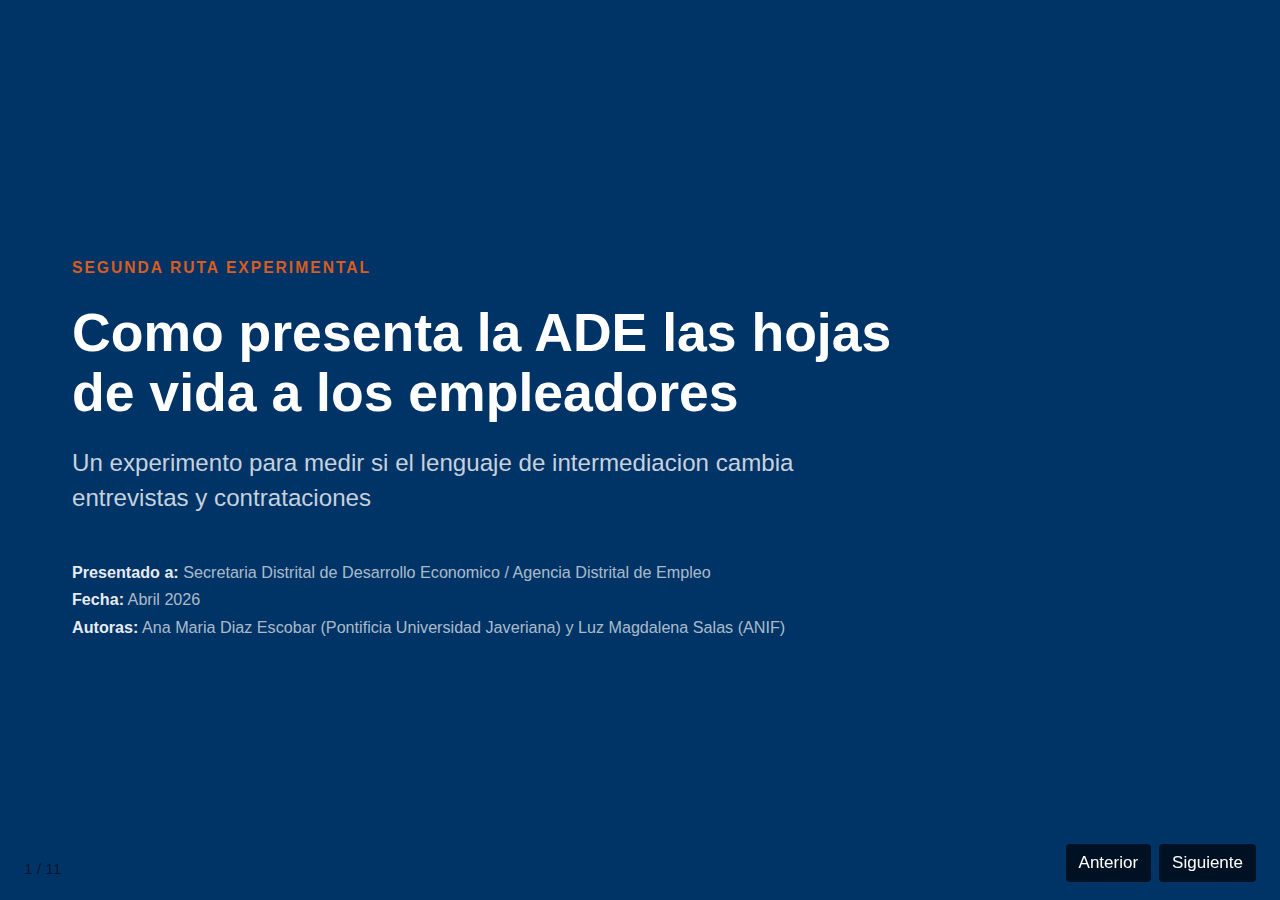
<file: presentaciones/sdde-intermediacion-hojas-vida-experimento.html>
<!DOCTYPE html>
<html lang="es">
<head>
<meta charset="UTF-8">
<meta name="viewport" content="width=device-width, initial-scale=1.0">
<title>Intermediacion de Hojas de Vida - SDDE/ADE</title>
<style>
  :root {
    --navy: #003366;
    --orange: #D95C20;
    --orange-light: #FFF3EC;
    --green: #2f7d55;
    --green-light: #eefaf3;
    --dark: #171717;
    --gray: #555;
    --light: #f5f6f8;
    --border: #d7dbe0;
    --white: #fff;
  }

  * { box-sizing: border-box; margin: 0; padding: 0; }
  body {
    font-family: -apple-system, BlinkMacSystemFont, "Helvetica Neue", Arial, sans-serif;
    font-size: 17px;
    background: #111;
    color: var(--dark);
    overflow: hidden;
    width: 100vw;
    height: 100vh;
  }
  .presentation { width: 100vw; height: 100vh; position: relative; }
  .slide {
    display: none;
    position: absolute;
    inset: 0;
    padding: 48px 64px 68px;
    background: var(--white);
    flex-direction: column;
    overflow: hidden;
  }
  .slide.active { display: flex; }
  .cover {
    background: var(--navy);
    color: white;
    justify-content: center;
    align-items: flex-start;
    padding: 64px 72px;
  }
  .cover-tag {
    color: var(--orange);
    font-size: .92em;
    font-weight: 800;
    letter-spacing: 2px;
    text-transform: uppercase;
    margin-bottom: 26px;
  }
  .cover h1 {
    font-size: 3.15em;
    line-height: 1.12;
    max-width: 880px;
    margin-bottom: 22px;
  }
  .cover h2 {
    color: rgba(255,255,255,.78);
    font-size: 1.42em;
    line-height: 1.45;
    font-weight: 400;
    max-width: 820px;
    margin-bottom: 44px;
  }
  .cover-meta {
    color: rgba(255,255,255,.68);
    line-height: 1.7;
    font-size: .95em;
  }
  .cover-meta strong { color: rgba(255,255,255,.92); }
  .divider {
    background: var(--navy);
    color: white;
    justify-content: center;
    align-items: center;
    text-align: center;
  }
  .divider .section-number {
    color: rgba(255,255,255,.45);
    font-size: 1em;
    font-weight: 700;
    text-transform: uppercase;
    letter-spacing: 3px;
    margin-bottom: 22px;
  }
  .divider h2 {
    font-size: 3.1em;
    max-width: 880px;
    line-height: 1.12;
  }
  .divider p {
    color: rgba(255,255,255,.7);
    font-size: 1.18em;
    margin-top: 20px;
  }
  .slide-header {
    border-bottom: 3px solid var(--navy);
    padding-bottom: 15px;
    margin-bottom: 26px;
    flex-shrink: 0;
  }
  .slide-section-tag {
    color: var(--orange);
    font-size: .76em;
    font-weight: 800;
    text-transform: uppercase;
    letter-spacing: 2px;
    margin-bottom: 7px;
  }
  .slide-header h1 {
    color: var(--navy);
    font-size: 2em;
    line-height: 1.18;
  }
  .slide-body {
    flex: 1;
    display: flex;
    flex-direction: column;
    gap: 16px;
    overflow: hidden;
  }
  .big-bullets {
    list-style: none;
    display: flex;
    flex-direction: column;
    gap: 15px;
  }
  .big-bullets li {
    display: flex;
    gap: 13px;
    align-items: flex-start;
    font-size: 1.22em;
    line-height: 1.45;
  }
  .big-bullets li::before {
    content: "";
    width: 9px;
    height: 9px;
    border-radius: 50%;
    background: var(--orange);
    margin-top: 11px;
    flex: 0 0 auto;
  }
  .highlight { color: var(--orange); font-weight: 800; }
  .highlight-navy { color: var(--navy); font-weight: 800; }
  .grid-2 {
    display: grid;
    grid-template-columns: 1fr 1fr;
    gap: 20px;
  }
  .grid-3 {
    display: grid;
    grid-template-columns: repeat(3, 1fr);
    gap: 16px;
  }
  .box {
    background: var(--light);
    border: 1px solid var(--border);
    border-radius: 8px;
    padding: 18px 20px;
    line-height: 1.45;
  }
  .box h3 {
    color: var(--navy);
    font-size: 1.05em;
    margin-bottom: 10px;
  }
  .box.orange {
    background: var(--orange-light);
    border-color: #efc3a9;
    border-top: 4px solid var(--orange);
  }
  .box.green {
    background: var(--green-light);
    border-color: #b7dec8;
    border-top: 4px solid var(--green);
  }
  .finding-box {
    background: var(--navy);
    color: white;
    border-radius: 8px;
    padding: 18px 22px;
    font-size: 1.08em;
    line-height: 1.48;
  }
  .insight-box {
    background: var(--orange-light);
    border-left: 5px solid var(--orange);
    border-radius: 4px;
    padding: 16px 20px;
    font-size: 1.06em;
    line-height: 1.45;
  }
  .flow {
    display: grid;
    grid-template-columns: 1fr auto 1fr auto 1fr;
    gap: 12px;
    align-items: center;
  }
  .flow-step {
    min-height: 118px;
    background: var(--light);
    border: 1px solid var(--border);
    border-radius: 8px;
    padding: 16px;
    display: flex;
    flex-direction: column;
    justify-content: center;
    gap: 7px;
  }
  .flow-step .num {
    color: var(--orange);
    font-weight: 900;
    font-size: .85em;
    letter-spacing: 1.5px;
    text-transform: uppercase;
  }
  .flow-step strong { color: var(--navy); }
  .arrow { color: var(--orange); font-weight: 900; font-size: 1.9em; }
  table {
    width: 100%;
    border-collapse: collapse;
    font-size: .98em;
  }
  th {
    background: var(--navy);
    color: white;
    padding: 11px 12px;
    text-align: left;
  }
  td {
    border-bottom: 1px solid var(--border);
    padding: 10px 12px;
    vertical-align: top;
    line-height: 1.35;
  }
  tr:nth-child(even) td { background: #fafafa; }
  .cv-grid {
    display: grid;
    grid-template-columns: 1fr 1fr;
    gap: 18px;
  }
  .cv-card {
    border: 2px solid var(--border);
    border-radius: 8px;
    padding: 18px;
    background: #fafafa;
    min-height: 320px;
    display: flex;
    flex-direction: column;
    gap: 12px;
  }
  .cv-card.treatment {
    border-color: var(--orange);
    background: var(--orange-light);
  }
  .cv-card .label {
    font-size: .78em;
    font-weight: 900;
    text-transform: uppercase;
    letter-spacing: 1.4px;
    color: var(--gray);
  }
  .mini-table {
    background: white;
    border: 1px solid var(--border);
    border-radius: 6px;
    padding: 12px;
    line-height: 1.5;
  }
  .mini-table div {
    border-bottom: 1px solid #ececec;
    padding: 6px 0;
  }
  .mini-table div:last-child { border-bottom: 0; }
  .mini-table strong { color: var(--navy); }
  .controls {
    position: fixed;
    bottom: 18px;
    right: 24px;
    display: flex;
    gap: 8px;
    z-index: 10;
  }
  .controls button {
    background: rgba(0,0,0,.65);
    color: white;
    border: 0;
    border-radius: 4px;
    padding: 9px 13px;
    cursor: pointer;
    font-size: 1em;
  }
  .slide-counter {
    position: fixed;
    bottom: 22px;
    left: 24px;
    color: rgba(0,0,0,.55);
    font-size: .9em;
    z-index: 10;
  }
</style>
</head>
<body>
<div class="presentation">

  <section class="slide cover active">
    <div class="cover-tag">Segunda ruta experimental</div>
    <h1>Como presenta la ADE las hojas de vida a los empleadores</h1>
    <h2>Un experimento para medir si el lenguaje de intermediacion cambia entrevistas y contrataciones</h2>
    <div class="cover-meta">
      <strong>Presentado a:</strong> Secretaria Distrital de Desarrollo Economico / Agencia Distrital de Empleo<br>
      <strong>Fecha:</strong> Abril 2026<br>
      <strong>Autoras:</strong> Ana Maria Diaz Escobar (Pontificia Universidad Javeriana) y Luz Magdalena Salas (ANIF)
    </div>
  </section>

  <section class="slide">
    <div class="slide-header">
      <div class="slide-section-tag">Idea central</div>
      <h1>Si la ADE remite hojas de vida, el lenguaje tambien opera del lado del empleador</h1>
    </div>
    <div class="slide-body">
      <ul class="big-bullets">
        <li>La ADE no solo difunde vacantes: tambien preselecciona perfiles y envia hojas de vida a empresas.</li>
        <li>En ese punto, la pregunta ya no es solo quien se postula, sino a quien decide entrevistar el empleador.</li>
        <li>La forma en que se presenta un perfil puede reducir o amplificar sesgos en la lectura de hojas de vida.</li>
      </ul>
      <div class="finding-box">
        Pregunta: si dos paquetes contienen candidatos igualmente elegibles, cambia la probabilidad de entrevista cuando la ADE organiza la informacion en una ficha objetiva de ajuste al cargo?
      </div>
    </div>
  </section>

  <section class="slide">
    <div class="slide-header">
      <div class="slide-section-tag">Intervencion</div>
      <h1>No cambiamos a quien se remite; cambiamos como se presenta</h1>
    </div>
    <div class="slide-body">
      <div class="grid-2">
        <div class="box">
          <h3>Lo que se mantiene fijo</h3>
          <p>Misma vacante, mismo empleador, mismos criterios de preseleccion y mismas hojas de vida que la ADE habria enviado.</p>
        </div>
        <div class="box orange">
          <h3>Lo que cambia</h3>
          <p>El correo o ficha que acompana la hoja de vida: una presentacion estandarizada de requisitos cumplidos y experiencia relevante.</p>
        </div>
      </div>
      <div class="insight-box">
        El tratamiento no inventa informacion. Solo traduce la hoja de vida a un lenguaje de coincidencia objetiva con la vacante.
      </div>
    </div>
  </section>

  <section class="slide">
    <div class="slide-header">
      <div class="slide-section-tag">Ejemplo</div>
      <h1>Control vs. ficha estructurada de ajuste</h1>
    </div>
    <div class="slide-body">
      <div class="cv-grid">
        <div class="cv-card">
          <div class="label">Control: envio actual</div>
          <p>Buenos dias. Remitimos hojas de vida de candidatos que cumplen con el perfil solicitado para la vacante de Operario Logistico.</p>
          <div class="mini-table">
            <div><strong>Adjunto:</strong> Hoja de vida 1</div>
            <div><strong>Adjunto:</strong> Hoja de vida 2</div>
            <div><strong>Adjunto:</strong> Hoja de vida 3</div>
          </div>
        </div>
        <div class="cv-card treatment">
          <div class="label">Tratamiento: ficha ADE de ajuste al cargo</div>
          <p>Remitimos perfiles preseleccionados por coincidencia objetiva con los requisitos reportados para Operario/a Logistico/a.</p>
          <div class="mini-table">
            <div><strong>Experiencia relevante:</strong> 18 meses en bodega e inventario.</div>
            <div><strong>Requisitos cumplidos:</strong> bachillerato, experiencia minima, disponibilidad de turnos.</div>
            <div><strong>Competencias observables:</strong> organizacion de mercancia, registro basico, cumplimiento de horarios.</div>
            <div><strong>Disponibilidad:</strong> inmediata.</div>
          </div>
        </div>
      </div>
      <div class="insight-box">
        El empleador recibe los mismos perfiles, pero con una senal mas clara de por que cada persona fue remitida.
      </div>
    </div>
  </section>

  <section class="slide divider">
    <div class="section-number">Diseno</div>
    <h2>Un experimento a nivel de vacante o paquete de remision</h2>
    <p>Simple para operar y cercano a contratacion.</p>
  </section>

  <section class="slide">
    <div class="slide-header">
      <div class="slide-section-tag">Aleatorizacion</div>
      <h1>Dos formas razonables de implementarlo</h1>
    </div>
    <div class="slide-body">
      <div class="grid-2">
        <div class="box green">
          <h3>Opcion recomendada: por vacante</h3>
          <p>Todos los perfiles enviados para una misma vacante van con el mismo formato. Evita que la empresa compare candidatos con distintas ayudas de presentacion.</p>
        </div>
        <div class="box orange">
          <h3>Opcion alternativa: por paquete</h3>
          <p>Si una empresa recibe varios paquetes en momentos distintos, algunos paquetes pueden ir con formato actual y otros con ficha estructurada.</p>
        </div>
      </div>
      <div class="finding-box">
        La unidad ideal depende de como la ADE envia CVs: por correo individual, paquete de candidatos, formulario compartido o plataforma.
      </div>
    </div>
  </section>

  <section class="slide">
    <div class="slide-header">
      <div class="slide-section-tag">Embudo</div>
      <h1>Que resultados observariamos</h1>
    </div>
    <div class="slide-body">
      <div class="flow">
        <div class="flow-step">
          <div class="num">1. Remision</div>
          <strong>CV enviado</strong>
          <span>La ADE remite perfiles preseleccionados.</span>
        </div>
        <div class="arrow">></div>
        <div class="flow-step">
          <div class="num">2. Respuesta</div>
          <strong>Empresa contacta</strong>
          <span>Solicitud de entrevista, informacion adicional o prueba.</span>
        </div>
        <div class="arrow">></div>
        <div class="flow-step">
          <div class="num">3. Resultado</div>
          <strong>Entrevista / contratacion</strong>
          <span>Seleccion final o vinculacion si hay seguimiento.</span>
        </div>
      </div>
      <table>
        <thead>
          <tr>
            <th>Resultado primario</th>
            <th>Resultado secundario</th>
            <th>Heterogeneidad clave</th>
          </tr>
        </thead>
        <tbody>
          <tr>
            <td>Probabilidad de entrevista o contacto por parte de la empresa.</td>
            <td>Contratacion, tiempo de respuesta, numero de perfiles solicitados adicionalmente.</td>
            <td>Genero, sector masculinizado, calidad observable del perfil, empresa.</td>
          </tr>
        </tbody>
      </table>
    </div>
  </section>

  <section class="slide">
    <div class="slide-header">
      <div class="slide-section-tag">Por que seria publicable</div>
      <h1>La contribucion no es solo lenguaje en vacantes</h1>
    </div>
    <div class="slide-body">
      <div class="grid-3">
        <div class="box">
          <h3>Etapa menos estudiada</h3>
          <p>La mayoria de estudios se concentran en postulacion. Aqui observamos la decision del empleador despues de una remision institucional.</p>
        </div>
        <div class="box orange">
          <h3>Politica publica real</h3>
          <p>Una agencia publica puede mejorar el matching sin cambiar salarios, requisitos ni procesos de seleccion de las empresas.</p>
        </div>
        <div class="box green">
          <h3>Costo bajo</h3>
          <p>La intervencion es una plantilla de correo o ficha corta, reutilizable para muchas vacantes.</p>
        </div>
      </div>
      <div class="finding-box">
        Hipotesis: presentar competencias y requisitos cumplidos de forma estructurada aumenta la probabilidad de que mujeres calificadas sean entrevistadas en ocupaciones masculinizadas.
      </div>
    </div>
  </section>

  <section class="slide">
    <div class="slide-header">
      <div class="slide-section-tag">Datos necesarios</div>
      <h1>Que necesitariamos pedir para evaluar factibilidad</h1>
    </div>
    <div class="slide-body">
      <table>
        <thead>
          <tr>
            <th>Dato</th>
            <th>Variable minima</th>
            <th>Uso</th>
          </tr>
        </thead>
        <tbody>
          <tr>
            <td>Remisiones historicas</td>
            <td>Id vacante, id persona, fecha de remision, empresa, orientador, canal.</td>
            <td>Conocer volumen, tiempos y tasa base de respuesta.</td>
          </tr>
          <tr>
            <td>Resultado con empresa</td>
            <td>Contacto, entrevista, seleccion, contratacion, rechazo, no respuesta.</td>
            <td>Definir resultado principal y horizonte de medicion.</td>
          </tr>
          <tr>
            <td>Hojas de vida / perfiles</td>
            <td>Experiencia, educacion, competencias, disponibilidad, genero y edad si esta disponible.</td>
            <td>Construir ficha objetiva sin agregar informacion no verificable.</td>
          </tr>
          <tr>
            <td>Vacantes</td>
            <td>Requisitos, funciones, salario, jornada, ubicacion, sector, empresa.</td>
            <td>Medir coincidencia persona-vacante y focalizar ocupaciones masculinizadas.</td>
          </tr>
        </tbody>
      </table>
    </div>
  </section>

  <section class="slide">
    <div class="slide-header">
      <div class="slide-section-tag">Preguntas para manana</div>
      <h1>Lo que hay que averiguar con la ADE</h1>
    </div>
    <div class="slide-body">
      <ul class="big-bullets">
        <li>Cuando remiten hojas de vida, envian solo archivos o tambien un correo, resumen, ranking o ficha?</li>
        <li>La empresa recibe candidatos uno por uno o en paquetes?</li>
        <li>La ADE registra si el empleador contacto, entrevisto o contrato a cada persona remitida?</li>
        <li>Que tanta libertad tiene la ADE para modificar el texto de presentacion sin aprobacion de cada empresa?</li>
        <li>Hay ocupaciones con suficiente volumen de remisiones para pilotear en 2 o 3 meses?</li>
      </ul>
      <div class="insight-box">
        Si la respuesta es que ya existe correo o ficha de remision, el experimento puede implementarse con muy baja friccion.
      </div>
    </div>
  </section>

  <section class="slide">
    <div class="slide-header">
      <div class="slide-section-tag">Cierre</div>
      <h1>Como encaja con la ruta de WhatsApp</h1>
    </div>
    <div class="slide-body">
      <div class="grid-2">
        <div class="box orange">
          <h3>Ruta WhatsApp</h3>
          <p>Mide si el lenguaje de la invitacion cambia quien registra, postula y llega a remision.</p>
        </div>
        <div class="box green">
          <h3>Ruta hojas de vida</h3>
          <p>Mide si el lenguaje de presentacion cambia a quien entrevista o contrata la empresa.</p>
        </div>
      </div>
      <div class="finding-box">
        Juntas, las dos rutas cubren el embudo completo: decision de la persona para responder y decision del empleador para avanzar con el perfil.
      </div>
    </div>
  </section>

</div>

<div class="slide-counter"><span id="current-slide">1</span> / <span id="total-slides">11</span></div>
<div class="controls">
  <button onclick="previousSlide()">Anterior</button>
  <button onclick="nextSlide()">Siguiente</button>
</div>

<script>
const slides = Array.from(document.querySelectorAll(".slide"));
let currentSlide = 0;

function showSlide(index) {
  currentSlide = (index + slides.length) % slides.length;
  slides.forEach(slide => slide.classList.remove("active"));
  slides[currentSlide].classList.add("active");
  document.getElementById("current-slide").textContent = currentSlide + 1;
  document.getElementById("total-slides").textContent = slides.length;
}

function nextSlide() { showSlide(currentSlide + 1); }
function previousSlide() { showSlide(currentSlide - 1); }

document.addEventListener("keydown", event => {
  if (event.key === "ArrowRight" || event.key === " ") nextSlide();
  if (event.key === "ArrowLeft") previousSlide();
});

showSlide(0);
</script>
</body>
</html>
</file>
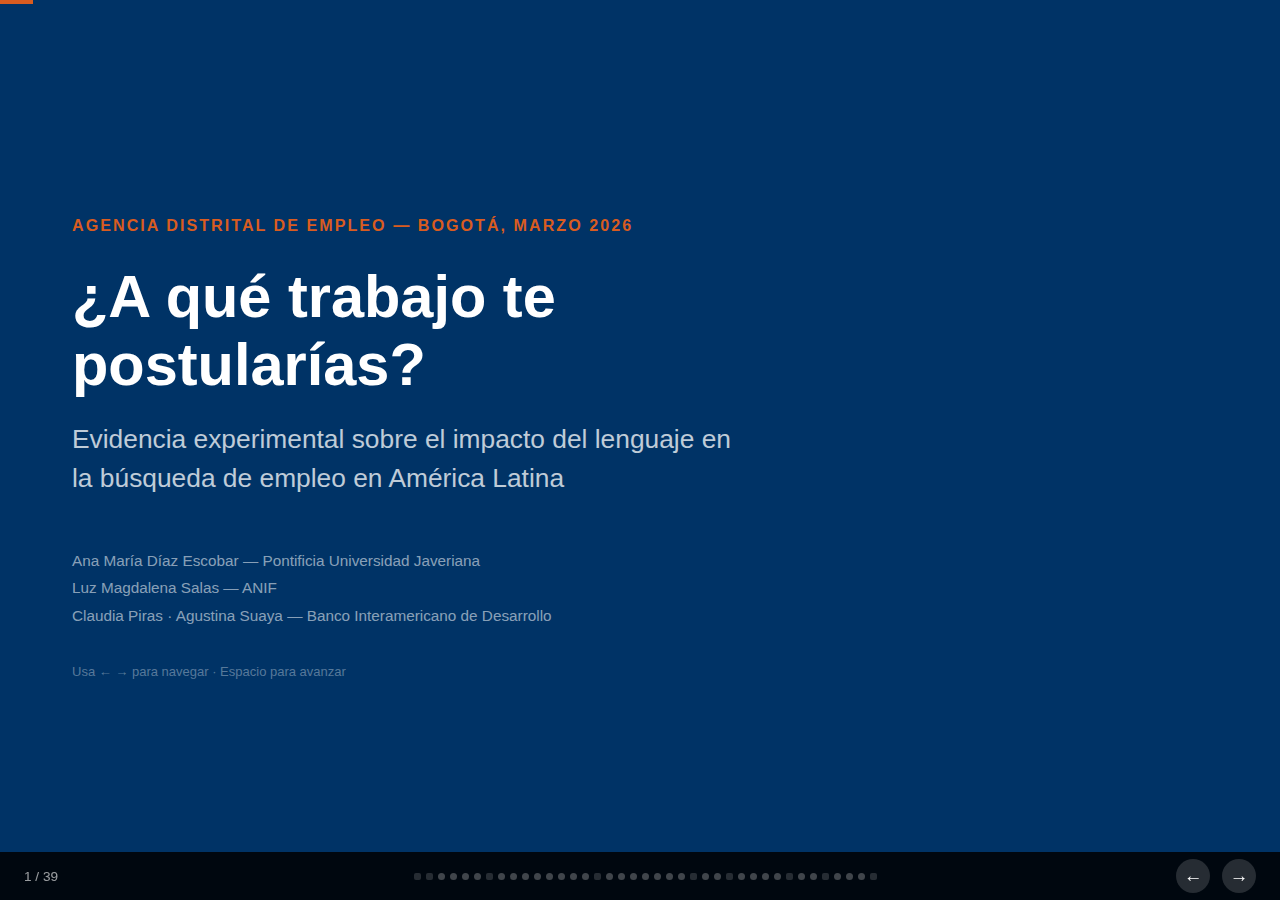
<file: PruebaClaude4/ADE_presentation_revised.html>
<!DOCTYPE html>
<html lang="es">
<head>
<meta charset="UTF-8">
<meta name="viewport" content="width=device-width, initial-scale=1.0">
<title>¿A qué trabajo te postularías? — ADE Bogotá, Marzo 2026</title>
<style>
  :root {
    --navy: #003366;
    --navy-light: #1a4d8f;
    --orange: #D95C20;
    --orange-light: #FFF3EC;
    --dark: #1a1a1a;
    --gray: #555;
    --light-gray: #f4f4f4;
    --border: #ddd;
    --white: #ffffff;
  }

  * { margin: 0; padding: 0; box-sizing: border-box; }

  body {
    font-family: -apple-system, 'Helvetica Neue', Arial, sans-serif;
    font-size: 17px;
    background: #111;
    overflow: hidden;
    height: 100vh;
    width: 100vw;
  }

  /* ─── SLIDE CONTAINER ─── */
  .presentation {
    width: 100vw;
    height: 100vh;
    position: relative;
  }

  .slide {
    display: none;
    width: 100%;
    height: 100%;
    position: absolute;
    top: 0; left: 0;
    padding: 48px 64px 70px 64px;
    flex-direction: column;
    background: var(--white);
    overflow: hidden;
  }
  .slide.active { display: flex; }

  /* ─── SECTION DIVIDERS ─── */
  .slide.divider {
    background: var(--navy);
    justify-content: center;
    align-items: center;
    text-align: center;
    padding: 40px;
  }
  .divider .section-number {
    color: rgba(255,255,255,0.4);
    font-size: 1.1em;
    font-weight: 600;
    letter-spacing: 3px;
    text-transform: uppercase;
    margin-bottom: 20px;
  }
  .divider h2 {
    color: white;
    font-size: 3.3em;
    font-weight: 800;
    line-height: 1.15;
    max-width: 700px;
  }
  .divider .divider-sub {
    color: rgba(255,255,255,0.65);
    font-size: 1.2em;
    margin-top: 20px;
  }

  /* ─── COVER SLIDE ─── */
  .slide.cover {
    background: var(--navy);
    justify-content: center;
    align-items: flex-start;
    padding: 64px 72px;
  }
  .cover-tag {
    color: var(--orange);
    font-size: 0.95em;
    font-weight: 700;
    letter-spacing: 2px;
    text-transform: uppercase;
    margin-bottom: 28px;
  }
  .cover h1 {
    color: white;
    font-size: 3.5em;
    font-weight: 800;
    line-height: 1.15;
    max-width: 780px;
    margin-bottom: 20px;
  }
  .cover h2 {
    color: rgba(255,255,255,0.75);
    font-size: 1.55em;
    font-weight: 400;
    max-width: 680px;
    line-height: 1.5;
    margin-bottom: 48px;
  }
  .cover-meta {
    color: rgba(255,255,255,0.55);
    font-size: 0.9em;
    line-height: 1.8;
  }
  .cover-meta strong { color: rgba(255,255,255,0.8); }

  /* ─── SLIDE HEADER ─── */
  .slide-header {
    border-bottom: 3px solid var(--navy);
    padding-bottom: 16px;
    margin-bottom: 28px;
    flex-shrink: 0;
  }
  .slide-section-tag {
    color: var(--orange);
    font-size: 0.78em;
    font-weight: 700;
    letter-spacing: 2px;
    text-transform: uppercase;
    margin-bottom: 6px;
  }
  .slide-header h1 {
    color: var(--navy);
    font-size: 2em;
    font-weight: 800;
    line-height: 1.2;
  }

  /* ─── SLIDE BODY ─── */
  .slide-body {
    flex: 1;
    display: flex;
    flex-direction: column;
    justify-content: flex-start;
    overflow: hidden;
  }

  /* ─── CONTENT ELEMENTS ─── */
  .big-bullets {
    list-style: none;
    display: flex;
    flex-direction: column;
    gap: 16px;
  }
  .big-bullets li {
    display: flex;
    align-items: flex-start;
    gap: 14px;
    font-size: 1.28em;
    line-height: 1.5;
    color: var(--dark);
  }
  .big-bullets li::before {
    content: "▶";
    color: var(--orange);
    font-size: 0.7em;
    margin-top: 5px;
    flex-shrink: 0;
  }

  .highlight { color: var(--orange); font-weight: 700; }
  .highlight-navy { color: var(--navy); font-weight: 700; }
  .subtle { color: var(--gray); font-size: 0.9em; }

  /* ─── KEY FINDING BOX ─── */
  .finding-box {
    background: var(--navy);
    color: white;
    border-radius: 10px;
    padding: 20px 26px;
    margin-top: 20px;
    font-size: 1.1em;
    line-height: 1.5;
  }
  .finding-box strong { color: #FFD700; }

  .insight-box {
    background: var(--orange-light);
    border-left: 5px solid var(--orange);
    border-radius: 4px;
    padding: 16px 20px;
    margin-top: 16px;
    font-size: 1.05em;
    line-height: 1.5;
    color: var(--dark);
  }

  .warning-box {
    background: #fff8e1;
    border-left: 5px solid #f9a825;
    border-radius: 4px;
    padding: 14px 18px;
    margin-top: 14px;
    font-size: 1em;
    line-height: 1.5;
    color: var(--dark);
  }

  /* ─── BIG NUMBERS ─── */
  .big-numbers-row {
    display: flex;
    gap: 24px;
    margin: 16px 0;
    flex-wrap: wrap;
  }
  .big-number-box {
    flex: 1;
    min-width: 150px;
    text-align: center;
    padding: 20px 16px;
    border-radius: 10px;
    background: var(--light-gray);
  }
  .big-number-box .num {
    font-size: 3em;
    font-weight: 800;
    line-height: 1;
    margin-bottom: 6px;
  }
  .big-number-box .num.orange { color: var(--orange); }
  .big-number-box .num.navy { color: var(--navy); }
  .big-number-box .label {
    font-size: 0.85em;
    color: var(--gray);
    line-height: 1.3;
  }

  /* ─── BAR CHARTS ─── */
  .chart-area {
    flex: 1;
    display: flex;
    flex-direction: column;
    justify-content: center;
    gap: 6px;
    overflow: hidden;
  }

  .chart-row {
    display: flex;
    align-items: center;
    gap: 0;
    margin-bottom: 4px;
  }
  .chart-row-label {
    width: 240px;
    font-size: 0.92em;
    font-weight: 600;
    color: var(--dark);
    flex-shrink: 0;
    text-align: right;
    padding-right: 14px;
    line-height: 1.3;
  }
  .chart-bars-col {
    flex: 1;
    display: flex;
    flex-direction: column;
    gap: 4px;
  }
  .bar-track {
    height: 30px;
    background: #eee;
    border-radius: 4px;
    overflow: hidden;
    position: relative;
  }
  .bar-fill {
    height: 100%;
    border-radius: 4px;
    display: flex;
    align-items: center;
    padding: 0 10px;
    font-size: 0.92em;
    font-weight: 700;
    color: white;
    transition: width 0.8s ease;
    white-space: nowrap;
    min-width: 36px;
  }
  .bar-fill.women { background: var(--orange); }
  .bar-fill.men   { background: var(--navy); }

  .chart-legend {
    display: flex;
    gap: 24px;
    margin-top: 12px;
    font-size: 0.82em;
    color: var(--gray);
  }
  .legend-dot {
    width: 14px; height: 14px;
    border-radius: 3px;
    display: inline-block;
    margin-right: 6px;
    vertical-align: middle;
  }

  /* ─── TREATMENT BOXES (4-grid) ─── */
  .treatment-grid {
    display: grid;
    grid-template-columns: 1fr 1fr 1fr 1fr;
    gap: 14px;
    flex: 1;
  }
  .treatment-box {
    background: var(--light-gray);
    border-radius: 10px;
    padding: 18px 16px;
    display: flex;
    flex-direction: column;
    gap: 8px;
    border-top: 4px solid var(--navy);
  }
  .treatment-box.highlight-t { border-top-color: var(--orange); background: var(--orange-light); }
  .treatment-box .t-label {
    font-size: 0.75em;
    font-weight: 700;
    color: var(--orange);
    letter-spacing: 1px;
    text-transform: uppercase;
  }
  .treatment-box .t-name {
    font-size: 1.1em;
    font-weight: 800;
    color: var(--navy);
    line-height: 1.2;
  }
  .treatment-box .t-desc {
    font-size: 0.93em;
    color: var(--gray);
    line-height: 1.4;
    flex: 1;
  }
  .treatment-box .t-example {
    font-size: 0.88em;
    color: var(--dark);
    background: white;
    border-radius: 5px;
    padding: 8px 10px;
    line-height: 1.4;
    border-left: 3px solid var(--orange);
  }

  /* ─── ADS COMPARISON ─── */
  .ads-grid {
    display: grid;
    grid-template-columns: 1fr 60px 1fr;
    gap: 10px;
    flex: 1;
    align-items: stretch;
  }
  .ad-box {
    border-radius: 10px;
    padding: 22px 24px;
    display: flex;
    flex-direction: column;
    gap: 10px;
  }
  .ad-box.control {
    background: #f9f9f9;
    border: 2px solid #ccc;
  }
  .ad-box.treatment {
    background: var(--orange-light);
    border: 2px solid var(--orange);
  }
  .ad-box .ad-tag {
    font-size: 0.82em;
    font-weight: 700;
    letter-spacing: 1.5px;
    text-transform: uppercase;
    color: var(--gray);
  }
  .ad-box.treatment .ad-tag { color: var(--orange); }
  .ad-box .ad-title {
    font-size: 1.1em;
    font-weight: 700;
    color: var(--navy);
  }
  .ad-text {
    font-size: 1em;
    color: var(--dark);
    line-height: 1.6;
    flex: 1;
  }
  .ad-text .word-old { background: #ffdcdc; color: #c00; padding: 2px 4px; border-radius: 3px; font-weight: 600; }
  .ad-text .word-new { background: #d4edda; color: #155724; padding: 2px 4px; border-radius: 3px; font-weight: 600; }
  .vs-col {
    display: flex;
    align-items: center;
    justify-content: center;
    font-size: 1.4em;
    font-weight: 800;
    color: var(--gray);
  }
  .ad-result {
    margin-top: auto;
    font-size: 0.82em;
    font-weight: 700;
    padding: 6px 10px;
    border-radius: 5px;
    text-align: center;
  }
  .ad-result.ctrl { background: #eee; color: var(--gray); }
  .ad-result.trt { background: var(--orange); color: white; }

  /* ─── COLUMNS ─── */
  .two-col {
    display: grid;
    grid-template-columns: 1fr 1fr;
    gap: 28px;
    flex: 1;
  }
  .three-col {
    display: grid;
    grid-template-columns: 1fr 1fr 1fr;
    gap: 20px;
    flex: 1;
  }

  /* ─── CHANNEL BOXES ─── */
  .channel-box {
    background: var(--light-gray);
    border-radius: 10px;
    padding: 20px 18px;
    display: flex;
    flex-direction: column;
    gap: 8px;
  }
  .channel-box .ch-num {
    font-size: 2em;
    font-weight: 800;
    color: var(--orange);
    line-height: 1;
  }
  .channel-box .ch-title {
    font-size: 1.1em;
    font-weight: 700;
    color: var(--navy);
    line-height: 1.3;
  }
  .channel-box .ch-desc {
    font-size: 1em;
    color: var(--gray);
    line-height: 1.5;
  }

  /* ─── CONCLUSION LIST ─── */
  .conclusion-list {
    display: flex;
    flex-direction: column;
    gap: 18px;
  }
  .conclusion-item {
    display: flex;
    gap: 18px;
    align-items: flex-start;
  }
  .conclusion-num {
    width: 40px;
    height: 40px;
    border-radius: 50%;
    background: var(--navy);
    color: white;
    font-size: 1.1em;
    font-weight: 800;
    display: flex;
    align-items: center;
    justify-content: center;
    flex-shrink: 0;
  }
  .conclusion-text {
    flex: 1;
    font-size: 1.18em;
    line-height: 1.5;
    color: var(--dark);
    padding-top: 8px;
  }

  /* ─── RCT DESIGN ─── */
  .rct-grid {
    display: grid;
    grid-template-columns: 1fr 1fr;
    gap: 18px;
    flex: 1;
  }
  .rct-box {
    background: var(--light-gray);
    border-radius: 10px;
    padding: 18px;
    display: flex;
    flex-direction: column;
    gap: 6px;
  }
  .rct-box .rct-label {
    font-size: 0.72em;
    font-weight: 700;
    color: var(--orange);
    letter-spacing: 1.5px;
    text-transform: uppercase;
  }
  .rct-box .rct-title {
    font-size: 1em;
    font-weight: 700;
    color: var(--navy);
  }
  .rct-box .rct-desc {
    font-size: 0.85em;
    color: var(--gray);
    line-height: 1.5;
  }

  /* ─── TABLE ─── */
  .simple-table {
    width: 100%;
    border-collapse: collapse;
    font-size: 1em;
  }
  .simple-table th {
    background: var(--navy);
    color: white;
    padding: 10px 14px;
    text-align: left;
    font-weight: 600;
  }
  .simple-table td {
    padding: 10px 14px;
    border-bottom: 1px solid var(--border);
    color: var(--dark);
  }
  .simple-table tr:nth-child(even) td { background: var(--light-gray); }

  /* ─── FINAL SLIDE ─── */
  .slide.final {
    background: var(--navy);
    justify-content: space-between;
    padding: 52px 72px;
  }
  .final .final-title {
    color: white;
    font-size: 1.5em;
    font-weight: 800;
    margin-bottom: 32px;
  }
  .final-messages {
    display: flex;
    flex-direction: column;
    gap: 16px;
    flex: 1;
  }
  .final-message {
    display: flex;
    gap: 16px;
    align-items: flex-start;
    padding: 14px 18px;
    background: rgba(255,255,255,0.1);
    border-radius: 8px;
    border-left: 4px solid var(--orange);
  }
  .final-message .msg-num {
    color: var(--orange);
    font-size: 1.4em;
    font-weight: 800;
    flex-shrink: 0;
    line-height: 1;
    margin-top: 2px;
  }
  .final-message .msg-text {
    color: white;
    font-size: 0.95em;
    line-height: 1.5;
  }
  .final-contact {
    color: rgba(255,255,255,0.55);
    font-size: 0.82em;
    line-height: 1.8;
    border-top: 1px solid rgba(255,255,255,0.15);
    padding-top: 18px;
    margin-top: 18px;
  }
  .final-contact strong { color: rgba(255,255,255,0.8); }

  /* ─── NAVIGATION ─── */
  .nav-bar {
    position: fixed;
    bottom: 0;
    left: 0;
    right: 0;
    height: 48px;
    background: rgba(0,0,0,0.85);
    display: flex;
    align-items: center;
    justify-content: space-between;
    padding: 0 24px;
    z-index: 100;
  }
  .nav-counter {
    color: rgba(255,255,255,0.6);
    font-size: 0.8em;
    min-width: 90px;
  }
  .nav-dots {
    display: flex;
    gap: 5px;
    flex-wrap: wrap;
    justify-content: center;
    max-width: 60%;
  }
  .nav-dot {
    width: 7px;
    height: 7px;
    border-radius: 50%;
    background: rgba(255,255,255,0.25);
    cursor: pointer;
    transition: background 0.2s;
  }
  .nav-dot.active { background: var(--orange); }
  .nav-dot.divider-dot { background: rgba(255,255,255,0.15); border-radius: 2px; }
  .nav-arrows {
    display: flex;
    gap: 12px;
  }
  .nav-btn {
    background: rgba(255,255,255,0.15);
    border: none;
    color: white;
    width: 34px;
    height: 34px;
    border-radius: 50%;
    font-size: 1.1em;
    cursor: pointer;
    display: flex;
    align-items: center;
    justify-content: center;
    transition: background 0.2s;
  }
  .nav-btn:hover { background: rgba(255,255,255,0.3); }

  /* ─── PROGRESS BAR ─── */
  .progress-bar {
    position: fixed;
    top: 0;
    left: 0;
    height: 4px;
    background: var(--orange);
    transition: width 0.3s ease;
    z-index: 101;
  }

  /* ─── PRINT / PDF ─── */
  @media print {
    body { background: white; overflow: visible; height: auto; }
    .presentation { height: auto; }
    .slide { display: flex !important; position: relative; height: 100vh; page-break-after: always; }
    .nav-bar, .progress-bar { display: none; }
  }
</style>
</head>
<body>

<div class="progress-bar" id="progress"></div>

<div class="presentation" id="pres">

  <!-- ══════════════════════════════════════════
       SLIDE 1 — PORTADA
  ══════════════════════════════════════════ -->
  <div class="slide cover active" data-n="1">
    <div class="cover-tag">Agencia Distrital de Empleo — Bogotá, Marzo 2026</div>
    <h1>¿A qué trabajo te postularías?</h1>
    <h2>Evidencia experimental sobre el impacto del lenguaje en la búsqueda de empleo en América Latina</h2>
    <div class="cover-meta">
      Ana María Díaz Escobar — Pontificia Universidad Javeriana<br>
      Luz Magdalena Salas — ANIF<br>
      Claudia Piras · Agustina Suaya — Banco Interamericano de Desarrollo<br>
      <br>
      <span style="color:rgba(255,255,255,0.35); font-size:0.85em;">Usa ← → para navegar · Espacio para avanzar</span>
    </div>
  </div>

  <!-- ══════════════════════════════════════════
       SLIDE 2 — SECCIÓN DIVIDER: EL PROBLEMA
  ══════════════════════════════════════════ -->
  <div class="slide divider" data-n="2">
    <div class="section-number">Parte 1</div>
    <h2>El problema</h2>
    <div class="divider-sub">¿Por qué el lenguaje de las vacantes importa?</div>
  </div>

  <!-- ══════════════════════════════════════════
       SLIDE 3 — BRECHA DE GÉNERO
  ══════════════════════════════════════════ -->
  <div class="slide" data-n="3">
    <div class="slide-header">
      <div class="slide-section-tag">Motivación</div>
      <h1>Los mercados laborales de ALC siguen siendo desiguales</h1>
    </div>
    <div class="slide-body">
      <ul class="big-bullets">
        <li>En América Latina, las mujeres participan <span class="highlight">20–30%</span> menos que los hombres en el mercado laboral formal.</li>
        <li>La segregación sectorial persiste: las mujeres son minoría en <span class="highlight">construcción, manufactura y tecnología</span> — sectores de alta productividad y salarios.</li>
        <li>Hay muchas causas: formación, cuidado, discriminación. Hoy hablamos de una que es <span class="highlight">fácil de cambiar</span>: el lenguaje de las vacantes.</li>
        <li>El lenguaje puede filtrar candidatos <span class="highlight-navy">antes de que comience cualquier proceso de selección.</span></li>
      </ul>
      <div class="insight-box">
        <strong>La pregunta central:</strong> ¿Cuánto de la sub-representación femenina en ciertos sectores empieza en el momento en que una mujer lee el anuncio de trabajo — y decide no aplicar a la vacante?
      </div>
    </div>
  </div>

  <!-- ══════════════════════════════════════════
       SLIDE 4 — LENGUAJE COMO BARRERA
  ══════════════════════════════════════════ -->
  <div class="slide" data-n="4">
    <div class="slide-header">
      <div class="slide-section-tag">El Problema</div>
      <h1>El lenguaje puede excluir de dos formas</h1>
    </div>
    <div class="slide-body">
      <div class="two-col" style="gap:32px; margin-bottom:20px;">
        <div>
          <div style="font-size:1em; font-weight:700; color:var(--navy); margin-bottom:10px; padding-bottom:8px; border-bottom:2px solid #ccc;">
            🚫 Barrera Explícita
          </div>
          <p style="font-size:0.95em; line-height:1.6; color:var(--dark); margin-bottom:10px;">
            Palabras que <strong>directamente</strong> favorecen o piden un género específico.
          </p>
          <div style="background:#ffdcdc; border-radius:6px; padding:12px 14px; font-size:0.88em; color:#800; font-style:italic; line-height:1.5;">
            "Se busca <strong>ingeniero</strong> para el puesto."<br>
            "Queremos un <strong>hombre dinámico</strong>."
          </div>
          <p style="font-size:0.82em; color:var(--gray); margin-top:8px;">Cada vez más raro. Algunos países lo regulan explícitamente.</p>
        </div>
        <div>
          <div style="font-size:1em; font-weight:700; color:var(--navy); margin-bottom:10px; padding-bottom:8px; border-bottom:2px solid var(--orange);">
            ⚠️ Barrera Implícita
          </div>
          <p style="font-size:0.95em; line-height:1.6; color:var(--dark); margin-bottom:10px;">
            Palabras neutras que <strong>culturalmente</strong> se asocian con masculinidad.
          </p>
          <div style="background:var(--orange-light); border-radius:6px; padding:12px 14px; font-size:0.88em; color:#5a2000; font-style:italic; line-height:1.5;">
            "Buscamos un líder <strong>audaz, asertivo y competitivo</strong>."<br>
            "Perfil: <strong>autónomo, decidido, con iniciativa</strong>."
          </div>
          <p style="font-size:0.82em; color:var(--gray); margin-top:8px;">Muy común. Más difícil de detectar. Más difícil de corregir.</p>
        </div>
      </div>
      <div class="finding-box">
        El lenguaje implícito activa una pregunta en la mente del lector: <strong>"¿Soy yo el tipo de persona que esta empresa busca?"</strong> — Si la respuesta es no, no se postula.
      </div>
    </div>
  </div>

  <!-- ══════════════════════════════════════════
       SLIDE 5 — PREGUNTA DE INVESTIGACIÓN
  ══════════════════════════════════════════ -->
  <div class="slide" data-n="5">
    <div class="slide-header">
      <div class="slide-section-tag">El Problema</div>
      <h1>¿Si cambiamos las palabras, cambia la decisión de postularse?</h1>
    </div>
    <div class="slide-body">
      <div style="font-size:1.5em; font-weight:700; color:var(--navy); text-align:center; padding:20px; background:var(--light-gray); border-radius:10px; margin-bottom:24px; line-height:1.4;">
        Pregunta principal: <span class="highlight">¿Qué tipos de cambios en el lenguaje de una vacante aumentan la probabilidad de que una mujer quiera postularse?</span>
      </div>
      <ul class="big-bullets">
        <li><span class="highlight">Pregunta 1:</span> ¿Cuánto importa describir la habilidad en lugar de solo nombrarla?</li>
        <li><span class="highlight">Pregunta 2:</span> ¿Vale la pena agregar una declaración explícita de diversidad e inclusión?</li>
        <li><span class="highlight">Pregunta 3:</span> ¿El lenguaje inclusivo (supervisor/a) ayuda a las mujeres sin perjudicar a los hombres?</li>
      </ul>
      <div class="insight-box" style="margin-top:20px;">
        <strong>Esta tercera pregunta es clave para la política:</strong> muchas organizaciones resisten el lenguaje inclusivo por temor al "backlash" masculino. Hoy traemos datos para responder si ese temor es fundado.
      </div>
    </div>
  </div>

  <!-- ══════════════════════════════════════════
       SLIDE 6 — RELEVANCIA PARA LA ADE
  ══════════════════════════════════════════ -->
  <div class="slide" data-n="6">
    <div class="slide-header">
      <div class="slide-section-tag">El Problema</div>
      <h1>¿Por qué esto importa directamente para la ADE?</h1>
    </div>
    <div class="slide-body">
      <div class="three-col">
        <div class="channel-box" style="border-top: 4px solid var(--navy);">
          <div class="ch-num">1</div>
          <div class="ch-title">Primero contacto</div>
          <div class="ch-desc">La ADE controla o facilita el texto de vacantes que ven miles de buscadores. Ese texto es el <strong>primer filtro</strong> entre una candidata y una oportunidad.</div>
        </div>
        <div class="channel-box" style="border-top: 4px solid var(--orange);">
          <div class="ch-num">2</div>
          <div class="ch-title">Asesoría a empresas</div>
          <div class="ch-desc">Cuando las empresas publican vacantes con la ADE, hay una ventana para recomendar mejores prácticas de lenguaje antes de que la vacante salga al mercado.</div>
        </div>
        <div class="channel-box" style="border-top: 4px solid var(--navy);">
          <div class="ch-num">3</div>
          <div class="ch-title">Orientación laboral</div>
          <div class="ch-desc">Entender cómo el lenguaje afecta a las mujeres permite orientarlas mejor: saber que "asertivo" en una vacante no significa "solo para hombres."</div>
        </div>
      </div>
      <div class="finding-box" style="margin-top:20px;">
        La ADE tiene acceso al primer momento de la cadena laboral. <strong>Los hallazgos que vamos a compartir son directamente aplicables a lo que hace esta institución.</strong>
      </div>
    </div>
  </div>

  <!-- ══════════════════════════════════════════
       SLIDE 7 — SECCIÓN: EL ESTUDIO
  ══════════════════════════════════════════ -->
  <div class="slide divider" data-n="7">
    <div class="section-number">Parte 2</div>
    <h2>El estudio</h2>
    <div class="divider-sub">Diseño, muestra y metodología</div>
  </div>

  <!-- ══════════════════════════════════════════
       SLIDE 8 — EL EXPERIMENTO
  ══════════════════════════════════════════ -->
  <div class="slide" data-n="8">
    <div class="slide-header">
      <div class="slide-section-tag">El Estudio</div>
      <h1>No opiniones — decisiones reales entre pares de anuncios</h1>
    </div>
    <div class="slide-body" style="flex-direction:row; gap:20px;">
      <!-- Left 40%: steps top + ad example bottom -->
      <div style="flex:2; display:flex; flex-direction:column; gap:14px;">
        <!-- Steps + insight -->
        <div style="display:flex; flex-direction:column; gap:10px;">
          <div style="background:var(--light-gray); border-radius:10px; padding:14px 18px;">
            <div style="font-size:0.75em; font-weight:700; color:var(--orange); letter-spacing:1.5px; text-transform:uppercase; margin-bottom:8px;">Cada participante</div>
            <div style="font-size:0.93em; line-height:1.8; color:var(--dark);">
              <span style="color:var(--navy); font-weight:700;">① Elige un sector</span> donde quisiera trabajar<br>
              <span style="color:var(--navy); font-weight:700;">② Ve dos anuncios</span> del mismo cargo, lado a lado<br>
              <span style="color:var(--navy); font-weight:700;">③ Elige cuál preferiría</span> para postularse<br>
              <span style="color:var(--navy); font-weight:700;">④ Repite 9 veces</span> con pares distintos
            </div>
          </div>
          <div class="insight-box" style="margin-top:0; font-size:0.88em;">
            Los anuncios son idénticos en cargo, salario y condiciones. La <strong>única diferencia es el lenguaje</strong>. Los participantes no sabían que el estudio era sobre género.
          </div>
        </div>
        <!-- Ad example -->
        <div style="background:#f8f9fa; border:2px dashed #ccc; border-radius:10px; padding:12px 14px; flex:1; display:flex; flex-direction:column; justify-content:center;">
          <div style="font-size:0.68em; font-weight:700; color:var(--gray); letter-spacing:1px; text-transform:uppercase; margin-bottom:10px; text-align:center;">Ejemplo de lo que veían en pantalla</div>
          <div style="display:grid; grid-template-columns:1fr 32px 1fr; gap:8px; align-items:stretch;">
            <div style="background:white; border:2px solid #ddd; border-radius:8px; padding:10px 12px; display:flex; flex-direction:column; gap:7px;">
              <div style="font-size:0.68em; font-weight:700; color:var(--gray); text-transform:uppercase;">Anuncio A</div>
              <div style="font-size:0.88em; font-weight:700; color:var(--navy);">Supervisor de Operaciones</div>
              <div style="font-size:0.82em; color:var(--dark); line-height:1.5; flex:1;">Buscamos supervisor que sea <span style="background:#ffdcdc; color:#c00; padding:1px 4px; border-radius:3px; font-weight:600;">asertivo</span> en su gestión.</div>
              <div style="background:#eee; border-radius:5px; padding:5px; text-align:center; font-size:0.72em; color:#666;">Preferiría postularme aquí</div>
            </div>
            <div style="display:flex; align-items:center; justify-content:center; font-size:1em; font-weight:800; color:#bbb;">VS</div>
            <div style="background:var(--orange-light); border:2px solid var(--orange); border-radius:8px; padding:10px 12px; display:flex; flex-direction:column; gap:7px;">
              <div style="font-size:0.68em; font-weight:700; color:var(--orange); text-transform:uppercase;">Anuncio B</div>
              <div style="font-size:0.88em; font-weight:700; color:var(--navy);">Supervisor(a) de Operaciones</div>
              <div style="font-size:0.82em; color:var(--dark); line-height:1.5; flex:1;">Buscamos supervisor(a) que sea <span style="background:#d4edda; color:#155724; padding:1px 4px; border-radius:3px; font-weight:600;">asertivo(a)</span> en su gestión.</div>
              <div style="background:var(--orange); border-radius:5px; padding:5px; text-align:center; font-size:0.72em; color:white;">Preferiría postularme aquí</div>
            </div>
          </div>
        </div>
      </div>
      <!-- Right: full-height navy box with big numbers -->
      <div style="flex:3; background:var(--navy); border-radius:14px; display:flex; flex-direction:column; align-items:center; justify-content:center; gap:28px; padding:32px 24px;">
        <div style="text-align:center;">
          <div style="font-size:4.5em; font-weight:800; color:var(--orange); line-height:1;">5,679</div>
          <div style="font-size:1em; color:rgba(255,255,255,0.8); margin-top:6px; letter-spacing:0.3px;">participantes · 5 países</div>
        </div>
        <div style="width:60px; height:1px; background:rgba(255,255,255,0.2);"></div>
        <div style="text-align:center;">
          <div style="font-size:4.5em; font-weight:800; color:var(--orange); line-height:1;">91,998</div>
          <div style="font-size:1em; color:rgba(255,255,255,0.8); margin-top:6px;">elecciones registradas</div>
        </div>
        <div style="width:60px; height:1px; background:rgba(255,255,255,0.2);"></div>
        <div style="text-align:center;">
          <div style="font-size:4.5em; font-weight:800; color:var(--orange); line-height:1;">4</div>
          <div style="font-size:1em; color:rgba(255,255,255,0.8); margin-top:6px;">cambios de lenguaje probados</div>
        </div>
      </div>
    </div>
  </div>

  <!-- ══════════════════════════════════════════
       SLIDE 9 — LA MUESTRA
  ══════════════════════════════════════════ -->
  <div class="slide" data-n="9">
    <div class="slide-header">
      <div class="slide-section-tag">El Estudio</div>
      <h1>Muestra: trabajadores y buscadores de empleo activos — panel IPSOS</h1>
    </div>
    <div class="slide-body" style="gap:12px;">
      <div style="display:flex; gap:14px; flex:1; min-height:0;">

        <!-- Column 1: Demographics with sub-groups -->
        <div style="flex:1.2; display:flex; flex-direction:column; gap:0;">
          <div style="font-size:0.72em; font-weight:700; color:var(--navy); text-transform:uppercase; letter-spacing:1px; border-bottom:2px solid var(--navy); padding-bottom:4px; margin-bottom:6px;">Perfil demográfico</div>
          <!-- Género -->
          <div style="font-size:0.68em; font-weight:700; color:var(--gray); text-transform:uppercase; letter-spacing:0.8px; margin-bottom:2px;">Género</div>
          <div style="display:flex; justify-content:space-between; align-items:center; padding:5px 0; border-bottom:1px solid #eee;">
            <span style="font-size:0.88em; color:var(--dark);">Mujeres</span>
            <span style="font-size:1.3em; font-weight:800; color:var(--orange);">46%</span>
          </div>
          <div style="display:flex; justify-content:space-between; align-items:center; padding:5px 0; border-bottom:1px solid #eee;">
            <span style="font-size:0.88em; color:var(--dark);">Hombres</span>
            <span style="font-size:1.3em; font-weight:800; color:var(--navy);">54%</span>
          </div>
          <!-- Edad -->
          <div style="font-size:0.68em; font-weight:700; color:var(--gray); text-transform:uppercase; letter-spacing:0.8px; margin-top:8px; margin-bottom:2px;">Edad</div>
          <div style="display:flex; justify-content:space-between; align-items:center; padding:5px 0; border-bottom:1px solid #eee;">
            <span style="font-size:0.88em; color:var(--dark);">18–34 años</span>
            <span style="font-size:1.3em; font-weight:800; color:var(--navy);">32%</span>
          </div>
          <div style="display:flex; justify-content:space-between; align-items:center; padding:5px 0; border-bottom:1px solid #eee;">
            <span style="font-size:0.88em; color:var(--dark);">35–54 años</span>
            <span style="font-size:1.3em; font-weight:800; color:var(--navy);">51%</span>
          </div>
          <div style="display:flex; justify-content:space-between; align-items:center; padding:5px 0; border-bottom:1px solid #eee;">
            <span style="font-size:0.88em; color:var(--dark);">55+ años</span>
            <span style="font-size:1.3em; font-weight:800; color:var(--navy);">17%</span>
          </div>
          <!-- Educación -->
          <div style="font-size:0.68em; font-weight:700; color:var(--gray); text-transform:uppercase; letter-spacing:0.8px; margin-top:8px; margin-bottom:2px;">Educación</div>
          <div style="display:flex; justify-content:space-between; align-items:center; padding:5px 0; border-bottom:1px solid #eee;">
            <span style="font-size:0.88em; color:var(--dark);">Universitaria</span>
            <span style="font-size:1.3em; font-weight:800; color:var(--navy);">58%</span>
          </div>
          <div style="display:flex; justify-content:space-between; align-items:center; padding:5px 0; border-bottom:1px solid #eee;">
            <span style="font-size:0.88em; color:var(--dark);">Secundaria</span>
            <span style="font-size:1.3em; font-weight:800; color:var(--navy);">39%</span>
          </div>
          <!-- Origen -->
          <div style="font-size:0.68em; font-weight:700; color:var(--gray); text-transform:uppercase; letter-spacing:0.8px; margin-top:8px; margin-bottom:2px;">Origen</div>
          <div style="display:flex; justify-content:space-between; align-items:center; padding:5px 0;">
            <span style="font-size:0.88em; color:var(--dark);">Migrantes</span>
            <span style="font-size:1.3em; font-weight:800; color:var(--navy);">12%</span>
          </div>
        </div>

        <!-- Column 2: Situación laboral + Hogar -->
        <div style="flex:0.9; display:flex; flex-direction:column; gap:0;">
          <div style="font-size:0.72em; font-weight:700; color:var(--navy); text-transform:uppercase; letter-spacing:1px; border-bottom:2px solid var(--navy); padding-bottom:4px; margin-bottom:6px;">Situación laboral</div>
          <div style="display:flex; justify-content:space-between; align-items:center; padding:5px 0; border-bottom:1px solid #eee;">
            <span style="font-size:0.88em; color:var(--dark);">Empleados</span>
            <span style="font-size:1.3em; font-weight:800; color:var(--orange);">71%</span>
          </div>
          <div style="display:flex; justify-content:space-between; align-items:center; padding:5px 0; border-bottom:1px solid #eee;">
            <span style="font-size:0.88em; color:var(--dark);">No empleados</span>
            <span style="font-size:1.3em; font-weight:800; color:var(--navy);">29%</span>
          </div>
          <div style="display:flex; justify-content:space-between; align-items:center; padding:5px 0; border-bottom:2px solid var(--navy);">
            <span style="font-size:0.88em; color:var(--dark);">Horas / semana</span>
            <span style="font-size:1.3em; font-weight:800; color:var(--orange);">38 h</span>
          </div>
          <!-- Hogar sub-section below -->
          <div style="font-size:0.72em; font-weight:700; color:var(--navy); text-transform:uppercase; letter-spacing:1px; padding-top:10px; padding-bottom:4px; margin-bottom:6px;">Hogar</div>
          <div style="display:flex; justify-content:space-between; align-items:center; padding:5px 0; border-bottom:1px solid #eee;">
            <span style="font-size:0.88em; color:var(--dark);">Tamaño del hogar <span style="font-size:0.85em; color:var(--gray); font-weight:400;">(pers.)</span></span>
            <span style="font-size:1.3em; font-weight:800; color:var(--navy);">4.1</span>
          </div>
          <div style="display:flex; justify-content:space-between; align-items:center; padding:5px 0;">
            <span style="font-size:0.88em; color:var(--dark);">Con dependientes</span>
            <span style="font-size:1.3em; font-weight:800; color:var(--navy);">27%</span>
          </div>
        </div>

        <!-- Column 3: Countries -->
        <div style="flex:1; display:flex; flex-direction:column; gap:8px;">
          <div style="font-size:0.72em; font-weight:700; color:var(--navy); text-transform:uppercase; letter-spacing:1px; border-bottom:2px solid var(--navy); padding-bottom:4px; margin-bottom:2px;">Distribución por país</div>
          <div style="display:flex; justify-content:space-between; align-items:center; padding:8px 0; border-bottom:1px solid #eee;">
            <span style="font-size:0.9em; color:var(--dark);">🇲🇽 México</span>
            <span style="font-size:1.4em; font-weight:800; color:var(--navy);">25% <span style="font-size:0.55em; color:var(--gray); font-weight:400;">(1,420)</span></span>
          </div>
          <div style="display:flex; justify-content:space-between; align-items:center; padding:8px 0; border-bottom:1px solid #eee; background:var(--orange-light); border-radius:6px; padding-left:6px; padding-right:6px;">
            <span style="font-size:0.9em; color:var(--dark); font-weight:600;">🇨🇴 Colombia</span>
            <span style="font-size:1.4em; font-weight:800; color:var(--orange);">21% <span style="font-size:0.55em; color:var(--gray); font-weight:400;">(1,192)</span></span>
          </div>
          <div style="display:flex; justify-content:space-between; align-items:center; padding:8px 0; border-bottom:1px solid #eee;">
            <span style="font-size:0.9em; color:var(--dark);">🇵🇪 Perú</span>
            <span style="font-size:1.4em; font-weight:800; color:var(--navy);">19% <span style="font-size:0.55em; color:var(--gray); font-weight:400;">(1,080)</span></span>
          </div>
          <div style="display:flex; justify-content:space-between; align-items:center; padding:8px 0; border-bottom:1px solid #eee;">
            <span style="font-size:0.9em; color:var(--dark);">🇨🇱 Chile</span>
            <span style="font-size:1.4em; font-weight:800; color:var(--navy);">18% <span style="font-size:0.55em; color:var(--gray); font-weight:400;">(1,022)</span></span>
          </div>
          <div style="display:flex; justify-content:space-between; align-items:center; padding:8px 0;">
            <span style="font-size:0.9em; color:var(--dark);">🇦🇷 Argentina</span>
            <span style="font-size:1.4em; font-weight:800; color:var(--navy);">17% <span style="font-size:0.55em; color:var(--gray); font-weight:400;">(965)</span></span>
          </div>
        </div>

      </div>
      <!-- Bottom insight -->
      <div class="insight-box" style="margin-top:0; flex-shrink:0; font-size:0.9em;">
        Reclutados por <strong>IPSOS</strong> como trabajadores activos o buscadores de empleo en Argentina, Chile, Colombia, México y Perú.
      </div>
    </div>
  </div>

  <!-- ══════════════════════════════════════════
       SLIDE 10 — SECTORES Y OCUPACIONES
  ══════════════════════════════════════════ -->
  <div class="slide" data-n="10">
    <div class="slide-header">
      <div class="slide-section-tag">El Estudio</div>
      <h1>Solo sectores donde las mujeres son minoría</h1>
    </div>
    <div class="slide-body">
      <table class="simple-table">
        <thead>
          <tr>
            <th>Sector</th>
            <th>Ocupaciones estudiadas</th>
            <th>Atributos en el "anuncio base"</th>
          </tr>
        </thead>
        <tbody>
          <tr>
            <td><strong>🏗️ Construcción</strong></td>
            <td>Albañil · Electricista</td>
            <td>Proactivo · Autónomo · Competente</td>
          </tr>
          <tr>
            <td><strong>⚙️ Manufactura</strong></td>
            <td>Operario · Supervisor de Operaciones</td>
            <td>Asertivo · Seguro de sí mismo · Líder</td>
          </tr>
          <tr>
            <td><strong>💻 TIC</strong></td>
            <td>Desarrollador de Software · Ingeniero</td>
            <td>Persistente · Decidido · Competente</td>
          </tr>
        </tbody>
      </table>
      <div style="display:grid; grid-template-columns:3fr 2fr; gap:16px; margin-top:14px; align-items:start;">
        <div class="insight-box" style="margin-top:0;">
          <strong>Diseño deliberado:</strong> Cada participante eligió su sector antes de ver los anuncios. Solo veía vacantes del sector que escogió, con interés previo garantizado. El objetivo: exponer a mujeres a sectores masculinizados y medir si el lenguaje amplificaba o reducía esa barrera.
        </div>
        <div style="background:#f9f9f9; border:2px solid #ccc; border-radius:8px; padding:12px 14px;">
          <div style="font-size:0.72em; font-weight:700; color:var(--gray); text-transform:uppercase; letter-spacing:1px; margin-bottom:6px;">Anuncio base (lenguaje masculinizado)</div>
          <div style="font-size:0.88em; font-weight:700; color:var(--navy); margin-bottom:4px;">Supervisor de Operaciones</div>
          <div style="font-size:0.85em; color:var(--dark); line-height:1.5;">La empresa busca un supervisor de operaciones que sea <span style="background:#ffdcdc; color:#c00; padding:1px 3px; border-radius:2px; font-weight:600;">asertivo</span> para trabajar. Horario: de lunes a viernes de 8 a.m. a 5 p.m. en el centro de la ciudad.</div>
          <div style="font-size:0.75em; color:var(--gray); margin-top:6px;">Este es el anuncio "control" contra el que se prueban los 4 tratamientos.</div>
        </div>
      </div>
    </div>
  </div>

  <!-- ══════════════════════════════════════════
       SLIDE 11 — LOS 4 CAMBIOS
  ══════════════════════════════════════════ -->
  <div class="slide" data-n="11">
    <div class="slide-header">
      <div class="slide-section-tag">El Estudio</div>
      <h1>Cuatro cambios de lenguaje, todos comparados contra el anuncio base</h1>
    </div>
    <div class="slide-body">
      <div class="treatment-grid">
        <div class="treatment-box">
          <div class="t-label">T1</div>
          <div class="t-name">Describir la habilidad</div>
          <div class="t-desc">Reemplazar el atributo masculino por su definición funcional. El cargo se mantiene en masculino.</div>
          <div class="t-example">"que <strong>tenga iniciativa y anticipe los problemas</strong>"<br><span style="color:var(--gray)">(en vez de "proactivo")</span></div>
        </div>
        <div class="treatment-box">
          <div class="t-label">T2</div>
          <div class="t-name">Eliminar la habilidad</div>
          <div class="t-desc">Quitar completamente cualquier referencia a atributos o competencias. Solo el cargo y condiciones.</div>
          <div class="t-example">"La empresa busca Supervisor de Operaciones. Horario lunes a viernes..."</div>
        </div>
        <div class="treatment-box highlight-t">
          <div class="t-label">T3</div>
          <div class="t-name">Declaración de Diversidad</div>
          <div class="t-desc">El anuncio base se mantiene igual, pero se agrega una frase al final.</div>
          <div class="t-example" style="border-color:var(--navy);">"...Estamos comprometidos a proporcionar igualdad de oportunidades en el empleo independientemente del género, orientación sexual, discapacidad, nacionalidad y edad."</div>
        </div>
        <div class="treatment-box highlight-t">
          <div class="t-label">T4</div>
          <div class="t-name">Lenguaje Inclusivo</div>
          <div class="t-desc">Usar terminación femenina y masculina en el cargo y los atributos.</div>
          <div class="t-example" style="border-color:var(--navy);">"...busca un <strong>supervisor(a)</strong> de operaciones que sea <strong>asertivo(a)</strong>..."</div>
        </div>
      </div>
    </div>
  </div>

  <!-- ══════════════════════════════════════════
       SLIDE 12 — EJEMPLO: BASE vs T1
  ══════════════════════════════════════════ -->
  <div class="slide" data-n="12">
    <div class="slide-header">
      <div class="slide-section-tag">Ejemplos Concretos</div>
      <h1>Esto es lo que los participantes veían: Base vs. T1</h1>
    </div>
    <div class="slide-body">
      <div class="ads-grid" style="margin-bottom:16px;">
        <div class="ad-box control">
          <div class="ad-tag">Anuncio Base — Control</div>
          <div class="ad-title">Supervisor de Operaciones</div>
          <div class="ad-text">
            "La empresa busca un supervisor de operaciones que sea
            <span class="word-old">asertivo</span> para trabajar.
            Horario: de lunes a viernes de 8 a.m. a 5 p.m. en el centro de la ciudad."
          </div>
          <div class="ad-result ctrl">♀ 36% lo elegirían · ♂ 43%</div>
        </div>
        <div class="vs-col">VS</div>
        <div class="ad-box treatment">
          <div class="ad-tag">T1 — Descripción Funcional</div>
          <div class="ad-title">Supervisor de Operaciones</div>
          <div class="ad-text">
            "La empresa busca un supervisor de operaciones que sea
            <span class="word-new">capaz de expresar sus opiniones de forma clara y respetuosa</span> para trabajar.
            Horario: de lunes a viernes de 8 a.m. a 5 p.m. en el centro de la ciudad."
          </div>
          <div class="ad-result trt">♀ 77% lo elegirían · ♂ 83%</div>
        </div>
      </div>
      <div class="warning-box">
        ⚠️ El único cambio fue reemplazar "<strong>asertivo</strong>" por su definición funcional. El cargo sigue en masculino. El efecto es casi idéntico para hombres y mujeres: +41pp y +40pp respectivamente.
      </div>
    </div>
  </div>

  <!-- ══════════════════════════════════════════
       SLIDE 13 — EJEMPLO: BASE vs T2
  ══════════════════════════════════════════ -->
  <div class="slide" data-n="13">
    <div class="slide-header">
      <div class="slide-section-tag">Ejemplos Concretos</div>
      <h1>Esto es lo que los participantes veían: Base vs. T2</h1>
    </div>
    <div class="slide-body">
      <div class="ads-grid" style="margin-bottom:16px;">
        <div class="ad-box control">
          <div class="ad-tag">Anuncio Base — Control</div>
          <div class="ad-title">Supervisor de Operaciones</div>
          <div class="ad-text">
            "La empresa busca un supervisor de operaciones que sea
            <span class="word-old">asertivo</span> para trabajar.
            Horario: de lunes a viernes de 8 a.m. a 5 p.m. en el centro de la ciudad."
          </div>
          <div class="ad-result ctrl">♀ 36% lo elegirían · ♂ 43%</div>
        </div>
        <div class="vs-col">VS</div>
        <div class="ad-box treatment">
          <div class="ad-tag">T2 — Sin Descripción de Habilidad</div>
          <div class="ad-title">Supervisor de Operaciones</div>
          <div class="ad-text">
            "La empresa busca <span class="word-new">Supervisor de Operaciones</span>.
            Horario: de lunes a viernes de 8 a.m. a 5 p.m. en el centro de la ciudad."
          </div>
          <div class="ad-result ctrl" style="background:#fca5a5; color:#7f1d1d;">♀ 6% lo elegirían · ♂ 10%</div>
        </div>
      </div>
      <div class="warning-box">
        ⚠️ El cambio fue <strong>eliminar</strong> la referencia a la habilidad. Resultado: nadie quiere postularse. <strong>La información sobre perfil importa</strong> — lo que hay que cambiar es <em>cómo</em> se expresa, no suprimirla.
      </div>
    </div>
  </div>

  <!-- ══════════════════════════════════════════
       SLIDE 14 (renumb.) — EJEMPLO: BASE vs T3
  ══════════════════════════════════════════ -->
  <div class="slide" data-n="12">
    <div class="slide-header">
      <div class="slide-section-tag">Ejemplos Concretos</div>
      <h1>Esto es lo que los participantes veían: Base vs. T3</h1>
    </div>
    <div class="slide-body">
      <div class="ads-grid" style="margin-bottom:16px;">
        <div class="ad-box control">
          <div class="ad-tag">Anuncio Base — Control</div>
          <div class="ad-title">Supervisor de Operaciones</div>
          <div class="ad-text">
            "La empresa busca un supervisor de operaciones que sea
            <span class="word-old">asertivo</span> para trabajar.
            Horario: de lunes a viernes de 8 a.m. a 5 p.m. en el centro de la ciudad."
          </div>
          <div class="ad-result ctrl">♀ 36% lo elegirían · ♂ 43%</div>
        </div>
        <div class="vs-col">VS</div>
        <div class="ad-box treatment">
          <div class="ad-tag">T3 — Declaración de Diversidad</div>
          <div class="ad-title">Supervisor de Operaciones</div>
          <div class="ad-text">
            "La empresa busca un supervisor de operaciones que sea
            <span class="word-old">asertivo</span> para trabajar.
            Horario: de lunes a viernes de 8 a.m. a 5 p.m. en el centro de la ciudad.
            <span class="word-new">Estamos comprometidos a proporcionar igualdad de oportunidades en el empleo independientemente del género, orientación sexual, situación de discapacidad, nacionalidad y edad.</span>"
          </div>
          <div class="ad-result trt">♀ 94% lo elegirían · ♂ 81%</div>
        </div>
      </div>
      <div class="warning-box">
        ⚠️ El único cambio fue agregar esa frase al final. El cargo, la habilidad y las condiciones son idénticos.
      </div>
    </div>
  </div>

  <!-- ══════════════════════════════════════════
       SLIDE 15 — EJEMPLO: BASE vs T4
  ══════════════════════════════════════════ -->
  <div class="slide" data-n="13">
    <div class="slide-header">
      <div class="slide-section-tag">Ejemplos Concretos</div>
      <h1>Esto es lo que los participantes veían: Base vs. T4 — lenguaje inclusivo</h1>
    </div>
    <div class="slide-body">
      <div class="ads-grid" style="margin-bottom:16px;">
        <div class="ad-box control">
          <div class="ad-tag">Anuncio Base — Control</div>
          <div class="ad-title">Supervisor de Operaciones</div>
          <div class="ad-text">
            "La empresa busca un
            <span class="word-old">supervisor</span> de operaciones que sea
            <span class="word-old">asertivo</span> para trabajar.
            Horario: de lunes a viernes de 8 a.m. a 5 p.m. en el centro de la ciudad."
          </div>
          <div class="ad-result ctrl">♀ 36% lo elegirían · ♂ 43%</div>
        </div>
        <div class="vs-col">VS</div>
        <div class="ad-box treatment">
          <div class="ad-tag">T4 — Lenguaje Inclusivo</div>
          <div class="ad-title">Supervisor(a) de Operaciones</div>
          <div class="ad-text">
            "La empresa busca un
            <span class="word-new">supervisor(a)</span> de operaciones que sea
            <span class="word-new">asertivo(a)</span> para trabajar.
            Horario: de lunes a viernes de 8 a.m. a 5 p.m. en el centro de la ciudad."
          </div>
          <div class="ad-result trt">♀ 79% lo elegirían · ♂ 53%</div>
        </div>
      </div>
      <div class="warning-box">
        ⚠️ El cambio fue agregar "<strong>(a)</strong>": <strong>supervisor(a)</strong> y <strong>asertivo(a)</strong>. Tres caracteres adicionales por palabra. Eso fue todo lo que cambió en el diseño original.
      </div>
    </div>
  </div>

  <!-- ══════════════════════════════════════════
       SLIDE 14 — SECCIÓN: HALLAZGOS
  ══════════════════════════════════════════ -->
  <div class="slide divider" data-n="14">
    <div class="section-number">Parte 3</div>
    <h2>Hallazgos</h2>
    <div class="divider-sub">¿Qué cambia cuando cambia el lenguaje?</div>
  </div>

  <!-- ══════════════════════════════════════════
       SLIDE 15 — EL PUNTO DE PARTIDA
  ══════════════════════════════════════════ -->
  <div class="slide" data-n="15">
    <div class="slide-header">
      <div class="slide-section-tag">Hallazgos — Punto de Partida</div>
      <h1>Con lenguaje masculinizado, las mujeres ya parten en desventaja</h1>
    </div>
    <div class="slide-body">
      <div style="flex:1; display:flex; align-items:center; gap:40px;">
        <div style="flex:1;">
          <div class="chart-area">
            <div class="chart-row">
              <div class="chart-row-label">Mujeres ♀</div>
              <div class="chart-bars-col">
                <div class="bar-track"><div class="bar-fill women" style="width:36%">36%</div></div>
              </div>
            </div>
            <div class="chart-row">
              <div class="chart-row-label">Hombres ♂</div>
              <div class="chart-bars-col">
                <div class="bar-track"><div class="bar-fill men" style="width:43%">43%</div></div>
              </div>
            </div>
          </div>
          <div style="margin-top:20px; font-size:0.85em; color:var(--gray); text-align:right; padding-right:10px;">Base = 100% del ancho del gráfico</div>
        </div>
        <div style="flex:1; display:flex; flex-direction:column; gap:16px;">
          <div style="text-align:center; background:var(--light-gray); border-radius:10px; padding:20px;">
            <div style="font-size:3em; font-weight:800; color:var(--orange);">−7pp</div>
            <div style="font-size:0.9em; color:var(--gray);">brecha inicial a favor de hombres</div>
          </div>
          <div class="finding-box">
            Las mujeres son <strong>7 puntos porcentuales menos propensas</strong> que los hombres en considerar esa vacante con lenguaje masculinizado. El filtro de género opera antes de cualquier proceso de selección.
          </div>
        </div>
      </div>
    </div>
  </div>

  <!-- ══════════════════════════════════════════
       SLIDE 16 — T1: DESCRIBIR LA HABILIDAD
  ══════════════════════════════════════════ -->
  <div class="slide" data-n="16">
    <div class="slide-header">
      <div class="slide-section-tag">Hallazgos — T1</div>
      <h1>Describir la habilidad atrae a todos por igual: +41pp mujeres, +40pp hombres</h1>
    </div>
    <div class="slide-body">
      <div style="display:flex; gap:28px; align-items:stretch; flex:1;">
        <div style="flex:2; display:flex; flex-direction:column; gap:12px;">
          <div class="chart-area" style="flex:1;">
            <div class="chart-row" style="margin-bottom:2px;">
              <div class="chart-row-label" style="color:#999; font-weight:500; font-size:0.9em;">♀ Base</div>
              <div class="chart-bars-col"><div class="bar-track"><div class="bar-fill" style="width:36%; background:#ccc; color:#666;">36 de cada 100</div></div></div>
            </div>
            <div class="chart-row" style="margin-bottom:14px;">
              <div class="chart-row-label" style="color:var(--orange);">♀ Con T1<br><span style="font-weight:700; font-size:0.95em;">+41pp ↑</span></div>
              <div class="chart-bars-col"><div class="bar-track"><div class="bar-fill women" style="width:77%">77 de cada 100</div></div></div>
            </div>
            <div class="chart-row" style="margin-bottom:2px;">
              <div class="chart-row-label" style="color:#999; font-weight:500; font-size:0.9em;">♂ Base</div>
              <div class="chart-bars-col"><div class="bar-track"><div class="bar-fill" style="width:43%; background:#bbb; color:#666;">43 de cada 100</div></div></div>
            </div>
            <div class="chart-row">
              <div class="chart-row-label" style="color:var(--navy);">♂ Con T1<br><span style="font-weight:700; font-size:0.95em;">+40pp ↑</span></div>
              <div class="chart-bars-col"><div class="bar-track"><div class="bar-fill men" style="width:83%">83 de cada 100</div></div></div>
            </div>
          </div>
        </div>
        <div style="flex:1; display:flex; flex-direction:column; gap:14px; justify-content:center;">
          <div class="insight-box" style="margin-top:0;">
            El efecto es casi idéntico para hombres y mujeres: <strong>+41pp y +40pp</strong>. Esta intervención <strong>cierra la brecha</strong> sin perjudicar a nadie.
          </div>
          <div class="finding-box" style="margin-top:0;">
            <strong>TIP para agencias de empleo:</strong><br>
            Pedirle a la empresa que explique qué significa "proactivo" en ese puesto específico es una orientación concreta, gratuita y de alto impacto.
          </div>
        </div>
      </div>
    </div>
  </div>

  <!-- ══════════════════════════════════════════
       SLIDE 17 — T2: ELIMINAR LA HABILIDAD
  ══════════════════════════════════════════ -->
  <div class="slide" data-n="17">
    <div class="slide-header">
      <div class="slide-section-tag">Hallazgos — T2</div>
      <h1>Vacantes vagas no atraen a nadie: −30pp mujeres, −33pp hombres</h1>
    </div>
    <div class="slide-body">
      <div style="display:flex; gap:28px; align-items:stretch; flex:1;">
        <div style="flex:2; display:flex; flex-direction:column; gap:12px;">
          <div class="chart-area" style="flex:1;">
            <div class="chart-row" style="margin-bottom:2px;">
              <div class="chart-row-label" style="color:#999; font-weight:500; font-size:0.9em;">♀ Base</div>
              <div class="chart-bars-col"><div class="bar-track"><div class="bar-fill" style="width:36%; background:#ccc; color:#666;">36 de cada 100</div></div></div>
            </div>
            <div class="chart-row" style="margin-bottom:14px;">
              <div class="chart-row-label" style="color:#c00;">♀ Con T2<br><span style="font-weight:700; font-size:0.95em;">−30pp ↓</span></div>
              <div class="chart-bars-col"><div class="bar-track"><div class="bar-fill" style="width:6%; min-width:48px; background:#ef4444; color:#fff;">6</div></div></div>
            </div>
            <div class="chart-row" style="margin-bottom:2px;">
              <div class="chart-row-label" style="color:#999; font-weight:500; font-size:0.9em;">♂ Base</div>
              <div class="chart-bars-col"><div class="bar-track"><div class="bar-fill" style="width:43%; background:#bbb; color:#666;">43 de cada 100</div></div></div>
            </div>
            <div class="chart-row">
              <div class="chart-row-label" style="color:#c00;">♂ Con T2<br><span style="font-weight:700; font-size:0.95em;">−33pp ↓</span></div>
              <div class="chart-bars-col"><div class="bar-track"><div class="bar-fill" style="width:10%; min-width:52px; background:#475569; color:#fff;">10</div></div></div>
            </div>
          </div>
        </div>
        <div style="flex:1; display:flex; flex-direction:column; gap:14px; justify-content:center;">
          <div class="insight-box" style="margin-top:0;">
            <strong>La información sobre perfil importa.</strong> Sin ella, ni hombres ni mujeres quieren postularse. La vacante vacía no funciona para nadie.
          </div>
          <div class="warning-box" style="margin-top:0;">
            ⚠️ <strong>Conclusión clave:</strong> Una vacante sin información del perfil no atrae a nadie — ni mujeres ni hombres. El camino no es eliminar el contenido, sino redactarlo mejor.
          </div>
        </div>
      </div>
    </div>
  </div>

  <!-- ══════════════════════════════════════════
       SLIDE 18 — T3: DECLARACIÓN DE DIVERSIDAD
  ══════════════════════════════════════════ -->
  <div class="slide" data-n="18">
    <div class="slide-header">
      <div class="slide-section-tag">Hallazgos — T3</div>
      <h1>La declaración de diversidad: el mayor impacto para mujeres (+58pp)</h1>
    </div>
    <div class="slide-body">
      <div style="display:flex; gap:28px; align-items:stretch; flex:1;">
        <div style="flex:2; display:flex; flex-direction:column; gap:12px;">
          <div class="chart-area" style="flex:1;">
            <div class="chart-row" style="margin-bottom:2px;">
              <div class="chart-row-label" style="color:#999; font-weight:500; font-size:0.9em;">♀ Base</div>
              <div class="chart-bars-col"><div class="bar-track"><div class="bar-fill" style="width:36%; background:#ccc; color:#666;">36 de cada 100</div></div></div>
            </div>
            <div class="chart-row" style="margin-bottom:14px;">
              <div class="chart-row-label" style="color:var(--orange);">♀ Con T3<br><span style="font-weight:700; font-size:0.95em;">+58pp ★ ↑</span></div>
              <div class="chart-bars-col"><div class="bar-track"><div class="bar-fill women" style="width:94%">94 de cada 100</div></div></div>
            </div>
            <div class="chart-row" style="margin-bottom:2px;">
              <div class="chart-row-label" style="color:#999; font-weight:500; font-size:0.9em;">♂ Base</div>
              <div class="chart-bars-col"><div class="bar-track"><div class="bar-fill" style="width:43%; background:#bbb; color:#666;">43 de cada 100</div></div></div>
            </div>
            <div class="chart-row">
              <div class="chart-row-label" style="color:var(--navy);">♂ Con T3<br><span style="font-weight:700; font-size:0.95em;">+38pp ↑</span></div>
              <div class="chart-bars-col"><div class="bar-track"><div class="bar-fill men" style="width:81%">81 de cada 100</div></div></div>
            </div>
          </div>
        </div>
        <div style="flex:1; display:flex; flex-direction:column; gap:14px; justify-content:center;">
          <div style="text-align:center; background:var(--orange-light); border-radius:10px; padding:16px;">
            <div style="font-size:2.5em; font-weight:800; color:var(--orange);">+20pp</div>
            <div style="font-size:0.9em; color:var(--gray);">efecto extra para mujeres<br>vs. hombres</div>
          </div>
          <div class="insight-box" style="margin-top:0;">
            Los hombres también suben +38pp. <strong>Nadie pierde.</strong> La señal de diversidad beneficia a todos.
          </div>
          <div class="finding-box" style="margin-top:0;">
            <strong>TIP para agencias de empleo:</strong><br>
            Agregar una cláusula de igualdad de oportunidades al final de cada vacante es automático si se configura como plantilla.
          </div>
        </div>
      </div>
    </div>
  </div>

  <!-- ══════════════════════════════════════════
       SLIDE 19 — T4: LENGUAJE INCLUSIVO ← CLAVE
  ══════════════════════════════════════════ -->
  <div class="slide" data-n="19">
    <div class="slide-header">
      <div class="slide-section-tag">Hallazgos — T4 — HALLAZGO CENTRAL</div>
      <h1>El lenguaje inclusivo ayuda a las mujeres y NO perjudica a los hombres</h1>
    </div>
    <div class="slide-body">
      <div style="display:flex; gap:28px; align-items:stretch; flex:1;">
        <div style="flex:2; display:flex; flex-direction:column; gap:12px;">
          <div class="chart-area" style="flex:1;">
            <div class="chart-row" style="margin-bottom:2px;">
              <div class="chart-row-label" style="color:#999; font-weight:500; font-size:0.9em;">♀ Base</div>
              <div class="chart-bars-col"><div class="bar-track"><div class="bar-fill" style="width:36%; background:#ccc; color:#666;">36 de cada 100</div></div></div>
            </div>
            <div class="chart-row" style="margin-bottom:14px;">
              <div class="chart-row-label" style="color:var(--orange);">♀ Con T4<br><span style="font-weight:700; font-size:0.95em;">+43pp ↑</span></div>
              <div class="chart-bars-col"><div class="bar-track"><div class="bar-fill women" style="width:79%">79 de cada 100</div></div></div>
            </div>
            <div class="chart-row" style="margin-bottom:2px;">
              <div class="chart-row-label" style="color:#999; font-weight:500; font-size:0.9em;">♂ Base</div>
              <div class="chart-bars-col"><div class="bar-track"><div class="bar-fill" style="width:43%; background:#bbb; color:#666;">43 de cada 100</div></div></div>
            </div>
            <div class="chart-row">
              <div class="chart-row-label" style="color:var(--navy);">♂ Con T4<br><span style="font-weight:700; font-size:0.95em;">+10pp ↑ sin backlash</span></div>
              <div class="chart-bars-col"><div class="bar-track"><div class="bar-fill men" style="width:53%">53 de cada 100</div></div></div>
            </div>
          </div>
        </div>
        <div style="flex:1; display:flex; flex-direction:column; gap:14px; justify-content:center;">
          <div class="finding-box" style="margin-top:0;">
            <strong>El "backlash" masculino no existe en los datos.</strong><br><br>
            Los hombres también prefieren más el anuncio inclusivo (+10pp). No hay penalización. El temor a perder candidatos masculinos no está respaldado por evidencia.
          </div>
          <div class="insight-box" style="margin-top:0;">
            <strong>TIP para agencias de empleo:</strong><br>
            Recomendar "supervisor(a)" en lugar de "supervisor" en los cargos es un cambio de 3 caracteres. El retorno es grande.
          </div>
        </div>
      </div>
    </div>
  </div>

  <!-- ══════════════════════════════════════════
       SLIDE 20 — RESUMEN VISUAL: TODOS LOS TRATAMIENTOS
  ══════════════════════════════════════════ -->
  <div class="slide" data-n="20">
    <div class="slide-header">
      <div class="slide-section-tag">Hallazgos — Resumen</div>
      <h1>El panorama completo: todos los tratamientos de un vistazo</h1>
    </div>
    <div class="slide-body">
      <div class="chart-area">
        <div style="font-size:0.8em; color:var(--gray); margin-bottom:6px; font-weight:600;">Tasa de selección del anuncio (% de veces que se elige)</div>

        <div class="chart-row">
          <div class="chart-row-label" style="font-weight:700;">T3: Diversidad</div>
          <div class="chart-bars-col">
            <div class="bar-track"><div class="bar-fill women" style="width:94%">♀ 94% (+58pp)</div></div>
            <div class="bar-track"><div class="bar-fill men"   style="width:81%">♂ 81% (+38pp)</div></div>
          </div>
        </div>

        <div class="chart-row">
          <div class="chart-row-label" style="font-weight:700;">T1: Descripción</div>
          <div class="chart-bars-col">
            <div class="bar-track"><div class="bar-fill women" style="width:77%">♀ 77% (+41pp)</div></div>
            <div class="bar-track"><div class="bar-fill men"   style="width:83%">♂ 83% (+40pp)</div></div>
          </div>
        </div>

        <div class="chart-row">
          <div class="chart-row-label" style="font-weight:700;">T4: Inclusivo</div>
          <div class="chart-bars-col">
            <div class="bar-track"><div class="bar-fill women" style="width:79%">♀ 79% (+43pp)</div></div>
            <div class="bar-track"><div class="bar-fill men"   style="width:53%">♂ 53% (+10pp)</div></div>
          </div>
        </div>

        <div class="chart-row">
          <div class="chart-row-label" style="color:var(--gray);">Base (masculino)</div>
          <div class="chart-bars-col">
            <div class="bar-track"><div class="bar-fill" style="width:36%; background:#aaa;">♀ 36% (referencia)</div></div>
            <div class="bar-track"><div class="bar-fill" style="width:43%; background:#888;">♂ 43% (referencia)</div></div>
          </div>
        </div>

        <div class="chart-row">
          <div class="chart-row-label" style="color:var(--gray);">T2: Sin habilidad</div>
          <div class="chart-bars-col">
            <div class="bar-track"><div class="bar-fill" style="width:6%; background:#ccc; min-width:36px; color:#333;">♀ 6%</div></div>
            <div class="bar-track"><div class="bar-fill" style="width:10%; background:#bbb; min-width:40px; color:#333;">♂ 10%</div></div>
          </div>
        </div>

        <div class="chart-legend">
          <span><span class="legend-dot" style="background:var(--orange);"></span>Mujeres (♀)</span>
          <span><span class="legend-dot" style="background:var(--navy);"></span>Hombres (♂)</span>
          <span style="margin-left:16px; color:var(--dark);">En <strong>ningún caso</strong> los cambios de lenguaje perjudican a los hombres.</span>
        </div>
      </div>
    </div>
  </div>

  <!-- ══════════════════════════════════════════
       SLIDE 21 — COLOMBIA
  ══════════════════════════════════════════ -->
  <div class="slide" data-n="21">
    <div class="slide-header">
      <div class="slide-section-tag">Colombia</div>
      <h1>En Colombia: resultados igualmente fuertes</h1>
    </div>
    <div class="slide-body">
      <div class="chart-area">
        <div style="font-size:0.82em; color:var(--gray); margin-bottom:8px; font-weight:600;">Colombia — Tasa de selección (N = 1,192 participantes)</div>

        <div class="chart-row">
          <div class="chart-row-label" style="font-weight:700;">T3: Diversidad</div>
          <div class="chart-bars-col">
            <div class="bar-track"><div class="bar-fill women" style="width:94%">♀ 94% (+56pp)</div></div>
            <div class="bar-track"><div class="bar-fill men"   style="width:87%">♂ 87% (+44pp)</div></div>
          </div>
        </div>

        <div class="chart-row">
          <div class="chart-row-label" style="font-weight:700;">T1: Descripción</div>
          <div class="chart-bars-col">
            <div class="bar-track"><div class="bar-fill women" style="width:75%">♀ 75% (+37pp)</div></div>
            <div class="bar-track"><div class="bar-fill men"   style="width:86%">♂ 86% (+43pp)</div></div>
          </div>
        </div>

        <div class="chart-row">
          <div class="chart-row-label" style="font-weight:700;">T4: Inclusivo</div>
          <div class="chart-bars-col">
            <div class="bar-track"><div class="bar-fill women" style="width:74%">♀ 74% (+36pp)</div></div>
            <div class="bar-track"><div class="bar-fill men"   style="width:51%">♂ 51% (+8pp)</div></div>
          </div>
        </div>

        <div class="chart-row">
          <div class="chart-row-label" style="color:var(--gray);">Base (masculino)</div>
          <div class="chart-bars-col">
            <div class="bar-track"><div class="bar-fill" style="width:38%; background:#aaa;">♀ 38%</div></div>
            <div class="bar-track"><div class="bar-fill" style="width:43%; background:#888;">♂ 43%</div></div>
          </div>
        </div>
      </div>
      <div class="insight-box" style="margin-top:12px;">
        Los resultados de Colombia son prácticamente idénticos al promedio regional. En T3, las mujeres colombianas llegan al 94% — el mismo resultado que el total. <strong>No es un fenómeno lejano: es aquí, en Bogotá.</strong>
      </div>
    </div>
  </div>

  <!-- ══════════════════════════════════════════
       SLIDE 22 — SECCIÓN: MÁS ALLÁ DEL PROMEDIO
  ══════════════════════════════════════════ -->
  <div class="slide divider" data-n="22">
    <div class="section-number">Parte 4</div>
    <h2>¿Funciona para todos?</h2>
    <div class="divider-sub">Consistencia y mecanismo</div>
  </div>

  <!-- ══════════════════════════════════════════
       SLIDE 23 — CONSISTENTE EN TODOS LOS GRUPOS
  ══════════════════════════════════════════ -->
  <div class="slide" data-n="23">
    <div class="slide-header">
      <div class="slide-section-tag">Robustez</div>
      <h1>Los efectos no varían por perfil demográfico</h1>
    </div>
    <div class="slide-body">
      <div class="two-col">
        <div>
          <p style="font-size:1em; font-weight:700; color:var(--navy); margin-bottom:14px;">✅ Consistente en todos estos grupos:</p>
          <ul class="big-bullets" style="gap:12px;">
            <li>Por <span class="highlight">nivel educativo</span>: sin secundaria, secundaria, universitaria — iguales.</li>
            <li>Por <span class="highlight">situación de empleo</span>: empleados y desempleados responden igual.</li>
            <li>Por <span class="highlight">edad</span>: jóvenes (18–34), adultos (35–54) y mayores (55+).*</li>
            <li>Por <span class="highlight">condición migrante</span>: locales y migrantes iguales.</li>
            <li>Por <span class="highlight">sector</span>: Construcción, Manufactura y TIC — todos consistentes.</li>
          </ul>
          <div style="font-size:0.8em; color:var(--gray); margin-top:10px;">* Excepción menor: hombres mayores de 55 son más sensibles a vacantes sin información (T2).</div>
        </div>
        <div>
          <div class="finding-box">
            <strong>¿Por qué importa esto?</strong><br><br>
            La sensibilidad al lenguaje de vacantes no es un privilegio de mujeres calificadas ni de cierto grupo etario. Es una respuesta <strong>universal</strong> a señales de pertenencia o exclusión en el texto.
          </div>
          <div class="insight-box" style="margin-top:16px;">
            <strong>Para la ADE:</strong> Cambiar el lenguaje de una vacante no es una medida para un grupo específico. Beneficia a todos los buscadores que la lean.
          </div>
        </div>
      </div>
    </div>
  </div>

  <!-- ══════════════════════════════════════════
       SLIDE 24 — EL MECANISMO
  ══════════════════════════════════════════ -->
  <div class="slide" data-n="24">
    <div class="slide-header">
      <div class="slide-section-tag">Mecanismo</div>
      <h1>¿Por qué funciona? La percepción del sesgo de género</h1>
    </div>
    <div class="slide-body" style="gap:14px;">
      <p style="font-size:1em; color:var(--dark); line-height:1.5;">Preguntamos a los participantes si percibían cada habilidad como más "masculina", "femenina" o "neutral". Esto reveló el mecanismo detrás de los resultados:</p>
      <div style="display:grid; grid-template-columns:1fr 1fr; gap:14px; flex:1;">
        <div style="background:#fef3c7; border-radius:10px; padding:18px; border-left:5px solid #f59e0b;">
          <div style="font-size:0.82em; font-weight:700; color:#92400e; text-transform:uppercase; letter-spacing:1px; margin-bottom:8px;">Habilidad percibida como MASCULINA ("asertivo", "líder")</div>
          <p style="font-size:1em; color:var(--dark); line-height:1.5;">El efecto del lenguaje inclusivo <strong>cae a casi cero para hombres</strong>: lo perciben como una "corrección" innecesaria y reaccionan con indiferencia.<br>
          Para las mujeres el efecto <strong>se mantiene fuerte</strong>.</p>
        </div>
        <div style="background:#dcfce7; border-radius:10px; padding:18px; border-left:5px solid #16a34a;">
          <div style="font-size:0.82em; font-weight:700; color:#166534; text-transform:uppercase; letter-spacing:1px; margin-bottom:8px;">Habilidad percibida como NEUTRAL</div>
          <p style="font-size:1em; color:var(--dark); line-height:1.5;">Los hombres también responden positivamente al lenguaje inclusivo — porque no sienten que el cambio va "en su contra".</p>
        </div>
      </div>
      <div class="finding-box" style="margin-top:0;">
        <strong>TIP para agencias de empleo:</strong> El lenguaje inclusivo es <em>más</em> necesario en sectores masculinizados (construcción, manufactura, TIC) — precisamente los sectores donde mayor brecha hay. El potencial de impacto es mayor exactamente donde más falta hace.
      </div>
    </div>
  </div>

  <!-- ══════════════════════════════════════════
       SLIDE 25 — SECCIÓN: ¿QUÉ SIGNIFICA PARA LA ADE?
  ══════════════════════════════════════════ -->
  <div class="slide divider" data-n="25">
    <div class="section-number">Parte 5</div>
    <h2>¿Qué significa esto en la práctica?</h2>
    <div class="divider-sub">Implicaciones para la Agencia Distrital de Empleo</div>
  </div>

  <!-- ══════════════════════════════════════════
       SLIDE 26 — NÚMEROS CONCRETOS
  ══════════════════════════════════════════ -->
  <div class="slide" data-n="26">
    <div class="slide-header">
      <div class="slide-section-tag">Implicaciones</div>
      <h1>De 36 a 94: las mismas vacantes, muchas más candidatas</h1>
    </div>
    <div class="slide-body">
      <div style="flex:1; display:flex; flex-direction:column; justify-content:center; gap:16px;">
        <p style="font-size:1.1em; color:var(--dark);">Supongamos que la ADE facilita <strong>100 vacantes</strong> en sectores masculinizados con el lenguaje actual. Por cada 100 mujeres que las ven:</p>
        <div class="big-numbers-row">
          <div class="big-number-box">
            <div class="num orange">36</div>
            <div class="label">considerarían postularse<br>con lenguaje base actual</div>
          </div>
          <div style="display:flex; align-items:center; font-size:2em; color:var(--gray);">→</div>
          <div class="big-number-box" style="background:var(--orange-light); border:2px solid var(--orange);">
            <div class="num orange">79</div>
            <div class="label">con lenguaje inclusivo (T4)<br><em>+43 mujeres adicionales</em></div>
          </div>
          <div style="display:flex; align-items:center; font-size:2em; color:var(--gray);">o</div>
          <div class="big-number-box" style="background:var(--orange-light); border:2px solid var(--orange);">
            <div class="num orange">94</div>
            <div class="label">con declaración de diversidad (T3)<br><em>+58 mujeres adicionales</em></div>
          </div>
        </div>
        <div class="finding-box">
          Las mismas empresas. Las mismas vacantes. Las mismas condiciones laborales. <strong>Solo cambió el texto del anuncio.</strong> — Y los hombres no bajan: suben de 43 a 53 (T4) o a 81 (T3).
        </div>
      </div>
    </div>
  </div>

  <!-- ══════════════════════════════════════════
       SLIDE 26b — T1 Y T2: NÚMEROS CONCRETOS
  ══════════════════════════════════════════ -->
  <div class="slide" data-n="26b">
    <div class="slide-header">
      <div class="slide-section-tag">Implicaciones</div>
      <h1>T1 también duplica candidatas — y T2 nos enseña que la información sí importa</h1>
    </div>
    <div class="slide-body">
      <div class="big-numbers-row" style="margin-bottom:16px;">
        <div class="big-number-box">
          <div class="num navy">36</div>
          <div class="label">de cada 100 mujeres<br>con lenguaje base</div>
        </div>
        <div style="display:flex; align-items:center; font-size:2em; color:var(--gray);">→</div>
        <div class="big-number-box" style="background:var(--orange-light); border:2px solid var(--orange);">
          <div class="num orange">77</div>
          <div class="label">con descripción funcional (T1)<br><em>+41 mujeres adicionales</em></div>
        </div>
        <div style="display:flex; align-items:center; font-size:2em; color:var(--gray);">pero</div>
        <div class="big-number-box" style="background:#fef2f2; border:2px solid #ef4444;">
          <div class="num" style="color:#c00;">6</div>
          <div class="label">si se elimina la habilidad (T2)<br><em>−30 mujeres</em></div>
        </div>
      </div>
      <div class="finding-box">
        T1 casi duplica la tasa de postulación femenina con solo describir qué significa "asertivo" en ese puesto. T2 confirma que el problema no es mencionar la habilidad — es <strong>cómo se expresa</strong>. Suprimir la información no ayuda a nadie: los hombres también caen a 10.
      </div>
    </div>
  </div>

  <!-- ══════════════════════════════════════════
       SLIDE 27 — EL COSTO ES MÍNIMO
  ══════════════════════════════════════════ -->
  <div class="slide" data-n="27">
    <div class="slide-header">
      <div class="slide-section-tag">Implicaciones</div>
      <h1>El costo de implementar estos cambios es mínimo</h1>
    </div>
    <div class="slide-body">
      <div class="three-col">
        <div style="background:var(--light-gray); border-radius:10px; padding:20px; display:flex; flex-direction:column; gap:10px; border-top:4px solid var(--orange);">
          <div style="font-size:0.75em; font-weight:700; color:var(--orange); letter-spacing:1.5px; text-transform:uppercase;">T3 — Declaración de diversidad</div>
          <div style="font-size:1em; font-weight:700; color:var(--navy);">Agregar una frase estándar</div>
          <div style="font-size:0.85em; color:var(--gray); line-height:1.5;">Si se implementa como plantilla en el sistema, el tiempo por vacante es <strong>cero</strong>. Se agrega automáticamente.</div>
          <div style="font-size:0.85em; color:var(--dark); background:white; border-radius:5px; padding:8px; border-left:3px solid var(--orange);">Costo: configurar la plantilla una vez.</div>
        </div>
        <div style="background:var(--light-gray); border-radius:10px; padding:20px; display:flex; flex-direction:column; gap:10px; border-top:4px solid var(--navy);">
          <div style="font-size:0.75em; font-weight:700; color:var(--navy); letter-spacing:1.5px; text-transform:uppercase;">T4 — Lenguaje inclusivo</div>
          <div style="font-size:1em; font-weight:700; color:var(--navy);">Cambiar el cargo y el atributo</div>
          <div style="font-size:0.85em; color:var(--gray); line-height:1.5;">"supervisor" → "supervisor/a". Dos ediciones por vacante. <strong>3–5 minutos</strong> si es manual; cero si hay revisión automatizada.</div>
          <div style="font-size:0.85em; color:var(--dark); background:white; border-radius:5px; padding:8px; border-left:3px solid var(--navy);">Costo: protocolo de edición o regla automática.</div>
        </div>
        <div style="background:var(--light-gray); border-radius:10px; padding:20px; display:flex; flex-direction:column; gap:10px; border-top:4px solid var(--navy);">
          <div style="font-size:0.75em; font-weight:700; color:var(--navy); letter-spacing:1.5px; text-transform:uppercase;">T1 — Descripción funcional</div>
          <div style="font-size:1em; font-weight:700; color:var(--navy);">Banco de definiciones</div>
          <div style="font-size:0.85em; color:var(--gray); line-height:1.5;">Un banco de 10–15 habilidades con su definición funcional, elaborado una vez, reutilizable en todas las vacantes. Trabajo de <strong>medio día</strong>.</div>
          <div style="font-size:0.85em; color:var(--dark); background:white; border-radius:5px; padding:8px; border-left:3px solid var(--navy);">Costo: construir el banco de definiciones.</div>
        </div>
      </div>
      <div class="insight-box" style="margin-top:16px;">
        <strong>Ninguna de estas intervenciones requiere cambiar procesos, tecnología compleja ni estructura organizacional.</strong> Son cambios de texto.
      </div>
    </div>
  </div>

  <!-- ══════════════════════════════════════════
       SLIDE 28 — TRES CANALES DE ACCIÓN
  ══════════════════════════════════════════ -->
  <div class="slide" data-n="28">
    <div class="slide-header">
      <div class="slide-section-tag">Implicaciones</div>
      <h1>La ADE puede actuar por tres canales</h1>
    </div>
    <div class="slide-body">
      <div class="three-col">
        <div class="channel-box">
          <div class="ch-num">1</div>
          <div class="ch-title">Vacantes propias y facilitadas</div>
          <div class="ch-desc">Adoptar un protocolo de lenguaje inclusivo para todas las vacantes que la ADE publica o facilita. Impacto inmediato, directo y sin costo para las empresas.</div>
        </div>
        <div class="channel-box" style="background:var(--orange-light);">
          <div class="ch-num" style="color:var(--orange);">2</div>
          <div class="ch-title">Asesoría a empresas</div>
          <div class="ch-desc">Cuando una empresa llega a publicar una vacante, sugerir ajustes de lenguaje: "Con este cambio, su vacante llegará a más candidatas calificadas — sin perder candidatos masculinos."</div>
        </div>
        <div class="channel-box">
          <div class="ch-num">3</div>
          <div class="ch-title">Orientación a buscadoras</div>
          <div class="ch-desc">Capacitar a mujeres en búsqueda activa para entender que el lenguaje masculinizado no significa "solo para hombres" — aumenta su tasa de postulación a sectores no-tradicionales.</div>
        </div>
      </div>
      <div class="finding-box" style="margin-top:18px;">
        Los tres canales son complementarios. El más fácil de empezar hoy es el primero. El de mayor impacto sistémico es el segundo (cambia las prácticas de las empresas).
      </div>
    </div>
  </div>

  <!-- ══════════════════════════════════════════
       SLIDE 29 — SECCIÓN: LIMITACIONES
  ══════════════════════════════════════════ -->
  <div class="slide divider" data-n="29">
    <div class="section-number">Parte 6</div>
    <h2>Limitaciones y conclusiones</h2>
  </div>

  <!-- ══════════════════════════════════════════
       SLIDE 30 — LIMITACIONES
  ══════════════════════════════════════════ -->
  <div class="slide" data-n="30">
    <div class="slide-header">
      <div class="slide-section-tag">Limitaciones</div>
      <h1>Qué nos dice este estudio — y qué no</h1>
    </div>
    <div class="slide-body" style="gap:14px;">
      <div style="display:grid; grid-template-columns:1fr 1fr; gap:18px; flex:1;">
        <div style="background:#fef2f2; border-radius:10px; padding:18px 20px; border-top:4px solid #ef4444;">
          <p style="font-size:0.85em; font-weight:700; color:#991b1b; text-transform:uppercase; letter-spacing:1px; margin-bottom:12px;">Lo que este estudio NO puede decir</p>
          <ul style="list-style:none; display:flex; flex-direction:column; gap:10px;">
            <li style="font-size:0.98em; color:var(--dark); line-height:1.4; padding-left:20px; position:relative;"><span style="position:absolute;left:0;color:#ef4444;">✗</span> <strong>No es comportamiento real.</strong> Medimos preferencias, no postulaciones efectivas.</li>
            <li style="font-size:0.98em; color:var(--dark); line-height:1.4; padding-left:20px; position:relative;"><span style="position:absolute;left:0;color:#ef4444;">✗</span> <strong>No mide contratación.</strong> Más candidatas no garantiza más contrataciones si hay otros sesgos.</li>
            <li style="font-size:0.98em; color:var(--dark); line-height:1.4; padding-left:20px; position:relative;"><span style="position:absolute;left:0;color:#ef4444;">✗</span> <strong>Muestra online.</strong> Puede sobre-representar a usuarios con acceso a internet.</li>
          </ul>
        </div>
        <div style="background:#f0fdf4; border-radius:10px; padding:18px 20px; border-top:4px solid #16a34a;">
          <p style="font-size:0.85em; font-weight:700; color:#166534; text-transform:uppercase; letter-spacing:1px; margin-bottom:12px;">Lo que sí podemos afirmar</p>
          <ul style="list-style:none; display:flex; flex-direction:column; gap:10px;">
            <li style="font-size:0.98em; color:var(--dark); line-height:1.4; padding-left:20px; position:relative;"><span style="position:absolute;left:0;color:#16a34a;">✔</span> El lenguaje importa para las decisiones de postulación.</li>
            <li style="font-size:0.98em; color:var(--dark); line-height:1.4; padding-left:20px; position:relative;"><span style="position:absolute;left:0;color:#16a34a;">✔</span> Efectos <strong>grandes, robustos y replicables</strong> en 5 países.</li>
            <li style="font-size:0.98em; color:var(--dark); line-height:1.4; padding-left:20px; position:relative;"><span style="position:absolute;left:0;color:#16a34a;">✔</span> Los cambios benefician a mujeres <strong>sin perjudicar a hombres</strong>.</li>
            <li style="font-size:0.98em; color:var(--dark); line-height:1.4; padding-left:20px; position:relative;"><span style="position:absolute;left:0;color:#16a34a;">✔</span> Resultados consistentes para Colombia.</li>
          </ul>
        </div>
      </div>
      <div class="insight-box" style="margin-top:0;">
        La forma de superar estas limitaciones es exactamente el experimento que proponemos: medir comportamiento real en la plataforma de la ADE.
      </div>
    </div>
  </div>

  <!-- ══════════════════════════════════════════
       SLIDE 31 — CUATRO CONCLUSIONES
  ══════════════════════════════════════════ -->
  <div class="slide" data-n="31">
    <div class="slide-header">
      <div class="slide-section-tag">Conclusiones</div>
      <h1>Cuatro conclusiones para llevar de esta charla</h1>
    </div>
    <div class="slide-body">
      <div class="conclusion-list">
        <div class="conclusion-item">
          <div class="conclusion-num">1</div>
          <div class="conclusion-text"><strong>El lenguaje de las vacantes actúa como filtro antes de la selección.</strong> Las mujeres son 7pp menos propensas que los hombres a considerar una vacante con lenguaje masculinizado. La barrera opera antes de que comience cualquier proceso formal.</div>
        </div>
        <div class="conclusion-item">
          <div class="conclusion-num">2</div>
          <div class="conclusion-text"><strong>Los cambios son fáciles y baratos.</strong> Describir habilidades (+41pp mujeres), declaración de diversidad (+58pp mujeres), lenguaje inclusivo (+43pp mujeres). Todos de bajo costo de implementación.</div>
        </div>
        <div class="conclusion-item">
          <div class="conclusion-num" style="background:var(--orange);">3</div>
          <div class="conclusion-text"><strong>El lenguaje inclusivo no penaliza a los hombres.</strong> Este es el hallazgo más importante para política: el temor al "backlash" masculino no tiene sustento en los datos. Los hombres también prefieren anuncios inclusivos (+10pp en T4, +38pp en T3).</div>
        </div>
        <div class="conclusion-item">
          <div class="conclusion-num">4</div>
          <div class="conclusion-text"><strong>Los resultados son robustos y aplicables en Colombia.</strong> Consistentes en 5 países, en todos los sectores, en todos los grupos demográficos. Los resultados de Colombia son idénticos al promedio regional.</div>
        </div>
      </div>
    </div>
  </div>

  <!-- ══════════════════════════════════════════
       SLIDE 32 — SECCIÓN: PROPUESTA EXPERIMENTAL
  ══════════════════════════════════════════ -->
  <div class="slide divider" data-n="32">
    <div class="section-number">Parte 7</div>
    <h2>Una propuesta de colaboración</h2>
    <div class="divider-sub">¿Qué podríamos aprender juntos?</div>
  </div>

  <!-- ══════════════════════════════════════════
       SLIDE 33 — LA OPORTUNIDAD
  ══════════════════════════════════════════ -->
  <div class="slide" data-n="33">
    <div class="slide-header">
      <div class="slide-section-tag">Propuesta</div>
      <h1>La ADE tiene lo que ningún laboratorio tiene</h1>
    </div>
    <div class="slide-body" style="gap:16px;">
      <div style="display:flex; gap:18px; align-items:stretch; flex:1;">
        <div style="flex:1; display:flex; flex-direction:column; gap:12px; justify-content:center;">
          <div style="background:var(--light-gray); border-radius:10px; padding:16px 18px; border-left:5px solid var(--gray);">
            <div style="font-size:0.8em; font-weight:700; color:var(--gray); text-transform:uppercase; letter-spacing:1px; margin-bottom:6px;">Nuestro estudio</div>
            <div style="font-size:1em; color:var(--dark); line-height:1.5;">Preferencias <strong>declaradas</strong> — personas eligiendo en una pantalla. Valioso, pero no es una postulación real.</div>
          </div>
          <div style="font-size:2em; text-align:center; color:var(--orange);">↓</div>
          <div style="background:var(--orange-light); border-radius:10px; padding:16px 18px; border-left:5px solid var(--orange);">
            <div style="font-size:0.8em; font-weight:700; color:var(--orange); text-transform:uppercase; letter-spacing:1px; margin-bottom:6px;">Lo que la ADE puede hacer</div>
            <div style="font-size:1em; color:var(--dark); line-height:1.5;">Evidencia de <strong>comportamiento real</strong>: vacantes reales, candidatos reales, datos de postulación y contratación. La más valiosa para política pública.</div>
          </div>
        </div>
        <div style="flex:1; background:var(--navy); border-radius:12px; padding:24px; color:white; display:flex; flex-direction:column; justify-content:center; gap:16px;">
          <div style="font-size:1em; color:rgba(255,255,255,0.7); line-height:1.4;">La pregunta que podríamos responder juntos:</div>
          <div style="font-size:1.2em; font-weight:700; line-height:1.5; color:var(--orange);">"¿Cambiar el lenguaje de las vacantes en la plataforma ADE aumenta la tasa de postulación de mujeres a empleos en sectores masculinizados?"</div>
          <div style="font-size:0.9em; color:rgba(255,255,255,0.65); border-top:1px solid rgba(255,255,255,0.2); padding-top:12px;">Sería la <strong style="color:white;">primera evidencia de comportamiento real</strong> de este tipo en Colombia.</div>
        </div>
      </div>
    </div>
  </div>

  <!-- ══════════════════════════════════════════
       SLIDE 34 — IDEAS PRELIMINARES
  ══════════════════════════════════════════ -->
  <div class="slide" data-n="34">
    <div class="slide-header">
      <div class="slide-section-tag">Ideas para explorar</div>
      <h1>Algunas ideas preliminares — para discutir juntos</h1>
    </div>
    <div class="slide-body" style="gap:16px;">
      <div style="display:grid; grid-template-columns:1fr 1fr; gap:16px; flex:1;">
        <div style="background:#f0fdf4; border-radius:10px; padding:20px; border-top:4px solid #16a34a;">
          <div style="font-size:0.75em; font-weight:700; color:#166534; text-transform:uppercase; letter-spacing:1px; margin-bottom:8px;">Idea 1 — Vacantes reales</div>
          <div style="font-size:1em; font-weight:700; color:var(--navy); margin-bottom:10px; line-height:1.4;">Implementar los mismos tratamientos del paper en vacantes reales de la plataforma ADE</div>
          <div style="font-size:0.9em; color:var(--dark); line-height:1.6;">Permitiría pasar de preferencias declaradas (experimento de encuesta) a comportamiento real: postulaciones, entrevistas, contratación.</div>
        </div>
        <div style="background:var(--orange-light); border-radius:10px; padding:20px; border-top:4px solid var(--orange);">
          <div style="font-size:0.75em; font-weight:700; color:var(--orange); text-transform:uppercase; letter-spacing:1px; margin-bottom:8px;">Idea 2 — Orientación laboral</div>
          <div style="font-size:1em; font-weight:700; color:var(--navy); margin-bottom:10px; line-height:1.4;">Incorporar un módulo sobre lenguaje de vacantes en las sesiones de orientación que ya ofrece la ADE</div>
          <div style="font-size:0.9em; color:var(--dark); line-height:1.6;">¿Reconocer las barreras del lenguaje aumenta las postulaciones de mujeres a empleos no tradicionales?</div>
        </div>
      </div>
      <div class="insight-box">
        <strong>Nota:</strong> Estas son ideas preliminares. El diseño concreto dependería de cómo opera la plataforma, qué datos existen y cómo se definen las vacantes — preguntas que queremos explorar en esta reunión.
      </div>
    </div>
  </div>

  <!-- ══════════════════════════════════════════
       SLIDE 36 — ¿QUÉ APRENDERÍAMOS?
  ══════════════════════════════════════════ -->
  <div class="slide" data-n="36">
    <div class="slide-header">
      <div class="slide-section-tag">Propuesta</div>
      <h1>¿Qué lograría este experimento para la ADE?</h1>
    </div>
    <div class="slide-body">
      <div class="three-col">
        <div class="channel-box" style="border-top: 4px solid var(--orange);">
          <div class="ch-num">📊</div>
          <div class="ch-title">Evidencia propia</div>
          <div class="ch-desc">La ADE tendría datos propios sobre el impacto del lenguaje en postulaciones reales — no solo preferencias declaradas. Eso justifica políticas con respaldo científico propio.</div>
        </div>
        <div class="channel-box" style="border-top: 4px solid var(--navy);">
          <div class="ch-num">🏆</div>
          <div class="ch-title">Referente regional</div>
          <div class="ch-desc">Sería la primera evaluación de este tipo en Colombia y una de las primeras en ALC. Posiciona a la ADE como agencia de vanguardia en intermediación laboral con perspectiva de género.</div>
        </div>
        <div class="channel-box" style="border-top: 4px solid var(--orange);">
          <div class="ch-num">🤝</div>
          <div class="ch-title">Colaboración</div>
          <div class="ch-desc">Un acuerdo de investigación entre la Javeriana, ANIF Lab y la ADE que puede generar publicaciones, visibilidad y potencial financiamiento de agencias multilaterales interesadas en género y empleo.</div>
        </div>
      </div>
      <div class="insight-box" style="margin-top:18px;">
        <strong>Próximos pasos:</strong> Entender cómo opera la plataforma y cómo se definen las vacantes · Explorar qué datos de postulación existen · Con esa información, definir juntos el diseño más adecuado.
      </div>
    </div>
  </div>

  <!-- ══════════════════════════════════════════
       SLIDE 37 — CIERRE FINAL
  ══════════════════════════════════════════ -->
  <div class="slide final active" data-n="37" style="display:none;">
    <div class="final-title">Mensajes clave para la ADE</div>
    <div class="final-messages">
      <div class="final-message">
        <div class="msg-num">1</div>
        <div class="msg-text"><strong>El lenguaje importa.</strong> Las palabras de una vacante ya filtran candidatas antes de que comience el proceso de selección. Con lenguaje masculinizado, las mujeres son un 7pp menos propensas a considerar el trabajo.</div>
      </div>
      <div class="final-message">
        <div class="msg-num">2</div>
        <div class="msg-text"><strong>Cambiar es fácil y barato.</strong> Una declaración de diversidad lleva a las mujeres de 36% a 94%. El lenguaje inclusivo, de 36% a 79%. El costo: una frase o seis caracteres adicionales por vacante.</div>
      </div>
      <div class="final-message">
        <div class="msg-num">3</div>
        <div class="msg-text"><strong>Los hombres no pierden.</strong> En todos los tratamientos, los hombres también prefieren más el anuncio modificado. El lenguaje inclusivo no penaliza a nadie.</div>
      </div>
      <div class="final-message">
        <div class="msg-num">4</div>
        <div class="msg-text"><strong>Hay una oportunidad de generar nueva evidencia.</strong> Un piloto experimental en la plataforma ADE generaría la primera evidencia de comportamiento real en Colombia — y posicionaría a la Agencia como referente regional.</div>
      </div>
    </div>
    <div class="final-contact">
      <a href="https://onlinelibrary.wiley.com/doi/10.1111/gwao.70117?af=R" target="_blank" style="color:var(--orange); text-decoration:underline;">Ver paper completo</a>
    </div>
  </div>

</div><!-- /presentation -->

<!-- ═══════════════ NAVIGATION ═══════════════ -->
<div class="nav-bar">
  <div class="nav-counter" id="counter">1 / 39</div>
  <div class="nav-dots" id="dots"></div>
  <div class="nav-arrows">
    <button class="nav-btn" id="prev" onclick="go(-1)">&#8592;</button>
    <button class="nav-btn" id="next" onclick="go(1)">&#8594;</button>
  </div>
</div>

<script>
  const slides = document.querySelectorAll('.slide');
  const total = slides.length;
  let current = 0;

  // Build dots
  const dotsEl = document.getElementById('dots');
  slides.forEach((s, i) => {
    const d = document.createElement('div');
    d.className = 'nav-dot' + (s.classList.contains('divider') || s.classList.contains('cover') || s.classList.contains('final') ? ' divider-dot' : '');
    d.title = 'Slide ' + (i+1);
    d.onclick = () => jump(i);
    dotsEl.appendChild(d);
  });

  function jump(n) {
    slides[current].classList.remove('active');
    current = Math.max(0, Math.min(total - 1, n));
    slides[current].classList.remove('active');
    slides[current].style.display = 'flex';
    slides[current].classList.add('active');
    update();
  }

  function go(dir) { jump(current + dir); }

  function update() {
    document.getElementById('counter').textContent = (current + 1) + ' / ' + total;
    document.querySelectorAll('.nav-dot').forEach((d, i) => d.classList.toggle('active', i === current));
    document.getElementById('progress').style.width = ((current + 1) / total * 100) + '%';
    // Fix initial hidden slides
    slides.forEach((s, i) => {
      if (i !== current) { s.classList.remove('active'); s.style.display = 'none'; }
    });
    slides[current].style.display = 'flex';
  }

  document.addEventListener('keydown', e => {
    if (e.key === 'ArrowRight' || e.key === ' ' || e.key === 'ArrowDown') { e.preventDefault(); go(1); }
    if (e.key === 'ArrowLeft'  || e.key === 'ArrowUp') { e.preventDefault(); go(-1); }
    if (e.key === 'Home') jump(0);
    if (e.key === 'End') jump(total - 1);
  });

  // Touch / swipe
  let tx = 0;
  document.addEventListener('touchstart', e => { tx = e.touches[0].clientX; });
  document.addEventListener('touchend', e => {
    const dx = e.changedTouches[0].clientX - tx;
    if (Math.abs(dx) > 50) go(dx < 0 ? 1 : -1);
  });

  // Init
  slides.forEach((s, i) => { s.style.display = i === 0 ? 'flex' : 'none'; });
  update();
</script>

</body>
</html>
</file>
<file: style.css>
/* ── Reset & base ── */
*, *::before, *::after { box-sizing: border-box; margin: 0; padding: 0; }

:root {
  --bg:       #f5f6f8;
  --surface:  #ffffff;
  --border:   #e4e8f0;
  --text:     #18212f;
  --muted:    #64748b;
  --accent:   #1e3a6e;
  --accent-l: #2d5aa0;
  --radius:   14px;
  --shadow:   0 1px 4px rgba(0,0,0,.06), 0 4px 16px rgba(0,0,0,.06);
}

html {
  font-family: Inter, system-ui, -apple-system, "Segoe UI", sans-serif;
  font-size: 16px;
  line-height: 1.6;
  color: var(--text);
  background: var(--bg);
  -webkit-font-smoothing: antialiased;
}

a { color: inherit; text-decoration: none; }

/* ── Accent bar (top stripe) ── */
.accent-bar {
  height: 4px;
  background: linear-gradient(90deg, var(--accent) 0%, var(--accent-l) 60%, #4f86c6 100%);
}

/* ── Container ── */
.container {
  max-width: 900px;
  margin: 0 auto;
  padding: 0 1.5rem;
}

/* ── Hero ── */
.hero {
  background: var(--surface);
  border-bottom: 1px solid var(--border);
  padding: 4.5rem 1.5rem 4rem;
  text-align: center;
}

.avatar {
  width: 80px;
  height: 80px;
  border-radius: 50%;
  background: var(--accent);
  color: #fff;
  font-size: 1.5rem;
  font-weight: 700;
  display: inline-flex;
  align-items: center;
  justify-content: center;
  margin-bottom: 1.5rem;
  letter-spacing: .5px;
}

.hero h1 {
  font-family: "Playfair Display", Georgia, serif;
  font-size: clamp(1.9rem, 4vw, 2.8rem);
  font-weight: 600;
  letter-spacing: -.3px;
  color: var(--text);
  margin-bottom: .4rem;
}

.role {
  font-size: 1.05rem;
  font-weight: 500;
  color: var(--muted);
  margin-bottom: .2rem;
}

.institution {
  font-size: .95rem;
  color: var(--muted);
  margin-bottom: 1.5rem;
}

/* ── Research tags ── */
.tags {
  display: flex;
  flex-wrap: wrap;
  justify-content: center;
  gap: .4rem;
  margin-bottom: 1.6rem;
}

.tag {
  display: inline-block;
  padding: .25rem .65rem;
  border-radius: 999px;
  background: #eef2fb;
  border: 1px solid #c7d4ef;
  color: var(--accent);
  font-size: .8rem;
  font-weight: 500;
}

/* ── Social links ── */
.social {
  display: flex;
  align-items: center;
  justify-content: center;
  flex-wrap: wrap;
  gap: .2rem .1rem;
  font-size: .9rem;
}

.social a {
  color: var(--accent-l);
  font-weight: 500;
  padding: .1rem .4rem;
  transition: color .15s;
}

.social a:hover { color: var(--accent); text-decoration: underline; }

.sep { color: var(--border); margin: 0 .1rem; user-select: none; }

/* ── Resources section ── */
.resources {
  padding: 3.5rem 1.5rem 4rem;
}

.section-label {
  font-size: .72rem;
  font-weight: 700;
  text-transform: uppercase;
  letter-spacing: .14em;
  color: var(--muted);
  text-align: center;
  margin-bottom: 2rem;
}

/* ── Cards grid ── */
.grid {
  display: grid;
  grid-template-columns: repeat(2, 1fr);
  gap: 1.1rem;
}

@media (max-width: 600px) { .grid { grid-template-columns: 1fr; } }

/* ── Card ── */
.card {
  display: flex;
  flex-direction: column;
  background: var(--surface);
  border: 1px solid var(--border);
  border-radius: var(--radius);
  padding: 1.6rem 1.4rem 1.3rem;
  box-shadow: var(--shadow);
  text-decoration: none;
  color: var(--text);
  transition: transform .2s ease, box-shadow .2s ease, border-color .2s ease;
  position: relative;
  overflow: hidden;
}

.card::before {
  content: "";
  position: absolute;
  top: 0; left: 0; right: 0;
  height: 3px;
  background: linear-gradient(90deg, var(--accent), var(--accent-l));
  opacity: 0;
  transition: opacity .2s ease;
}

.card:hover {
  transform: translateY(-3px);
  box-shadow: 0 4px 8px rgba(0,0,0,.07), 0 12px 30px rgba(0,0,0,.1);
  border-color: #c7d4ef;
}

.card:hover::before { opacity: 1; }

.card-icon {
  width: 44px;
  height: 44px;
  border-radius: 10px;
  background: #eef2fb;
  display: flex;
  align-items: center;
  justify-content: center;
  margin-bottom: 1.1rem;
  color: var(--accent);
  flex-shrink: 0;
}

.card-icon svg { width: 22px; height: 22px; }

.card-body { flex: 1; }

.card-body h2 {
  font-size: 1rem;
  font-weight: 650;
  margin-bottom: .4rem;
  color: var(--text);
}

.card-body p {
  font-size: .875rem;
  color: var(--muted);
  line-height: 1.55;
}

.card-arrow {
  margin-top: 1.2rem;
  font-size: 1rem;
  color: var(--accent-l);
  font-weight: 600;
  transition: transform .2s ease;
}

.card:hover .card-arrow { transform: translateX(4px); }

/* ── Footer ── */
footer {
  background: var(--surface);
  border-top: 1px solid var(--border);
  padding: 1.5rem;
  text-align: center;
  color: var(--muted);
  font-size: .85rem;
}
</file>
